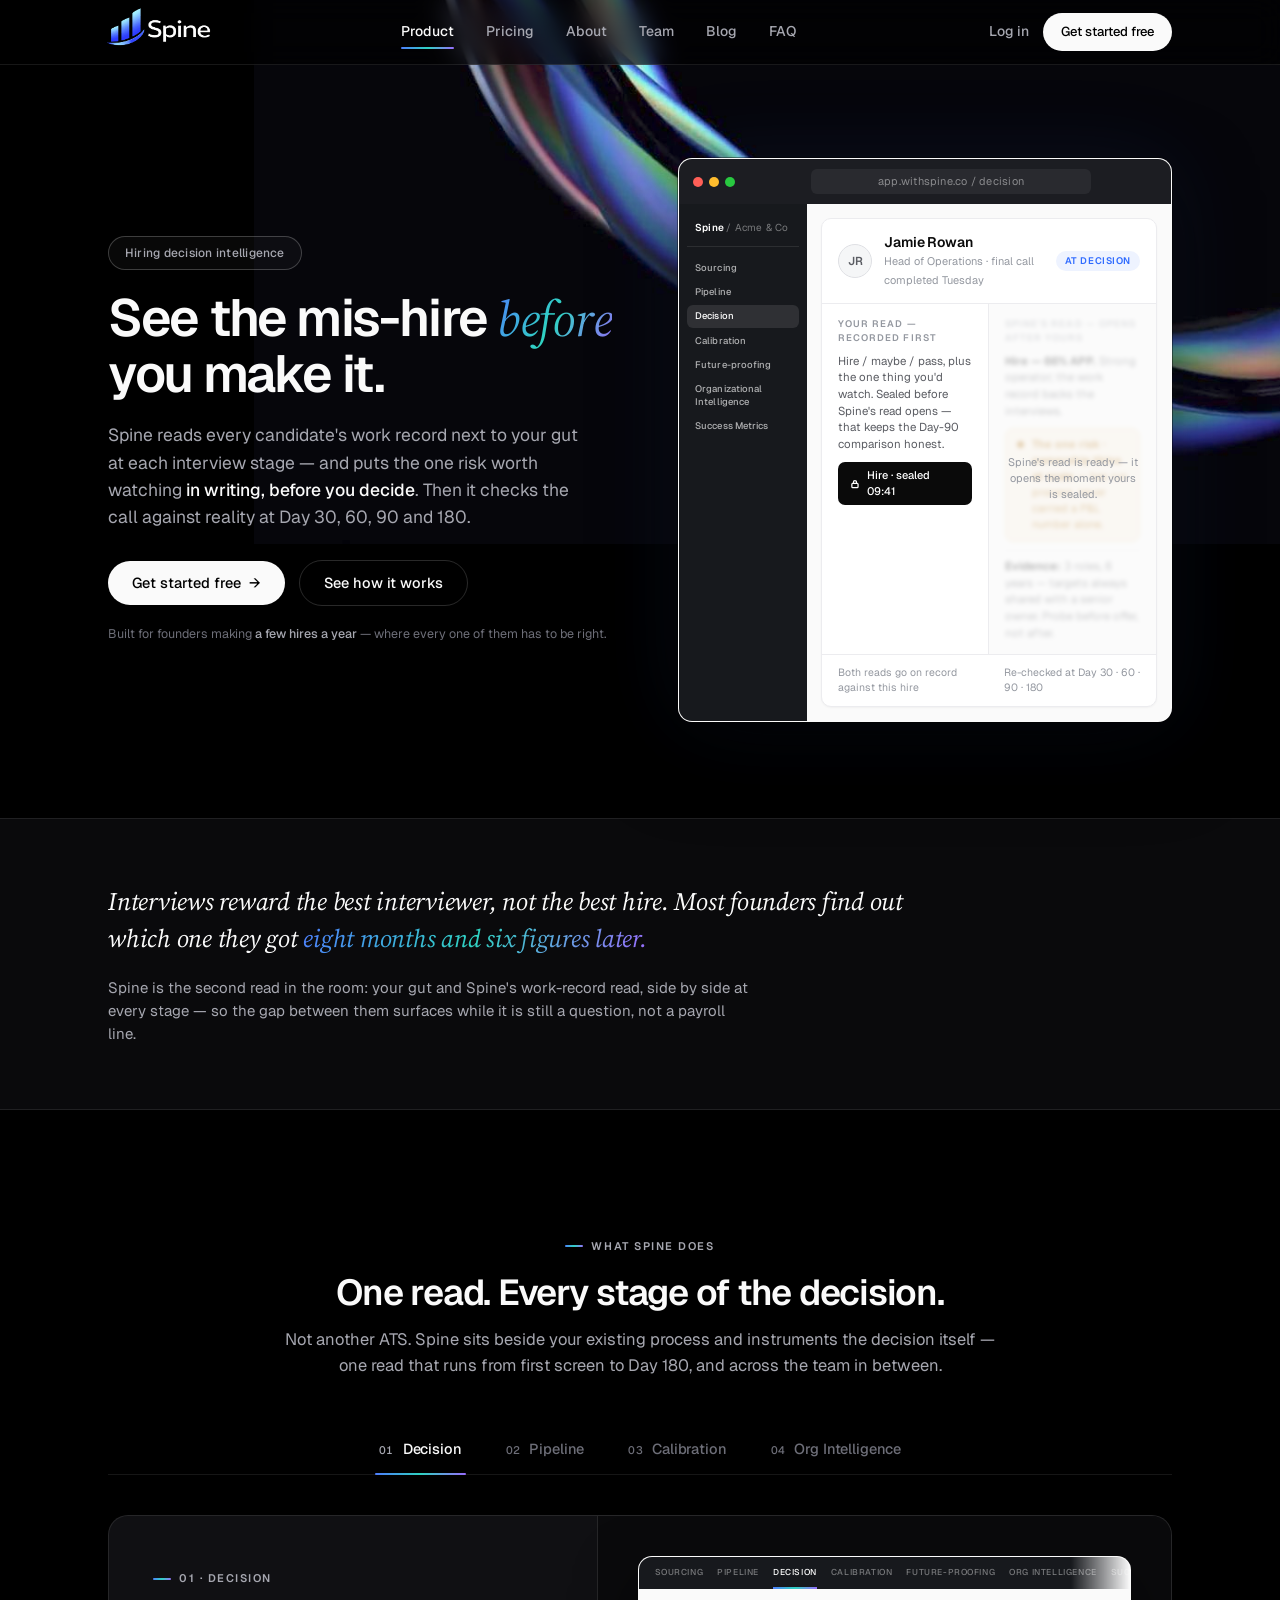
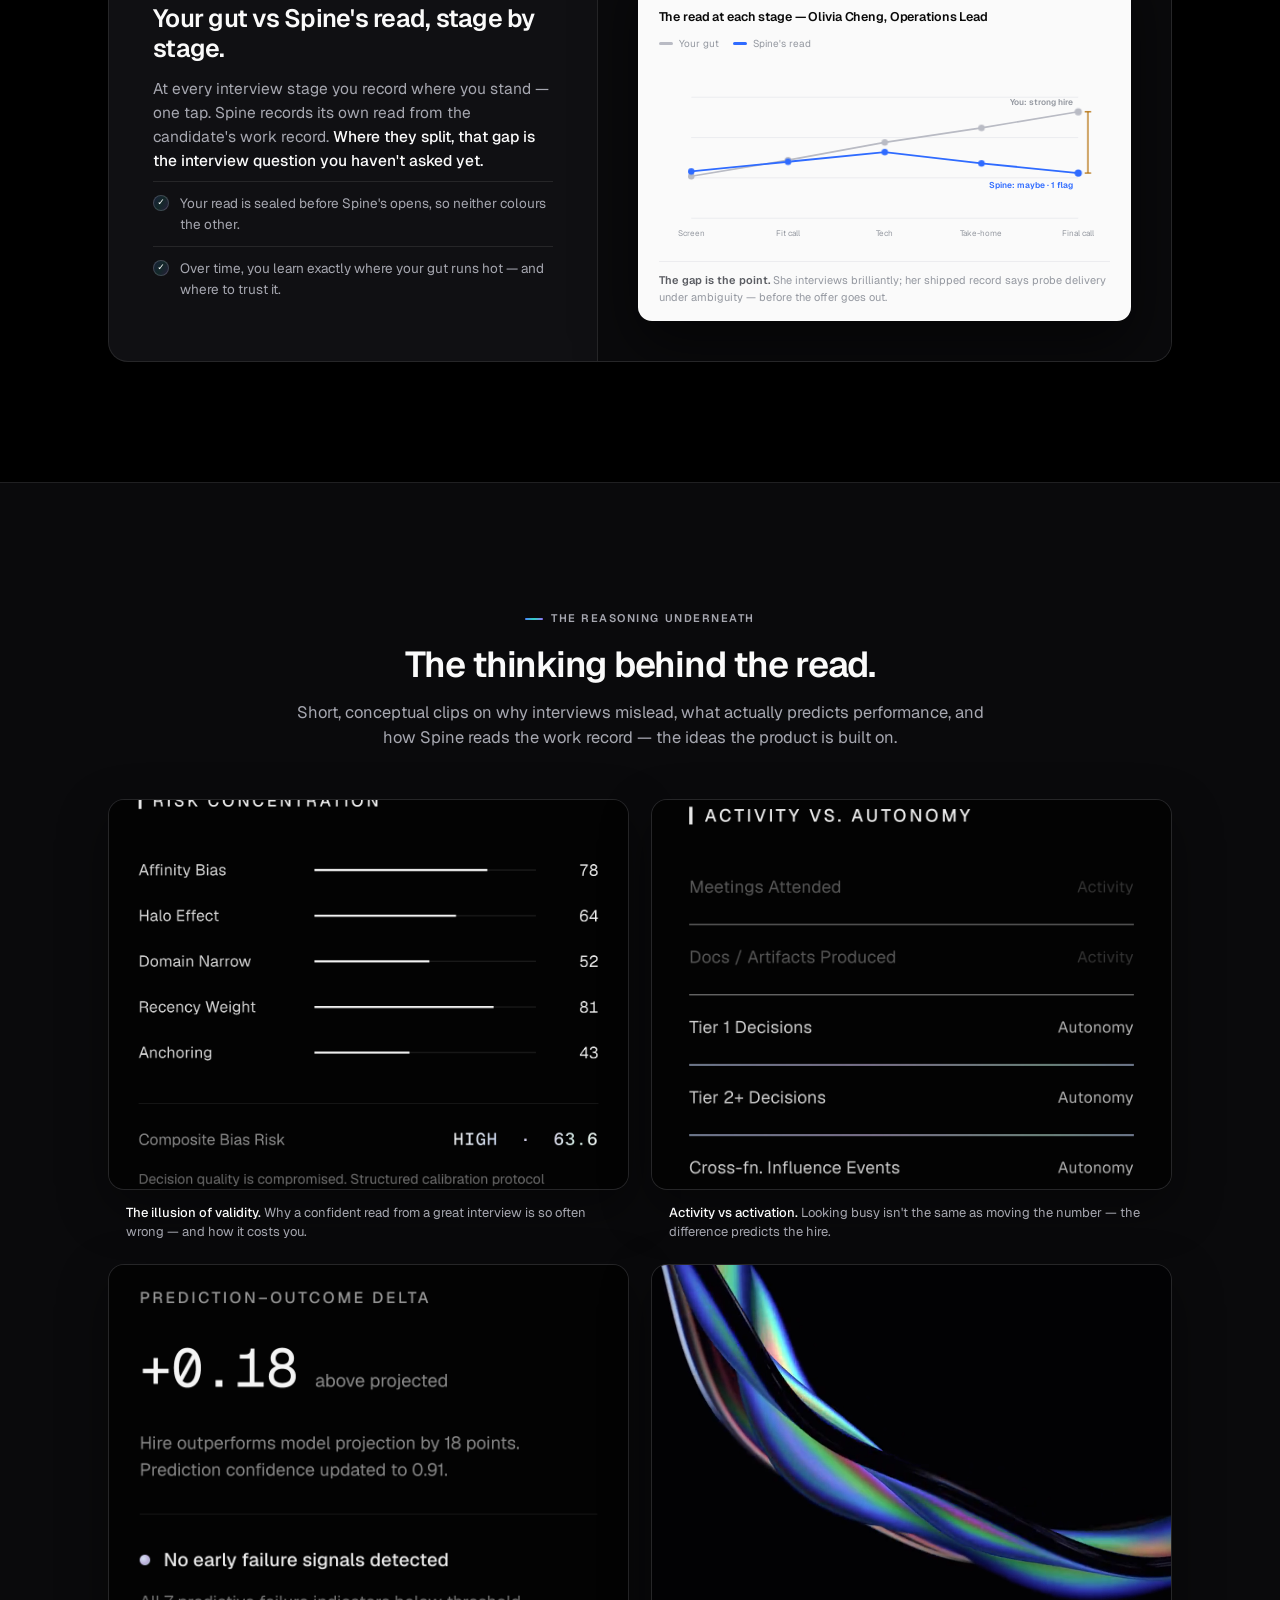
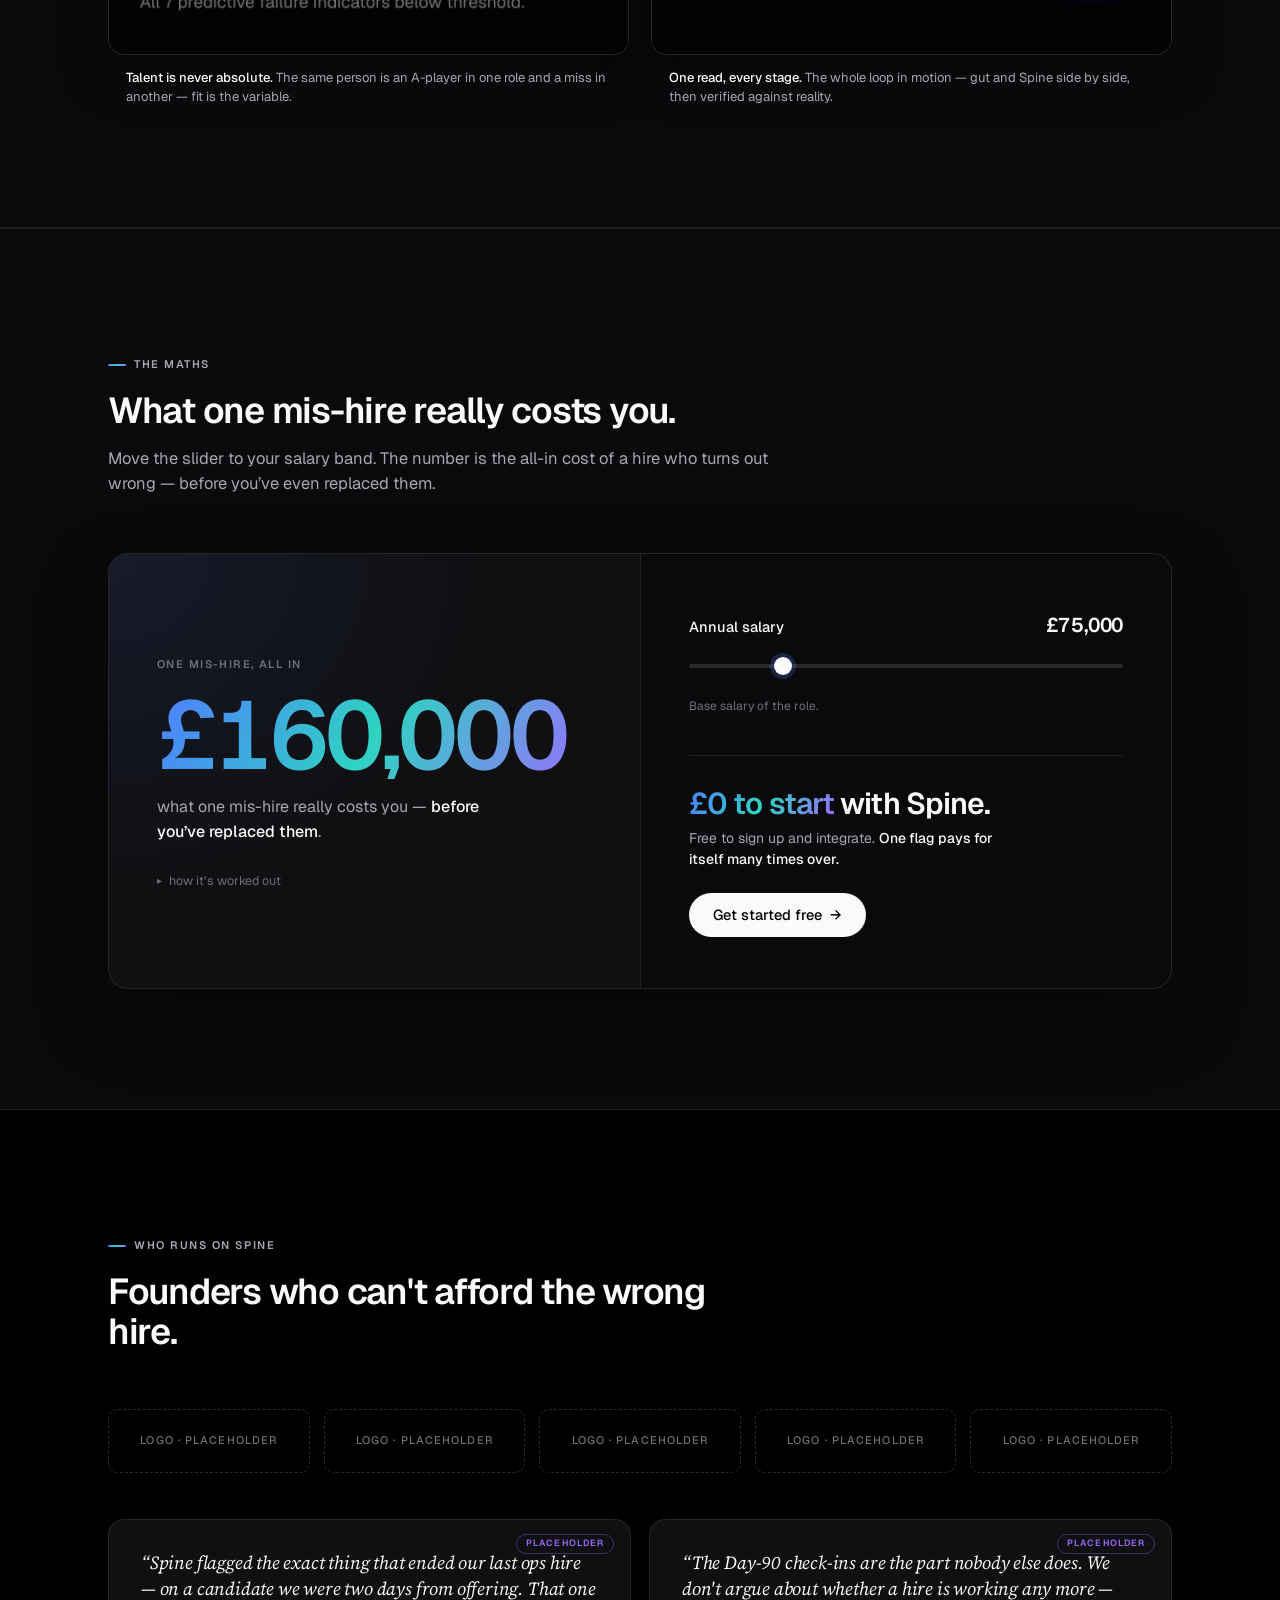
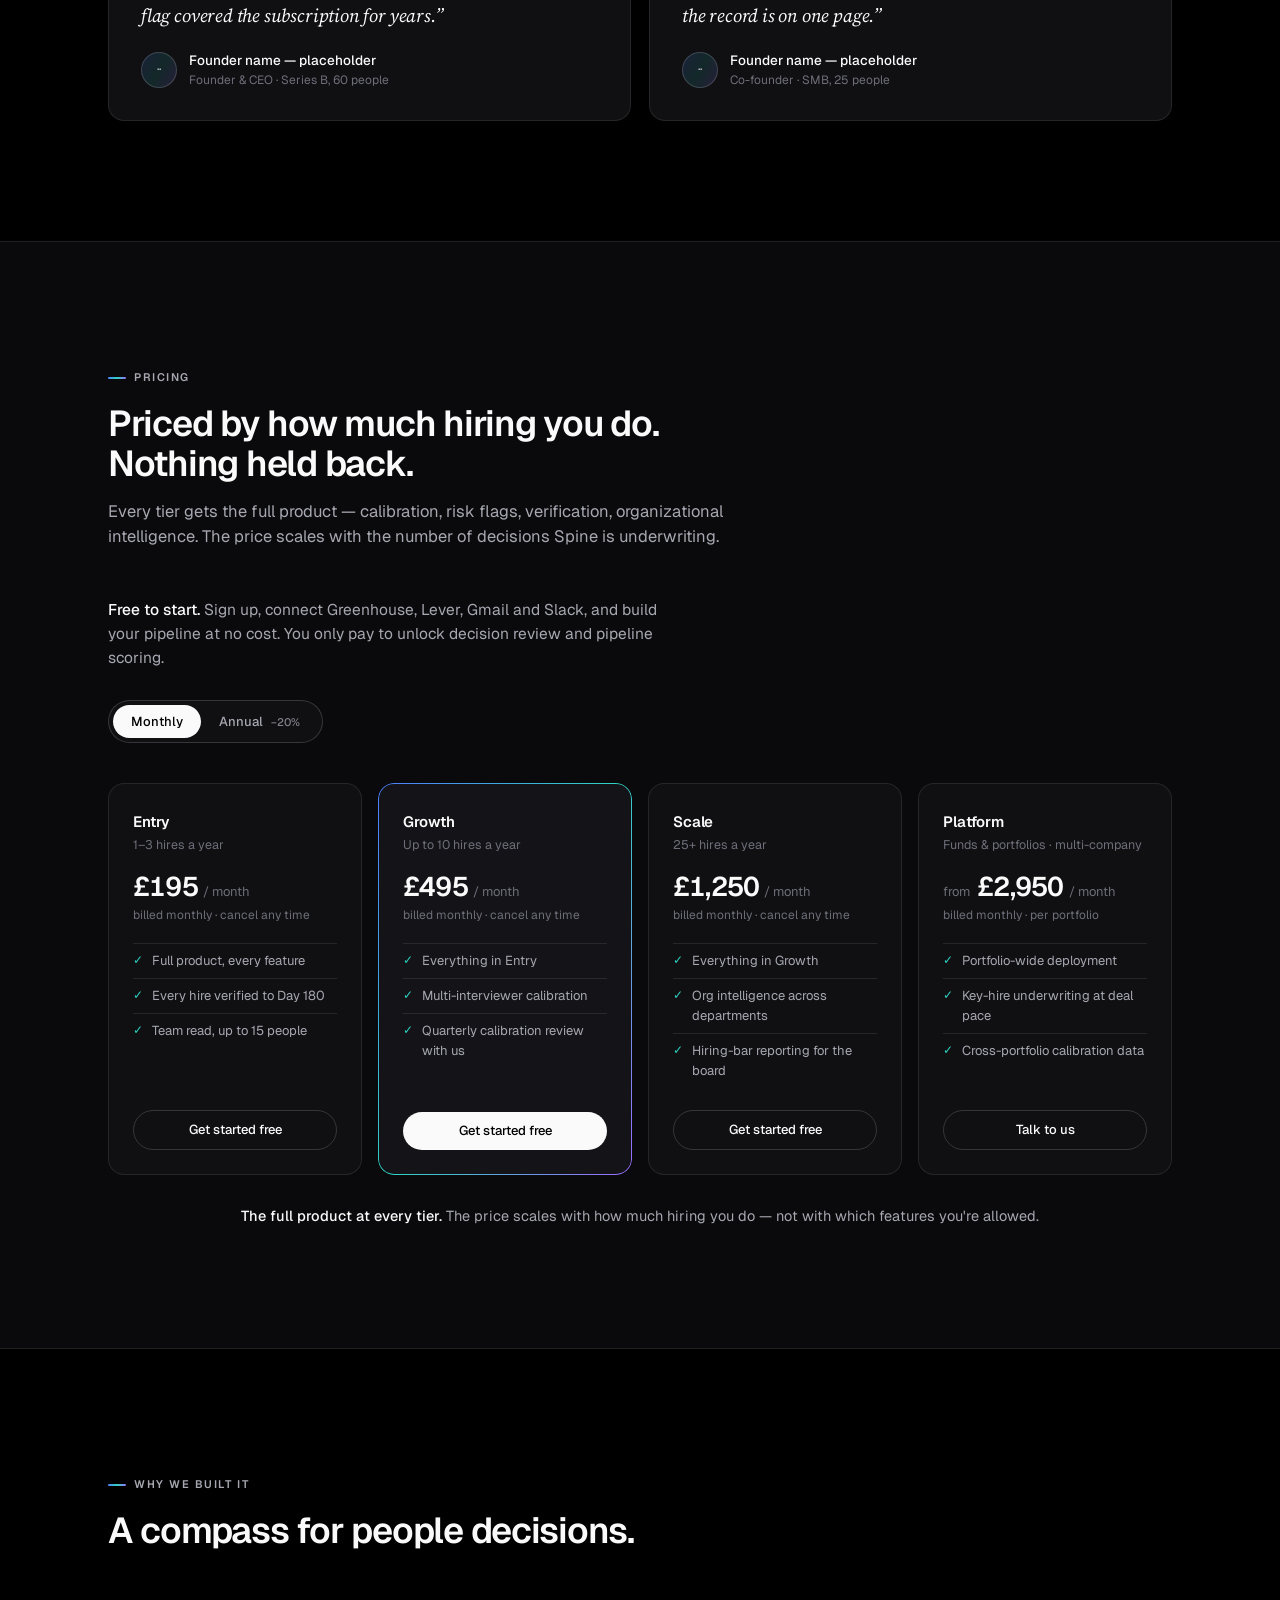
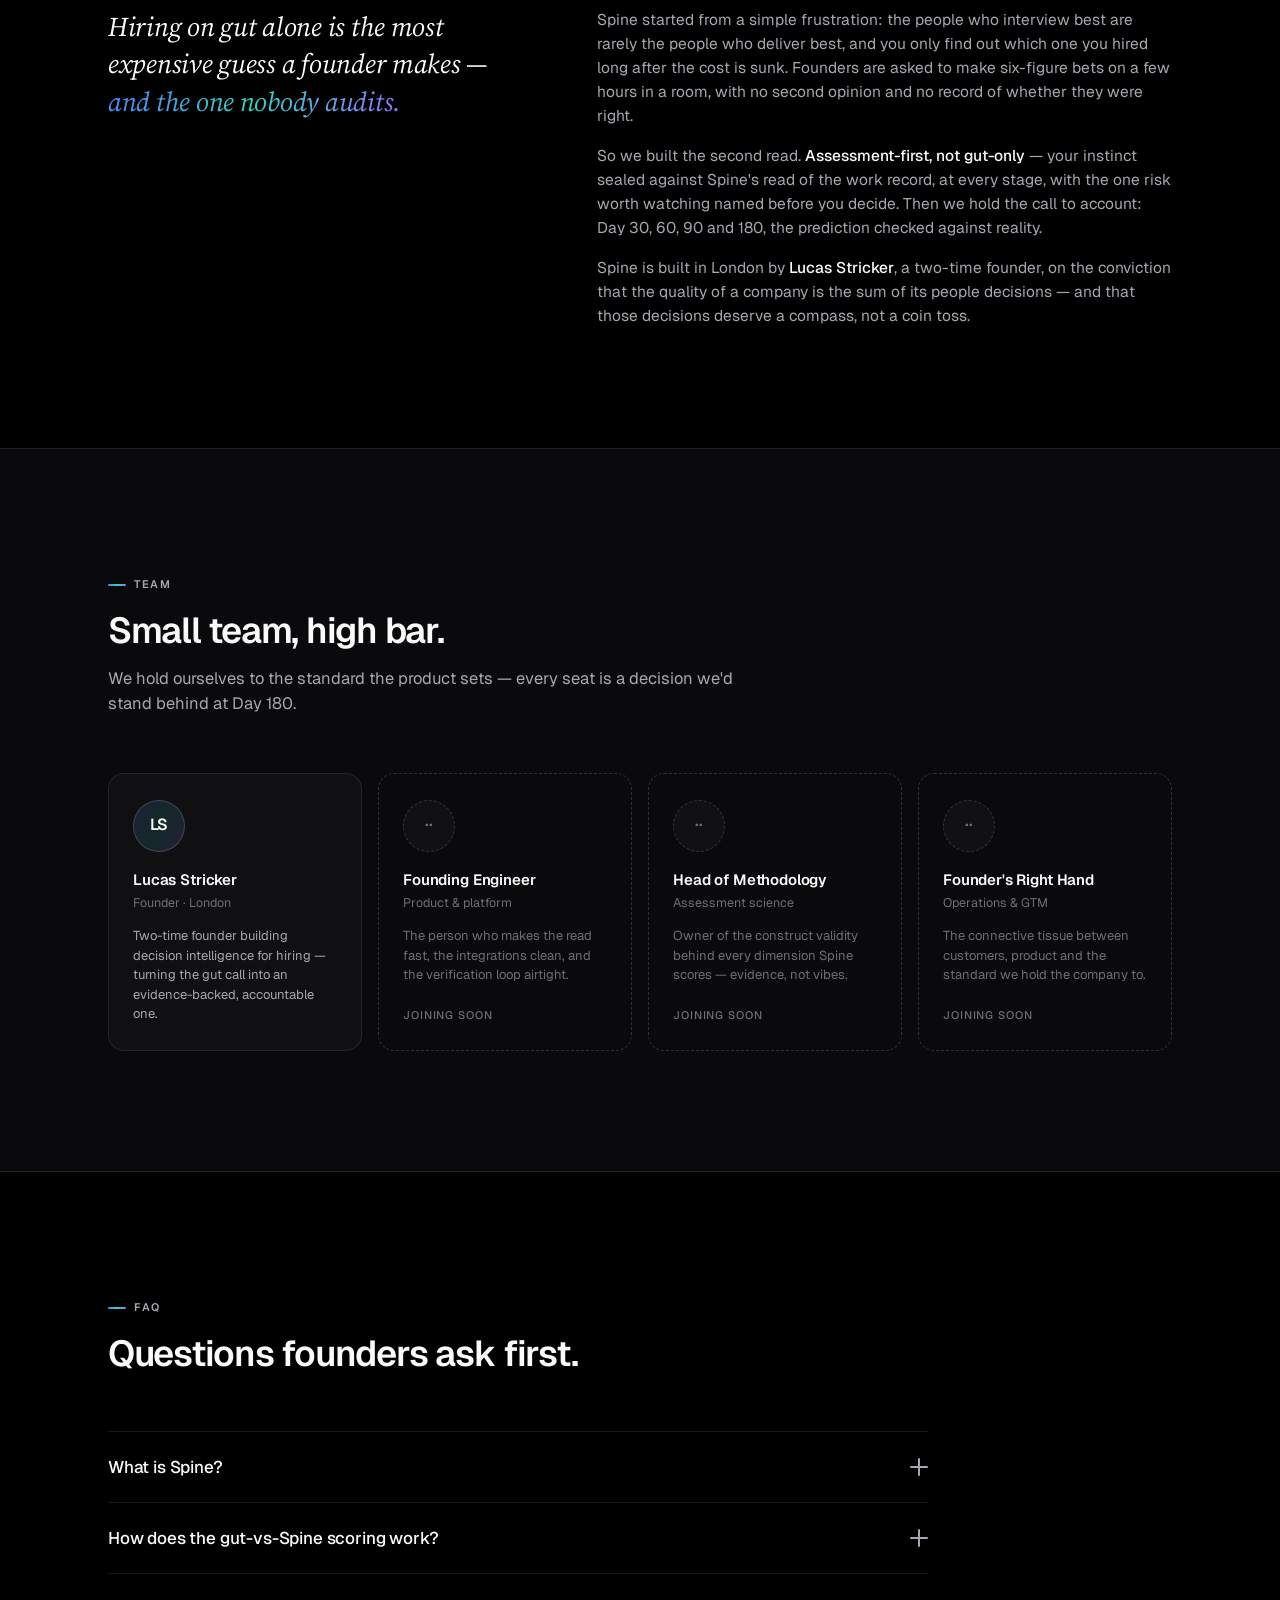
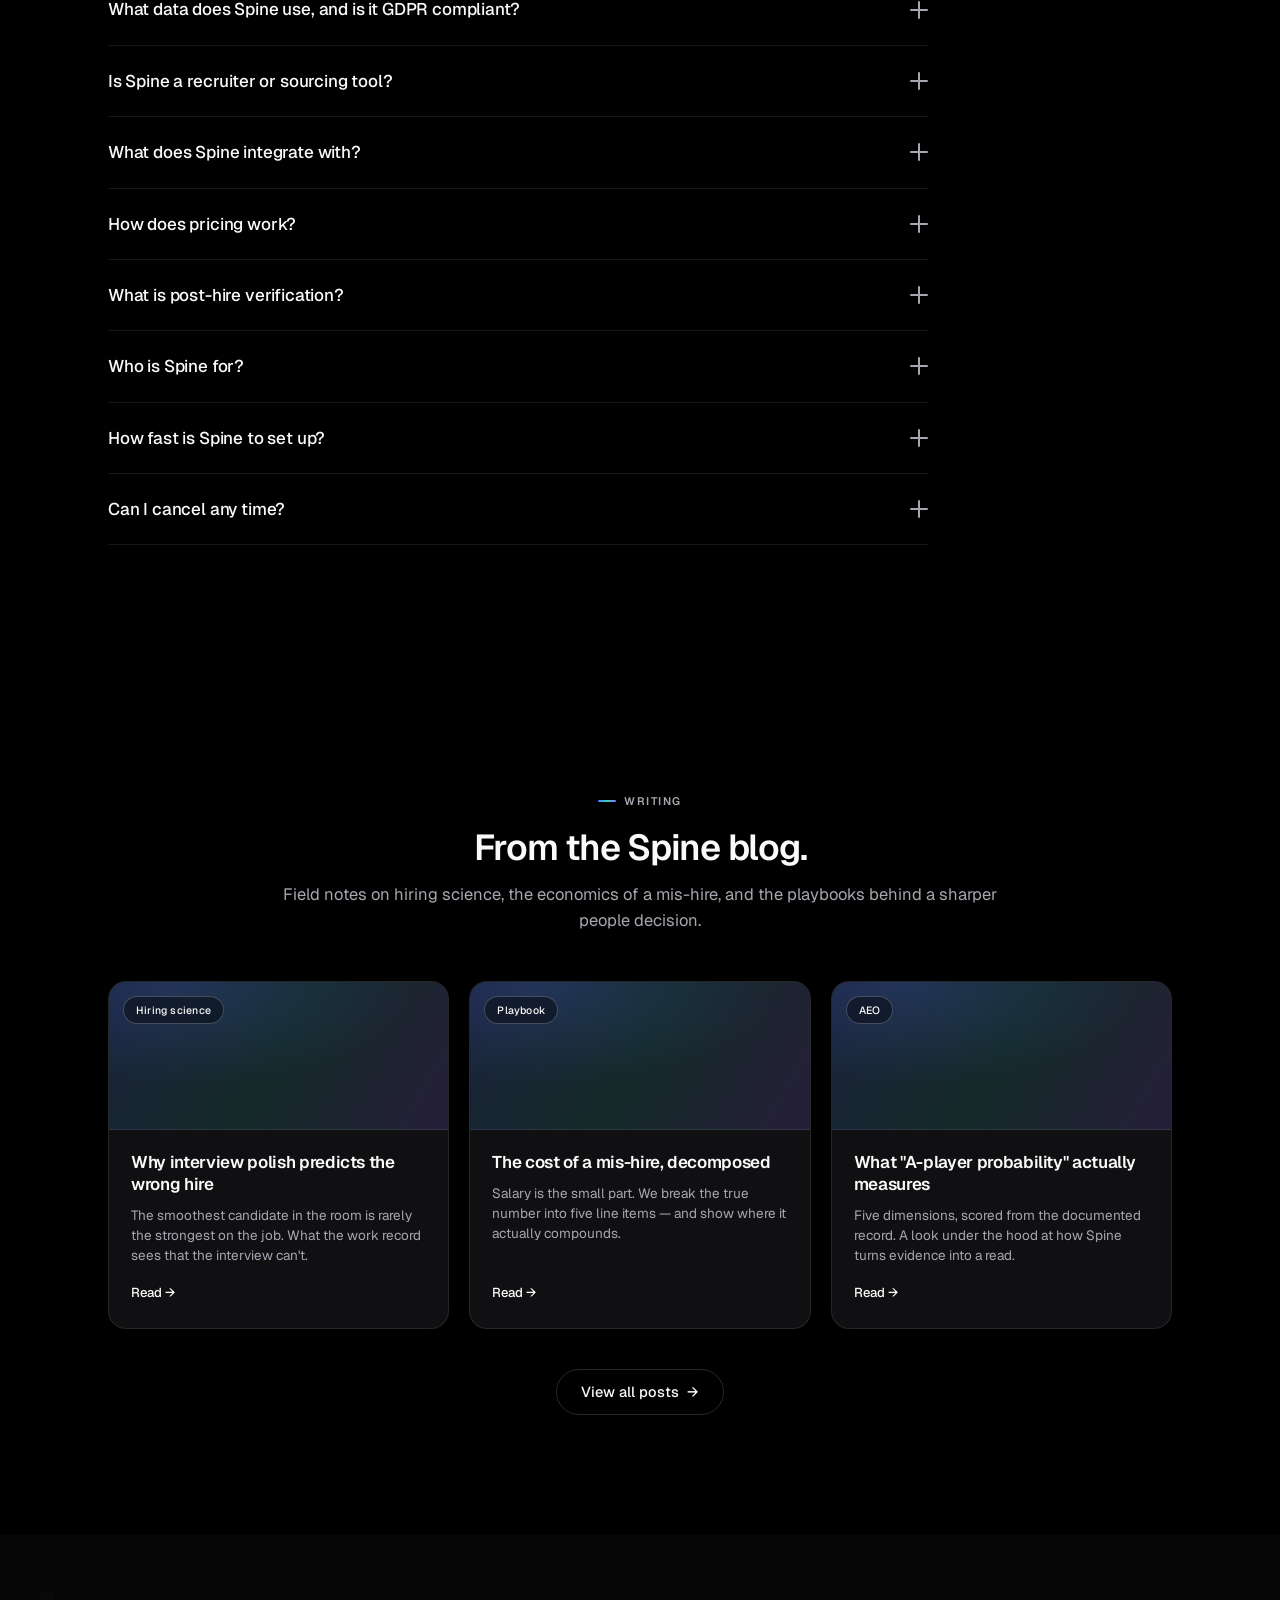
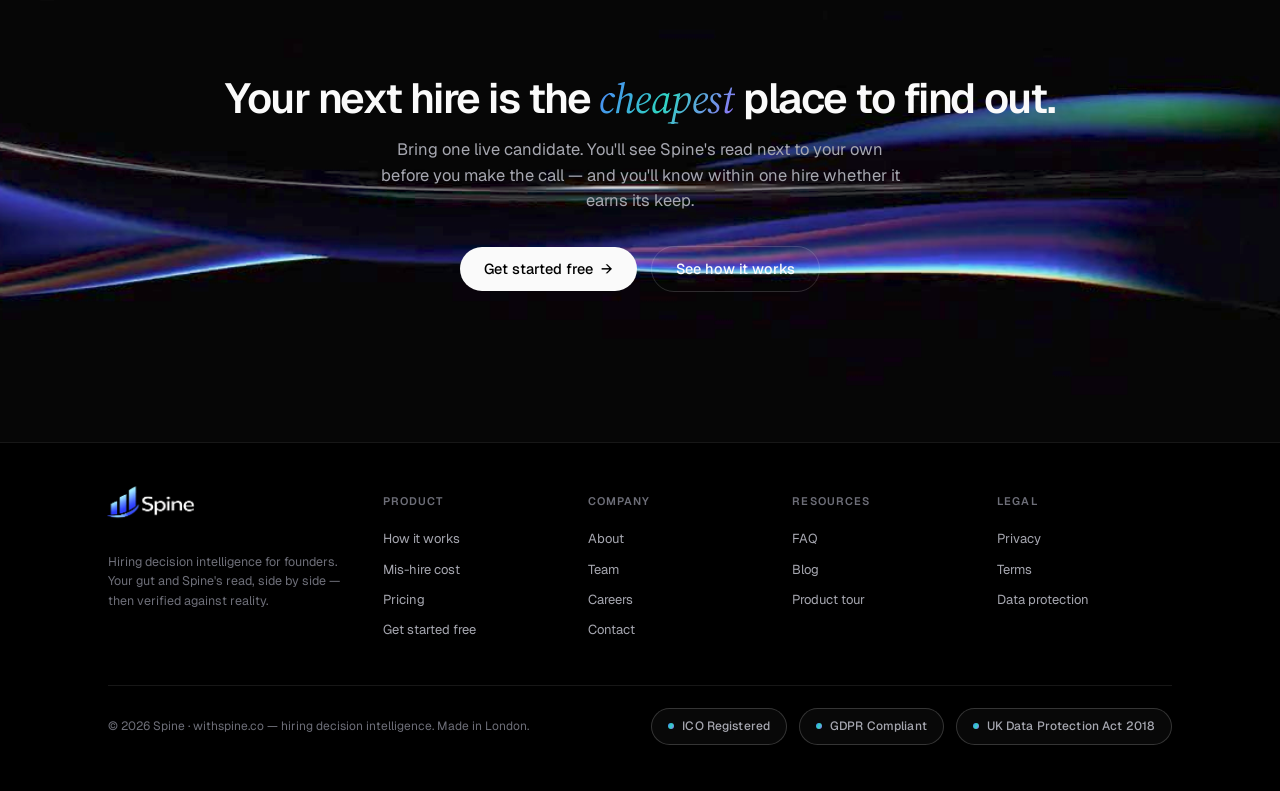
<file: index.html>
<!DOCTYPE html>
<html lang="en-GB">
<head>
<meta charset="UTF-8">
<meta name="viewport" content="width=device-width, initial-scale=1.0">
<title>Spine — See the mis-hire before you make it</title>
<meta name="description" content="Spine is hiring decision intelligence for founders. Your gut and Spine's read, side by side at every interview stage — then verified against reality at Day 30, 60, 90 and 180.">
<link rel="preconnect" href="https://fonts.googleapis.com">
<link rel="preconnect" href="https://fonts.gstatic.com" crossorigin>
<link href="https://fonts.googleapis.com/css2?family=Geist:wght@400;500;600&family=Source+Serif+4:ital,opsz,wght@1,8..60,400;1,8..60,500&display=swap" rel="stylesheet">
<link rel="stylesheet" href="assets/site.css">
<style>
/* ============================================================
   index.html PAGE-SPECIFIC styles
   Shared design system (tokens, reset, typography, nav, btn,
   ribbons, footer, .io/.rise/.anim, .sec/.fnum, badges, final)
   lives in assets/site.css. Only index-page components below.
   ============================================================ */

/* ---------- hero ---------- */
.hero{padding:158px 0 96px;position:relative;overflow:visible}
.hero-grid{display:grid;grid-template-columns:1.02fr .98fr;gap:56px;align-items:center;position:relative;z-index:1}
.hero h1{font-size:52px;line-height:1.06;margin-bottom:20px}
.hero h1 .serif-i{font-size:.96em}
.hero .sub{font-size:17.5px;color:var(--ink2);max-width:480px;margin-bottom:30px}
.hero .sub b{color:var(--ink);font-weight:500}
.hero-note{margin-top:18px;font-size:12.5px;color:var(--ink3)}
.hero-note b{color:var(--ink2);font-weight:500}


/* ---------- browser window + portal frame ---------- */
.window{background:var(--m-bg);border-radius:14px;overflow:hidden;border:1px solid var(--line2);
  box-shadow:0 0 0 1px rgba(0,0,0,.4),0 30px 80px rgba(0,0,0,.6),0 0 90px rgba(79,125,255,.10)}
.win-bar{display:flex;align-items:center;gap:10px;background:#1c1d22;padding:10px 14px}
.win-bar .dots{display:flex;gap:6px}
.win-bar .dots i{width:10px;height:10px;border-radius:50%;display:block}
.win-bar .dots i:nth-child(1){background:#ff5f57}.win-bar .dots i:nth-child(2){background:#febc2e}.win-bar .dots i:nth-child(3){background:#28c840}
.win-bar .url{flex:1;text-align:center;font-size:11px;color:rgba(255,255,255,.45);letter-spacing:.02em;
  background:rgba(255,255,255,.06);border-radius:6px;padding:4px 12px;max-width:280px;margin:0 auto}
/* portal frame: dark 7-tab rail + light body (option-h) */
.portal{display:flex;align-items:stretch;background:var(--m-bg)}
.prail{flex:none;width:128px;background:var(--m-rail);padding:12px 8px 12px;display:flex;flex-direction:column;gap:2px}
.prail .pb{font-size:10px;font-weight:600;color:#fff;letter-spacing:.02em;padding:4px 8px 10px;border-bottom:1px solid rgba(255,255,255,.09);margin-bottom:8px}
.prail .pb em{font-style:normal;color:var(--m-rail-dim);font-weight:400}
.prail a{display:block;font-size:9.5px;font-weight:500;color:var(--m-rail-text);padding:5px 8px;border-radius:6px;letter-spacing:.01em;line-height:1.3}
.prail a.on{background:rgba(255,255,255,.10);color:#fff}
.pbody{flex:1;min-width:0;padding:14px;color:var(--m-ink);font-size:13px;line-height:1.45}
/* compact tab strip for feature mockups (same 7 tabs, horizontal) */
.ptabs{display:flex;gap:14px;align-items:center;background:var(--m-rail);padding:9px 16px;white-space:nowrap;overflow:hidden;
  -webkit-mask-image:linear-gradient(90deg,#000 88%,transparent);mask-image:linear-gradient(90deg,#000 88%,transparent)}
.ptabs span{font-size:8.5px;font-weight:500;letter-spacing:.07em;text-transform:uppercase;color:var(--m-rail-dim)}
.ptabs span.on{color:#fff;position:relative}
.ptabs span.on::after{content:"";position:absolute;left:0;right:0;bottom:-9px;height:2px;background:var(--irid)}

/* ---------- shared mockup atoms (portal-faithful) ---------- */
.mcard{background:var(--m-panel);border:1px solid var(--m-line);border-radius:var(--r-md);box-shadow:0 1px 2px rgba(10,10,10,.04)}
.mcap{font-size:9.5px;font-weight:600;letter-spacing:.11em;text-transform:uppercase;color:var(--m-ink3)}
.avatar{width:34px;height:34px;min-width:34px;border-radius:50%;background:var(--m-tint);border:1px solid var(--m-line2);
  display:inline-flex;align-items:center;justify-content:center;font-size:11.5px;font-weight:600;color:var(--m-ink2);flex:none;line-height:1}
.spill{display:inline-block;border-radius:999px;font-size:9.5px;font-weight:600;letter-spacing:.06em;text-transform:uppercase;padding:3px 9px;white-space:nowrap}
.spill.green{background:var(--m-green-bg);color:var(--m-green)}
.spill.amber{background:var(--m-amber-bg);color:var(--m-amber)}
.spill.red{background:var(--m-red-bg);color:var(--m-red)}
.spill.blue{background:#eef3ff;color:var(--m-brand)}
.spill.gray{background:var(--m-tint);color:var(--m-ink3)}
/* % APP chip — matches ProbabilityChip in spine-portal */
.appchip{display:inline-block;flex:none;font-size:10px;font-weight:600;text-transform:uppercase;letter-spacing:.04em;
  border-radius:5px;padding:2px 6px;background:#eef3ff;color:var(--m-brand);white-space:nowrap}
.appchip.high{background:var(--m-green-bg);color:var(--m-green)}
/* SPINE read line — matches pipeline card anatomy */
.spineread{display:flex;gap:7px;align-items:baseline;font-size:11px;color:var(--m-ink2)}
.spineread i{font-style:normal;flex:none;font-size:8px;font-weight:600;letter-spacing:.12em;color:var(--m-ink3)}


/* ---------- HERO MOCKUP : the decision card (Decision tab) ---------- */
.dec-top{display:flex;align-items:center;gap:12px;padding:13px 16px;border-bottom:1px solid var(--m-line)}
.dec-top .ttl{flex:1;min-width:0}
.dec-top .ttl b{display:block;font-size:14px;font-weight:600;letter-spacing:-.01em}
.dec-top .ttl span{font-size:11px;color:var(--m-ink3)}
.dec-cells{display:grid;grid-template-columns:1fr 1fr}
.dec-cell{padding:13px 16px;min-height:152px}
.dec-cell:first-child{border-right:1px solid var(--m-line)}
.dec-cell .mcap{display:block;margin-bottom:8px}
.dec-cell p{font-size:11.5px;color:var(--m-ink2)}
.dec-cell p b{color:var(--m-ink);font-weight:600}
.sealchip{display:inline-flex;align-items:center;gap:7px;background:var(--m-ink);color:#fff;border-radius:7px;
  font-size:11px;font-weight:500;padding:6px 12px;margin-top:9px}
.sealchip svg{width:10px;height:10px;stroke:#fff;fill:none;stroke-width:2;stroke-linecap:round;stroke-linejoin:round}
.flagrow{display:flex;align-items:flex-start;gap:8px;margin-top:9px;background:var(--m-amber-bg);
  border:1px solid #ecd9b4;border-radius:8px;padding:8px 11px}
.flagrow .fdot{width:7px;height:7px;border-radius:50%;background:var(--m-amber);flex:none;margin-top:4px}
.flagrow p{font-size:11px;color:var(--m-amber)}
.flagrow p b{color:var(--m-amber);font-weight:600}
.evrow{font-size:10.5px;color:var(--m-ink3);margin-top:8px;border-top:1px dashed var(--m-line2);padding-top:7px}
.evrow b{color:var(--m-ink2);font-weight:600}
.dec-foot{border-top:1px solid var(--m-line);padding:10px 16px;font-size:10.5px;color:var(--m-ink3);display:flex;justify-content:space-between;align-items:center;gap:10px}
/* hero loop: 11s cycle — seal pops, spine read reveals, flag lands, evidence follows */
@keyframes h-seal{0%,6%{opacity:0;transform:translateY(6px) scale(.96)}11%,92%{opacity:1;transform:none}98%,100%{opacity:0;transform:translateY(6px) scale(.96)}}
@keyframes h-read{0%,17%{opacity:0;transform:translateY(6px)}24%,92%{opacity:1;transform:none}98%,100%{opacity:0;transform:translateY(6px)}}
@keyframes h-flag{0%,30%{opacity:0;transform:translateY(8px) scale(.95)}37%,92%{opacity:1;transform:none}98%,100%{opacity:0;transform:translateY(8px) scale(.95)}}
@keyframes h-ev{0%,42%{opacity:0;transform:translateY(6px)}49%,92%{opacity:1;transform:none}98%,100%{opacity:0;transform:translateY(6px)}}
@keyframes h-blur{0%,17%{opacity:1}24%,100%{opacity:0}}
.h-seal{animation:h-seal 11s ease-in-out infinite}
.h-read{animation:h-read 11s ease-in-out infinite}
.h-flag{animation:h-flag 11s ease-in-out infinite}
.h-ev{animation:h-ev 11s ease-in-out infinite}
.h-blurnote{animation:h-blur 11s ease-in-out infinite;position:absolute;inset:0;display:flex;align-items:center;justify-content:center;
  background:rgba(250,250,250,.72);backdrop-filter:blur(2px);font-size:11px;color:var(--m-ink3);text-align:center;padding:0 18px}
.dec-cell.rel{position:relative}


/* ---------- feature grid (index) ---------- */
.feature{display:grid;grid-template-columns:1fr 1.1fr;gap:64px;align-items:center;padding:64px 0}
.feature+.feature{border-top:1px solid var(--line)}
.feature.flip .ftext{order:2}
.feature.flip .fmedia{order:1}
.ftext h3{font-size:26px;line-height:1.18;margin-bottom:13px}
.ftext p{font-size:15.5px;color:var(--ink2);margin-bottom:10px}
.ftext p b{color:var(--ink);font-weight:500}
.ftext .pt{display:flex;gap:11px;font-size:14px;color:var(--ink2);padding:9px 0;border-top:1px solid var(--line);margin-top:6px}
.ftext .pt:first-of-type{margin-top:18px}
.ftext .pt i{font-style:normal;flex:none;width:16px;height:16px;border-radius:50%;background:var(--irid-soft);
  border:1px solid var(--line2);display:inline-flex;align-items:center;justify-content:center;font-size:9px;color:var(--ink);margin-top:2px}
/* feature mockup shells */
.fshell{background:var(--m-bg);border-radius:14px;border:1px solid var(--line2);overflow:hidden;
  box-shadow:0 24px 60px rgba(0,0,0,.55);color:var(--m-ink);font-size:13px}

/* ---------- FEATURE A : the read at each stage (Decision tab) ---------- */
.chartpad{padding:18px 20px 14px}
.chartpad .chead{display:flex;justify-content:space-between;align-items:baseline;margin-bottom:14px;gap:10px;flex-wrap:wrap}
.chartpad .chead b{font-size:12.5px;font-weight:600;color:var(--m-ink);letter-spacing:-.01em}
.chartpad .legend{display:flex;gap:14px;font-size:10px;color:var(--m-ink3)}
.chartpad .legend span{display:inline-flex;align-items:center;gap:6px}
.chartpad .legend i{width:14px;height:2.5px;border-radius:2px;display:inline-block}
.chartpad .legend i.you{background:#b9bbc4}
.chartpad .legend i.spn{background:var(--m-brand)}
.cal-svg{width:100%;height:auto;display:block}
.cal-svg .grid{stroke:#e8e9ed;stroke-width:1}
.cal-svg .lbl{font-family:"Geist",sans-serif;font-size:10px;fill:#9498a0}
.cal-svg .val{font-family:"Geist",sans-serif;font-size:10.5px;font-weight:600}
.cal-svg .line-you{stroke:#b9bbc4;stroke-width:2;fill:none;stroke-linecap:round}
.cal-svg .line-spn{stroke:#2f6bff;stroke-width:2.25;fill:none;stroke-linecap:round}
.cal-svg circle{transform-box:fill-box;transform-origin:center}
.line-you,.line-spn{stroke-dasharray:620;stroke-dashoffset:620}
.inview .line-you{animation:draw 1.5s .25s cubic-bezier(.4,0,.2,1) forwards}
.inview .line-spn{animation:draw 1.5s .55s cubic-bezier(.4,0,.2,1) forwards}
@keyframes draw{to{stroke-dashoffset:0}}
.cal-svg .dot{opacity:0;transform:scale(.2)}
.inview .cal-svg .dot{animation:pop .45s cubic-bezier(.34,1.56,.64,1) forwards}
.inview .cal-svg .dot.p1{animation-delay:.5s}.inview .cal-svg .dot.p2{animation-delay:.75s}
.inview .cal-svg .dot.p3{animation-delay:1s}.inview .cal-svg .dot.p4{animation-delay:1.25s}
.inview .cal-svg .dot.p5{animation-delay:1.55s}
@keyframes pop{to{opacity:1;transform:scale(1)}}
.gapnote{opacity:0;transform:translateY(8px)}
.inview .gapnote{animation:fadeup .6s 2s cubic-bezier(.2,.7,.2,1) forwards}
@keyframes fadeup{to{opacity:1;transform:none}}
.gap-pulse{transform-box:fill-box;transform-origin:center}
.inview .gap-pulse{animation:gpulse 3s 2.4s ease-in-out infinite}
@keyframes gpulse{0%,100%{opacity:.5;transform:scale(1)}50%{opacity:1;transform:scale(1.5)}}
.chart-foot{margin-top:10px;border-top:1px solid var(--m-line);padding-top:10px;font-size:11px;color:var(--m-ink3)}
.chart-foot b{color:var(--m-ink2);font-weight:600}

/* ---------- FEATURE B : candidate card + flag (Pipeline tab) ---------- */
.ath-top{display:flex;align-items:center;gap:12px;padding:14px 18px;border-bottom:1px solid var(--m-line);background:var(--m-panel)}
.ath-top .ttl{flex:1;min-width:0}
.ath-top .ttl b{display:block;font-size:14.5px;font-weight:600;letter-spacing:-.01em}
.ath-top .ttl span{font-size:11px;color:var(--m-ink3)}
.ath-top .app{text-align:right;flex:none}
.ath-top .app .appchip{font-size:12px;padding:3px 8px}
.ath-top .app em{display:block;font-style:normal;font-size:8px;letter-spacing:.08em;color:var(--m-ink3);text-transform:uppercase;margin-top:3px}
.ath-read{padding:10px 18px;background:var(--m-panel);border-bottom:1px solid var(--m-line)}
.ath-dims{padding:6px 18px;background:var(--m-panel)}
.dimline{display:flex;align-items:center;gap:10px;padding:7px 0;border-bottom:1px solid var(--m-line);font-size:11.5px}
.dimline:last-child{border-bottom:none}
.dimline p{flex:1;color:var(--m-ink)}
.dimline p em{font-style:normal;color:var(--m-ink3);font-size:10.5px}
/* the flag flips from "checking" to Limited, then evidence drawer slides in — 9s loop */
.flip-wrap{position:relative;width:84px;height:20px;flex:none}
.flip-wrap .spill{position:absolute;right:0;top:0}
@keyframes f-old{0%,38%{opacity:1;transform:none}44%,92%{opacity:0;transform:translateY(-5px)}97%,100%{opacity:1;transform:none}}
@keyframes f-new{0%,38%{opacity:0;transform:translateY(6px) scale(.92)}45%,92%{opacity:1;transform:none}97%,100%{opacity:0;transform:translateY(6px) scale(.92)}}
.f-old{animation:f-old 9s ease-in-out infinite}
.f-new{animation:f-new 9s ease-in-out infinite}
.ath-ev{overflow:hidden;background:var(--m-amber-bg);border-top:1px solid #ecd9b4}
.ath-ev-in{padding:11px 18px;display:flex;gap:9px;align-items:flex-start}
.ath-ev .fdot{width:7px;height:7px;border-radius:50%;background:var(--m-amber);flex:none;margin-top:5px}
.ath-ev p{font-size:11.5px;color:var(--m-amber)}
.ath-ev p b{font-weight:600}
.ath-ev p .src{display:block;font-size:10px;color:#8a6a2a;margin-top:3px}
@keyframes ev-in{0%,46%{opacity:0;transform:translateY(10px)}53%,92%{opacity:1;transform:none}97%,100%{opacity:0;transform:translateY(10px)}}
.ev-in{animation:ev-in 9s ease-in-out infinite}
.ath-foot{padding:10px 18px;background:var(--m-panel);border-top:1px solid var(--m-line);font-size:10.5px;color:var(--m-ink3)}
.ath-foot b{color:var(--m-ink2);font-weight:600}

/* ---------- FEATURE C : post-hire check-ins (Calibration tab) ---------- */
.veri{padding:20px 22px 18px}
.veri .vhead{display:flex;justify-content:space-between;align-items:center;gap:12px;margin-bottom:24px}
.veri .vhead .who{display:flex;align-items:center;gap:11px;min-width:0}
.veri .vhead .who b{display:block;font-size:13.5px;font-weight:600}
.veri .vhead .who span:not(.avatar){display:block;font-size:11px;color:var(--m-ink3)}
.track{display:flex;align-items:flex-start;margin:6px 0 4px}
.tnode{display:flex;flex-direction:column;align-items:center;gap:8px;width:64px;flex:none}
.tnode .td{width:14px;height:14px;border-radius:50%;background:var(--m-panel);border:2.5px solid var(--m-line2);position:relative;z-index:1}
.tnode .tl{font-size:9px;font-weight:600;letter-spacing:.07em;text-transform:uppercase;color:var(--m-ink3);text-align:center}
.tnode .tl em{display:block;font-style:normal;font-weight:500;letter-spacing:0;text-transform:none;font-size:9.5px;margin-top:1px;color:var(--m-ink3)}
.tseg{flex:1;height:2.5px;background:var(--m-line2);margin-top:6px;position:relative;overflow:hidden}
.tseg i{position:absolute;inset:0;transform:scaleX(0);transform-origin:left}
/* 12s loop: segments fill, statuses pop, verdict stamps at the end */
.v-seg1 i{background:var(--m-green);animation:vseg1 12s ease-in-out infinite}
.v-seg2 i{background:var(--m-green);animation:vseg2 12s ease-in-out infinite}
.v-seg3 i{background:var(--m-amber);animation:vseg3 12s ease-in-out infinite}
@keyframes vseg1{0%,8%{transform:scaleX(0)}18%,94%{transform:scaleX(1)}98%,100%{transform:scaleX(0)}}
@keyframes vseg2{0%,24%{transform:scaleX(0)}34%,94%{transform:scaleX(1)}98%,100%{transform:scaleX(0)}}
@keyframes vseg3{0%,40%{transform:scaleX(0)}50%,94%{transform:scaleX(1)}98%,100%{transform:scaleX(0)}}
.tnode .td.g{border-color:var(--m-green)} .tnode .td.a{border-color:var(--m-amber)}
.tnode .td i{position:absolute;inset:2px;border-radius:50%;opacity:0;transform:scale(.3)}
.tnode .td.g i{background:var(--m-green)} .tnode .td.a i{background:var(--m-amber)}
.tnode .tl em.g{color:var(--m-green)} .tnode .tl em.a{color:var(--m-amber)}
@keyframes vd0{0%,2%{opacity:0;transform:scale(.3)}7%,94%{opacity:1;transform:scale(1)}98%,100%{opacity:0;transform:scale(.3)}}
@keyframes vd1{0%,17%{opacity:0;transform:scale(.3)}22%,94%{opacity:1;transform:scale(1)}98%,100%{opacity:0;transform:scale(.3)}}
@keyframes vd2{0%,33%{opacity:0;transform:scale(.3)}38%,94%{opacity:1;transform:scale(1)}98%,100%{opacity:0;transform:scale(.3)}}
@keyframes vd3{0%,49%{opacity:0;transform:scale(.3)}54%,94%{opacity:1;transform:scale(1)}98%,100%{opacity:0;transform:scale(.3)}}
.v-d0 i{animation:vd0 12s ease-in-out infinite}
.v-d1 i{animation:vd1 12s ease-in-out infinite}
.v-d2 i{animation:vd2 12s ease-in-out infinite}
.v-d3 i{animation:vd3 12s ease-in-out infinite}
.verdict{margin-top:20px;border:1px solid #cfe5d8;background:var(--m-green-bg);border-radius:10px;
  padding:12px 16px;display:flex;gap:12px;align-items:flex-start;opacity:0;transform:translateY(10px) scale(.97)}
.verdict .vstamp{flex:none;font-size:10px;font-weight:600;letter-spacing:.1em;text-transform:uppercase;color:var(--m-green);
  border:1.5px solid var(--m-green);border-radius:6px;padding:3px 9px;transform:rotate(-2deg)}
.verdict p{font-size:11.5px;color:var(--m-green)}
.verdict p b{font-weight:600}
@keyframes verd{0%,55%{opacity:0;transform:translateY(10px) scale(.97)}62%,94%{opacity:1;transform:none}98%,100%{opacity:0;transform:translateY(10px) scale(.97)}}
.v-verd{animation:verd 12s ease-in-out infinite}
.veri-foot{margin-top:14px;border-top:1px solid var(--m-line);padding-top:10px;font-size:11px;color:var(--m-ink3)}
.veri-foot b{color:var(--m-ink2);font-weight:600}

/* ---------- FEATURE D : organizational intelligence ---------- */
.teamg{padding:16px 18px 16px}
.teamg .ghead{display:flex;justify-content:space-between;align-items:baseline;margin-bottom:12px;padding:0 2px}
.teamg .ghead b{font-size:12.5px;font-weight:600}
.teamg .ghead span{font-size:10px;color:var(--m-ink3)}
/* tiny org tree: founder node, connector, grid */
.orgtop{display:flex;justify-content:center;margin-bottom:0}
.orgnode{display:inline-flex;align-items:center;gap:8px;background:var(--m-panel);border:1px solid var(--m-line2);border-radius:10px;padding:7px 13px;box-shadow:0 1px 2px rgba(10,10,10,.04)}
.orgnode .avatar{width:24px;height:24px;min-width:24px;font-size:8.5px}
.orgnode b{font-size:11px;font-weight:600;display:block;line-height:1.2}
.orgnode span{font-size:9.5px;color:var(--m-ink3);display:block}
.orgline{height:14px;width:1.5px;background:var(--m-line2);margin:0 auto}
.orgbar{height:1.5px;background:var(--m-line2);margin:0 11% 14px}
.tg{display:grid;grid-template-columns:1fr 1fr;gap:10px}
.tg .person{background:var(--m-panel);border:1px solid var(--m-line);border-radius:10px;padding:11px 13px;
  box-shadow:0 1px 2px rgba(10,10,10,.04);position:relative}
.tg .nm{display:flex;align-items:center;gap:9px;margin-bottom:8px}
.tg .nm .avatar{width:27px;height:27px;min-width:27px;font-size:9.5px}
.tg .nm b{font-size:12px;font-weight:600;display:block;line-height:1.2}
.tg .nm span:not(.avatar){font-size:10px;color:var(--m-ink3);display:block}
.tg .pbs{position:absolute;top:9px;right:11px;font-size:7.5px;font-weight:600;letter-spacing:.08em;text-transform:uppercase;color:var(--m-brand)}
.tg .read{font-size:10.5px;color:var(--m-ink2);min-height:30px}
.tg .person .spill{margin-top:7px;opacity:0;transform:translateY(5px) scale(.94)}
@keyframes tspill{0%{opacity:0;transform:translateY(5px) scale(.94)}8%,90%{opacity:1;transform:none}97%,100%{opacity:0;transform:translateY(5px) scale(.94)}}
.t-s1{animation:tspill 10s 0s ease-in-out infinite}
.t-s2{animation:tspill 10s .5s ease-in-out infinite}
.t-s3{animation:tspill 10s 1s ease-in-out infinite}
.t-s4{animation:tspill 10s 1.5s ease-in-out infinite}
.teamg .gfoot{display:flex;gap:14px;margin-top:14px;border-top:1px solid var(--m-line);padding-top:12px}
.teamg .gfoot div{flex:1}
.teamg .gfoot b{display:block;font-size:16px;font-weight:600;letter-spacing:-.02em}
.teamg .gfoot b.am{color:var(--m-amber)} .teamg .gfoot b.gr{color:var(--m-green)}
.teamg .gfoot span{font-size:9px;letter-spacing:.08em;text-transform:uppercase;color:var(--m-ink3)}


/* ---------- social proof ---------- */
.logo-row{display:grid;grid-template-columns:repeat(5,1fr);gap:14px;margin-bottom:46px}
.logo-slot{border:1px dashed var(--line2);border-radius:10px;height:64px;display:flex;align-items:center;justify-content:center;
  color:var(--ink3);font-size:11px;letter-spacing:.1em;text-transform:uppercase;font-weight:500}
.quotes{display:grid;grid-template-columns:1fr 1fr;gap:18px}
.quote{background:var(--panel);border:1px solid var(--line);border-radius:var(--r-lg);padding:30px 32px;position:relative}
.quote .ph{position:absolute;top:14px;right:16px;font-size:9px;font-weight:600;letter-spacing:.12em;color:var(--violet);
  border:1px solid rgba(154,107,255,.35);border-radius:999px;padding:2px 9px;text-transform:uppercase}
.quote p{font-family:var(--serif);font-style:italic;font-size:18.5px;line-height:1.45;color:var(--ink);margin-bottom:20px;letter-spacing:-.01em}
.quote .who{display:flex;align-items:center;gap:12px}
.quote .who .qa{width:36px;height:36px;border-radius:50%;background:var(--irid-soft);border:1px solid var(--line2);
  display:flex;align-items:center;justify-content:center;font-size:11px;font-weight:600;color:var(--ink2)}
.quote .who b{display:block;font-size:13.5px;font-weight:500;color:var(--ink)}
.quote .who span{display:block;font-size:12px;color:var(--ink3)}

/* ---------- pricing ---------- */
.bill-toggle{display:inline-flex;align-items:center;border:1px solid var(--line2);border-radius:999px;padding:4px;margin-bottom:40px;background:var(--panel)}
.bill-toggle button{border:none;background:transparent;color:var(--ink2);font-size:13px;font-weight:500;border-radius:999px;padding:8px 18px;transition:color .2s ease}
.bill-toggle button.on{background:#fafafa;color:#000}
.bill-toggle button em{font-style:normal;font-size:11px;opacity:.75;margin-left:5px}
.tiers{display:grid;grid-template-columns:repeat(4,1fr);gap:16px;align-items:stretch}
.tier{background:var(--panel);border:1px solid var(--line);border-radius:var(--r-lg);padding:26px 24px 24px;
  display:flex;flex-direction:column;position:relative;transition:transform .2s cubic-bezier(.2,.7,.2,1),border-color .2s ease}
.tier:hover{transform:translateY(-3px);border-color:var(--line2)}
.tier.hot{background:var(--panel2);border-color:transparent;background-clip:padding-box}
.tier.hot::before{content:"";position:absolute;inset:-1px;border-radius:var(--r-lg);padding:1px;background:var(--irid);
  -webkit-mask:linear-gradient(#000 0 0) content-box,linear-gradient(#000 0 0);-webkit-mask-composite:xor;mask-composite:exclude;pointer-events:none}
.tier .tname{font-size:15px;font-weight:600;letter-spacing:-.01em;margin-bottom:2px}
.tier .tfor{font-size:12.5px;color:var(--ink3);margin-bottom:18px}
.tier .tprice{font-size:27px;font-weight:600;letter-spacing:-.03em;line-height:1.05;font-variant-numeric:tabular-nums}
.tier .tprice em{font-style:normal;font-size:13px;font-weight:400;color:var(--ink3);letter-spacing:0}
.tier .tprice .pfx{font-size:13px;font-weight:400;color:var(--ink3);letter-spacing:0;margin-right:2px}
.tier .tsub{font-size:12px;color:var(--ink3);margin:5px 0 18px;min-height:18px}
.tier ul{list-style:none;margin-bottom:22px}
.tier li{font-size:13px;color:var(--ink2);padding:7px 0;border-top:1px solid var(--line);display:flex;gap:9px}
.tier li i{font-style:normal;color:var(--teal);flex:none;font-size:12px}
.tier .btn{margin-top:auto;justify-content:center}
.tiers-tag{text-align:center;font-size:14.5px;color:var(--ink2);margin-top:30px}
.tiers-tag b{color:var(--ink);font-weight:500}
/* free-to-start lead-in above the tiers */
.price-lead{font-size:15.5px;color:var(--ink2);max-width:560px;margin:-8px 0 30px}
.price-lead b{color:var(--ink);font-weight:500}

/* ---------- feature video frame (walkthrough demos) ---------- */
.vidframe{position:relative;background:var(--m-rail);border-radius:14px;border:1px solid var(--line2);overflow:hidden;
  box-shadow:0 24px 60px rgba(0,0,0,.55),0 0 90px rgba(79,125,255,.08)}
.vidframe .win-bar{background:#1c1d22}
.vidframe video{display:block;width:100%;height:auto;background:var(--m-rail)}

/* ---------- about ---------- */
.about-grid{display:grid;grid-template-columns:.85fr 1.15fr;gap:64px;align-items:start}
.about-lead{font-family:var(--serif);font-style:italic;font-size:27px;line-height:1.4;letter-spacing:-.01em;color:var(--ink)}
.about-lead .igrad{font-style:italic}
.about-body p{font-size:15.5px;color:var(--ink2);margin-bottom:16px}
.about-body p:last-child{margin-bottom:0}
.about-body p b{color:var(--ink);font-weight:500}
@media (max-width:980px){.about-grid{grid-template-columns:1fr;gap:30px}}

/* ---------- team ---------- */
.team-grid{display:grid;grid-template-columns:repeat(4,1fr);gap:16px}
.tcard{background:var(--panel);border:1px solid var(--line);border-radius:var(--r-lg);padding:26px 24px;
  display:flex;flex-direction:column;transition:transform .2s cubic-bezier(.2,.7,.2,1),border-color .2s ease}
.tcard:hover{transform:translateY(-3px);border-color:var(--line2)}
.tcard.soon{border-style:dashed;border-color:var(--line2);background:transparent}
.tav{width:52px;height:52px;border-radius:50%;background:var(--irid-soft);border:1px solid var(--line2);
  display:inline-flex;align-items:center;justify-content:center;font-size:16px;font-weight:600;color:var(--ink);margin-bottom:16px;letter-spacing:-.01em}
.tcard.soon .tav{background:rgba(255,255,255,.03);color:var(--ink3);border-style:dashed}
.tcard b{font-size:15px;font-weight:600;letter-spacing:-.01em;display:block}
.tcard .trole{font-size:12.5px;color:var(--ink3);margin:2px 0 14px}
.tcard p{font-size:13px;color:var(--ink2);line-height:1.5}
.tcard.soon p{color:var(--ink3)}
.tcard .tflag{margin-top:auto;padding-top:14px;font-size:11px;font-weight:500;letter-spacing:.08em;text-transform:uppercase;color:var(--ink3)}
@media (max-width:980px){.team-grid{grid-template-columns:1fr 1fr}}
@media (max-width:560px){.team-grid{grid-template-columns:1fr}}

/* ---------- faq accordion ---------- */
.faq-list{max-width:820px}
.faq{border-top:1px solid var(--line)}
.faq:last-child{border-bottom:1px solid var(--line)}
.faq summary{list-style:none;cursor:pointer;display:flex;align-items:center;gap:16px;padding:22px 0;
  font-size:17px;font-weight:500;color:var(--ink);letter-spacing:-.01em}
.faq summary::-webkit-details-marker{display:none}
.faq summary .fq-i{flex:none;width:18px;height:18px;position:relative;margin-left:auto}
.faq summary .fq-i::before,.faq summary .fq-i::after{content:"";position:absolute;background:var(--ink2);
  border-radius:2px;transition:transform .25s cubic-bezier(.2,.7,.2,1),opacity .25s ease}
.faq summary .fq-i::before{top:8px;left:0;width:18px;height:2px}
.faq summary .fq-i::after{top:0;left:8px;width:2px;height:18px}
.faq[open] summary .fq-i::after{transform:scaleY(0);opacity:0}
.faq[open] summary{color:var(--ink)}
.faq .fa{font-size:14.5px;color:var(--ink2);line-height:1.6;padding:0 34px 24px 0;max-width:720px}
.faq .fa b{color:var(--ink);font-weight:500}


/* ---------- mis-hire cost tool (simplified: one slider, one big number) ---------- */
.roi{border:1px solid var(--line);border-radius:20px;overflow:hidden;background:var(--panel);
  box-shadow:0 30px 70px rgba(0,0,0,.4)}
.roi-grid{display:grid;grid-template-columns:1fr 1fr;align-items:stretch}
.roi-num{padding:56px 48px 50px;display:flex;flex-direction:column;justify-content:center;position:relative;overflow:hidden}
.roi-num::before{content:"";position:absolute;inset:0;background:radial-gradient(120% 130% at 0% 0%,rgba(79,125,255,.10),transparent 58%);pointer-events:none}
.roi-num .ecap{font-size:11px;font-weight:600;letter-spacing:.13em;text-transform:uppercase;color:var(--ink3);margin-bottom:18px;position:relative}
.roi-big{font-size:clamp(64px,9vw,96px);font-weight:600;letter-spacing:-.045em;line-height:.92;
  font-variant-numeric:tabular-nums;position:relative}
.roi-big .igrad{font-variant-numeric:tabular-nums}
.roi-lab{font-size:16px;color:var(--ink2);margin-top:16px;max-width:330px;position:relative}
.roi-lab b{color:var(--ink);font-weight:500}
.roi-formula{margin-top:22px;position:relative}
.roi-formula summary{font-size:12.5px;color:var(--ink3);cursor:pointer;list-style:none;display:inline-flex;align-items:center;gap:7px}
.roi-formula summary::-webkit-details-marker{display:none}
.roi-formula summary i{font-style:normal;transition:transform .25s cubic-bezier(.2,.7,.2,1);display:inline-block;font-size:10px}
.roi-formula[open] summary i{transform:rotate(90deg)}
.roi-formula div{font-size:12px;color:var(--ink3);line-height:1.7;padding-top:10px;max-width:380px}
.roi-formula div b{color:var(--ink2);font-weight:500}

/* right side: the single input + the on-message contrast */
.roi-side{padding:56px 48px 50px;border-left:1px solid var(--line);background:var(--bg2);display:flex;flex-direction:column;justify-content:center}
.roi-field .clab{display:flex;justify-content:space-between;align-items:baseline;margin-bottom:14px}
.roi-field .clab label{font-size:14.5px;font-weight:500;color:var(--ink)}
.roi-field .clab .cval{font-variant-numeric:tabular-nums;color:var(--ink);font-weight:600;font-size:20px;letter-spacing:-.02em}
.roi-field .chint{font-size:12px;color:var(--ink3);margin-top:12px}
.roi-free{margin-top:40px;border-top:1px solid var(--line);padding-top:32px}
.roi-free .freebig{font-size:30px;font-weight:600;letter-spacing:-.03em;line-height:1.05}
.roi-free .freebig .igrad{font-style:normal}
.roi-free p{font-size:14px;color:var(--ink2);margin:8px 0 22px;max-width:330px}
.roi-free p b{color:var(--ink);font-weight:500}
input[type=range]{width:100%;-webkit-appearance:none;appearance:none;height:22px;background:transparent;cursor:pointer}
input[type=range]::-webkit-slider-runnable-track{height:4px;border-radius:3px;background:rgba(255,255,255,.12)}
input[type=range]::-webkit-slider-thumb{-webkit-appearance:none;width:18px;height:18px;border-radius:50%;background:#fafafa;
  margin-top:-7px;box-shadow:0 0 0 4px rgba(79,125,255,.22);transition:box-shadow .18s ease}
input[type=range]:active::-webkit-slider-thumb{box-shadow:0 0 0 7px rgba(79,125,255,.3)}
input[type=range]::-moz-range-track{height:4px;border-radius:3px;background:rgba(255,255,255,.12)}
input[type=range]::-moz-range-thumb{width:18px;height:18px;border:none;border-radius:50%;background:#fafafa;box-shadow:0 0 0 4px rgba(79,125,255,.22)}
@media (max-width:760px){
  .roi-grid{grid-template-columns:1fr}
  .roi-side{border-left:none;border-top:1px solid var(--line)}
  .roi-num,.roi-side{padding:38px 28px 34px}
  .roi-big{font-size:clamp(56px,16vw,80px)}
}

/* ---------- responsive (index page-specific) ---------- */

@media (max-width:980px){
  .hero-grid{grid-template-columns:1fr;gap:46px}
  .hero h1{font-size:40px}
  .ribbon-top{right:-30%;width:130vw;top:-80px}
  .feature{grid-template-columns:1fr;gap:34px;padding:52px 0}
  .feature.flip .ftext{order:1}.feature.flip .fmedia{order:2}
  .tiers{grid-template-columns:1fr 1fr}
  .quotes{grid-template-columns:1fr}
  .logo-row{grid-template-columns:repeat(3,1fr)}
  .logo-slot:nth-child(n+4){display:none}
  .prail{width:104px}
}
@media (max-width:560px){
  .hero{padding:122px 0 64px}
  .hero h1{font-size:33px}
  .tiers{grid-template-columns:1fr}
  .dec-cells{grid-template-columns:1fr}
  .dec-cell:first-child{border-right:none;border-bottom:1px solid var(--m-line)}
  .dec-cell{min-height:0}
  .tg{grid-template-columns:1fr}
  .portal{flex-direction:column}
  .prail{width:auto;flex-direction:row;flex-wrap:wrap;gap:4px;padding:10px 12px}
  .prail .pb{border-bottom:none;margin:0;padding:5px 8px 5px 0;width:100%}
  .pbody{padding:12px}
  .veri{padding:16px 14px}
  .tnode{width:54px}
}

/* ---------- PRODUCT : tabbed walkthrough ---------- */
.tabwrap{margin-top:8px}
/* tab bar — text tabs, active underline in the iridescent gradient */
.tabbar{display:flex;gap:8px;align-items:center;flex-wrap:wrap;justify-content:center;
  border-bottom:1px solid var(--line);margin-bottom:40px;padding-bottom:0}
.tabbar .tab{position:relative;background:transparent;border:none;color:var(--ink3);
  font-family:inherit;font-size:14.5px;font-weight:500;letter-spacing:-.01em;
  padding:13px 18px 16px;border-radius:10px 10px 0 0;transition:color .22s cubic-bezier(.2,.7,.2,1);white-space:nowrap}
.tabbar .tab:hover{color:var(--ink2)}
.tabbar .tab[aria-selected="true"]{color:var(--ink)}
.tabbar .tab::after{content:"";position:absolute;left:14px;right:14px;bottom:-1px;height:2px;border-radius:2px;
  background:var(--irid);opacity:0;transform:scaleX(.4);transform-origin:center;
  transition:opacity .25s cubic-bezier(.2,.7,.2,1),transform .25s cubic-bezier(.2,.7,.2,1)}
.tabbar .tab[aria-selected="true"]::after{opacity:1;transform:scaleX(1)}
.tabbar .tab .tnum{font-size:11px;color:var(--ink3);margin-right:9px;font-variant-numeric:tabular-nums;letter-spacing:.04em}
.tabbar .tab[aria-selected="true"] .tnum{color:var(--ink2)}

/* tab panels — one large rounded product frame each */
.tabpanels{position:relative}
.tabpanel{display:none}
.tabpanel.active{display:block;animation:panelIn .5s cubic-bezier(.2,.7,.2,1)}
@keyframes panelIn{from{opacity:0;transform:translateY(14px)}to{opacity:1;transform:none}}
.pcard{background:var(--panel);border:1px solid var(--line);border-radius:20px;overflow:hidden;
  box-shadow:0 30px 70px rgba(0,0,0,.45)}
.pgrid{display:grid;grid-template-columns:.92fr 1.08fr;gap:0;align-items:stretch}
.pgrid.flip .pcopy{order:2}
.pgrid.flip .pvis{order:1;border-right:none;border-left:1px solid var(--line)}
.pcopy{padding:44px 44px 40px;border-right:1px solid var(--line);display:flex;flex-direction:column;justify-content:center}
.pcopy .fnum{margin-bottom:16px}
.pcopy h3{font-size:25px;line-height:1.2;margin-bottom:14px;letter-spacing:-.03em}
.pcopy>p{font-size:15.5px;color:var(--ink2);margin-bottom:8px}
.pcopy>p b{color:var(--ink);font-weight:500}
.pcopy .pt{display:flex;gap:11px;font-size:13.5px;color:var(--ink2);padding:11px 0;border-top:1px solid var(--line)}
.pcopy .pt:first-of-type{margin-top:18px}
.pcopy .pt i{font-style:normal;flex:none;width:16px;height:16px;border-radius:50%;background:var(--irid-soft);
  border:1px solid var(--line2);display:inline-flex;align-items:center;justify-content:center;font-size:9px;color:var(--ink);margin-top:2px}
.pvis{padding:40px;display:flex;align-items:center;justify-content:center;background:var(--bg2);min-width:0}
.pvis .fshell{width:100%;max-width:none}
@media (max-width:980px){
  .pgrid,.pgrid.flip .pcopy,.pgrid.flip .pvis{grid-template-columns:1fr;order:0}
  .pgrid{grid-template-columns:1fr}
  .pcopy{order:1;border-right:none;border-bottom:1px solid var(--line);padding:34px 28px 30px}
  .pvis{order:2;border-left:none;padding:28px}
  .pgrid.flip .pvis{border-left:none}
}
@media (max-width:560px){.pcopy{padding:28px 22px 24px}.pvis{padding:20px}.pcopy h3{font-size:22px}}

/* ---------- CONCEPTUAL VIDEO BAND ---------- */
.vidband{display:grid;grid-template-columns:1fr 1fr;gap:22px}
@media (max-width:760px){.vidband{grid-template-columns:1fr}}
.vidcell{display:flex;flex-direction:column}
.vidcell figure{margin:0;background:var(--panel);border:1px solid var(--line);border-radius:16px;overflow:hidden;
  box-shadow:0 18px 50px rgba(0,0,0,.4)}
/* CRITICAL: frame sizes correctly even if a poster is missing.
   v3 explainers are near-square (~1.1:1); hero is 16:9. A 4/3 frame
   keeps the grid uniform and crops minimally with object-fit:cover. */
.vidcell video{display:block;width:100%;height:auto;aspect-ratio:4/3;object-fit:cover;background:var(--m-rail)}
.vidcell figcaption{font-size:13px;color:var(--ink2);padding:14px 18px 0;line-height:1.45}
.vidcell figcaption b{color:var(--ink);font-weight:500}

/* ---------- BLOG ---------- */
.bloggrid{display:grid;grid-template-columns:repeat(3,1fr);gap:20px}
@media (max-width:880px){.bloggrid{grid-template-columns:1fr}}
.bcard{background:var(--panel);border:1px solid var(--line);border-radius:18px;overflow:hidden;
  display:flex;flex-direction:column;transition:transform .2s cubic-bezier(.2,.7,.2,1),border-color .2s ease}
.bcard:hover{transform:translateY(-3px);border-color:var(--line2)}
.bthumb{height:148px;background:var(--irid-soft);position:relative;border-bottom:1px solid var(--line);overflow:hidden}
.bthumb::after{content:"";position:absolute;inset:0;background:radial-gradient(120% 120% at 20% 0%,rgba(79,125,255,.18),transparent 60%)}
.bchip{position:absolute;top:14px;left:14px;z-index:1;font-size:10.5px;font-weight:500;letter-spacing:.02em;color:var(--ink);
  border:1px solid rgba(255,255,255,.22);border-radius:999px;padding:5px 12px;background:rgba(0,0,0,.42);
  backdrop-filter:blur(6px);-webkit-backdrop-filter:blur(6px)}
.bbody{padding:22px 22px 24px;display:flex;flex-direction:column;flex:1}
.bbody h3{font-size:17px;line-height:1.28;letter-spacing:-.02em;margin-bottom:9px}
.bbody p{font-size:13.5px;color:var(--ink2);line-height:1.5;margin-bottom:18px}
.bread{margin-top:auto;font-size:13px;font-weight:500;color:var(--ink)}
.bread .arr{display:inline-block;transition:transform .18s cubic-bezier(.2,.7,.2,1)}
.bcard:hover .bread .arr{transform:translateX(3px)}
.blog-all{display:flex;justify-content:center;margin-top:40px}

</style>
</head>
<body>

<!-- ================= NAV : multi-page (shared markup, see assets/site.css) ================= -->
<header class="nav">
  <div class="nav-in">
    <a class="brand" href="index.html" aria-label="Spine — home">
      <img src="[data-uri]" alt="Spine">
    </a>
    <nav class="nav-links" aria-label="Primary">
      <a href="index.html#product" class="active">Product</a>
      <a href="pricing.html">Pricing</a>
      <a href="about.html">About</a>
      <a href="team.html">Team</a>
      <a href="blog.html">Blog</a>
      <a href="faq.html">FAQ</a>
    </nav>
    <div class="nav-actions">
      <a class="nav-login" href="app-preview.html">Log in</a>
      <a class="btn primary sm" href="app-preview.html">Get started free</a>
      <button class="nav-burger" aria-label="Open menu" aria-expanded="false" aria-controls="nav-mobile">
        <span></span><span></span><span></span>
      </button>
    </div>
  </div>
  <!-- mobile overlay menu -->
  <div class="nav-mobile" id="nav-mobile">
    <a href="index.html#product" class="active">Product</a>
    <a href="pricing.html">Pricing</a>
    <a href="about.html">About</a>
    <a href="team.html">Team</a>
    <a href="blog.html">Blog</a>
    <a href="faq.html">FAQ</a>
    <div class="nav-mobile-cta">
      <a class="btn outline" href="app-preview.html">Log in</a>
      <a class="btn primary" href="app-preview.html">Get started free</a>
    </div>
  </div>
</header>

<!-- ================= HERO ================= -->
<section class="hero" id="top">
  <img class="ribbon ribbon-top" src="[data-uri]" alt="" aria-hidden="true">
  <div class="wrap hero-grid">
    <div>
      <div class="kicker rise">Hiring decision intelligence</div>
      <h1 class="rise d1">See the mis-hire <span class="serif-i igrad">before</span> you make it.</h1>
      <p class="sub rise d2">Spine reads every candidate's work record next to your gut at each interview stage — and puts the one risk worth watching <b>in writing, before you decide</b>. Then it checks the call against reality at Day 30, 60, 90 and 180.</p>
      <div class="hero-ctas rise d3">
        <a class="btn primary" href="app-preview.html">Get started free <span class="arr">&rarr;</span></a>
        <a class="btn outline" href="#product">See how it works</a>
      </div>
      <p class="hero-note rise d3">Built for founders making <b>a few hires a year</b> — where every one of them has to be right.</p>
    </div>

    <!-- animated hero mockup: the Decision tab, seal-then-reveal -->
    <div class="rise d4" data-io data-loop>
      <div class="window">
        <div class="win-bar">
          <span class="dots"><i></i><i></i><i></i></span>
          <span class="url">app.withspine.co / decision</span>
        </div>
        <div class="portal">
          <nav class="prail" aria-hidden="true">
            <span class="pb">Spine <em>/ Acme &amp; Co</em></span>
            <a>Sourcing</a>
            <a>Pipeline</a>
            <a class="on">Decision</a>
            <a>Calibration</a>
            <a>Future-proofing</a>
            <a>Organizational Intelligence</a>
            <a>Success Metrics</a>
          </nav>
          <div class="pbody">
            <div class="mcard">
              <div class="dec-top">
                <span class="avatar">JR</span>
                <div class="ttl"><b>Jamie Rowan</b><span>Head of Operations &middot; final call completed Tuesday</span></div>
                <span class="spill blue">At decision</span>
              </div>
              <div class="dec-cells">
                <div class="dec-cell">
                  <span class="mcap">Your read &mdash; recorded first</span>
                  <p>Hire / maybe / pass, plus the one thing you'd watch. Sealed before Spine's read opens &mdash; that keeps the Day-90 comparison honest.</p>
                  <span class="sealchip anim h-seal">
                    <svg viewBox="0 0 16 16"><rect x="3" y="7" width="10" height="7" rx="1.5"/><path d="M5.5 7V5a2.5 2.5 0 0 1 5 0v2"/></svg>
                    Hire &middot; sealed 09:41
                  </span>
                </div>
                <div class="dec-cell rel">
                  <span class="mcap">Spine's read &mdash; opens after yours</span>
                  <div class="anim h-read">
                    <p><b>Hire &mdash; 66% APP.</b> Strong operator; the work record backs the interviews.</p>
                    <div class="flagrow anim h-flag">
                      <span class="fdot"></span>
                      <p><b>The one risk &middot; ownership thins at scale</b> &mdash; has run process, never carried a P&amp;L number alone.</p>
                    </div>
                    <p class="evrow anim h-ev"><b>Evidence:</b> 3 roles, 6 years &mdash; targets always shared with a senior owner. Probe before offer, not after.</p>
                  </div>
                  <div class="h-blurnote anim">Spine's read is ready &mdash; it opens the moment yours is sealed.</div>
                </div>
              </div>
              <div class="dec-foot">
                <span>Both reads go on record against this hire</span>
                <span>Re-checked at Day 30 &middot; 60 &middot; 90 &middot; 180</span>
              </div>
            </div>
          </div>
        </div>
      </div>
    </div>
  </div>
</section>

<!-- ================= PROBLEM LINE ================= -->
<section class="sec tint" style="padding:64px 0">
  <div class="wrap" data-io>
    <p class="io" style="font-family:var(--serif);font-style:italic;font-size:25px;line-height:1.5;max-width:840px;color:var(--ink);letter-spacing:-.01em">
      Interviews reward the best interviewer, not the best hire. Most founders find out which one they got
      <span class="igrad">eight months and six figures later.</span>
    </p>
    <p class="io dl1" style="font-size:15px;color:var(--ink2);margin-top:18px;max-width:640px">
      Spine is the second read in the room: your gut and Spine's work-record read, side by side at every stage &mdash; so the gap between them surfaces while it is still a question, not a payroll line.
    </p>
  </div>
</section>

<!-- ================= PRODUCT : tabbed walkthrough ================= -->
<section class="sec" id="product">
  <div class="wrap">
    <div class="sec-head" data-io style="max-width:720px;margin:0 auto 48px;text-align:center">
      <div class="fnum io" style="justify-content:center"><i></i>What Spine does</div>
      <h2 class="io dl1">One read. Every stage of the decision.</h2>
      <p class="io dl2">Not another ATS. Spine sits beside your existing process and instruments the decision itself &mdash; one read that runs from first screen to Day 180, and across the team in between.</p>
    </div>

    <div class="tabwrap" data-io>
      <!-- tab bar -->
      <div class="tabbar io" role="tablist" aria-label="Product walkthrough">
        <button class="tab" role="tab" id="tab-decision" aria-controls="panel-decision" aria-selected="true"><span class="tnum">01</span>Decision</button>
        <button class="tab" role="tab" id="tab-pipeline" aria-controls="panel-pipeline" aria-selected="false" tabindex="-1"><span class="tnum">02</span>Pipeline</button>
        <button class="tab" role="tab" id="tab-calibration" aria-controls="panel-calibration" aria-selected="false" tabindex="-1"><span class="tnum">03</span>Calibration</button>
        <button class="tab" role="tab" id="tab-org" aria-controls="panel-org" aria-selected="false" tabindex="-1"><span class="tnum">04</span>Org Intelligence</button>
      </div>

      <div class="tabpanels io dl1">

    <!-- PANEL : Decision — the read at each stage (calibration line chart) -->
    <div class="tabpanel active" id="panel-decision" role="tabpanel" aria-labelledby="tab-decision" data-loop>
      <div class="pcard"><div class="pgrid">
      <div class="pcopy">
        <div class="fnum"><i></i>01 &middot; Decision</div>
        <h3>Your gut vs Spine's read, stage by stage.</h3>
        <p>At every interview stage you record where you stand &mdash; one tap. Spine records its own read from the candidate's work record. <b>Where they split, that gap is the interview question you haven't asked yet.</b></p>
        <div class="pt"><i>&#10003;</i>Your read is sealed before Spine's opens, so neither colours the other.</div>
        <div class="pt"><i>&#10003;</i>Over time, you learn exactly where your gut runs hot &mdash; and where to trust it.</div>
      </div>
      <div class="pvis">
        <div class="fshell">
          <div class="ptabs" aria-hidden="true"><span>Sourcing</span><span>Pipeline</span><span class="on">Decision</span><span>Calibration</span><span>Future-proofing</span><span>Org Intelligence</span><span>Success Metrics</span></div>
          <div class="chartpad">
            <div class="chead">
              <b>The read at each stage &mdash; Olivia Cheng, Operations Lead</b>
              <div class="legend">
                <span><i class="you"></i>Your gut</span>
                <span><i class="spn"></i>Spine's read</span>
              </div>
            </div>
            <svg class="cal-svg" viewBox="0 0 560 230" aria-label="Gut read versus Spine read across five interview stages">
              <line class="grid" x1="40" y1="40"  x2="520" y2="40"/>
              <line class="grid" x1="40" y1="90"  x2="520" y2="90"/>
              <line class="grid" x1="40" y1="140" x2="520" y2="140"/>
              <line class="grid" x1="40" y1="190" x2="520" y2="190"/>
              <text class="lbl" x="40"  y="212" text-anchor="middle">Screen</text>
              <text class="lbl" x="160" y="212" text-anchor="middle">Fit call</text>
              <text class="lbl" x="280" y="212" text-anchor="middle">Tech</text>
              <text class="lbl" x="400" y="212" text-anchor="middle">Take-home</text>
              <text class="lbl" x="520" y="212" text-anchor="middle">Final call</text>
              <!-- your gut: climbs on interview polish -->
              <polyline class="line-you" points="40,138 160,118 280,96 400,78 520,58"/>
              <!-- spine: tracks, then diverges from the take-home onwards -->
              <polyline class="line-spn" points="40,132 160,120 280,108 400,122 520,134"/>
              <circle class="dot p1" cx="40"  cy="138" r="4" fill="#b9bbc4"/>
              <circle class="dot p2" cx="160" cy="118" r="4" fill="#b9bbc4"/>
              <circle class="dot p3" cx="280" cy="96"  r="4" fill="#b9bbc4"/>
              <circle class="dot p4" cx="400" cy="78"  r="4" fill="#b9bbc4"/>
              <circle class="dot p5" cx="520" cy="58"  r="4.5" fill="#b9bbc4"/>
              <circle class="dot p1" cx="40"  cy="132" r="4" fill="#2f6bff"/>
              <circle class="dot p2" cx="160" cy="120" r="4" fill="#2f6bff"/>
              <circle class="dot p3" cx="280" cy="108" r="4" fill="#2f6bff"/>
              <circle class="dot p4" cx="400" cy="122" r="4" fill="#2f6bff"/>
              <circle class="dot p5" cx="520" cy="134" r="4.5" fill="#2f6bff"/>
              <circle class="gap-pulse" cx="520" cy="96" r="3" fill="#b06a00" opacity="0"/>
              <text class="val gapnote" x="514" y="50"  text-anchor="end" fill="#9498a0">You: strong hire</text>
              <text class="val gapnote" x="514" y="152" text-anchor="end" fill="#2f6bff">Spine: maybe &middot; 1 flag</text>
              <!-- gap bracket -->
              <g class="gapnote">
                <line x1="532" y1="58" x2="532" y2="134" stroke="#b06a00" stroke-width="1.5"/>
                <line x1="528" y1="58" x2="536" y2="58" stroke="#b06a00" stroke-width="1.5"/>
                <line x1="528" y1="134" x2="536" y2="134" stroke="#b06a00" stroke-width="1.5"/>
              </g>
            </svg>
            <div class="chart-foot"><b>The gap is the point.</b> She interviews brilliantly; her shipped record says probe delivery under ambiguity &mdash; before the offer goes out.</div>
          </div>
        </div>
      </div>
      </div></div>
    </div>

    <!-- PANEL : Pipeline — risk flags on the candidate card -->
    <div class="tabpanel" id="panel-pipeline" role="tabpanel" aria-labelledby="tab-pipeline" data-loop>
      <div class="pcard"><div class="pgrid flip">
      <div class="pcopy">
        <div class="fnum"><i></i>02 &middot; Pipeline</div>
        <h3>The flag you'd have missed, with the evidence attached.</h3>
        <p>Spine reads what a candidate has actually shipped, owned and carried &mdash; not what they say in a room. When the record contradicts the interview, <b>a flag lands on the card with its evidence, in plain English.</b></p>
        <div class="pt"><i>&#10003;</i>The aha moment: a real risk on a real candidate, seen in time.</div>
        <div class="pt"><i>&#10003;</i>Flags are watchpoints, not vetoes &mdash; plenty of flagged candidates are the right hire, eyes open.</div>
      </div>
      <div class="pvis">
        <div class="fshell">
          <div class="ptabs" aria-hidden="true"><span>Sourcing</span><span class="on">Pipeline</span><span>Decision</span><span>Calibration</span><span>Future-proofing</span><span>Org Intelligence</span><span>Success Metrics</span></div>
          <div class="ath-top">
            <span class="avatar">DK</span>
            <div class="ttl"><b>Daniel Kovacs</b><span>Commercial Lead &middot; take-home stage &middot; assessed Thursday</span></div>
            <div class="app"><span class="appchip">71% APP</span><em>A&#8209;Player Probability</em></div>
          </div>
          <div class="ath-read">
            <p class="spineread"><i>SPINE</i>Carries a number solo and builds process that outlives him &mdash; one tenure pattern to probe before offer.</p>
          </div>
          <div class="ath-dims">
            <div class="dimline"><p>Role-specific fit <em>&middot; 2 quota years, both carried solo</em></p><span class="spill green">Strong</span></div>
            <div class="dimline"><p>Execution speed <em>&middot; pipeline live in his first 30 days</em></p><span class="spill green">Strong</span></div>
            <div class="dimline"><p>Ownership <em>&middot; playbook adopted by successor</em></p><span class="spill green">Strong</span></div>
            <div class="dimline"><p>Proactivity <em>&middot; scoped the take-home wider, unprompted</em></p><span class="spill gray">Moderate</span></div>
            <div class="dimline">
              <p>Resilience <em>&middot; tenure pattern under review</em></p>
              <span class="flip-wrap">
                <span class="spill gray anim f-old">Checking</span>
                <span class="spill amber anim f-new">Limited</span>
              </span>
            </div>
          </div>
          <div class="ath-ev">
            <div class="ath-ev-in anim ev-in">
              <span class="fdot"></span>
              <p><b>Left both previous roles inside 4 months of a missed quarter.</b> If month 6 here is hard &mdash; and it will be &mdash; that is the pattern to get ahead of.
              <span class="src">Evidence: role history + reference notes &middot; confidence high &middot; probe at final call</span></p>
            </div>
          </div>
          <div class="ath-foot"><b>What to do with it:</b> one targeted question at final call, and a retention term in the offer. Two minutes now, or month eight later.</div>
        </div>
      </div>
      </div></div>
    </div>

    <!-- PANEL : Calibration — post-hire check-ins verified against reality -->
    <div class="tabpanel" id="panel-calibration" role="tabpanel" aria-labelledby="tab-calibration" data-loop>
      <div class="pcard"><div class="pgrid">
      <div class="pcopy">
        <div class="fnum"><i></i>03 &middot; Calibration</div>
        <h3>Every call gets checked against reality.</h3>
        <p>After a hire, the agreed success picture is re-read at <b>Day 30, 60, 90 and 180</b> &mdash; was the prediction right, is the hire on track, and what needs acting on while it is still cheap to fix.</p>
        <div class="pt"><i>&#10003;</i>At Day 180 you get a verdict: what you said, what Spine said, what actually happened.</div>
        <div class="pt"><i>&#10003;</i>Caught at Day 30, a drift costs a conversation. Caught at month eight, it costs the year.</div>
      </div>
      <div class="pvis">
        <div class="fshell">
          <div class="ptabs" aria-hidden="true"><span>Sourcing</span><span>Pipeline</span><span>Decision</span><span class="on">Calibration</span><span>Future-proofing</span><span>Org Intelligence</span><span>Success Metrics</span></div>
          <div class="veri">
            <div class="vhead">
              <div class="who">
                <span class="avatar">AS</span>
                <span><b>Amara Sy &mdash; Finance Manager</b><span>placed 9 Jan &middot; success picture agreed at offer</span></span>
              </div>
              <span class="spill green">On track</span>
            </div>
            <div class="track">
              <div class="tnode v-d0"><span class="td g anim"><i class="anim"></i></span><span class="tl">Day 30<em class="g">Clean</em></span></div>
              <div class="tseg v-seg1"><i class="anim"></i></div>
              <div class="tnode v-d1"><span class="td g anim"><i class="anim"></i></span><span class="tl">Day 60<em class="g">Clean</em></span></div>
              <div class="tseg v-seg2"><i class="anim"></i></div>
              <div class="tnode v-d2"><span class="td a anim"><i class="anim"></i></span><span class="tl">Day 90<em class="a">Action set</em></span></div>
              <div class="tseg v-seg3"><i class="anim"></i></div>
              <div class="tnode v-d3"><span class="td g anim"><i class="anim"></i></span><span class="tl">Day 180<em class="g">Verdict</em></span></div>
            </div>
            <div class="verdict anim v-verd">
              <span class="vstamp">Verified</span>
              <p><b>Right call.</b> Both reads said hire; Spine's Day-90 scope flag was real, the action set with her manager ran inside a week, and closed clean. Decision record updated.</p>
            </div>
            <div class="veri-foot"><b>One page per hire:</b> what you said, what Spine said, every check-in, and how it ended. The running tally lives in Success Metrics. No revisionism.</div>
          </div>
        </div>
      </div>
      </div></div>
    </div>

    <!-- PANEL : Org Intelligence — the whole team, one read -->
    <div class="tabpanel" id="panel-org" role="tabpanel" aria-labelledby="tab-org" data-loop>
      <div class="pcard"><div class="pgrid flip">
      <div class="pcopy">
        <div class="fnum"><i></i>04 &middot; Org Intelligence</div>
        <h3>Useful on the months you aren't hiring.</h3>
        <p>The same read that assesses candidates runs across the team you already have &mdash; a live map of <b>who is carrying what, who is about to outgrow their scope, and which risk is quietly compounding.</b></p>
        <div class="pt"><i>&#10003;</i>Retention, performance and succession reads per person, refreshed with every check-in.</div>
        <div class="pt"><i>&#10003;</i>When someone resigns, you already know what the role actually was &mdash; the brief writes itself.</div>
      </div>
      <div class="pvis">
        <div class="fshell">
          <div class="ptabs" aria-hidden="true"><span>Sourcing</span><span>Pipeline</span><span>Decision</span><span>Calibration</span><span>Future-proofing</span><span class="on">Org Intelligence</span><span>Success Metrics</span></div>
          <div class="teamg">
            <div class="ghead"><b>The whole team, one read</b><span>each node carries its latest read</span></div>
            <div class="orgtop">
              <div class="orgnode"><span class="avatar">EH</span><span><b>Elena Hart</b><span>Founder / CEO &middot; decision maker</span></span></div>
            </div>
            <div class="orgline"></div>
            <div class="orgbar"></div>
            <div class="tg">
              <div class="person">
                <div class="nm"><span class="avatar">RM</span><span><b>Rachel Moore</b><span>Ops Lead &middot; 14 months in</span></span></div>
                <p class="read">Paid below output since the scope grew in March. Poach risk, not performance risk.</p>
                <span class="spill amber anim t-s1">Retention &middot; act by Day 90</span>
              </div>
              <div class="person">
                <div class="nm"><span class="avatar">TB</span><span><b>Tom Barker</b><span>Senior Engineer &middot; 2 years in</span></span></div>
                <p class="read">Outgrown the role; no next challenge on the map. Line it up before he finds one elsewhere.</p>
                <span class="spill blue anim t-s2">Step-up ready</span>
              </div>
              <div class="person">
                <span class="pbs">Placed by Spine</span>
                <div class="nm"><span class="avatar">PA</span><span><b>Priya Anand</b><span>Commercial &middot; Day 90</span></span></div>
                <p class="read">Ahead of her ramp picture at Day 90 &mdash; the hire is holding exactly as both reads said.</p>
                <span class="spill green anim t-s3">On track</span>
              </div>
              <div class="person">
                <div class="nm"><span class="avatar">JW</span><span><b>James Wood</b><span>Finance &middot; 3 years in</span></span></div>
                <p class="read">Steady and well-scoped &mdash; but quarter-end runs through him alone. Name a backup.</p>
                <span class="spill amber anim t-s4">Succession &middot; by Q3</span>
              </div>
            </div>
            <div class="gfoot">
              <div><b>3/3</b><span>Team pattern &middot; self-directed shippers</span></div>
              <div><b class="am">1</b><span>Key-person risk</span></div>
              <div><b class="gr">1</b><span>Placed &middot; on track</span></div>
            </div>
          </div>
        </div>
      </div>
      </div></div>
    </div>

      </div><!-- /.tabpanels -->
    </div><!-- /.tabwrap -->
  </div>
</section>

<!-- ================= CONCEPTUAL VIDEO BAND ================= -->
<section class="sec tint" id="thinking">
  <div class="wrap">
    <div class="sec-head" data-io style="max-width:720px;margin:0 auto 48px;text-align:center">
      <div class="fnum io" style="justify-content:center"><i></i>The reasoning underneath</div>
      <h2 class="io dl1">The thinking behind the read.</h2>
      <p class="io dl2">Short, conceptual clips on why interviews mislead, what actually predicts performance, and how Spine reads the work record &mdash; the ideas the product is built on.</p>
    </div>
    <div class="vidband io" data-io>
      <div class="vidcell" data-vid>
        <figure>
          <video muted loop playsinline preload="metadata" poster="site-videos/poster-final-illusion-of-validity-v3.png">
            <source src="site-videos/illusion-of-validity-v3.mp4" type="video/mp4">
          </video>
        </figure>
        <figcaption><b>The illusion of validity.</b> Why a confident read from a great interview is so often wrong &mdash; and how it costs you.</figcaption>
      </div>
      <div class="vidcell" data-vid>
        <figure>
          <video muted loop playsinline preload="metadata" poster="site-videos/poster-final-activation-vs-activity-v3.png">
            <source src="site-videos/activation-vs-activity-v3.mp4" type="video/mp4">
          </video>
        </figure>
        <figcaption><b>Activity vs activation.</b> Looking busy isn't the same as moving the number &mdash; the difference predicts the hire.</figcaption>
      </div>
      <div class="vidcell" data-vid>
        <figure>
          <video muted loop playsinline preload="metadata" poster="site-videos/poster-final-talent-never-absolute-v3.png">
            <source src="site-videos/talent-never-absolute-v3.mp4" type="video/mp4">
          </video>
        </figure>
        <figcaption><b>Talent is never absolute.</b> The same person is an A-player in one role and a miss in another &mdash; fit is the variable.</figcaption>
      </div>
      <div class="vidcell" data-vid>
        <figure>
          <video muted loop playsinline preload="metadata" poster="site-videos/poster-final-hero-compressed.png">
            <source src="site-videos/hero-compressed.mp4" type="video/mp4">
          </video>
        </figure>
        <figcaption><b>One read, every stage.</b> The whole loop in motion &mdash; gut and Spine side by side, then verified against reality.</figcaption>
      </div>
    </div>
  </div>
</section>

<!-- ================= MIS-HIRE COST TOOL (simplified) ================= -->
<section class="sec tint" id="economics">
  <div class="wrap">
    <div class="sec-head" data-io>
      <div class="fnum io"><i></i>The maths</div>
      <h2 class="io dl1">What one mis-hire really costs you.</h2>
      <p class="io dl2">Move the slider to your salary band. The number is the all-in cost of a hire who turns out wrong &mdash; before you&rsquo;ve even replaced them.</p>
    </div>

    <div class="roi" data-io>
      <div class="roi-grid">
        <!-- the one dominant number -->
        <div class="roi-num io">
          <div class="ecap">One mis-hire, all in</div>
          <div class="roi-big igrad">&pound;<span id="roi-total">0</span></div>
          <div class="roi-lab">what one mis-hire really costs you &mdash; <b>before you&rsquo;ve replaced them</b>.</div>
          <details class="roi-formula">
            <summary><i>&#9656;</i> how it&rsquo;s worked out</summary>
            <div>Salary &times; 1.15 employer load, carried ~9 months before you act, plus manager &amp; team drag, re-hiring the role, and the output you paid for and never got. Deliberately conservative &mdash; a good hire returns more than they cost.</div>
          </details>
        </div>

        <!-- the one input + the on-message contrast -->
        <div class="roi-side io dl1">
          <div class="roi-field">
            <div class="clab"><label for="roi-salary">Annual salary</label><span class="cval">&pound;<span id="roi-salary-v">75,000</span></span></div>
            <input id="roi-salary" type="range" min="30000" max="250000" step="5000" value="75000" aria-label="Annual salary">
            <p class="chint">Base salary of the role.</p>
          </div>
          <div class="roi-free">
            <div class="freebig"><span class="igrad">&pound;0 to start</span> with Spine.</div>
            <p>Free to sign up and integrate. <b>One flag pays for itself many times over.</b></p>
            <a class="btn primary" href="app-preview.html">Get started free <span class="arr">&rarr;</span></a>
          </div>
        </div>
      </div>
    </div>
  </div>
</section>

<!-- ================= SOCIAL PROOF ================= -->
<section class="sec">
  <div class="wrap">
    <div class="sec-head" data-io>
      <div class="fnum io"><i></i>Who runs on Spine</div>
      <h2 class="io dl1">Founders who can't afford the wrong hire.</h2>
    </div>
    <div class="logo-row" data-io>
      <div class="logo-slot io">Logo &middot; placeholder</div>
      <div class="logo-slot io dl1">Logo &middot; placeholder</div>
      <div class="logo-slot io dl2">Logo &middot; placeholder</div>
      <div class="logo-slot io dl3">Logo &middot; placeholder</div>
      <div class="logo-slot io dl3">Logo &middot; placeholder</div>
    </div>
    <div class="quotes" data-io>
      <div class="quote io">
        <span class="ph">Placeholder</span>
        <p>&ldquo;Spine flagged the exact thing that ended our last ops hire &mdash; on a candidate we were two days from offering. That one flag covered the subscription for years.&rdquo;</p>
        <div class="who">
          <span class="qa">&middot;&middot;</span>
          <span><b>Founder name &mdash; placeholder</b><span>Founder &amp; CEO &middot; Series B, 60 people</span></span>
        </div>
      </div>
      <div class="quote io dl1">
        <span class="ph">Placeholder</span>
        <p>&ldquo;The Day-90 check-ins are the part nobody else does. We don't argue about whether a hire is working any more &mdash; the record is on one page.&rdquo;</p>
        <div class="who">
          <span class="qa">&middot;&middot;</span>
          <span><b>Founder name &mdash; placeholder</b><span>Co-founder &middot; SMB, 25 people</span></span>
        </div>
      </div>
    </div>
  </div>
</section>

<!-- ================= PRICING ================= -->
<!-- DRAFT PRICES — for Lucas to confirm before this ships:
     Entry £195/mo · Growth £495/mo · Scale £1,250/mo · Platform from £2,950/mo.
     Annual billing = 20% off the monthly rate (Entry £156 · Growth £396 ·
     Scale £1,000 · Platform from £2,360 per month, billed yearly). -->
<section class="sec tint" id="pricing">
  <div class="wrap">
    <div class="sec-head" data-io>
      <div class="fnum io"><i></i>Pricing</div>
      <h2 class="io dl1">Priced by how much hiring you do. Nothing held back.</h2>
      <p class="io dl2">Every tier gets the full product &mdash; calibration, risk flags, verification, organizational intelligence. The price scales with the number of decisions Spine is underwriting.</p>
    </div>
    <p class="price-lead io" data-io><b>Free to start.</b> Sign up, connect Greenhouse, Lever, Gmail and Slack, and build your pipeline at no cost. You only pay to unlock decision review and pipeline scoring.</p>
    <div data-io>
      <div class="bill-toggle io" role="group" aria-label="Billing period">
        <button type="button" id="bt-monthly" class="on">Monthly</button>
        <button type="button" id="bt-annual">Annual <em>&minus;20%</em></button>
      </div>
    </div>
    <div class="tiers" data-io>
      <div class="tier io">
        <div class="tname">Entry</div>
        <div class="tfor">1&ndash;3 hires a year</div>
        <div class="tprice">&pound;<span class="pnum" data-monthly="195" data-annual="156">195</span> <em>/ month</em></div>
        <div class="tsub psub" data-monthly="billed monthly &middot; cancel any time" data-annual="billed &pound;1,872 yearly">billed monthly &middot; cancel any time</div>
        <ul>
          <li><i>&#10003;</i>Full product, every feature</li>
          <li><i>&#10003;</i>Every hire verified to Day 180</li>
          <li><i>&#10003;</i>Team read, up to 15 people</li>
        </ul>
        <a class="btn outline sm" href="app-preview.html">Get started free</a>
      </div>
      <div class="tier hot io dl1">
        <div class="tname">Growth</div>
        <div class="tfor">Up to 10 hires a year</div>
        <div class="tprice">&pound;<span class="pnum" data-monthly="495" data-annual="396">495</span> <em>/ month</em></div>
        <div class="tsub psub" data-monthly="billed monthly &middot; cancel any time" data-annual="billed &pound;4,752 yearly">billed monthly &middot; cancel any time</div>
        <ul>
          <li><i>&#10003;</i>Everything in Entry</li>
          <li><i>&#10003;</i>Multi-interviewer calibration</li>
          <li><i>&#10003;</i>Quarterly calibration review with us</li>
        </ul>
        <a class="btn primary sm" href="app-preview.html">Get started free</a>
      </div>
      <div class="tier io dl2">
        <div class="tname">Scale</div>
        <div class="tfor">25+ hires a year</div>
        <div class="tprice">&pound;<span class="pnum" data-monthly="1,250" data-annual="1,000">1,250</span> <em>/ month</em></div>
        <div class="tsub psub" data-monthly="billed monthly &middot; cancel any time" data-annual="billed &pound;12,000 yearly">billed monthly &middot; cancel any time</div>
        <ul>
          <li><i>&#10003;</i>Everything in Growth</li>
          <li><i>&#10003;</i>Org intelligence across departments</li>
          <li><i>&#10003;</i>Hiring-bar reporting for the board</li>
        </ul>
        <a class="btn outline sm" href="app-preview.html">Get started free</a>
      </div>
      <div class="tier io dl3">
        <div class="tname">Platform</div>
        <div class="tfor">Funds &amp; portfolios &middot; multi-company</div>
        <div class="tprice"><span class="pfx">from</span> &pound;<span class="pnum" data-monthly="2,950" data-annual="2,360">2,950</span> <em>/ month</em></div>
        <div class="tsub psub" data-monthly="billed monthly &middot; per portfolio" data-annual="billed from &pound;28,320 yearly">billed monthly &middot; per portfolio</div>
        <ul>
          <li><i>&#10003;</i>Portfolio-wide deployment</li>
          <li><i>&#10003;</i>Key-hire underwriting at deal pace</li>
          <li><i>&#10003;</i>Cross-portfolio calibration data</li>
        </ul>
        <a class="btn outline sm" href="mailto:lucas@withspine.co">Talk to us</a>
      </div>
    </div>
    <p class="tiers-tag" data-io><span class="io"><b>The full product at every tier.</b> The price scales with how much hiring you do &mdash; not with which features you're allowed.</span></p>
  </div>
</section>

<!-- ================= ABOUT ================= -->
<section class="sec" id="about">
  <div class="wrap">
    <div class="sec-head" data-io>
      <div class="fnum io"><i></i>Why we built it</div>
      <h2 class="io dl1">A compass for people decisions.</h2>
    </div>
    <div class="about-grid" data-io>
      <p class="about-lead io">Hiring on gut alone is the most expensive guess a founder makes &mdash; <span class="igrad serif-i">and the one nobody audits.</span></p>
      <div class="about-body io dl1">
        <p>Spine started from a simple frustration: the people who interview best are rarely the people who deliver best, and you only find out which one you hired long after the cost is sunk. Founders are asked to make six-figure bets on a few hours in a room, with no second opinion and no record of whether they were right.</p>
        <p>So we built the second read. <b>Assessment-first, not gut-only</b> &mdash; your instinct sealed against Spine's read of the work record, at every stage, with the one risk worth watching named before you decide. Then we hold the call to account: Day 30, 60, 90 and 180, the prediction checked against reality.</p>
        <p>Spine is built in London by <b>Lucas Stricker</b>, a two-time founder, on the conviction that the quality of a company is the sum of its people decisions &mdash; and that those decisions deserve a compass, not a coin toss.</p>
      </div>
    </div>
  </div>
</section>

<!-- ================= TEAM ================= -->
<section class="sec tint" id="team">
  <div class="wrap">
    <div class="sec-head" data-io>
      <div class="fnum io"><i></i>Team</div>
      <h2 class="io dl1">Small team, high bar.</h2>
      <p class="io dl2">We hold ourselves to the standard the product sets &mdash; every seat is a decision we'd stand behind at Day 180.</p>
    </div>
    <div class="team-grid" data-io>
      <div class="tcard io">
        <span class="tav">LS</span>
        <b>Lucas Stricker</b>
        <div class="trole">Founder &middot; London</div>
        <p>Two-time founder building decision intelligence for hiring &mdash; turning the gut call into an evidence-backed, accountable one.</p>
      </div>
      <div class="tcard soon io dl1">
        <span class="tav">&middot;&middot;</span>
        <b>Founding Engineer</b>
        <div class="trole">Product &amp; platform</div>
        <p>The person who makes the read fast, the integrations clean, and the verification loop airtight.</p>
        <div class="tflag">Joining soon</div>
      </div>
      <div class="tcard soon io dl2">
        <span class="tav">&middot;&middot;</span>
        <b>Head of Methodology</b>
        <div class="trole">Assessment science</div>
        <p>Owner of the construct validity behind every dimension Spine scores &mdash; evidence, not vibes.</p>
        <div class="tflag">Joining soon</div>
      </div>
      <div class="tcard soon io dl3">
        <span class="tav">&middot;&middot;</span>
        <b>Founder's Right Hand</b>
        <div class="trole">Operations &amp; GTM</div>
        <p>The connective tissue between customers, product and the standard we hold the company to.</p>
        <div class="tflag">Joining soon</div>
      </div>
    </div>
  </div>
</section>

<!-- ================= FAQ ================= -->
<section class="sec" id="faq">
  <div class="wrap">
    <div class="sec-head" data-io>
      <div class="fnum io"><i></i>FAQ</div>
      <h2 class="io dl1">Questions founders ask first.</h2>
    </div>
    <div class="faq-list" data-io>
      <details class="faq io">
        <summary>What is Spine?<span class="fq-i"></span></summary>
        <div class="fa">Spine is hiring decision intelligence for founders. At every interview stage it puts your gut read next to its own read of the candidate's work record, surfaces <b>the one risk worth watching</b> before you decide, and then checks the call against reality at Day 30, 60, 90 and 180. It's a compass for people decisions &mdash; not an applicant tracker, and not a sourcing tool.</div>
      </details>
      <details class="faq io dl1">
        <summary>How does the gut-vs-Spine scoring work?<span class="fq-i"></span></summary>
        <div class="fa">At each stage you record where you stand in one tap &mdash; hire, maybe or pass, plus the one thing you'd watch. <b>Your read is sealed before Spine's opens</b>, so neither colours the other. Spine then produces its own read from the candidate's work record, scored across five dimensions: role-specific fit, execution speed, ownership, proactivity and resilience. Where the two lines agree, move fast; where they split, that gap is the interview question you haven't asked yet.</div>
      </details>
      <details class="faq io">
        <summary>What data does Spine use, and is it GDPR compliant?<span class="fq-i"></span></summary>
        <div class="fa">Spine reads the candidate's documented work record &mdash; role history, what they've shipped, owned and carried &mdash; together with the structured notes from your own process. It's built UK-first: <b>ICO registered, GDPR compliant, and operating under the UK Data Protection Act 2018</b>. Data is processed lawfully and held under strict access controls, and every flag cites its evidence, so a decision is never a black box.</div>
      </details>
      <details class="faq io dl1">
        <summary>Is Spine a recruiter or sourcing tool?<span class="fq-i"></span></summary>
        <div class="fa"><b>No.</b> Spine doesn't source candidates or fill roles. It's a decision layer that sits beside your existing process and instruments the decision itself &mdash; the read at each stage, the risk flags, the post-hire verification. You keep your own pipeline and your own recruiters; Spine makes the call sharper.</div>
      </details>
      <details class="faq io">
        <summary>What does Spine integrate with?<span class="fq-i"></span></summary>
        <div class="fa">Spine connects to the tools your hiring already runs through &mdash; <b>Greenhouse, Lever, Gmail and Slack</b> &mdash; so it can build your pipeline view without manual data entry. Connecting your stack is free; the integrations are how Spine assembles the work-record read.</div>
      </details>
      <details class="faq io dl1">
        <summary>How does pricing work?<span class="fq-i"></span></summary>
        <div class="fa">Spine is <b>free to sign up and integrate</b>. You connect your tools and build your pipeline at no cost, and you only pay to unlock decision review and pipeline scoring once you're integrated. Subscription tiers run from Entry at &pound;195/month to Platform from &pound;2,950/month, with annual billing saving 20%. You can cancel any time.</div>
      </details>
      <details class="faq io">
        <summary>What is post-hire verification?<span class="fq-i"></span></summary>
        <div class="fa">After a hire, the success picture agreed at offer is re-read at <b>Day 30, 60, 90 and 180</b>. Each check-in asks whether the prediction was right, whether the hire is on track, and what needs acting on while it's still cheap to fix. At Day 180 you get a verdict &mdash; what you said, what Spine said, and what actually happened &mdash; which is what makes the next decision sharper than the last.</div>
      </details>
      <details class="faq io dl1">
        <summary>Who is Spine for?<span class="fq-i"></span></summary>
        <div class="fa">Spine is built for <b>founders and operators at SMBs and Series A&ndash;C companies</b> &mdash; people making a few hires a year where every one of them has to be right. It's for teams that feel the full cost of a mis-hire and want a second, evidence-based read before they commit.</div>
      </details>
      <details class="faq io">
        <summary>How fast is Spine to set up?<span class="fq-i"></span></summary>
        <div class="fa">Minutes, not weeks. You sign up free, connect your hiring tools &mdash; Greenhouse, Lever, Gmail or Slack &mdash; and Spine builds your pipeline view. You can bring a single live candidate and <b>see Spine's read next to your own before you make the call</b>.</div>
      </details>
      <details class="faq io dl1">
        <summary>Can I cancel any time?<span class="fq-i"></span></summary>
        <div class="fa">Yes. Spine is month-to-month with no lock-in &mdash; <b>cancel any time</b>. Annual billing is offered at a 20% discount for teams that want it, but it's never required to use the product.</div>
      </details>
    </div>
  </div>
</section>

<!-- ================= BLOG ================= -->
<!-- Blog populated via Framer CMS by Arina (AEO/GEO posts). Cards below are placeholders mirroring the live CMS layout. -->
<section class="sec" id="blog">
  <div class="wrap">
    <div class="sec-head" data-io style="max-width:720px;margin:0 auto 48px;text-align:center">
      <div class="fnum io" style="justify-content:center"><i></i>Writing</div>
      <h2 class="io dl1">From the Spine blog.</h2>
      <p class="io dl2">Field notes on hiring science, the economics of a mis-hire, and the playbooks behind a sharper people decision.</p>
    </div>
    <div class="bloggrid io" data-io>
      <a class="bcard io" href="#">
        <div class="bthumb"><span class="bchip">Hiring science</span></div>
        <div class="bbody">
          <h3>Why interview polish predicts the wrong hire</h3>
          <p>The smoothest candidate in the room is rarely the strongest on the job. What the work record sees that the interview can't.</p>
          <span class="bread">Read <span class="arr">&rarr;</span></span>
        </div>
      </a>
      <a class="bcard io dl1" href="#">
        <div class="bthumb"><span class="bchip">Playbook</span></div>
        <div class="bbody">
          <h3>The cost of a mis-hire, decomposed</h3>
          <p>Salary is the small part. We break the true number into five line items &mdash; and show where it actually compounds.</p>
          <span class="bread">Read <span class="arr">&rarr;</span></span>
        </div>
      </a>
      <a class="bcard io dl2" href="#">
        <div class="bthumb"><span class="bchip">AEO</span></div>
        <div class="bbody">
          <h3>What "A-player probability" actually measures</h3>
          <p>Five dimensions, scored from the documented record. A look under the hood at how Spine turns evidence into a read.</p>
          <span class="bread">Read <span class="arr">&rarr;</span></span>
        </div>
      </a>
    </div>
    <div class="blog-all io" data-io>
      <a class="btn outline" href="#blog">View all posts <span class="arr">&rarr;</span></a>
    </div>
  </div>
</section>

<!-- ================= FINAL CTA ================= -->
<section class="final" id="cta">
  <img class="ribbon ribbon-bottom" src="[data-uri]" alt="" aria-hidden="true">
  <div class="wrap" data-io>
    <h2 class="io">Your next hire is the <span class="serif-i igrad">cheapest</span> place to find out.</h2>
    <p class="io dl1">Bring one live candidate. You'll see Spine's read next to your own before you make the call &mdash; and you'll know within one hire whether it earns its keep.</p>
    <div class="hero-ctas io dl2">
      <a class="btn primary" href="app-preview.html">Get started free <span class="arr">&rarr;</span></a>
      <a class="btn outline" href="#product">See how it works</a>
    </div>
  </div>
</section>

<!-- ================= FOOTER ================= -->
<footer>
  <div class="wrap">
    <div class="foot-cols">
      <div class="foot-brand">
        <a class="brand" href="#top" aria-label="Spine">
      <img src="[data-uri]" alt="Spine">
        </a>
        <p>Hiring decision intelligence for founders. Your gut and Spine's read, side by side &mdash; then verified against reality.</p>
      </div>
      <div class="foot-col">
        <h4>Product</h4>
        <a href="index.html#product">How it works</a>
        <a href="index.html#economics">Mis-hire cost</a>
        <a href="pricing.html">Pricing</a>
        <a href="app-preview.html">Get started free</a>
      </div>
      <div class="foot-col">
        <h4>Company</h4>
        <a href="about.html">About</a>
        <a href="team.html">Team</a>
        <a href="team.html">Careers</a>
        <a href="mailto:lucas@withspine.co">Contact</a>
      </div>
      <div class="foot-col">
        <h4>Resources</h4>
        <a href="faq.html">FAQ</a>
        <a href="blog.html">Blog</a>
        <a href="index.html#product">Product tour</a>
      </div>
      <div class="foot-col">
        <h4>Legal</h4>
        <a href="/privacy">Privacy</a>
        <a href="/terms">Terms</a>
        <a href="#privacy">Data protection</a>
      </div>
    </div>
    <div class="foot-bottom">
      <p class="foot-copy">&copy; 2026 Spine &middot; withspine.co &mdash; hiring decision intelligence. Made in London.</p>
      <div class="badges" aria-label="Compliance">
        <a class="badge" href="#privacy"><span class="bdot"></span>ICO Registered</a>
        <a class="badge" href="#privacy"><span class="bdot"></span>GDPR Compliant</a>
        <a class="badge" href="#privacy"><span class="bdot"></span>UK Data Protection Act 2018</a>
      </div>
    </div>
  </div>
</footer>

<script>
(function(){
  "use strict";
  var reduced=window.matchMedia("(prefers-reduced-motion: reduce)").matches;

  /* ---------- scroll-triggered reveals + animation gating ---------- */
  var io = new IntersectionObserver(function(entries){
    entries.forEach(function(e){
      if(e.isIntersecting){
        e.target.classList.add("inview");
        if(!e.target.hasAttribute("data-loop")) io.unobserve(e.target);
      }else if(e.target.hasAttribute("data-loop")){
        e.target.classList.remove("inview");
      }
    });
  },{threshold:.22,rootMargin:"0px 0px -8% 0px"});
  document.querySelectorAll("[data-io]").forEach(function(el){io.observe(el)});

  /* ---------- product tabbed walkthrough ---------- */
  (function(){
    var bar=document.querySelector(".tabbar");
    if(!bar)return;
    var tabs=Array.prototype.slice.call(bar.querySelectorAll(".tab"));
    var panels=tabs.map(function(t){return document.getElementById(t.getAttribute("aria-controls"))});
    var idx=0, timer=null, paused=false, started=false;
    var DWELL=5000;

    function show(i){
      idx=(i+tabs.length)%tabs.length;
      tabs.forEach(function(t,n){
        var on=n===idx;
        t.setAttribute("aria-selected",on?"true":"false");
        t.tabIndex=on?0:-1;
      });
      panels.forEach(function(p,n){
        if(!p)return;
        var on=n===idx;
        p.classList.toggle("active",on);
        /* drive the existing .anim loop animations: only the visible panel runs */
        p.classList.toggle("inview",on);
      });
    }
    function next(){show(idx+1)}
    function start(){
      if(reduced||paused||timer)return;
      timer=setInterval(next,DWELL);
    }
    function stop(){if(timer){clearInterval(timer);timer=null}}
    function manual(i){paused=true;stop();show(i)}

    tabs.forEach(function(t,n){
      t.addEventListener("click",function(){manual(n)});
      t.addEventListener("keydown",function(e){
        if(e.key==="ArrowRight"||e.key==="ArrowDown"){e.preventDefault();manual((n+1)%tabs.length);tabs[idx].focus()}
        else if(e.key==="ArrowLeft"||e.key==="ArrowUp"){e.preventDefault();manual((n-1+tabs.length)%tabs.length);tabs[idx].focus()}
        else if(e.key==="Home"){e.preventDefault();manual(0);tabs[0].focus()}
        else if(e.key==="End"){e.preventDefault();manual(tabs.length-1);tabs[idx].focus()}
      });
    });
    /* pause auto-advance on hover anywhere over the component */
    var wrap=document.querySelector(".tabwrap");
    wrap.addEventListener("mouseenter",function(){stop()});
    wrap.addEventListener("mouseleave",function(){if(!paused)start()});

    /* set the first panel active (anim running) and only auto-advance once in view */
    show(0);
    var twio=new IntersectionObserver(function(entries){
      entries.forEach(function(e){
        if(e.isIntersecting){if(!started){started=true;show(0)} start()}
        else stop();
      });
    },{threshold:.25});
    twio.observe(wrap);
  })();

  /* ---------- feature walkthrough videos: play only while in view ---------- */
  var vids=document.querySelectorAll("[data-vid] video");
  if(vids.length){
    var vio=new IntersectionObserver(function(entries){
      entries.forEach(function(e){
        var v=e.target;
        if(e.isIntersecting){
          if(!reduced){var p=v.play();if(p&&p.catch)p.catch(function(){})}
        }else{
          try{v.pause()}catch(err){}
        }
      });
    },{threshold:.35});
    vids.forEach(function(v){vio.observe(v)});
  }

  /* ---------- mis-hire cost tool (one slider, one big number) ---------- */
  var $=function(id){return document.getElementById(id)};
  var roiR=$("roi-salary");
  if(roiR){
    /* animated count-up on the dominant total */
    var totalEl=$("roi-total"), salvEl=$("roi-salary-v");
    var cur=0, raf=null;
    function fmt(n){return n.toLocaleString("en-GB")}
    /* fixed, credible assumptions baked in so it resolves to one number:
       ~9 months before you act, 15% employer load, drag + re-hire + lost output.
       £50k -> ~£107k ; £75k -> ~£160k */
    function misHire(salary){
      var empl=salary*1.15*9/12;       /* employment cost over the period */
      var drag=0.35*empl;              /* manager time + team drag */
      var rehire=0.24*salary;          /* re-hire + re-ramp */
      var output=0.85*empl;            /* output paid for, never got */
      return Math.round((empl+drag+rehire+output)/1000)*1000;
    }
    function render(target){
      if(reduced){cur=target;totalEl.textContent=fmt(target);return}
      var from=cur,delta=target-from,start=null,dur=450;
      if(delta===0){totalEl.textContent=fmt(target);return}
      if(raf)cancelAnimationFrame(raf);
      (function step(ts){
        if(!start)start=ts;
        var p=Math.min((ts-start)/dur,1),eased=1-Math.pow(1-p,3);
        var v=Math.round(from+delta*eased);
        totalEl.textContent=fmt(v);
        if(p<1){raf=requestAnimationFrame(step)}else{cur=target}
      })(performance.now());
    }
    function calc(){
      var salary=parseInt(roiR.value,10);
      salvEl.textContent=fmt(salary);
      render(misHire(salary));
    }
    roiR.addEventListener("input",calc);
    /* first run when the section scrolls in, so the count-up is seen */
    var roiEl=document.querySelector(".roi");
    var cio=new IntersectionObserver(function(entries){
      entries.forEach(function(e){if(e.isIntersecting){calc();cio.unobserve(e.target)}});
    },{threshold:.3});
    if(reduced){calc()}else{cio.observe(roiEl)}
  }

  /* ---------- pricing billing toggle ---------- */
  var billing="monthly";
  function setBilling(b){
    billing=b;
    $("bt-monthly").classList.toggle("on",b==="monthly");
    $("bt-annual").classList.toggle("on",b==="annual");
    document.querySelectorAll(".pnum").forEach(function(el){
      el.textContent=el.getAttribute("data-"+b);
    });
    document.querySelectorAll(".psub").forEach(function(el){
      el.innerHTML=el.getAttribute("data-"+b);
    });
  }
  $("bt-monthly").addEventListener("click",function(){setBilling("monthly")});
  $("bt-annual").addEventListener("click",function(){setBilling("annual")});
})();
</script>
<script src="assets/site.js"></script>
</body>
</html>
</file>
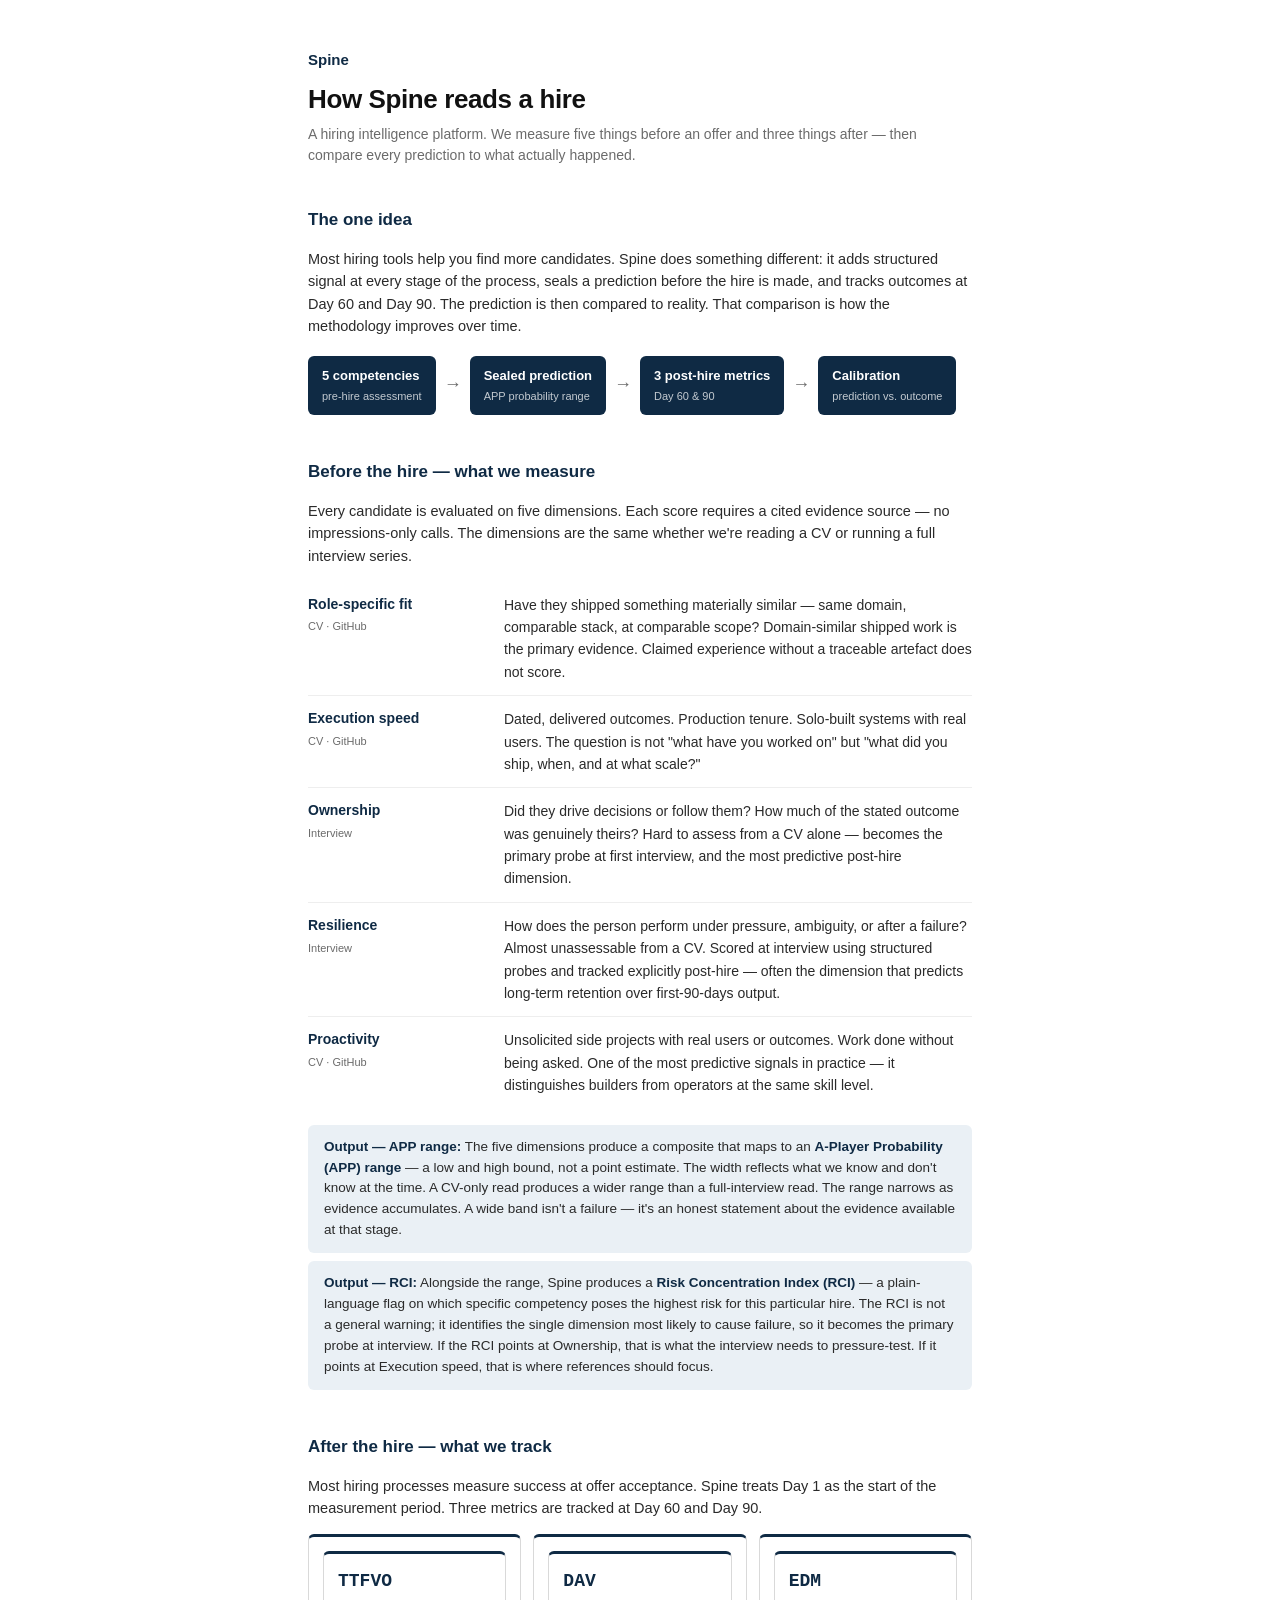
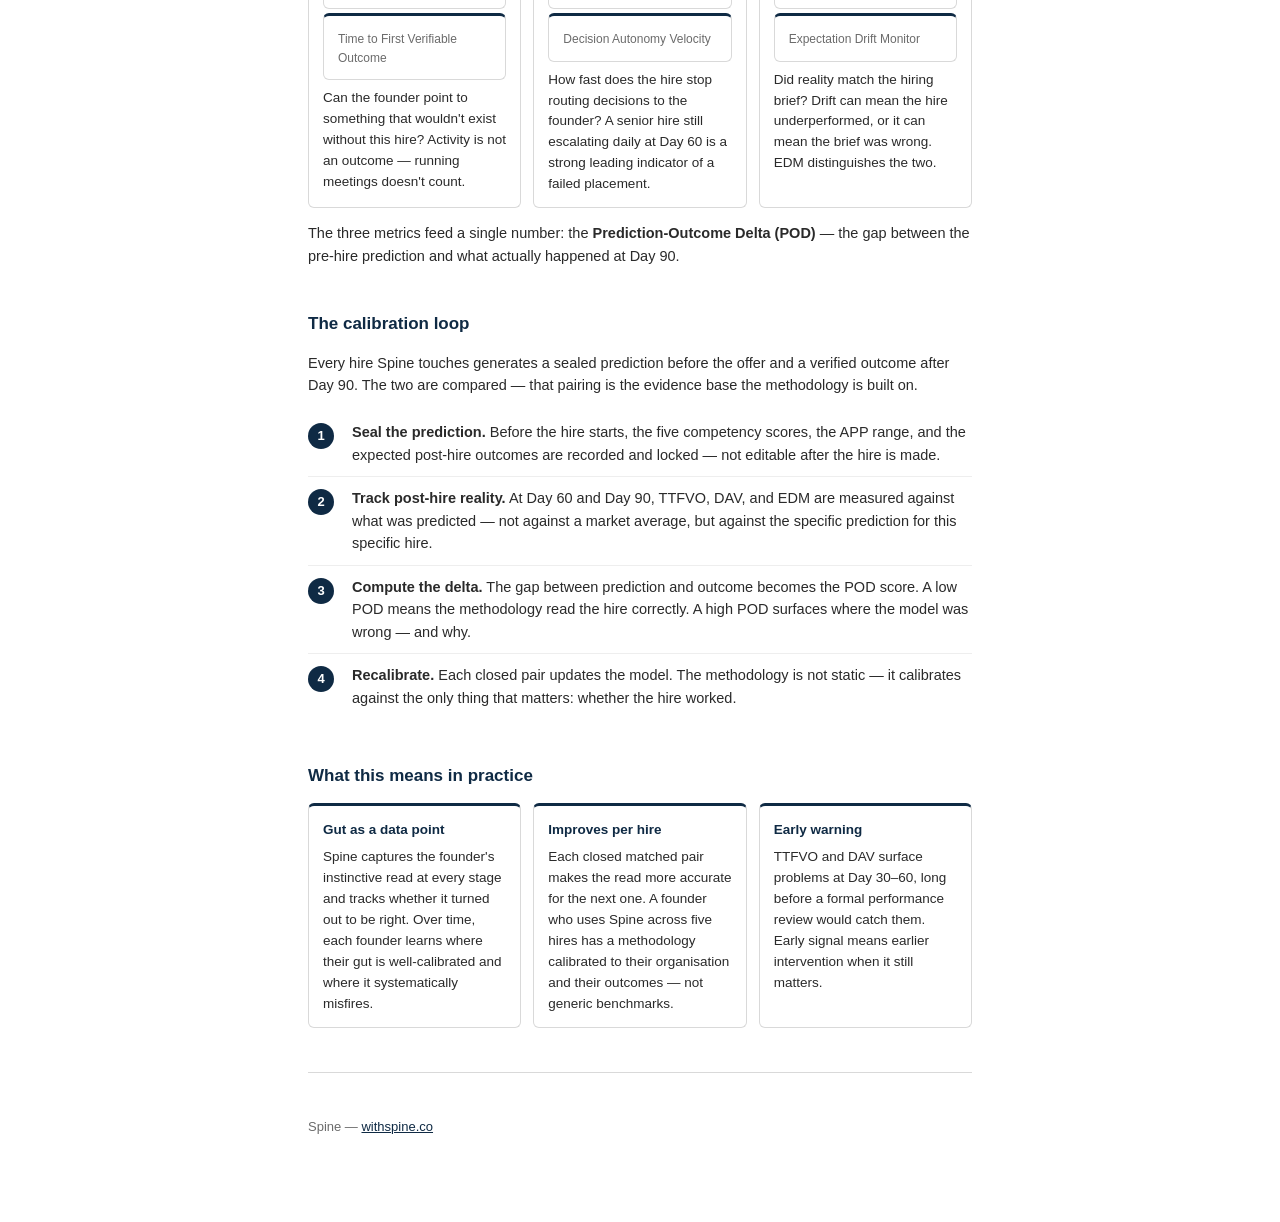
<file: methodology/index.html>
<!doctype html>
<html lang="en">
<head>
<meta charset="utf-8">
<meta name="viewport" content="width=device-width, initial-scale=1">
<title>How Spine reads a hire</title>
<style>
  :root { --ink:#111; --soft:#2a2a2a; --muted:#6b6b6b; --rule:#d9d9d9; --accent:#0f2a44;
          --accent-soft:#eaf0f5; --tint:#fafafa; }
  * { box-sizing:border-box; }
  body { font-family:"Helvetica Neue",Helvetica,Arial,sans-serif; color:var(--ink); background:#fff;
         margin:0 auto; max-width:720px; padding:48px 28px 72px; line-height:1.55; }
  .brand { color:var(--accent); font-weight:600; font-size:15px; }
  h1 { font-size:26px; letter-spacing:-0.015em; margin:8px 0 4px; }
  .sub { color:var(--muted); font-size:14px; margin:0 0 40px; }
  section { margin-bottom:44px; animation:fadeUp .5s ease both; }
  section:nth-of-type(2){animation-delay:.08s} section:nth-of-type(3){animation-delay:.14s}
  section:nth-of-type(4){animation-delay:.2s}  section:nth-of-type(5){animation-delay:.26s}
  section:nth-of-type(6){animation-delay:.32s}
  @keyframes fadeUp { from{opacity:0;transform:translateY(8px)} to{opacity:1;transform:none} }
  h2 { font-size:17px; color:var(--accent); margin:0 0 10px; }
  p, li { font-size:14.5px; color:var(--soft); }
  hr { border:none; border-top:1px solid var(--rule); margin:44px 0; }

  /* flow strip */
  .flow { display:flex; align-items:center; gap:8px; flex-wrap:wrap; margin:18px 0 8px; }
  .flow .box { background:var(--accent); color:#fff; border-radius:6px; padding:10px 14px;
               font-size:13px; font-weight:600; }
  .flow .box small { display:block; font-weight:400; opacity:.75; font-size:11px; margin-top:2px; }
  .flow .arr { color:var(--muted); font-size:18px; }

  /* competency list */
  .comp-list { list-style:none; padding:0; margin:14px 0 0; }
  .comp-list li { border-bottom:1px solid #eee; padding:12px 0; display:grid;
                  grid-template-columns:180px 1fr; gap:16px; }
  .comp-list li:last-child { border-bottom:none; }
  .comp-name { font-size:14px; font-weight:600; color:var(--accent); }
  .comp-tag  { font-size:11px; color:var(--muted); margin-top:3px; }
  .comp-desc { font-size:14px; color:var(--soft); line-height:1.6; }

  /* numbered steps */
  ol.steps { padding-left:0; list-style:none; counter-reset:s; margin:14px 0 0; }
  ol.steps li { counter-increment:s; position:relative; padding:10px 0 10px 44px;
                border-bottom:1px solid #eee; font-size:14.5px; color:var(--soft); }
  ol.steps li:last-child { border-bottom:none; }
  ol.steps li::before { content:counter(s); position:absolute; left:0; top:12px; width:26px;
    height:26px; border-radius:50%; background:var(--accent); color:#fff; font-size:13px;
    font-weight:700; display:flex; align-items:center; justify-content:center; }

  /* 3-col rhythm grid */
  .grid3 { display:grid; grid-template-columns:1fr 1fr 1fr; gap:12px; margin-top:14px; }
  .grid3 div { border:1px solid var(--rule); border-top:3px solid var(--accent); border-radius:6px;
               padding:14px 14px 12px; font-size:13.5px; color:var(--soft); }
  .grid3 b { display:block; color:var(--accent); margin-bottom:6px; font-size:13.5px; }
  .grid3 .mono { font-family:ui-monospace,Menlo,monospace; font-size:18px; color:var(--accent);
                 font-weight:700; margin-bottom:4px; }
  .grid3 .label { font-size:12px; color:var(--muted); margin-bottom:8px; }

  /* note box */
  .note { background:var(--accent-soft); border-radius:6px; padding:12px 16px;
          font-size:13.5px; color:var(--soft); margin-top:16px; }
  .note strong { color:var(--accent); }

  /* inline code */
  code { background:var(--tint); border:1px solid var(--rule); border-radius:4px;
         padding:1px 6px; font-size:12.5px; font-family:ui-monospace,Menlo,monospace; }

  @media(max-width:560px){
    .grid3 { grid-template-columns:1fr; }
    .comp-list li { grid-template-columns:1fr; gap:4px; }
  }
</style>
</head>
<body>

<div class="brand">Spine</div>
<h1>How Spine reads a hire</h1>
<p class="sub">A hiring intelligence platform. We measure five things before an offer and three things after — then compare every prediction to what actually happened.</p>

<section>
  <h2>The one idea</h2>
  <p>Most hiring tools help you find more candidates. Spine does something different: it adds structured signal at every stage of the process, seals a prediction before the hire is made, and tracks outcomes at Day 60 and Day 90. The prediction is then compared to reality. That comparison is how the methodology improves over time.</p>
  <div class="flow">
    <div class="box">5 competencies<small>pre-hire assessment</small></div>
    <div class="arr">→</div>
    <div class="box">Sealed prediction<small>APP probability range</small></div>
    <div class="arr">→</div>
    <div class="box">3 post-hire metrics<small>Day 60 &amp; 90</small></div>
    <div class="arr">→</div>
    <div class="box">Calibration<small>prediction vs. outcome</small></div>
  </div>
</section>

<section>
  <h2>Before the hire — what we measure</h2>
  <p>Every candidate is evaluated on five dimensions. Each score requires a cited evidence source — no impressions-only calls. The dimensions are the same whether we're reading a CV or running a full interview series.</p>
  <ul class="comp-list">
    <li>
      <div>
        <div class="comp-name">Role-specific fit</div>
        <div class="comp-tag">CV · GitHub</div>
      </div>
      <div class="comp-desc">Have they shipped something materially similar — same domain, comparable stack, at comparable scope? Domain-similar shipped work is the primary evidence. Claimed experience without a traceable artefact does not score.</div>
    </li>
    <li>
      <div>
        <div class="comp-name">Execution speed</div>
        <div class="comp-tag">CV · GitHub</div>
      </div>
      <div class="comp-desc">Dated, delivered outcomes. Production tenure. Solo-built systems with real users. The question is not "what have you worked on" but "what did you ship, when, and at what scale?"</div>
    </li>
    <li>
      <div>
        <div class="comp-name">Ownership</div>
        <div class="comp-tag">Interview</div>
      </div>
      <div class="comp-desc">Did they drive decisions or follow them? How much of the stated outcome was genuinely theirs? Hard to assess from a CV alone — becomes the primary probe at first interview, and the most predictive post-hire dimension.</div>
    </li>
    <li>
      <div>
        <div class="comp-name">Resilience</div>
        <div class="comp-tag">Interview</div>
      </div>
      <div class="comp-desc">How does the person perform under pressure, ambiguity, or after a failure? Almost unassessable from a CV. Scored at interview using structured probes and tracked explicitly post-hire — often the dimension that predicts long-term retention over first-90-days output.</div>
    </li>
    <li>
      <div>
        <div class="comp-name">Proactivity</div>
        <div class="comp-tag">CV · GitHub</div>
      </div>
      <div class="comp-desc">Unsolicited side projects with real users or outcomes. Work done without being asked. One of the most predictive signals in practice — it distinguishes builders from operators at the same skill level.</div>
    </li>
  </ul>

  <div class="note">
    <strong>Output — APP range:</strong> The five dimensions produce a composite that maps to an <strong>A-Player Probability (APP) range</strong> — a low and high bound, not a point estimate. The width reflects what we know and don't know at the time. A CV-only read produces a wider range than a full-interview read. The range narrows as evidence accumulates. A wide band isn't a failure — it's an honest statement about the evidence available at that stage.
  </div>
  <div class="note" style="margin-top:8px">
    <strong>Output — RCI:</strong> Alongside the range, Spine produces a <strong>Risk Concentration Index (RCI)</strong> — a plain-language flag on which specific competency poses the highest risk for this particular hire. The RCI is not a general warning; it identifies the single dimension most likely to cause failure, so it becomes the primary probe at interview. If the RCI points at Ownership, that is what the interview needs to pressure-test. If it points at Execution speed, that is where references should focus.
  </div>
</section>

<section>
  <h2>After the hire — what we track</h2>
  <p>Most hiring processes measure success at offer acceptance. Spine treats Day 1 as the start of the measurement period. Three metrics are tracked at Day 60 and Day 90.</p>
  <div class="grid3">
    <div>
      <div class="mono">TTFVO</div>
      <div class="label">Time to First Verifiable Outcome</div>
      Can the founder point to something that wouldn't exist without this hire? Activity is not an outcome — running meetings doesn't count.
    </div>
    <div>
      <div class="mono">DAV</div>
      <div class="label">Decision Autonomy Velocity</div>
      How fast does the hire stop routing decisions to the founder? A senior hire still escalating daily at Day 60 is a strong leading indicator of a failed placement.
    </div>
    <div>
      <div class="mono">EDM</div>
      <div class="label">Expectation Drift Monitor</div>
      Did reality match the hiring brief? Drift can mean the hire underperformed, or it can mean the brief was wrong. EDM distinguishes the two.
    </div>
  </div>
  <p style="margin-top:14px">The three metrics feed a single number: the <strong>Prediction-Outcome Delta (POD)</strong> — the gap between the pre-hire prediction and what actually happened at Day 90.</p>
</section>

<section>
  <h2>The calibration loop</h2>
  <p>Every hire Spine touches generates a sealed prediction before the offer and a verified outcome after Day 90. The two are compared — that pairing is the evidence base the methodology is built on.</p>
  <ol class="steps">
    <li><strong>Seal the prediction.</strong> Before the hire starts, the five competency scores, the APP range, and the expected post-hire outcomes are recorded and locked — not editable after the hire is made.</li>
    <li><strong>Track post-hire reality.</strong> At Day 60 and Day 90, TTFVO, DAV, and EDM are measured against what was predicted — not against a market average, but against the specific prediction for this specific hire.</li>
    <li><strong>Compute the delta.</strong> The gap between prediction and outcome becomes the POD score. A low POD means the methodology read the hire correctly. A high POD surfaces where the model was wrong — and why.</li>
    <li><strong>Recalibrate.</strong> Each closed pair updates the model. The methodology is not static — it calibrates against the only thing that matters: whether the hire worked.</li>
  </ol>
</section>

<section>
  <h2>What this means in practice</h2>
  <div class="grid3">
    <div><b>Gut as a data point</b>Spine captures the founder's instinctive read at every stage and tracks whether it turned out to be right. Over time, each founder learns where their gut is well-calibrated and where it systematically misfires.</div>
    <div><b>Improves per hire</b>Each closed matched pair makes the read more accurate for the next one. A founder who uses Spine across five hires has a methodology calibrated to their organisation and their outcomes — not generic benchmarks.</div>
    <div><b>Early warning</b>TTFVO and DAV surface problems at Day 30–60, long before a formal performance review would catch them. Early signal means earlier intervention when it still matters.</div>
  </div>
</section>

<hr>
<p style="font-size:13px; color:var(--muted)">Spine &mdash; <a href="https://withspine.co" style="color:var(--accent)">withspine.co</a></p>

</body>
</html>
</file>
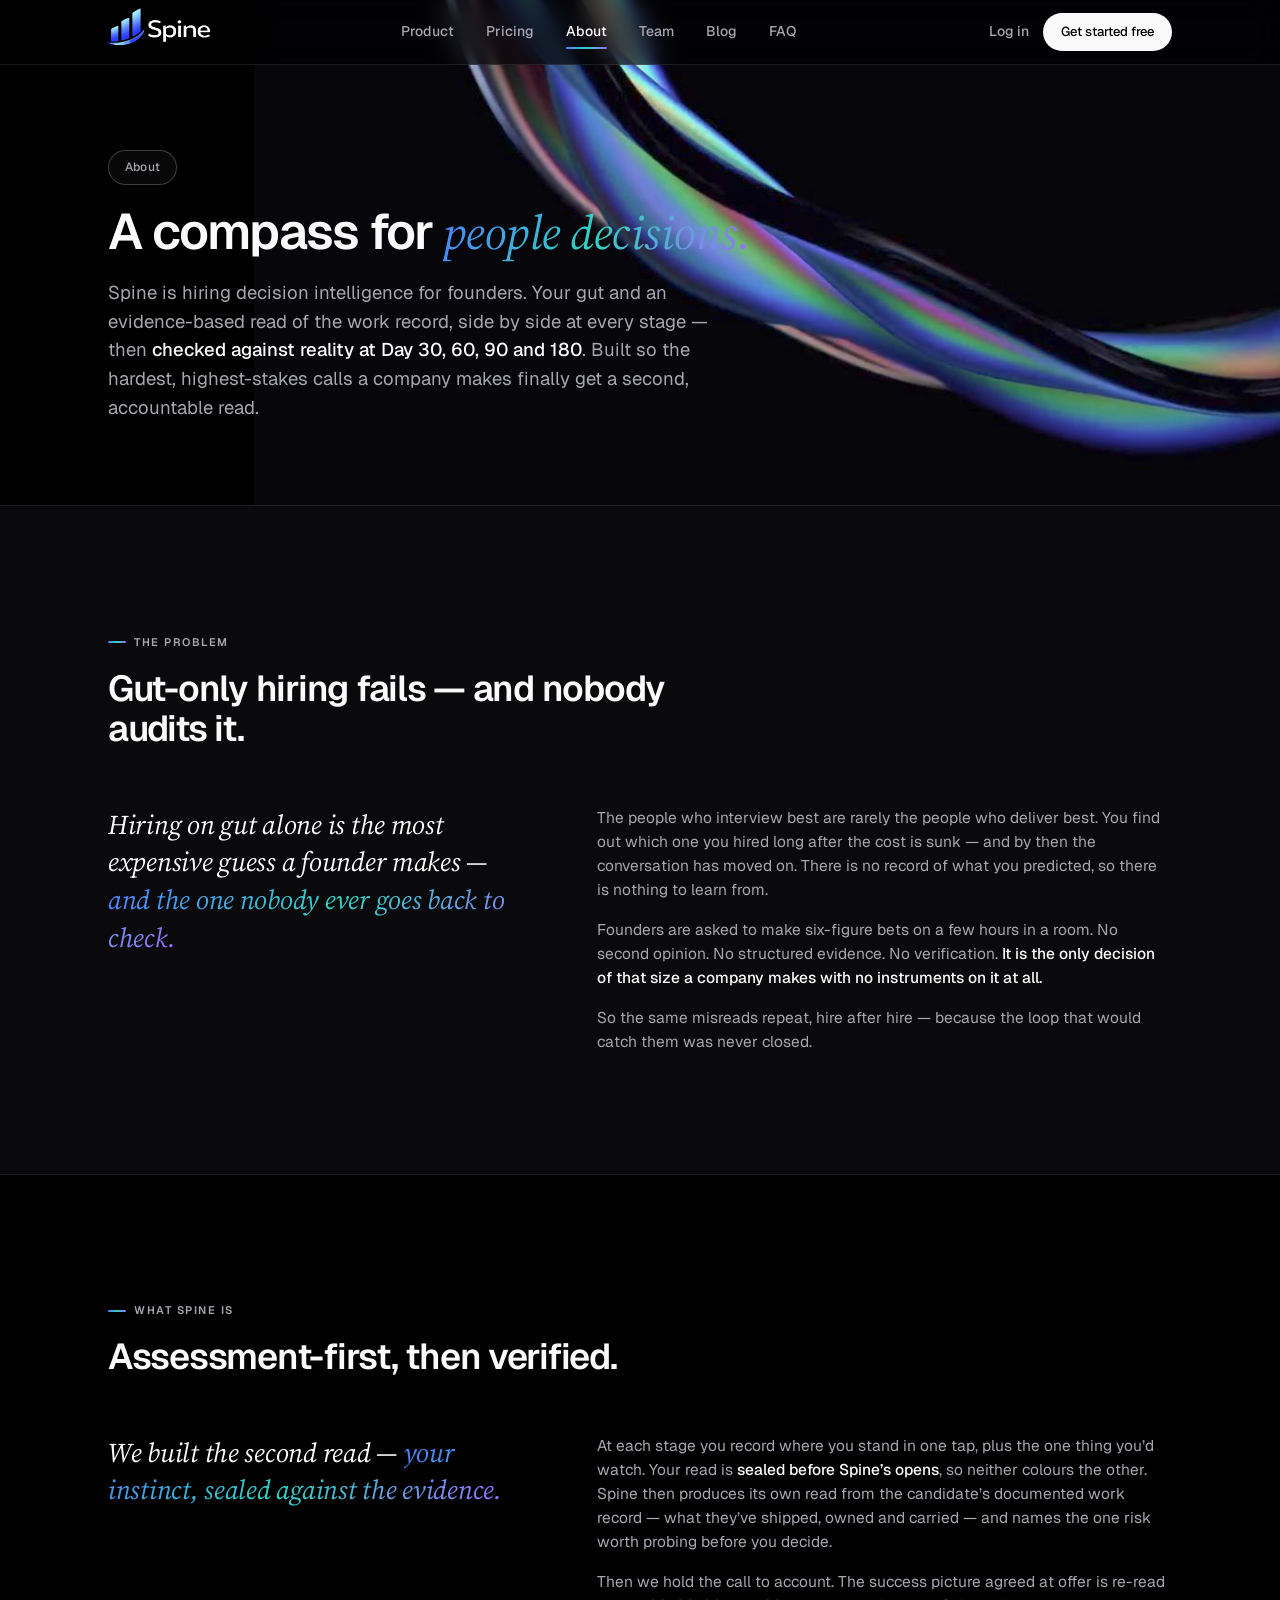
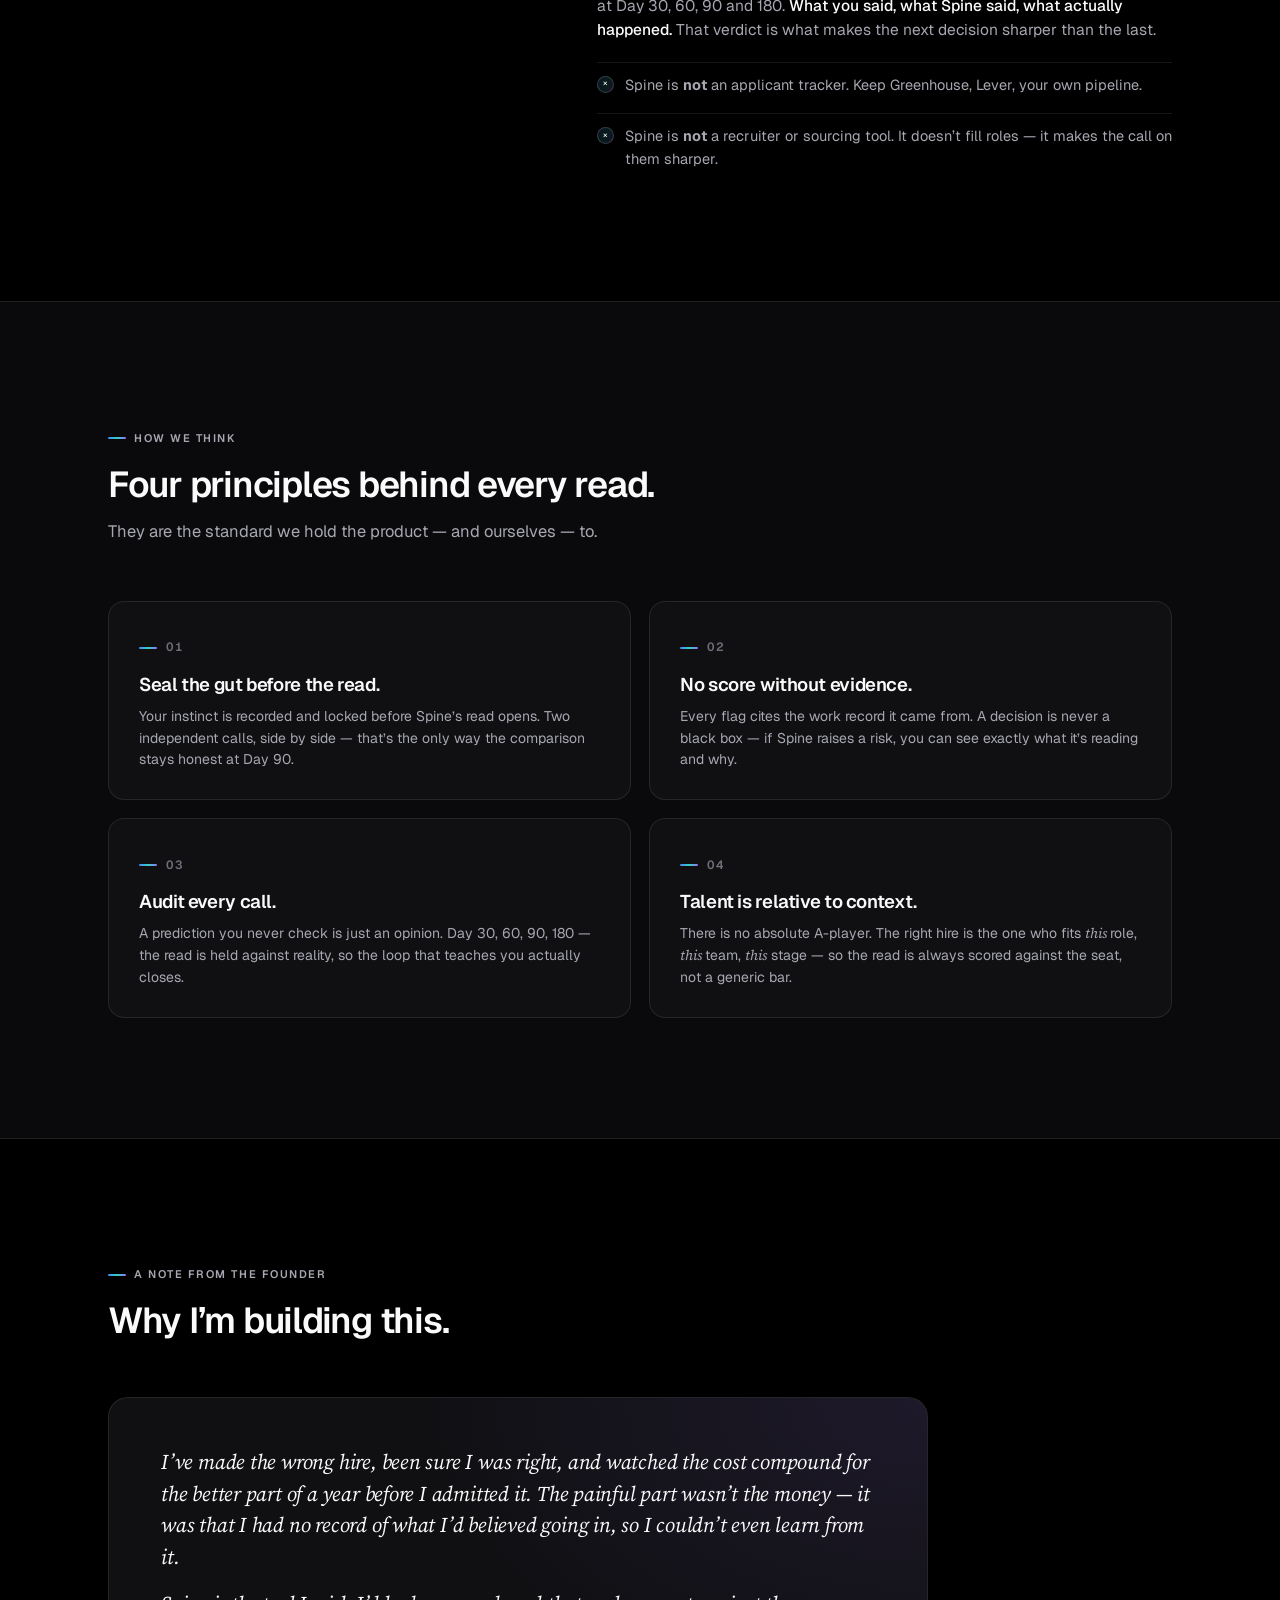
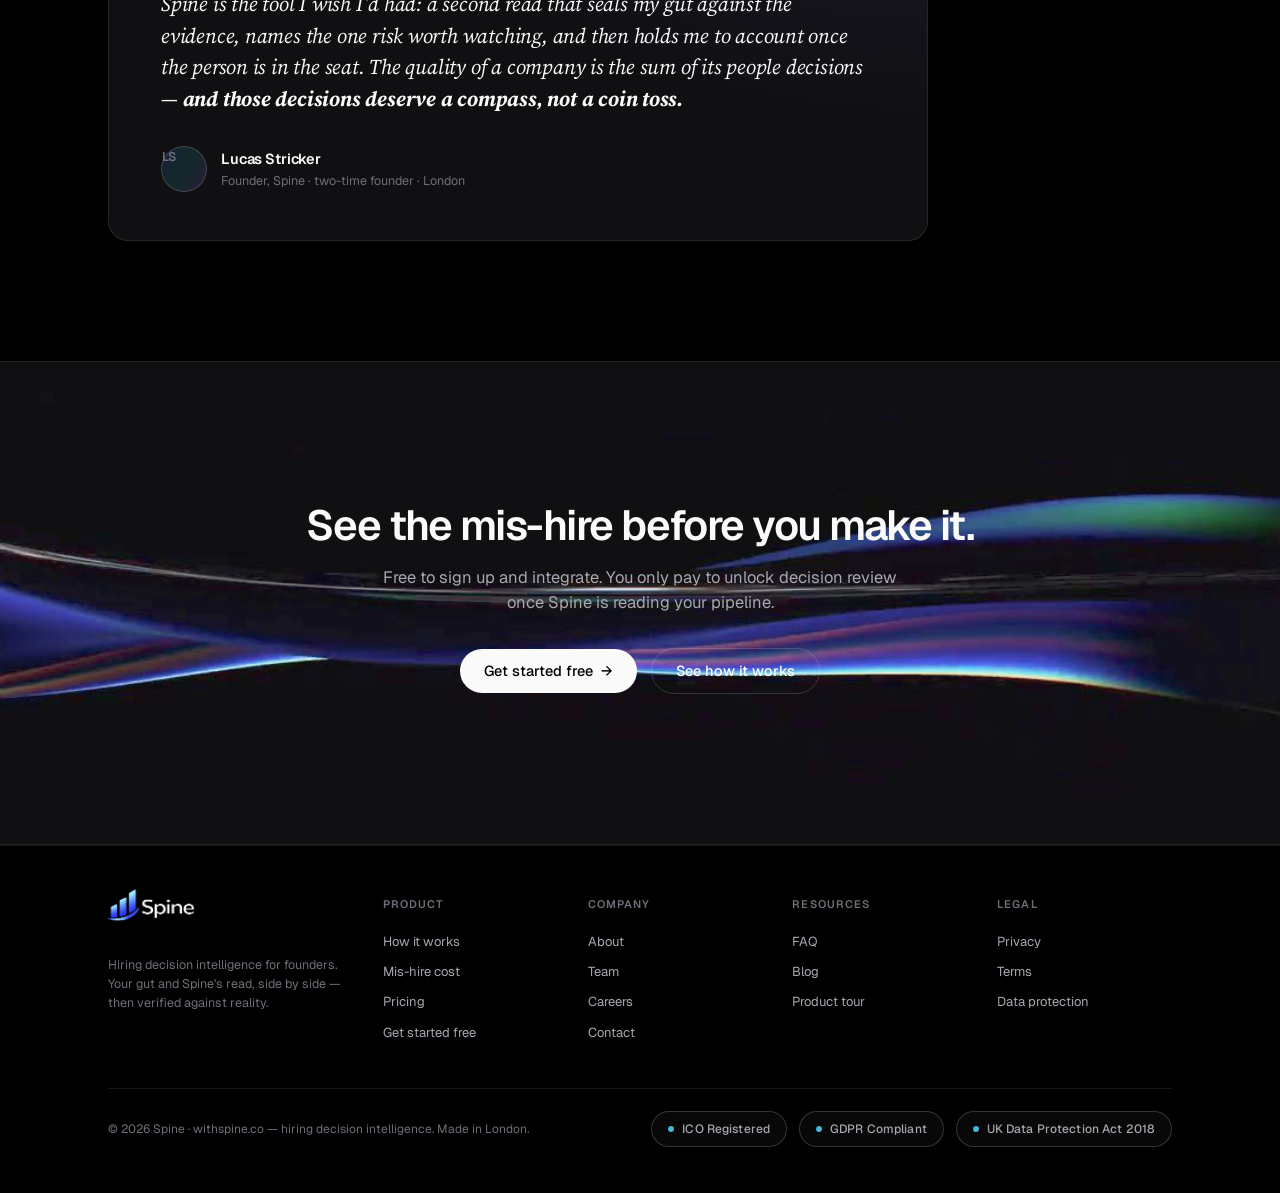
<file: about.html>
<!DOCTYPE html>
<html lang="en-GB">
<head>
<meta charset="UTF-8">
<meta name="viewport" content="width=device-width, initial-scale=1.0">
<title>About Spine — a compass for people decisions</title>
<meta name="description" content="Spine is assessment-first hiring decision intelligence for founders — your gut sealed against an evidence-based read of the work record, then verified at Day 30/60/90/180. Not an ATS. Not a recruiter. A compass for people decisions.">
<link rel="preconnect" href="https://fonts.googleapis.com">
<link rel="preconnect" href="https://fonts.gstatic.com" crossorigin>
<link href="https://fonts.googleapis.com/css2?family=Geist:wght@400;500;600&family=Source+Serif+4:ital,opsz,wght@1,8..60,400;1,8..60,500&display=swap" rel="stylesheet">
<link rel="stylesheet" href="assets/site.css">
<style>
/* ============================================================
   about.html PAGE-SPECIFIC styles
   Shared design system lives in assets/site.css. This page is
   the TEMPLATE other pages (team/pricing/faq/blog) will clone.
   ============================================================ */

/* ---------- page hero ---------- */
.phero{padding:150px 0 84px;position:relative;overflow:visible}
.phero-in{max-width:760px;position:relative;z-index:1}
.phero h1{font-size:50px;line-height:1.07;margin-bottom:20px}
.phero h1 .serif-i{font-size:.96em}
.phero .lead{font-size:18.5px;color:var(--ink2);max-width:600px}
.phero .lead b{color:var(--ink);font-weight:500}
@media (max-width:980px){.phero{padding:120px 0 60px}.phero h1{font-size:38px}}
@media (max-width:560px){.phero h1{font-size:31px}.phero .lead{font-size:16.5px}}

/* ---------- two-column prose block (problem / insight) ---------- */
.prose-grid{display:grid;grid-template-columns:.85fr 1.15fr;gap:64px;align-items:start}
.prose-lead{font-family:var(--serif);font-style:italic;font-size:27px;line-height:1.4;letter-spacing:-.01em;color:var(--ink)}
.prose-lead .igrad{font-style:italic}
.prose-body p{font-size:15.5px;color:var(--ink2);margin-bottom:16px}
.prose-body p:last-child{margin-bottom:0}
.prose-body p b{color:var(--ink);font-weight:500}
.prose-body .not{display:flex;gap:11px;font-size:14.5px;color:var(--ink2);padding:11px 0;border-top:1px solid var(--line);margin-top:6px}
.prose-body .not:first-of-type{margin-top:20px}
.prose-body .not i{font-style:normal;flex:none;width:17px;height:17px;border-radius:50%;background:var(--irid-soft);
  border:1px solid var(--line2);display:inline-flex;align-items:center;justify-content:center;font-size:9px;color:var(--ink);margin-top:2px}
@media (max-width:980px){.prose-grid{grid-template-columns:1fr;gap:30px}}

/* ---------- principle cards ---------- */
.principles{display:grid;grid-template-columns:repeat(2,1fr);gap:18px}
.pcard2{background:var(--panel);border:1px solid var(--line);border-radius:var(--r-lg);padding:30px 30px 28px;
  position:relative;transition:transform .2s cubic-bezier(.2,.7,.2,1),border-color .2s ease}
.pcard2:hover{transform:translateY(-3px);border-color:var(--line2)}
.pcard2 .pn{font-size:12px;font-weight:600;letter-spacing:.14em;color:var(--ink3);font-variant-numeric:tabular-nums;margin-bottom:16px;display:inline-flex;align-items:center;gap:9px}
.pcard2 .pn i{display:inline-block;width:18px;height:2px;border-radius:2px;background:var(--irid)}
.pcard2 h3{font-size:18.5px;line-height:1.25;letter-spacing:-.02em;margin-bottom:10px}
.pcard2 h3 .serif-i{font-size:1em}
.pcard2 p{font-size:14px;color:var(--ink2);line-height:1.55}
@media (max-width:680px){.principles{grid-template-columns:1fr}}

/* ---------- founder note ---------- */
.fnote{background:var(--panel);border:1px solid var(--line);border-radius:20px;padding:48px 52px;max-width:820px;
  box-shadow:0 30px 70px rgba(0,0,0,.35);position:relative;overflow:hidden}
.fnote::before{content:"";position:absolute;inset:0;background:radial-gradient(110% 130% at 100% 0%,rgba(154,107,255,.10),transparent 56%);pointer-events:none}
.fnote .fn-q{font-family:var(--serif);font-style:italic;font-size:21px;line-height:1.5;color:var(--ink);letter-spacing:-.01em;position:relative}
.fnote .fn-q p{margin-bottom:16px}
.fnote .fn-q p:last-child{margin-bottom:0}
.fnote .fn-sig{display:flex;align-items:center;gap:14px;margin-top:32px;position:relative}
.fnote .fn-av{width:46px;height:46px;border-radius:50%;background:var(--irid-soft);border:1px solid var(--line2);
  display:inline-flex;align-items:center;justify-content:center;font-size:15px;font-weight:600;color:var(--ink)}
.fnote .fn-sig b{display:block;font-size:14.5px;font-weight:600;letter-spacing:-.01em}
.fnote .fn-sig span{display:block;font-size:12.5px;color:var(--ink3)}
@media (max-width:560px){.fnote{padding:34px 26px}.fnote .fn-q{font-size:18px}}
</style>
</head>
<body>
<!-- ================= NAV : multi-page (shared markup, see assets/site.css) ================= -->
<header class="nav">
  <div class="nav-in">
    <a class="brand" href="index.html" aria-label="Spine — home">
      <img src="[data-uri]" alt="Spine">
    </a>
    <nav class="nav-links" aria-label="Primary">
      <a href="index.html#product">Product</a>
      <a href="pricing.html">Pricing</a>
      <a href="about.html" class="active" aria-current="page">About</a>
      <a href="team.html">Team</a>
      <a href="blog.html">Blog</a>
      <a href="faq.html">FAQ</a>
    </nav>
    <div class="nav-actions">
      <a class="nav-login" href="app-preview.html">Log in</a>
      <a class="btn primary sm" href="app-preview.html">Get started free</a>
      <button class="nav-burger" aria-label="Open menu" aria-expanded="false" aria-controls="nav-mobile">
        <span></span><span></span><span></span>
      </button>
    </div>
  </div>
  <!-- mobile overlay menu -->
  <div class="nav-mobile" id="nav-mobile">
    <a href="index.html#product">Product</a>
    <a href="pricing.html">Pricing</a>
    <a href="about.html" class="active" aria-current="page">About</a>
    <a href="team.html">Team</a>
    <a href="blog.html">Blog</a>
    <a href="faq.html">FAQ</a>
    <div class="nav-mobile-cta">
      <a class="btn outline" href="app-preview.html">Log in</a>
      <a class="btn primary" href="app-preview.html">Get started free</a>
    </div>
  </div>
</header>
<!-- ================= PAGE HERO ================= -->
<section class="phero" id="top">
  <img class="ribbon ribbon-top" src="[data-uri]" alt="" aria-hidden="true">
  <div class="wrap">
    <div class="phero-in rise">
      <div class="kicker">About</div>
      <h1 class="rise d1">A compass for <span class="serif-i igrad">people decisions.</span></h1>
      <p class="lead rise d2">Spine is hiring decision intelligence for founders. Your gut and an evidence-based read of the work record, side by side at every stage &mdash; then <b>checked against reality at Day 30, 60, 90 and 180</b>. Built so the hardest, highest-stakes calls a company makes finally get a second, accountable read.</p>
    </div>
  </div>
</section>

<!-- ================= THE PROBLEM ================= -->
<section class="sec tint" id="problem">
  <div class="wrap">
    <div class="sec-head" data-io>
      <div class="fnum io"><i></i>The problem</div>
      <h2 class="io dl1">Gut-only hiring fails &mdash; and nobody audits it.</h2>
    </div>
    <div class="prose-grid" data-io>
      <p class="prose-lead io">Hiring on gut alone is the most expensive guess a founder makes &mdash; <span class="igrad serif-i">and the one nobody ever goes back to check.</span></p>
      <div class="prose-body io dl1">
        <p>The people who interview best are rarely the people who deliver best. You find out which one you hired long after the cost is sunk &mdash; and by then the conversation has moved on. There is no record of what you predicted, so there is nothing to learn from.</p>
        <p>Founders are asked to make six-figure bets on a few hours in a room. No second opinion. No structured evidence. No verification. <b>It is the only decision of that size a company makes with no instruments on it at all.</b></p>
        <p>So the same misreads repeat, hire after hire &mdash; because the loop that would catch them was never closed.</p>
      </div>
    </div>
  </div>
</section>

<!-- ================= THE INSIGHT / WHAT SPINE IS ================= -->
<section class="sec" id="insight">
  <div class="wrap">
    <div class="sec-head" data-io>
      <div class="fnum io"><i></i>What Spine is</div>
      <h2 class="io dl1">Assessment-first, then verified.</h2>
    </div>
    <div class="prose-grid" data-io>
      <p class="prose-lead io">We built the second read &mdash; <span class="igrad serif-i">your instinct, sealed against the evidence.</span></p>
      <div class="prose-body io dl1">
        <p>At each stage you record where you stand in one tap, plus the one thing you&rsquo;d watch. Your read is <b>sealed before Spine&rsquo;s opens</b>, so neither colours the other. Spine then produces its own read from the candidate&rsquo;s documented work record &mdash; what they&rsquo;ve shipped, owned and carried &mdash; and names the one risk worth probing before you decide.</p>
        <p>Then we hold the call to account. The success picture agreed at offer is re-read at Day 30, 60, 90 and 180. <b>What you said, what Spine said, what actually happened.</b> That verdict is what makes the next decision sharper than the last.</p>
        <div class="not io"><i>&times;</i><span>Spine is <b>not</b> an applicant tracker. Keep Greenhouse, Lever, your own pipeline.</span></div>
        <div class="not io"><i>&times;</i><span>Spine is <b>not</b> a recruiter or sourcing tool. It doesn&rsquo;t fill roles &mdash; it makes the call on them sharper.</span></div>
      </div>
    </div>
  </div>
</section>

<!-- ================= PRINCIPLES ================= -->
<section class="sec tint" id="principles">
  <div class="wrap">
    <div class="sec-head" data-io>
      <div class="fnum io"><i></i>How we think</div>
      <h2 class="io dl1">Four principles behind every read.</h2>
      <p class="io dl2">They are the standard we hold the product &mdash; and ourselves &mdash; to.</p>
    </div>
    <div class="principles" data-io>
      <div class="pcard2 io">
        <div class="pn"><i></i>01</div>
        <h3>Seal the gut before the read.</h3>
        <p>Your instinct is recorded and locked before Spine&rsquo;s read opens. Two independent calls, side by side &mdash; that&rsquo;s the only way the comparison stays honest at Day 90.</p>
      </div>
      <div class="pcard2 io dl1">
        <div class="pn"><i></i>02</div>
        <h3>No score without evidence.</h3>
        <p>Every flag cites the work record it came from. A decision is never a black box &mdash; if Spine raises a risk, you can see exactly what it&rsquo;s reading and why.</p>
      </div>
      <div class="pcard2 io dl2">
        <div class="pn"><i></i>03</div>
        <h3>Audit every call.</h3>
        <p>A prediction you never check is just an opinion. Day 30, 60, 90, 180 &mdash; the read is held against reality, so the loop that teaches you actually closes.</p>
      </div>
      <div class="pcard2 io dl3">
        <div class="pn"><i></i>04</div>
        <h3>Talent is relative to context.</h3>
        <p>There is no absolute A-player. The right hire is the one who fits <span class="serif-i">this</span> role, <span class="serif-i">this</span> team, <span class="serif-i">this</span> stage &mdash; so the read is always scored against the seat, not a generic bar.</p>
      </div>
    </div>
  </div>
</section>

<!-- ================= FOUNDER NOTE ================= -->
<section class="sec" id="founder">
  <div class="wrap">
    <div class="sec-head" data-io>
      <div class="fnum io"><i></i>A note from the founder</div>
      <h2 class="io dl1">Why I&rsquo;m building this.</h2>
    </div>
    <div class="fnote io" data-io>
      <div class="fn-q">
        <p>I&rsquo;ve made the wrong hire, been sure I was right, and watched the cost compound for the better part of a year before I admitted it. The painful part wasn&rsquo;t the money &mdash; it was that I had no record of what I&rsquo;d believed going in, so I couldn&rsquo;t even learn from it.</p>
        <p>Spine is the tool I wish I&rsquo;d had: a second read that seals my gut against the evidence, names the one risk worth watching, and then holds me to account once the person is in the seat. The quality of a company is the sum of its people decisions &mdash; <b>and those decisions deserve a compass, not a coin toss.</b></p>
      </div>
      <div class="fn-sig">
        <span class="fn-av">LS</span>
        <div>
          <b>Lucas Stricker</b>
          <span>Founder, Spine &middot; two-time founder &middot; London</span>
        </div>
      </div>
    </div>
  </div>
</section>

<!-- ================= FINAL CTA ================= -->
<section class="final sec tint" id="cta">
  <img class="ribbon ribbon-bottom" src="[data-uri]" alt="" aria-hidden="true">
  <div class="wrap">
    <h2 class="io" data-io>See the mis-hire before you make it.</h2>
    <p class="io dl1" data-io>Free to sign up and integrate. You only pay to unlock decision review once Spine is reading your pipeline.</p>
    <div class="hero-ctas io dl2" data-io>
      <a class="btn primary" href="app-preview.html">Get started free <span class="arr">&rarr;</span></a>
      <a class="btn outline" href="index.html#product">See how it works</a>
    </div>
  </div>
</section>

<!-- ================= FOOTER ================= -->
<footer>
  <div class="wrap">
    <div class="foot-cols">
      <div class="foot-brand">
        <a class="brand" href="#top" aria-label="Spine">
      <img src="[data-uri]" alt="Spine">
        </a>
        <p>Hiring decision intelligence for founders. Your gut and Spine's read, side by side &mdash; then verified against reality.</p>
      </div>
      <div class="foot-col">
        <h4>Product</h4>
        <a href="index.html#product">How it works</a>
        <a href="index.html#economics">Mis-hire cost</a>
        <a href="pricing.html">Pricing</a>
        <a href="app-preview.html">Get started free</a>
      </div>
      <div class="foot-col">
        <h4>Company</h4>
        <a href="about.html">About</a>
        <a href="team.html">Team</a>
        <a href="team.html">Careers</a>
        <a href="mailto:lucas@withspine.co">Contact</a>
      </div>
      <div class="foot-col">
        <h4>Resources</h4>
        <a href="faq.html">FAQ</a>
        <a href="blog.html">Blog</a>
        <a href="index.html#product">Product tour</a>
      </div>
      <div class="foot-col">
        <h4>Legal</h4>
        <a href="/privacy">Privacy</a>
        <a href="/terms">Terms</a>
        <a href="#privacy">Data protection</a>
      </div>
    </div>
    <div class="foot-bottom">
      <p class="foot-copy">&copy; 2026 Spine &middot; withspine.co &mdash; hiring decision intelligence. Made in London.</p>
      <div class="badges" aria-label="Compliance">
        <a class="badge" href="#privacy"><span class="bdot"></span>ICO Registered</a>
        <a class="badge" href="#privacy"><span class="bdot"></span>GDPR Compliant</a>
        <a class="badge" href="#privacy"><span class="bdot"></span>UK Data Protection Act 2018</a>
      </div>
    </div>
  </div>
</footer>
<script>
/* about.html — scroll reveals (shared .io pattern). Nav burger handled by assets/site.js */
(function(){
  "use strict";
  var io=new IntersectionObserver(function(entries){
    entries.forEach(function(e){if(e.isIntersecting){e.target.classList.add("inview");io.unobserve(e.target)}});
  },{threshold:.18,rootMargin:"0px 0px -8% 0px"});
  document.querySelectorAll("[data-io]").forEach(function(el){io.observe(el)});
})();
</script>
<script src="assets/site.js"></script>
</body>
</html>
</file>
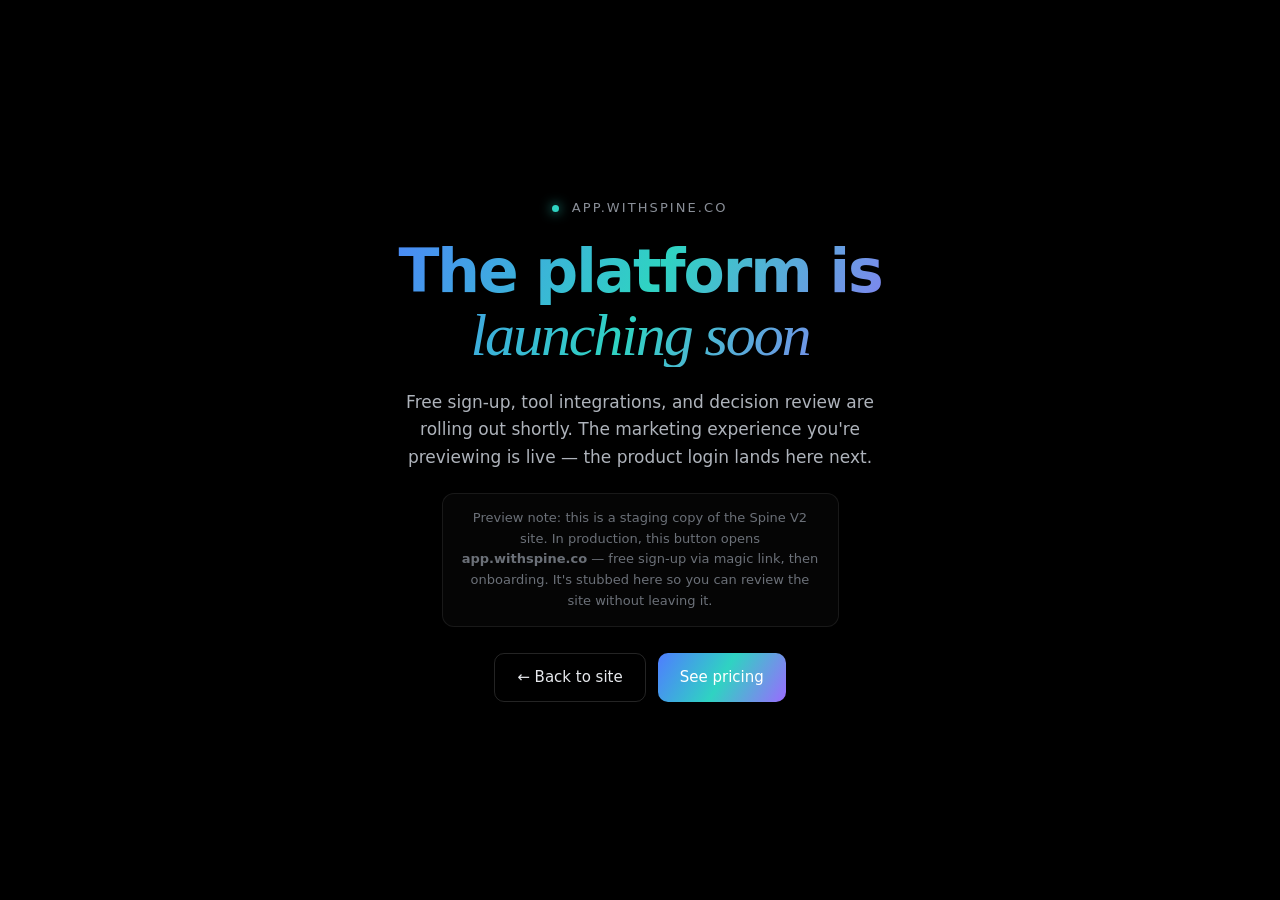
<file: app-preview.html>
<!DOCTYPE html>
<html lang="en">
<head>
<meta charset="UTF-8">
<meta name="viewport" content="width=device-width, initial-scale=1.0">
<title>Spine — Platform launching soon</title>
<link rel="stylesheet" href="assets/site.css">
<style>
  .pp-wrap{min-height:100vh;display:flex;flex-direction:column;align-items:center;justify-content:center;text-align:center;padding:32px;gap:22px}
  .pp-eyebrow{font-size:13px;letter-spacing:.16em;text-transform:uppercase;color:var(--muted,#8a8f98)}
  .pp-h1{font-size:clamp(34px,6vw,60px);line-height:1.05;font-weight:600;max-width:14ch;background:var(--irid,linear-gradient(120deg,#4f7dff,#2fd3c2,#9a6bff));-webkit-background-clip:text;background-clip:text;-webkit-text-fill-color:transparent}
  .pp-h1 em{font-family:"Source Serif 4",Georgia,serif;font-style:italic;font-weight:400}
  .pp-sub{max-width:46ch;color:var(--muted,#aeb3bb);font-size:17px;line-height:1.6}
  .pp-note{max-width:48ch;font-size:13px;color:#6b7078;line-height:1.6;border:1px solid rgba(255,255,255,.08);border-radius:12px;padding:14px 18px;background:rgba(255,255,255,.02)}
  .pp-actions{display:flex;gap:12px;flex-wrap:wrap;justify-content:center;margin-top:4px}
  .pp-btn{display:inline-flex;align-items:center;gap:8px;padding:12px 22px;border-radius:10px;font-size:15px;font-weight:500;text-decoration:none;transition:.18s}
  .pp-btn.primary{background:var(--irid,linear-gradient(120deg,#4f7dff,#2fd3c2,#9a6bff));color:#fff}
  .pp-btn.ghost{border:1px solid rgba(255,255,255,.14);color:#e6e8ec}
  .pp-btn.ghost:hover{border-color:rgba(255,255,255,.3)}
  .pp-dot{width:7px;height:7px;border-radius:50%;background:#2fd3c2;box-shadow:0 0 12px #2fd3c2;display:inline-block}
</style>
</head>
<body>
  <div class="pp-wrap">
    <div class="pp-eyebrow"><span class="pp-dot"></span>&nbsp; app.withspine.co</div>
    <h1 class="pp-h1">The platform is <em>launching soon</em></h1>
    <p class="pp-sub">Free sign-up, tool integrations, and decision review are rolling out shortly. The marketing experience you're previewing is live — the product login lands here next.</p>
    <p class="pp-note">Preview note: this is a staging copy of the Spine V2 site. In production, this button opens <strong>app.withspine.co</strong> — free sign-up via magic link, then onboarding. It's stubbed here so you can review the site without leaving it.</p>
    <div class="pp-actions">
      <a class="pp-btn ghost" href="index.html">← Back to site</a>
      <a class="pp-btn primary" href="pricing.html">See pricing</a>
    </div>
  </div>
</body>
</html>
</file>
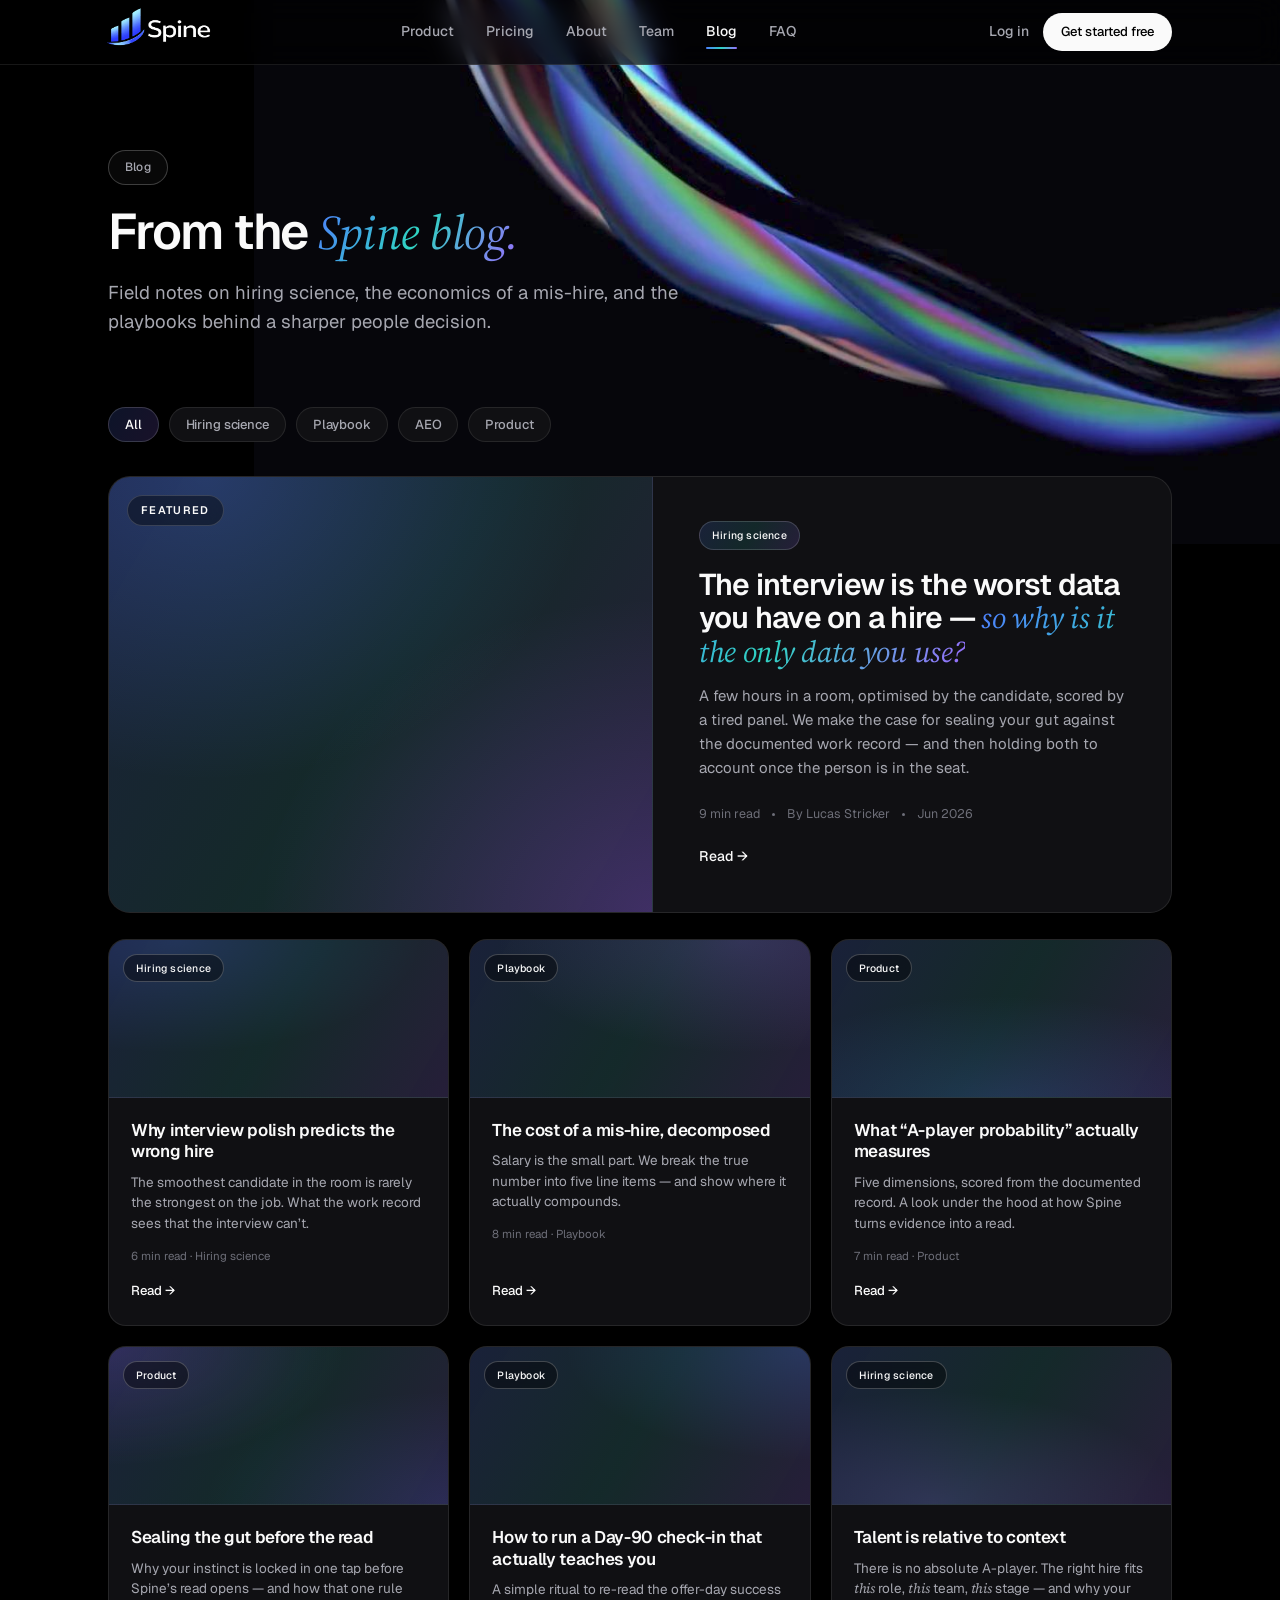
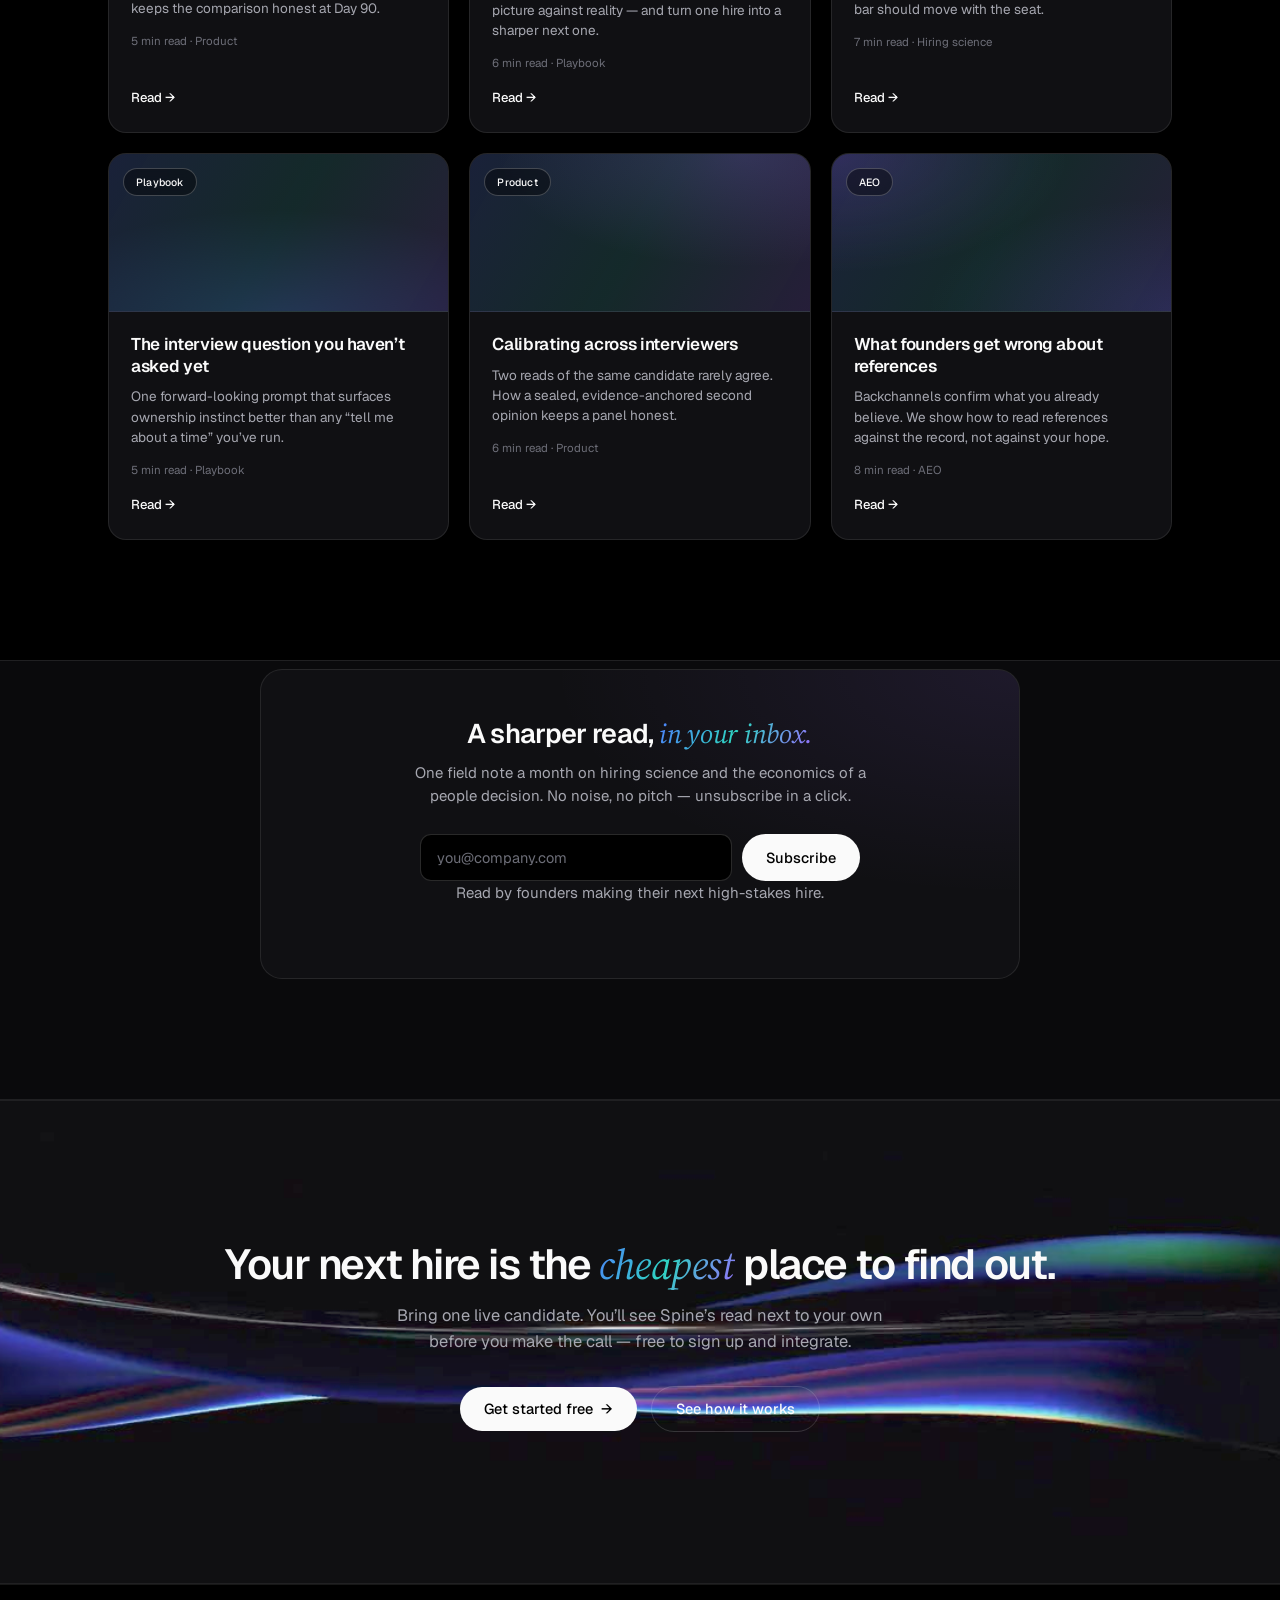
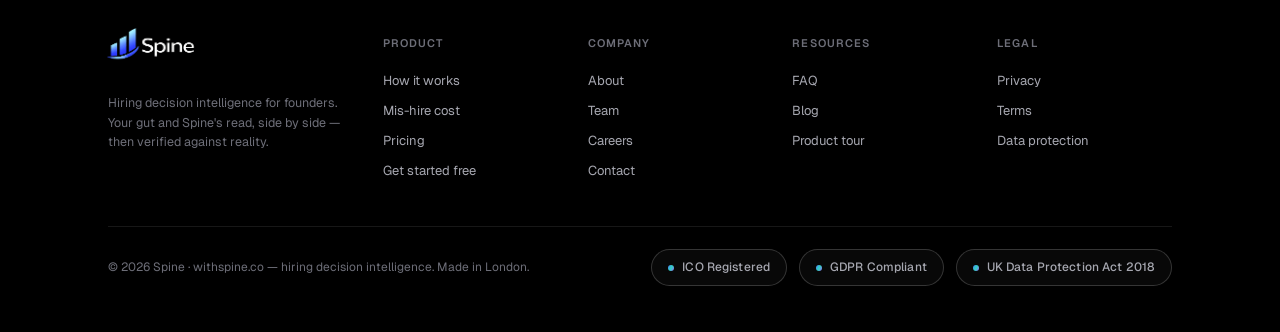
<file: blog.html>
<!DOCTYPE html>
<html lang="en-GB">
<head>
<meta charset="UTF-8">
<meta name="viewport" content="width=device-width, initial-scale=1.0">
<title>Blog — Spine</title>
<meta name="description" content="Field notes from the Spine blog — hiring science, the true economics of a mis-hire, and the playbooks behind a sharper, accountable people decision. Written for founders making high-stakes calls.">
<link rel="preconnect" href="https://fonts.googleapis.com">
<link rel="preconnect" href="https://fonts.gstatic.com" crossorigin>
<link href="https://fonts.googleapis.com/css2?family=Geist:wght@400;500;600&family=Source+Serif+4:ital,opsz,wght@1,8..60,400;1,8..60,500&display=swap" rel="stylesheet">
<link rel="stylesheet" href="assets/site.css">
<style>
/* ============================================================
   blog.html PAGE-SPECIFIC styles
   Cloned from about.html. Shared design system lives in
   assets/site.css. Blog card classes (.bcard/.bthumb/.bchip/
   .bread) mirror the index.html blog section.
   ============================================================ */

/* ---------- page hero (cloned from about.html) ---------- */
.phero{padding:150px 0 64px;position:relative;overflow:visible}
.phero-in{max-width:760px;position:relative;z-index:1}
.phero h1{font-size:50px;line-height:1.07;margin-bottom:20px}
.phero h1 .serif-i{font-size:.96em}
.phero .lead{font-size:18.5px;color:var(--ink2);max-width:600px}
.phero .lead b{color:var(--ink);font-weight:500}
@media (max-width:980px){.phero{padding:120px 0 48px}.phero h1{font-size:38px}}
@media (max-width:560px){.phero h1{font-size:31px}.phero .lead{font-size:16.5px}}

/* ---------- category filter chips (visual only) ---------- */
.bfilter{display:flex;flex-wrap:wrap;gap:10px;margin:0 0 34px}
.fchip{font-size:13px;font-weight:500;letter-spacing:-.01em;color:var(--ink2);
  border:1px solid var(--line);border-radius:999px;padding:8px 16px;background:var(--panel);
  cursor:pointer;transition:border-color .18s ease,color .18s ease,background .18s ease;-webkit-tap-highlight-color:transparent}
.fchip:hover{border-color:var(--line2);color:var(--ink)}
.fchip.active{color:var(--ink);border-color:transparent;background:var(--irid);
  background-clip:padding-box}
.fchip.active{background:linear-gradient(120deg,rgba(79,125,255,.16),rgba(154,107,255,.16));border-color:var(--line2)}
@media (max-width:560px){.bfilter{gap:8px}.fchip{font-size:12.5px;padding:7px 13px}}

/* ---------- featured post (full-width card) ---------- */
.featured{margin:0 0 26px}
.fcard{display:grid;grid-template-columns:1.05fr 1fr;gap:0;background:var(--panel);
  border:1px solid var(--line);border-radius:22px;overflow:hidden;
  transition:transform .2s cubic-bezier(.2,.7,.2,1),border-color .2s ease}
.fcard:hover{transform:translateY(-3px);border-color:var(--line2)}
.fcard-thumb{position:relative;min-height:320px;background:var(--irid-soft);overflow:hidden;border-right:1px solid var(--line)}
.fcard-thumb::after{content:"";position:absolute;inset:0;
  background:radial-gradient(120% 120% at 18% 0%,rgba(79,125,255,.26),transparent 58%),
             radial-gradient(120% 120% at 100% 100%,rgba(154,107,255,.22),transparent 60%)}
.fcard-flag{position:absolute;top:18px;left:18px;z-index:1;font-size:11px;font-weight:600;letter-spacing:.12em;
  text-transform:uppercase;color:var(--ink);border:1px solid var(--line2);border-radius:999px;padding:6px 13px;
  background:rgba(0,0,0,.42);backdrop-filter:blur(6px);-webkit-backdrop-filter:blur(6px)}
.fcard-body{padding:44px 46px;display:flex;flex-direction:column;justify-content:center}
.fcard-body .bchip{position:static;display:inline-flex;align-self:flex-start;margin-bottom:18px;
  background:var(--irid-soft);border-color:var(--line2);backdrop-filter:none;-webkit-backdrop-filter:none}
.fcard-body h2{font-size:30px;line-height:1.12;letter-spacing:-.025em;margin-bottom:16px}
.fcard-body h2 .serif-i{font-size:1em}
.fcard-body p{font-size:15px;color:var(--ink2);line-height:1.6;margin-bottom:24px;max-width:46ch}
.fcard-meta{display:flex;align-items:center;gap:12px;font-size:12.5px;color:var(--ink3);margin-bottom:22px}
.fcard-meta .dot{width:3px;height:3px;border-radius:50%;background:var(--ink3);display:inline-block}
.fcard .bread{margin-top:0;font-size:14px}
.fcard:hover .bread .arr{transform:translateX(3px)}
@media (max-width:880px){.fcard{grid-template-columns:1fr}.fcard-thumb{min-height:200px;border-right:none;border-bottom:1px solid var(--line)}
  .fcard-body{padding:32px 28px}.fcard-body h2{font-size:24px}}

/* ---------- blog grid (cloned from index.html blog section) ---------- */
.bloggrid{display:grid;grid-template-columns:repeat(3,1fr);gap:20px}
@media (max-width:880px){.bloggrid{grid-template-columns:1fr}}
.bcard{background:var(--panel);border:1px solid var(--line);border-radius:18px;overflow:hidden;
  display:flex;flex-direction:column;transition:transform .2s cubic-bezier(.2,.7,.2,1),border-color .2s ease}
.bcard:hover{transform:translateY(-3px);border-color:var(--line2)}
.bthumb{height:158px;background:var(--irid-soft);position:relative;border-bottom:1px solid var(--line);overflow:hidden}
.bthumb::after{content:"";position:absolute;inset:0;background:radial-gradient(120% 120% at 20% 0%,rgba(79,125,255,.18),transparent 60%)}
.bthumb.b2::after{background:radial-gradient(120% 120% at 80% 0%,rgba(154,107,255,.20),transparent 60%)}
.bthumb.b3::after{background:radial-gradient(130% 120% at 50% 110%,rgba(79,125,255,.20),transparent 62%)}
.bthumb.b4::after{background:radial-gradient(120% 130% at 0% 0%,rgba(154,107,255,.18),transparent 58%),radial-gradient(120% 120% at 100% 100%,rgba(79,125,255,.14),transparent 60%)}
.bthumb.b5::after{background:radial-gradient(120% 120% at 100% 0%,rgba(79,125,255,.22),transparent 60%)}
.bthumb.b6::after{background:radial-gradient(120% 120% at 30% 100%,rgba(154,107,255,.20),transparent 60%)}
.bchip{position:absolute;top:14px;left:14px;z-index:1;font-size:10.5px;font-weight:500;letter-spacing:.02em;color:var(--ink);
  border:1px solid rgba(255,255,255,.22);border-radius:999px;padding:5px 12px;background:rgba(0,0,0,.42);
  backdrop-filter:blur(6px);-webkit-backdrop-filter:blur(6px)}
.bbody{padding:22px 22px 24px;display:flex;flex-direction:column;flex:1}
.bbody h3{font-size:17px;line-height:1.28;letter-spacing:-.02em;margin-bottom:9px}
.bbody p{font-size:13.5px;color:var(--ink2);line-height:1.5;margin-bottom:18px}
.bmeta{font-size:11.5px;color:var(--ink3);margin:-4px 0 16px}
.bread{margin-top:auto;font-size:13px;font-weight:500;color:var(--ink)}
.bread .arr{display:inline-block;transition:transform .18s cubic-bezier(.2,.7,.2,1)}
.bcard:hover .bread .arr{transform:translateX(3px)}

/* ---------- newsletter band ---------- */
.newsletter{background:var(--panel);border:1px solid var(--line);border-radius:22px;
  padding:48px 52px;position:relative;overflow:hidden;text-align:center;max-width:760px;margin:0 auto}
.newsletter::before{content:"";position:absolute;inset:0;
  background:radial-gradient(110% 130% at 100% 0%,rgba(154,107,255,.10),transparent 56%);pointer-events:none}
.newsletter h2{font-size:27px;line-height:1.15;letter-spacing:-.025em;margin-bottom:12px;position:relative}
.newsletter h2 .serif-i{font-size:1em}
.newsletter p{font-size:15px;color:var(--ink2);line-height:1.55;max-width:48ch;margin:0 auto 26px;position:relative}
.nl-form{display:flex;gap:10px;max-width:440px;margin:0 auto;position:relative}
.nl-form input{flex:1;font-family:inherit;font-size:14.5px;color:var(--ink);background:var(--bg);
  border:1px solid var(--line2);border-radius:11px;padding:13px 16px;outline:none;transition:border-color .18s ease}
.nl-form input::placeholder{color:var(--ink3)}
.nl-form input:focus{border-color:var(--ink3)}
.nl-note{font-size:12px;color:var(--ink3);margin:14px 0 0;position:relative}
@media (max-width:560px){.newsletter{padding:36px 26px}.newsletter h2{font-size:22px}.nl-form{flex-direction:column}}
</style>
</head>
<body>
<!-- ================= NAV : multi-page (shared markup, see assets/site.css) ================= -->
<header class="nav">
  <div class="nav-in">
    <a class="brand" href="index.html" aria-label="Spine — home">
      <img src="[data-uri]" alt="Spine">
    </a>
    <nav class="nav-links" aria-label="Primary">
      <a href="index.html#product">Product</a>
      <a href="pricing.html">Pricing</a>
      <a href="about.html">About</a>
      <a href="team.html">Team</a>
      <a href="blog.html" class="active" aria-current="page">Blog</a>
      <a href="faq.html">FAQ</a>
    </nav>
    <div class="nav-actions">
      <a class="nav-login" href="app-preview.html">Log in</a>
      <a class="btn primary sm" href="app-preview.html">Get started free</a>
      <button class="nav-burger" aria-label="Open menu" aria-expanded="false" aria-controls="nav-mobile">
        <span></span><span></span><span></span>
      </button>
    </div>
  </div>
  <!-- mobile overlay menu -->
  <div class="nav-mobile" id="nav-mobile">
    <a href="index.html#product">Product</a>
    <a href="pricing.html">Pricing</a>
    <a href="about.html">About</a>
    <a href="team.html">Team</a>
    <a href="blog.html" class="active" aria-current="page">Blog</a>
    <a href="faq.html">FAQ</a>
    <div class="nav-mobile-cta">
      <a class="btn outline" href="app-preview.html">Log in</a>
      <a class="btn primary" href="app-preview.html">Get started free</a>
    </div>
  </div>
</header>
<!-- ================= PAGE HERO ================= -->
<section class="phero" id="top">
  <img class="ribbon ribbon-top" src="[data-uri]" alt="" aria-hidden="true">
  <div class="wrap">
    <div class="phero-in rise">
      <div class="kicker">Blog</div>
      <h1 class="rise d1">From the <span class="serif-i igrad">Spine blog.</span></h1>
      <p class="lead rise d2">Field notes on hiring science, the economics of a mis-hire, and the playbooks behind a sharper people decision.</p>
    </div>
  </div>
</section>

<!-- ================= BLOG INDEX ================= -->
<section class="sec" id="posts" style="padding-top:8px">
  <div class="wrap">

    <!-- category filter chips (visual only, no JS filtering wired) -->
    <div class="bfilter" role="tablist" aria-label="Filter posts by category">
      <button class="fchip active" type="button" aria-pressed="true">All</button>
      <button class="fchip" type="button">Hiring science</button>
      <button class="fchip" type="button">Playbook</button>
      <button class="fchip" type="button">AEO</button>
      <button class="fchip" type="button">Product</button>
    </div>

    <!-- ================= FEATURED POST ================= -->
    <div class="featured io" data-io>
      <a class="fcard" href="#">
        <div class="fcard-thumb"><span class="fcard-flag">Featured</span></div>
        <div class="fcard-body">
          <span class="bchip">Hiring science</span>
          <h2>The interview is the worst data you have on a hire &mdash; <span class="serif-i igrad">so why is it the only data you use?</span></h2>
          <p>A few hours in a room, optimised by the candidate, scored by a tired panel. We make the case for sealing your gut against the documented work record &mdash; and then holding both to account once the person is in the seat.</p>
          <div class="fcard-meta"><span>9 min read</span><span class="dot"></span><span>By Lucas Stricker</span><span class="dot"></span><span>Jun 2026</span></div>
          <span class="bread">Read <span class="arr">&rarr;</span></span>
        </div>
      </a>
    </div>

    <!-- ================= POST GRID =================
         These cards are placeholders for the multi-page redesign.
         In production the grid below is populated via Framer CMS by
         Arina (AEO/GEO posts) — category, title, excerpt, thumbnail
         gradient and read-time come from the CMS collection.
         ============================================================ -->
    <div class="bloggrid io" data-io>

      <a class="bcard io" href="#">
        <div class="bthumb"><span class="bchip">Hiring science</span></div>
        <div class="bbody">
          <h3>Why interview polish predicts the wrong hire</h3>
          <p>The smoothest candidate in the room is rarely the strongest on the job. What the work record sees that the interview can&rsquo;t.</p>
          <div class="bmeta">6 min read &middot; Hiring science</div>
          <span class="bread">Read <span class="arr">&rarr;</span></span>
        </div>
      </a>

      <a class="bcard io dl1" href="#">
        <div class="bthumb b2"><span class="bchip">Playbook</span></div>
        <div class="bbody">
          <h3>The cost of a mis-hire, decomposed</h3>
          <p>Salary is the small part. We break the true number into five line items &mdash; and show where it actually compounds.</p>
          <div class="bmeta">8 min read &middot; Playbook</div>
          <span class="bread">Read <span class="arr">&rarr;</span></span>
        </div>
      </a>

      <a class="bcard io dl2" href="#">
        <div class="bthumb b3"><span class="bchip">Product</span></div>
        <div class="bbody">
          <h3>What &ldquo;A-player probability&rdquo; actually measures</h3>
          <p>Five dimensions, scored from the documented record. A look under the hood at how Spine turns evidence into a read.</p>
          <div class="bmeta">7 min read &middot; Product</div>
          <span class="bread">Read <span class="arr">&rarr;</span></span>
        </div>
      </a>

      <a class="bcard io" href="#">
        <div class="bthumb b4"><span class="bchip">Product</span></div>
        <div class="bbody">
          <h3>Sealing the gut before the read</h3>
          <p>Why your instinct is locked in one tap before Spine&rsquo;s read opens &mdash; and how that one rule keeps the comparison honest at Day 90.</p>
          <div class="bmeta">5 min read &middot; Product</div>
          <span class="bread">Read <span class="arr">&rarr;</span></span>
        </div>
      </a>

      <a class="bcard io dl1" href="#">
        <div class="bthumb b5"><span class="bchip">Playbook</span></div>
        <div class="bbody">
          <h3>How to run a Day-90 check-in that actually teaches you</h3>
          <p>A simple ritual to re-read the offer-day success picture against reality &mdash; and turn one hire into a sharper next one.</p>
          <div class="bmeta">6 min read &middot; Playbook</div>
          <span class="bread">Read <span class="arr">&rarr;</span></span>
        </div>
      </a>

      <a class="bcard io dl2" href="#">
        <div class="bthumb b6"><span class="bchip">Hiring science</span></div>
        <div class="bbody">
          <h3>Talent is relative to context</h3>
          <p>There is no absolute A-player. The right hire fits <span class="serif-i">this</span> role, <span class="serif-i">this</span> team, <span class="serif-i">this</span> stage &mdash; and why your bar should move with the seat.</p>
          <div class="bmeta">7 min read &middot; Hiring science</div>
          <span class="bread">Read <span class="arr">&rarr;</span></span>
        </div>
      </a>

      <a class="bcard io" href="#">
        <div class="bthumb b3"><span class="bchip">Playbook</span></div>
        <div class="bbody">
          <h3>The interview question you haven&rsquo;t asked yet</h3>
          <p>One forward-looking prompt that surfaces ownership instinct better than any &ldquo;tell me about a time&rdquo; you&rsquo;ve run.</p>
          <div class="bmeta">5 min read &middot; Playbook</div>
          <span class="bread">Read <span class="arr">&rarr;</span></span>
        </div>
      </a>

      <a class="bcard io dl1" href="#">
        <div class="bthumb b2"><span class="bchip">Product</span></div>
        <div class="bbody">
          <h3>Calibrating across interviewers</h3>
          <p>Two reads of the same candidate rarely agree. How a sealed, evidence-anchored second opinion keeps a panel honest.</p>
          <div class="bmeta">6 min read &middot; Product</div>
          <span class="bread">Read <span class="arr">&rarr;</span></span>
        </div>
      </a>

      <a class="bcard io dl2" href="#">
        <div class="bthumb b4"><span class="bchip">AEO</span></div>
        <div class="bbody">
          <h3>What founders get wrong about references</h3>
          <p>Backchannels confirm what you already believe. We show how to read references against the record, not against your hope.</p>
          <div class="bmeta">8 min read &middot; AEO</div>
          <span class="bread">Read <span class="arr">&rarr;</span></span>
        </div>
      </a>

    </div>
  </div>
</section>

<!-- ================= NEWSLETTER BAND ================= -->
<section class="sec tint" id="subscribe" style="padding-top:8px">
  <div class="wrap">
    <div class="newsletter io" data-io>
      <h2>A sharper read, <span class="serif-i igrad">in your inbox.</span></h2>
      <p>One field note a month on hiring science and the economics of a people decision. No noise, no pitch &mdash; unsubscribe in a click.</p>
      <!-- visual only: no backend wired. Production form posts to the newsletter provider. -->
      <form class="nl-form" onsubmit="return false" aria-label="Subscribe to the Spine newsletter">
        <input type="email" name="email" placeholder="you@company.com" aria-label="Email address" autocomplete="email">
        <button class="btn primary" type="submit">Subscribe</button>
      </form>
      <p class="nl-note">Read by founders making their next high-stakes hire.</p>
    </div>
  </div>
</section>

<!-- ================= FINAL CTA ================= -->
<section class="final sec tint" id="cta">
  <img class="ribbon ribbon-bottom" src="[data-uri]" alt="" aria-hidden="true">
  <div class="wrap">
    <h2 class="io" data-io>Your next hire is the <span class="serif-i igrad">cheapest</span> place to find out.</h2>
    <p class="io dl1" data-io>Bring one live candidate. You&rsquo;ll see Spine&rsquo;s read next to your own before you make the call &mdash; free to sign up and integrate.</p>
    <div class="hero-ctas io dl2" data-io>
      <a class="btn primary" href="app-preview.html">Get started free <span class="arr">&rarr;</span></a>
      <a class="btn outline" href="index.html#product">See how it works</a>
    </div>
  </div>
</section>
<footer>
  <div class="wrap">
    <div class="foot-cols">
      <div class="foot-brand">
        <a class="brand" href="#top" aria-label="Spine">
      <img src="[data-uri]" alt="Spine">
        </a>
        <p>Hiring decision intelligence for founders. Your gut and Spine's read, side by side &mdash; then verified against reality.</p>
      </div>
      <div class="foot-col">
        <h4>Product</h4>
        <a href="index.html#product">How it works</a>
        <a href="index.html#economics">Mis-hire cost</a>
        <a href="pricing.html">Pricing</a>
        <a href="app-preview.html">Get started free</a>
      </div>
      <div class="foot-col">
        <h4>Company</h4>
        <a href="about.html">About</a>
        <a href="team.html">Team</a>
        <a href="team.html">Careers</a>
        <a href="mailto:lucas@withspine.co">Contact</a>
      </div>
      <div class="foot-col">
        <h4>Resources</h4>
        <a href="faq.html">FAQ</a>
        <a href="blog.html">Blog</a>
        <a href="index.html#product">Product tour</a>
      </div>
      <div class="foot-col">
        <h4>Legal</h4>
        <a href="/privacy">Privacy</a>
        <a href="/terms">Terms</a>
        <a href="#privacy">Data protection</a>
      </div>
    </div>
    <div class="foot-bottom">
      <p class="foot-copy">&copy; 2026 Spine &middot; withspine.co &mdash; hiring decision intelligence. Made in London.</p>
      <div class="badges" aria-label="Compliance">
        <a class="badge" href="#privacy"><span class="bdot"></span>ICO Registered</a>
        <a class="badge" href="#privacy"><span class="bdot"></span>GDPR Compliant</a>
        <a class="badge" href="#privacy"><span class="bdot"></span>UK Data Protection Act 2018</a>
      </div>
    </div>
  </div>
</footer>
<script>
/* blog.html — scroll reveals (shared .io pattern). Nav burger handled by assets/site.js */
(function(){
  "use strict";
  var io=new IntersectionObserver(function(entries){
    entries.forEach(function(e){if(e.isIntersecting){e.target.classList.add("inview");io.unobserve(e.target)}});
  },{threshold:.18,rootMargin:"0px 0px -8% 0px"});
  document.querySelectorAll("[data-io]").forEach(function(el){io.observe(el)});

  /* category chips — visual active-state toggle only (no real filtering) */
  var chips=document.querySelectorAll(".bfilter .fchip");
  chips.forEach(function(c){c.addEventListener("click",function(){
    chips.forEach(function(x){x.classList.remove("active");x.setAttribute("aria-pressed","false")});
    c.classList.add("active");c.setAttribute("aria-pressed","true");
  })});
})();
</script>
<script src="assets/site.js" defer></script>
</body>
</html>
</file>
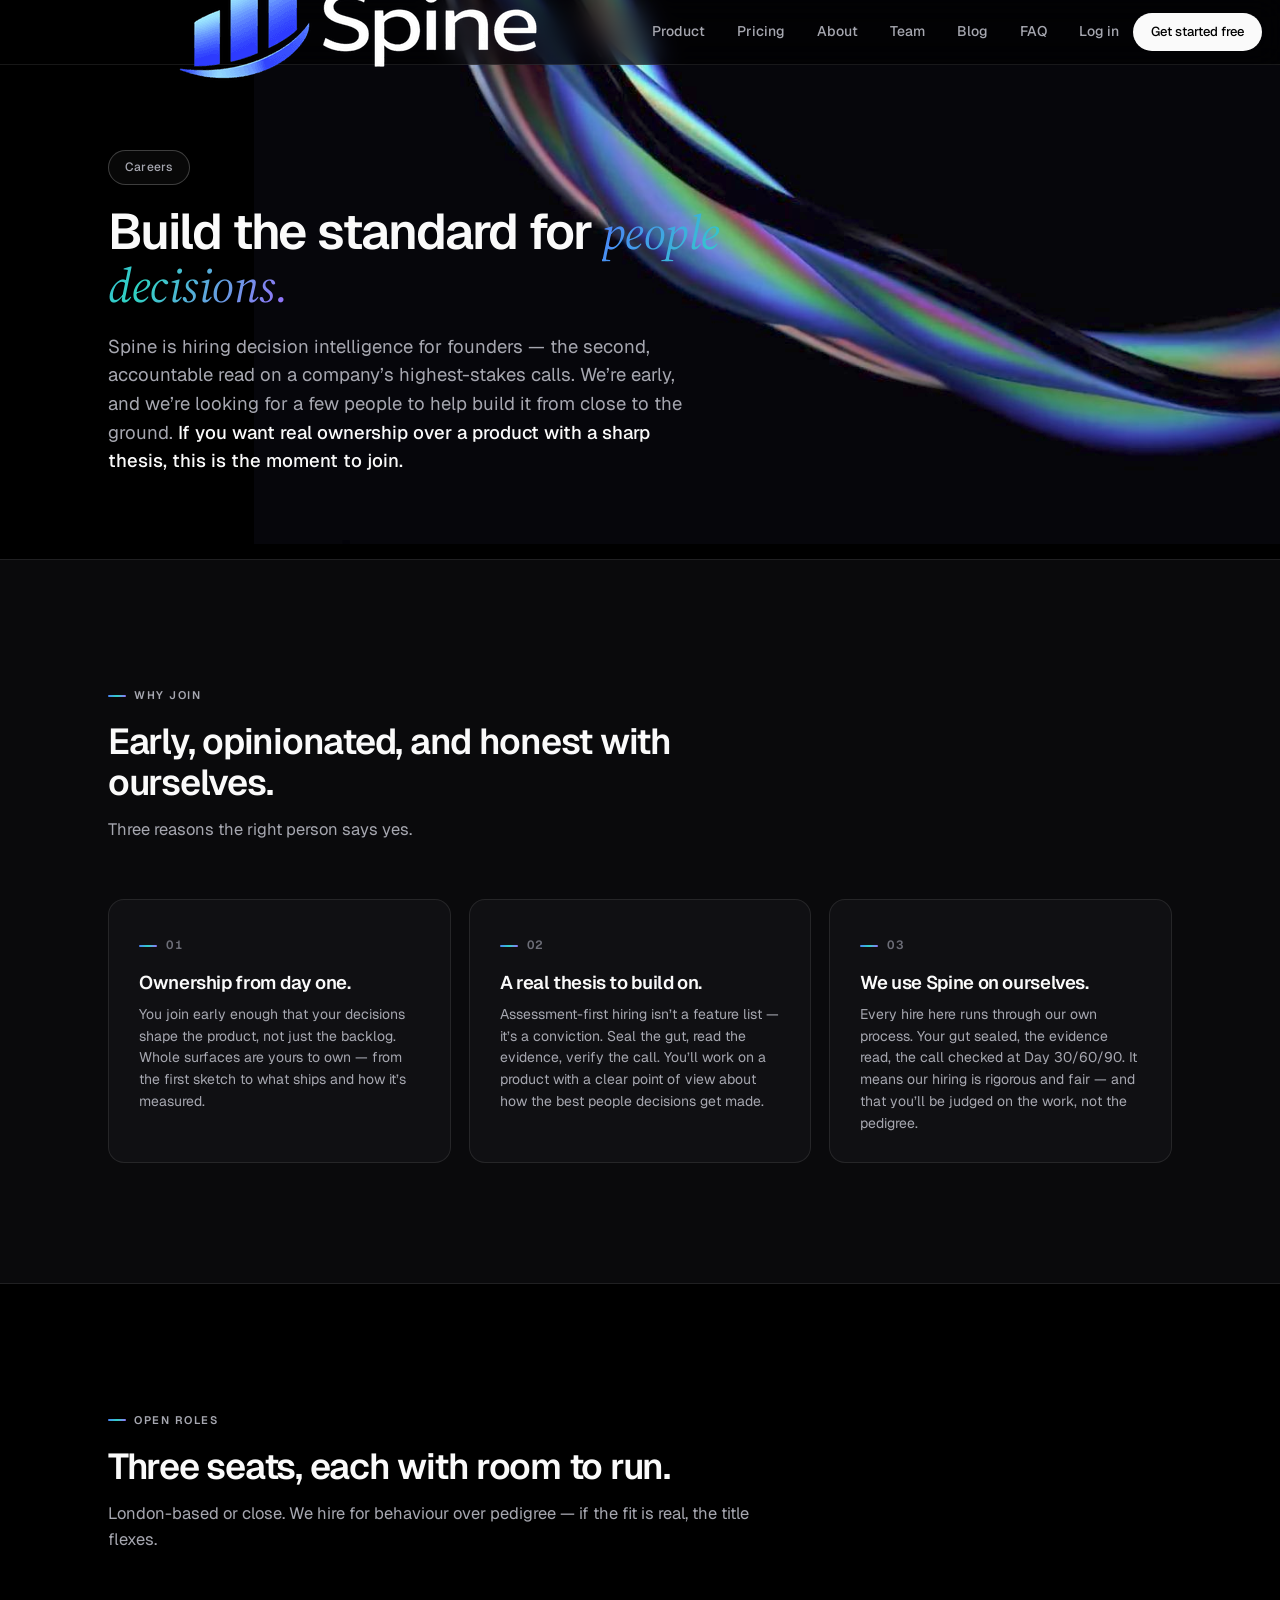
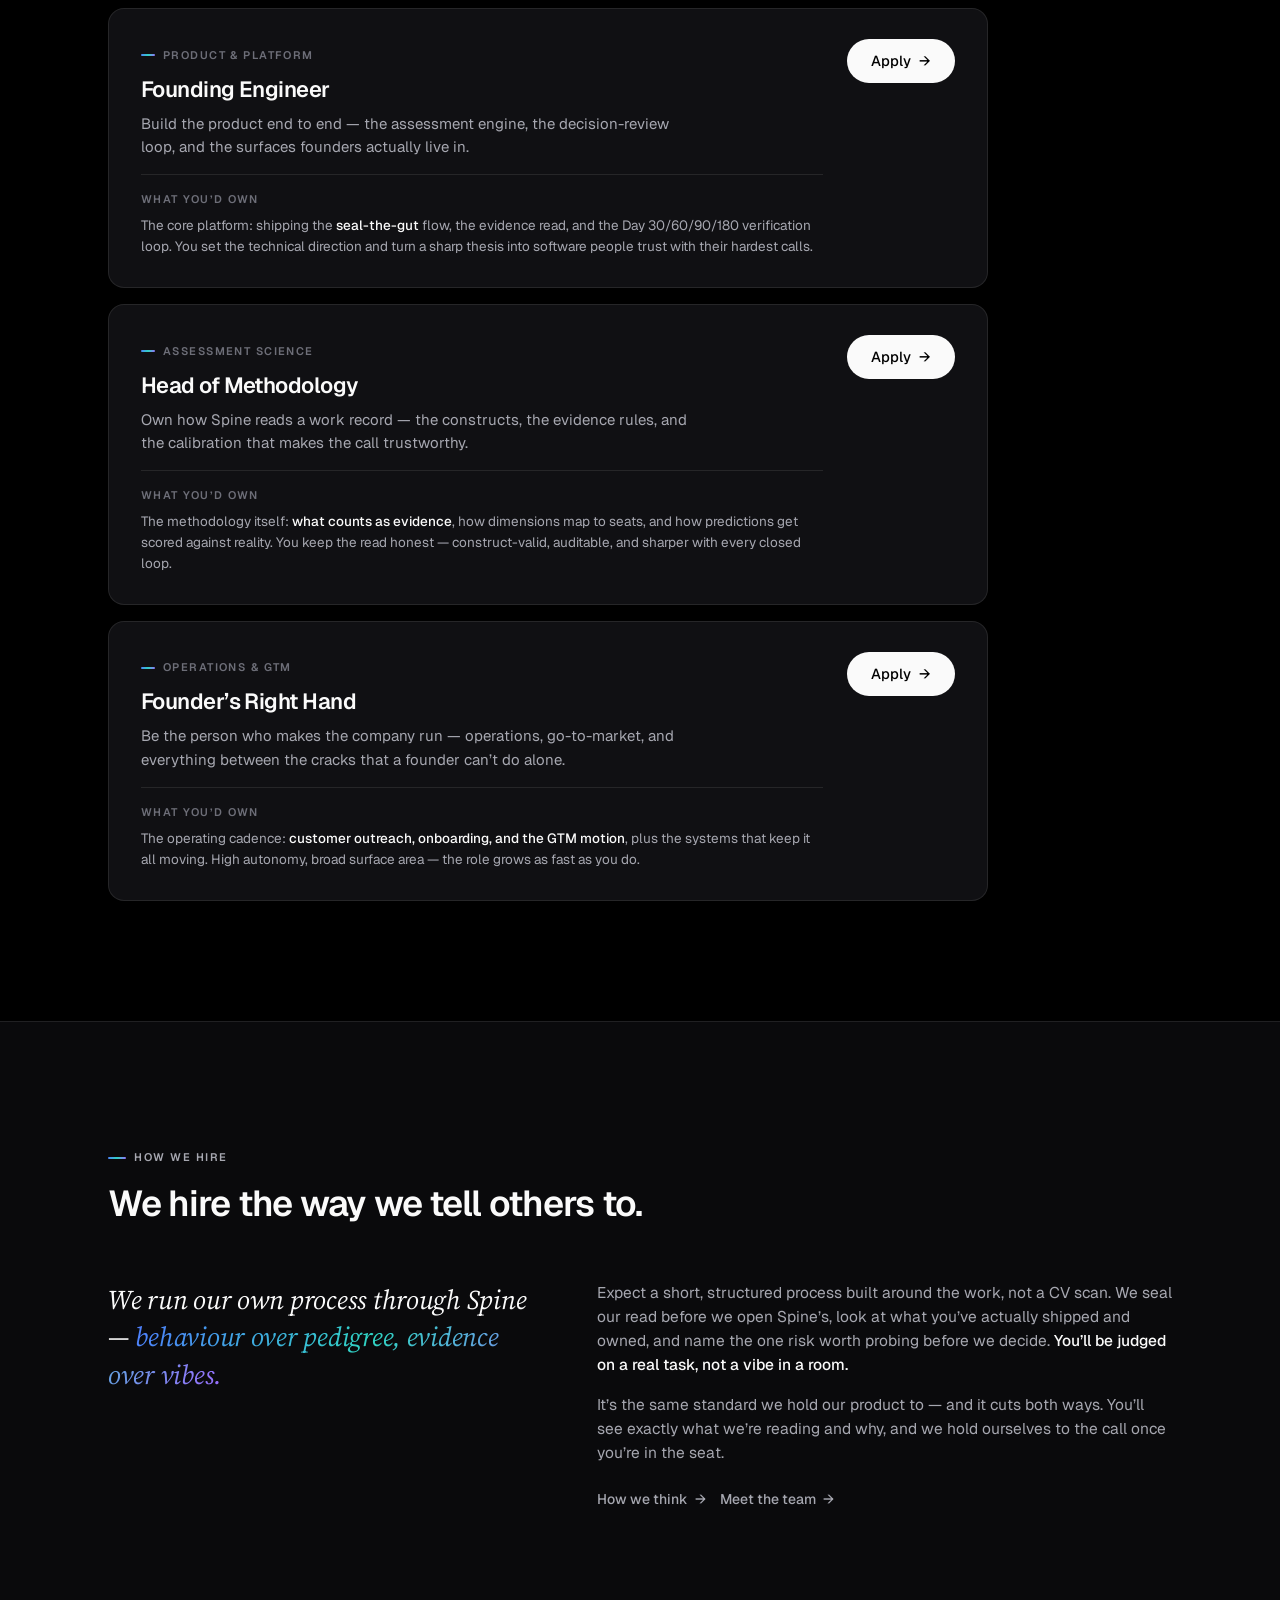
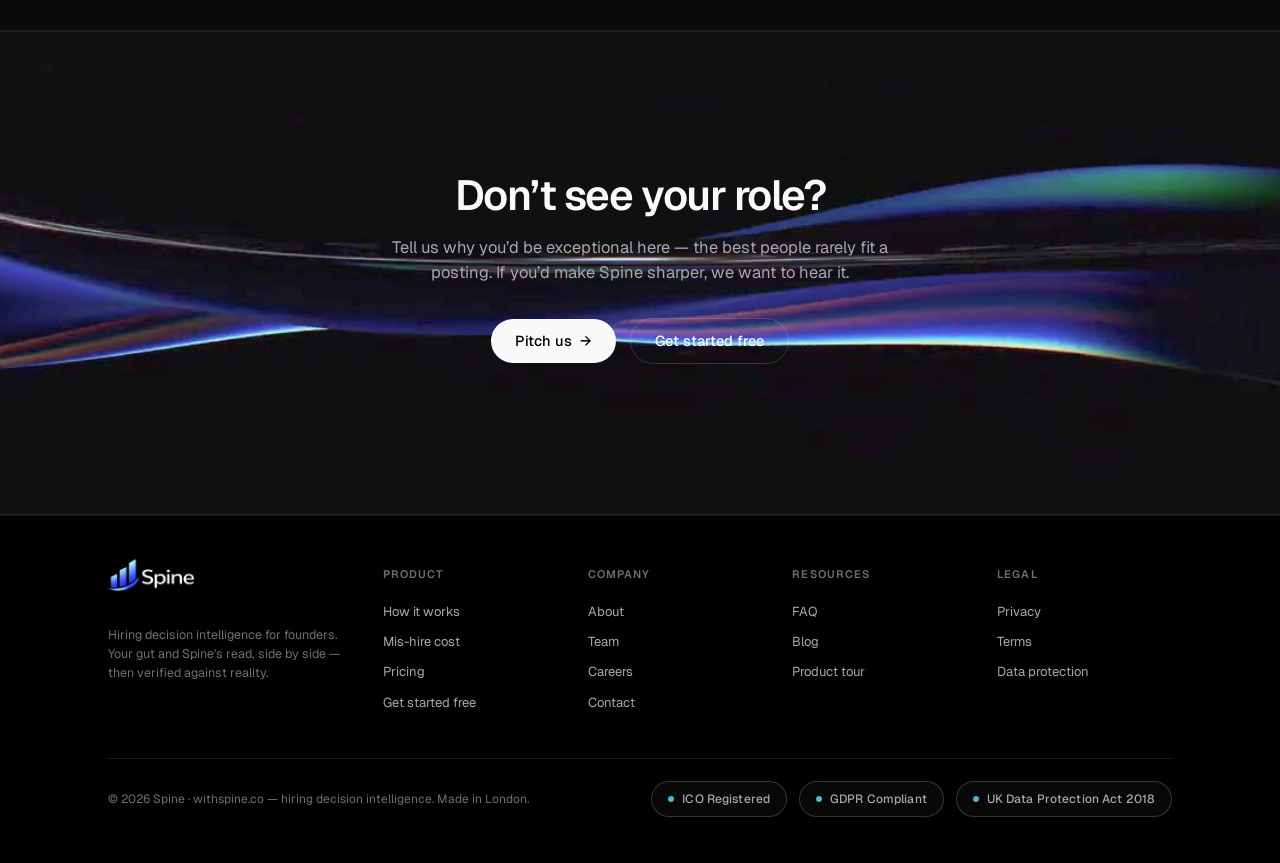
<file: careers.html>
<!DOCTYPE html>
<html lang="en-GB">
<head>
<meta charset="UTF-8">
<meta name="viewport" content="width=device-width, initial-scale=1.0">
<title>Careers — Spine</title>
<meta name="description" content="Join Spine early and help build the standard for people decisions — assessment-first hiring decision intelligence for founders. Founding Engineer, Head of Methodology and Founder's Right Hand roles open in London.">
<link rel="preconnect" href="https://fonts.googleapis.com">
<link rel="preconnect" href="https://fonts.gstatic.com" crossorigin>
<link href="https://fonts.googleapis.com/css2?family=Geist:wght@400;500;600&family=Source+Serif+4:ital,opsz,wght@1,8..60,400;1,8..60,500&display=swap" rel="stylesheet">
<link rel="stylesheet" href="assets/site.css">
<script src="assets/site.js" defer></script>
<style>
/* ============================================================
   careers.html PAGE-SPECIFIC styles
   Clones about.html template. Shared design system in assets/site.css.
   ============================================================ */

/* ---------- page hero ---------- */
.phero{padding:150px 0 84px;position:relative;overflow:visible}
.phero-in{max-width:760px;position:relative;z-index:1}
.phero h1{font-size:50px;line-height:1.07;margin-bottom:20px}
.phero h1 .serif-i{font-size:.96em}
.phero .lead{font-size:18.5px;color:var(--ink2);max-width:600px}
.phero .lead b{color:var(--ink);font-weight:500}
@media (max-width:980px){.phero{padding:120px 0 60px}.phero h1{font-size:38px}}
@media (max-width:560px){.phero h1{font-size:31px}.phero .lead{font-size:16.5px}}

/* ---------- why-join cards ---------- */
.whyjoin{display:grid;grid-template-columns:repeat(3,1fr);gap:18px}
.wcard{background:var(--panel);border:1px solid var(--line);border-radius:var(--r-lg);padding:30px 30px 28px;
  position:relative;transition:transform .2s cubic-bezier(.2,.7,.2,1),border-color .2s ease}
.wcard:hover{transform:translateY(-3px);border-color:var(--line2)}
.wcard .pn{font-size:12px;font-weight:600;letter-spacing:.14em;color:var(--ink3);font-variant-numeric:tabular-nums;margin-bottom:16px;display:inline-flex;align-items:center;gap:9px}
.wcard .pn i{display:inline-block;width:18px;height:2px;border-radius:2px;background:var(--irid)}
.wcard h3{font-size:18.5px;line-height:1.25;letter-spacing:-.02em;margin-bottom:10px}
.wcard h3 .serif-i{font-size:1em}
.wcard p{font-size:14px;color:var(--ink2);line-height:1.55}
@media (max-width:880px){.whyjoin{grid-template-columns:1fr}}

/* ---------- open roles ---------- */
.roles{display:flex;flex-direction:column;gap:16px;max-width:880px}
.role{background:var(--panel);border:1px solid var(--line);border-radius:var(--r-lg);padding:30px 32px;
  position:relative;transition:transform .2s cubic-bezier(.2,.7,.2,1),border-color .2s ease;overflow:hidden}
.role::before{content:"";position:absolute;inset:0;background:radial-gradient(120% 130% at 100% 0%,rgba(154,107,255,.07),transparent 58%);pointer-events:none;opacity:0;transition:opacity .25s ease}
.role:hover{transform:translateY(-2px);border-color:var(--line2)}
.role:hover::before{opacity:1}
.role-top{display:flex;align-items:flex-start;justify-content:space-between;gap:24px;position:relative}
.role-meta{flex:1 1 auto;min-width:0}
.role-tag{display:inline-flex;align-items:center;gap:8px;font-size:11px;font-weight:600;letter-spacing:.13em;text-transform:uppercase;color:var(--ink3);margin-bottom:13px}
.role-tag i{display:inline-block;width:14px;height:2px;border-radius:2px;background:var(--irid)}
.role h3{font-size:22px;line-height:1.18;letter-spacing:-.025em;margin-bottom:9px}
.role .role-desc{font-size:15px;color:var(--ink2);line-height:1.55;max-width:560px}
.role .role-own{font-size:13.5px;color:var(--ink2);line-height:1.55;margin-top:16px;padding-top:16px;border-top:1px solid var(--line)}
.role .role-own b{color:var(--ink);font-weight:500}
.role .role-own .lbl{display:block;font-size:11px;font-weight:600;letter-spacing:.12em;text-transform:uppercase;color:var(--ink3);margin-bottom:7px}
.role-apply{flex:none}
.role-apply .btn{white-space:nowrap}
@media (max-width:680px){.role{padding:26px 24px}.role-top{flex-direction:column;gap:18px}.role h3{font-size:20px}.role-apply{width:100%}.role-apply .btn{width:100%;justify-content:center}}

/* ---------- how we hire ---------- */
.hire-grid{display:grid;grid-template-columns:.85fr 1.15fr;gap:64px;align-items:start}
.hire-lead{font-family:var(--serif);font-style:italic;font-size:27px;line-height:1.4;letter-spacing:-.01em;color:var(--ink)}
.hire-lead .igrad{font-style:italic}
.hire-body p{font-size:15.5px;color:var(--ink2);margin-bottom:16px}
.hire-body p:last-child{margin-bottom:0}
.hire-body p b{color:var(--ink);font-weight:500}
.hire-links{display:flex;gap:14px;flex-wrap:wrap;margin-top:24px}
.hire-links a{font-size:14px;font-weight:500;color:var(--ink2);display:inline-flex;align-items:center;gap:7px;transition:color .18s ease}
.hire-links a:hover{color:var(--ink)}
.hire-links a .arr{display:inline-block;transition:transform .18s cubic-bezier(.2,.7,.2,1)}
.hire-links a:hover .arr{transform:translateX(3px)}
@media (max-width:980px){.hire-grid{grid-template-columns:1fr;gap:30px}}
</style>
</head>
<body>
<!-- ================= NAV : multi-page (shared markup, see assets/site.css) ================= -->
<header class="nav">
  <div class="nav-in">
    <img src="[data-uri]" alt="Spine">
    <nav class="nav-links" aria-label="Primary">
      <a href="index.html#product">Product</a>
      <a href="pricing.html">Pricing</a>
      <a href="about.html">About</a>
      <a href="team.html">Team</a>
      <a href="blog.html">Blog</a>
      <a href="faq.html">FAQ</a>
    </nav>
    <div class="nav-actions">
      <a class="nav-login" href="app-preview.html">Log in</a>
      <a class="btn primary sm" href="app-preview.html">Get started free</a>
      <button class="nav-burger" aria-label="Open menu" aria-expanded="false" aria-controls="nav-mobile">
        <span></span><span></span><span></span>
      </button>
    </div>
  </div>
  <!-- mobile overlay menu -->
  <div class="nav-mobile" id="nav-mobile">
    <a href="index.html#product">Product</a>
    <a href="pricing.html">Pricing</a>
    <a href="about.html">About</a>
    <a href="team.html">Team</a>
    <a href="blog.html">Blog</a>
    <a href="faq.html">FAQ</a>
    <div class="nav-mobile-cta">
      <a class="btn outline" href="app-preview.html">Log in</a>
      <a class="btn primary" href="app-preview.html">Get started free</a>
    </div>
  </div>
</header>
<!-- ================= PAGE HERO ================= -->
<section class="phero" id="top">
  <img class="ribbon ribbon-top" src="[data-uri]" alt="" aria-hidden="true">
  <div class="wrap">
    <div class="phero-in rise">
      <div class="kicker">Careers</div>
      <h1 class="rise d1">Build the standard for <span class="serif-i igrad">people decisions.</span></h1>
      <p class="lead rise d2">Spine is hiring decision intelligence for founders &mdash; the second, accountable read on a company&rsquo;s highest-stakes calls. We&rsquo;re early, and we&rsquo;re looking for a few people to help build it from close to the ground. <b>If you want real ownership over a product with a sharp thesis, this is the moment to join.</b></p>
    </div>
  </div>
</section>

<!-- ================= WHY JOIN ================= -->
<section class="sec tint" id="why">
  <div class="wrap">
    <div class="sec-head" data-io>
      <div class="fnum io"><i></i>Why join</div>
      <h2 class="io dl1">Early, opinionated, and honest with ourselves.</h2>
      <p class="io dl2">Three reasons the right person says yes.</p>
    </div>
    <div class="whyjoin" data-io>
      <div class="wcard io">
        <div class="pn"><i></i>01</div>
        <h3>Ownership from day one.</h3>
        <p>You join early enough that your decisions shape the product, not just the backlog. Whole surfaces are yours to own &mdash; from the first sketch to what ships and how it&rsquo;s measured.</p>
      </div>
      <div class="wcard io dl1">
        <div class="pn"><i></i>02</div>
        <h3>A real thesis to build on.</h3>
        <p>Assessment-first hiring isn&rsquo;t a feature list &mdash; it&rsquo;s a conviction. Seal the gut, read the evidence, verify the call. You&rsquo;ll work on a product with a clear point of view about how the best people decisions get made.</p>
      </div>
      <div class="wcard io dl2">
        <div class="pn"><i></i>03</div>
        <h3>We use Spine on ourselves.</h3>
        <p>Every hire here runs through our own process. Your gut sealed, the evidence read, the call checked at Day 30/60/90. It means our hiring is rigorous and fair &mdash; and that you&rsquo;ll be judged on the work, not the pedigree.</p>
      </div>
    </div>
  </div>
</section>

<!-- ================= OPEN ROLES ================= -->
<section class="sec" id="roles">
  <div class="wrap">
    <div class="sec-head" data-io>
      <div class="fnum io"><i></i>Open roles</div>
      <h2 class="io dl1">Three seats, each with room to run.</h2>
      <p class="io dl2">London-based or close. We hire for behaviour over pedigree &mdash; if the fit is real, the title flexes.</p>
    </div>
    <div class="roles" data-io>

      <div class="role io">
        <div class="role-top">
          <div class="role-meta">
            <div class="role-tag"><i></i>Product &amp; platform</div>
            <h3>Founding Engineer</h3>
            <p class="role-desc">Build the product end to end &mdash; the assessment engine, the decision-review loop, and the surfaces founders actually live in.</p>
            <div class="role-own">
              <span class="lbl">What you&rsquo;d own</span>
              The core platform: shipping the <b>seal-the-gut</b> flow, the evidence read, and the Day 30/60/90/180 verification loop. You set the technical direction and turn a sharp thesis into software people trust with their hardest calls.
            </div>
          </div>
          <div class="role-apply">
            <a class="btn primary" href="mailto:lucas@withspine.co?subject=Spine%20%E2%80%94%20Founding%20Engineer">Apply <span class="arr">&rarr;</span></a>
          </div>
        </div>
      </div>

      <div class="role io dl1">
        <div class="role-top">
          <div class="role-meta">
            <div class="role-tag"><i></i>Assessment science</div>
            <h3>Head of Methodology</h3>
            <p class="role-desc">Own how Spine reads a work record &mdash; the constructs, the evidence rules, and the calibration that makes the call trustworthy.</p>
            <div class="role-own">
              <span class="lbl">What you&rsquo;d own</span>
              The methodology itself: <b>what counts as evidence</b>, how dimensions map to seats, and how predictions get scored against reality. You keep the read honest &mdash; construct-valid, auditable, and sharper with every closed loop.
            </div>
          </div>
          <div class="role-apply">
            <a class="btn primary" href="mailto:lucas@withspine.co?subject=Spine%20%E2%80%94%20Head%20of%20Methodology">Apply <span class="arr">&rarr;</span></a>
          </div>
        </div>
      </div>

      <div class="role io dl2">
        <div class="role-top">
          <div class="role-meta">
            <div class="role-tag"><i></i>Operations &amp; GTM</div>
            <h3>Founder&rsquo;s Right Hand</h3>
            <p class="role-desc">Be the person who makes the company run &mdash; operations, go-to-market, and everything between the cracks that a founder can&rsquo;t do alone.</p>
            <div class="role-own">
              <span class="lbl">What you&rsquo;d own</span>
              The operating cadence: <b>customer outreach, onboarding, and the GTM motion</b>, plus the systems that keep it all moving. High autonomy, broad surface area &mdash; the role grows as fast as you do.
            </div>
          </div>
          <div class="role-apply">
            <a class="btn primary" href="mailto:lucas@withspine.co?subject=Spine%20%E2%80%94%20Founder%27s%20Right%20Hand">Apply <span class="arr">&rarr;</span></a>
          </div>
        </div>
      </div>

    </div>
  </div>
</section>

<!-- ================= HOW WE HIRE ================= -->
<section class="sec tint" id="hire">
  <div class="wrap">
    <div class="sec-head" data-io>
      <div class="fnum io"><i></i>How we hire</div>
      <h2 class="io dl1">We hire the way we tell others to.</h2>
    </div>
    <div class="hire-grid" data-io>
      <p class="hire-lead io">We run our own process through Spine &mdash; <span class="igrad serif-i">behaviour over pedigree, evidence over vibes.</span></p>
      <div class="hire-body io dl1">
        <p>Expect a short, structured process built around the work, not a CV scan. We seal our read before we open Spine&rsquo;s, look at what you&rsquo;ve actually shipped and owned, and name the one risk worth probing before we decide. <b>You&rsquo;ll be judged on a real task, not a vibe in a room.</b></p>
        <p>It&rsquo;s the same standard we hold our product to &mdash; and it cuts both ways. You&rsquo;ll see exactly what we&rsquo;re reading and why, and we hold ourselves to the call once you&rsquo;re in the seat.</p>
        <div class="hire-links">
          <a href="about.html#principles">How we think <span class="arr">&rarr;</span></a>
          <a href="team.html">Meet the team <span class="arr">&rarr;</span></a>
        </div>
      </div>
    </div>
  </div>
</section>

<!-- ================= FINAL CTA ================= -->
<section class="final sec tint" id="cta">
  <img class="ribbon ribbon-bottom" src="[data-uri]" alt="" aria-hidden="true">
  <div class="wrap">
    <h2 class="io" data-io>Don&rsquo;t see your role?</h2>
    <p class="io dl1" data-io>Tell us why you&rsquo;d be exceptional here &mdash; the best people rarely fit a posting. If you&rsquo;d make Spine sharper, we want to hear it.</p>
    <div class="hero-ctas io dl2" data-io>
      <a class="btn primary" href="mailto:lucas@withspine.co?subject=Spine%20%E2%80%94%20Why%20I%27d%20be%20exceptional">Pitch us <span class="arr">&rarr;</span></a>
      <a class="btn outline" href="app-preview.html">Get started free</a>
    </div>
  </div>
</section>

<!-- ================= FOOTER ================= -->
<footer>
  <div class="wrap">
    <div class="foot-cols">
      <div class="foot-brand">
        <a class="brand" href="#top" aria-label="Spine">
      <img src="[data-uri]" alt="Spine">
        </a>
        <p>Hiring decision intelligence for founders. Your gut and Spine's read, side by side &mdash; then verified against reality.</p>
      </div>
      <div class="foot-col">
        <h4>Product</h4>
        <a href="index.html#product">How it works</a>
        <a href="index.html#economics">Mis-hire cost</a>
        <a href="pricing.html">Pricing</a>
        <a href="app-preview.html">Get started free</a>
      </div>
      <div class="foot-col">
        <h4>Company</h4>
        <a href="about.html">About</a>
        <a href="team.html">Team</a>
        <a href="careers.html">Careers</a>
        <a href="mailto:lucas@withspine.co">Contact</a>
      </div>
      <div class="foot-col">
        <h4>Resources</h4>
        <a href="faq.html">FAQ</a>
        <a href="blog.html">Blog</a>
        <a href="index.html#product">Product tour</a>
      </div>
      <div class="foot-col">
        <h4>Legal</h4>
        <a href="/privacy">Privacy</a>
        <a href="/terms">Terms</a>
        <a href="#privacy">Data protection</a>
      </div>
    </div>
    <div class="foot-bottom">
      <p class="foot-copy">&copy; 2026 Spine &middot; withspine.co &mdash; hiring decision intelligence. Made in London.</p>
      <div class="badges" aria-label="Compliance">
        <a class="badge" href="#privacy"><span class="bdot"></span>ICO Registered</a>
        <a class="badge" href="#privacy"><span class="bdot"></span>GDPR Compliant</a>
        <a class="badge" href="#privacy"><span class="bdot"></span>UK Data Protection Act 2018</a>
      </div>
    </div>
  </div>
</footer>
<script>
/* careers.html — scroll reveals (shared .io pattern). Nav burger handled by assets/site.js */
(function(){
  "use strict";
  var io=new IntersectionObserver(function(entries){
    entries.forEach(function(e){if(e.isIntersecting){e.target.classList.add("inview");io.unobserve(e.target)}});
  },{threshold:.18,rootMargin:"0px 0px -8% 0px"});
  document.querySelectorAll("[data-io]").forEach(function(el){io.observe(el)});
})();
</script>
</body>
</html>
</file>
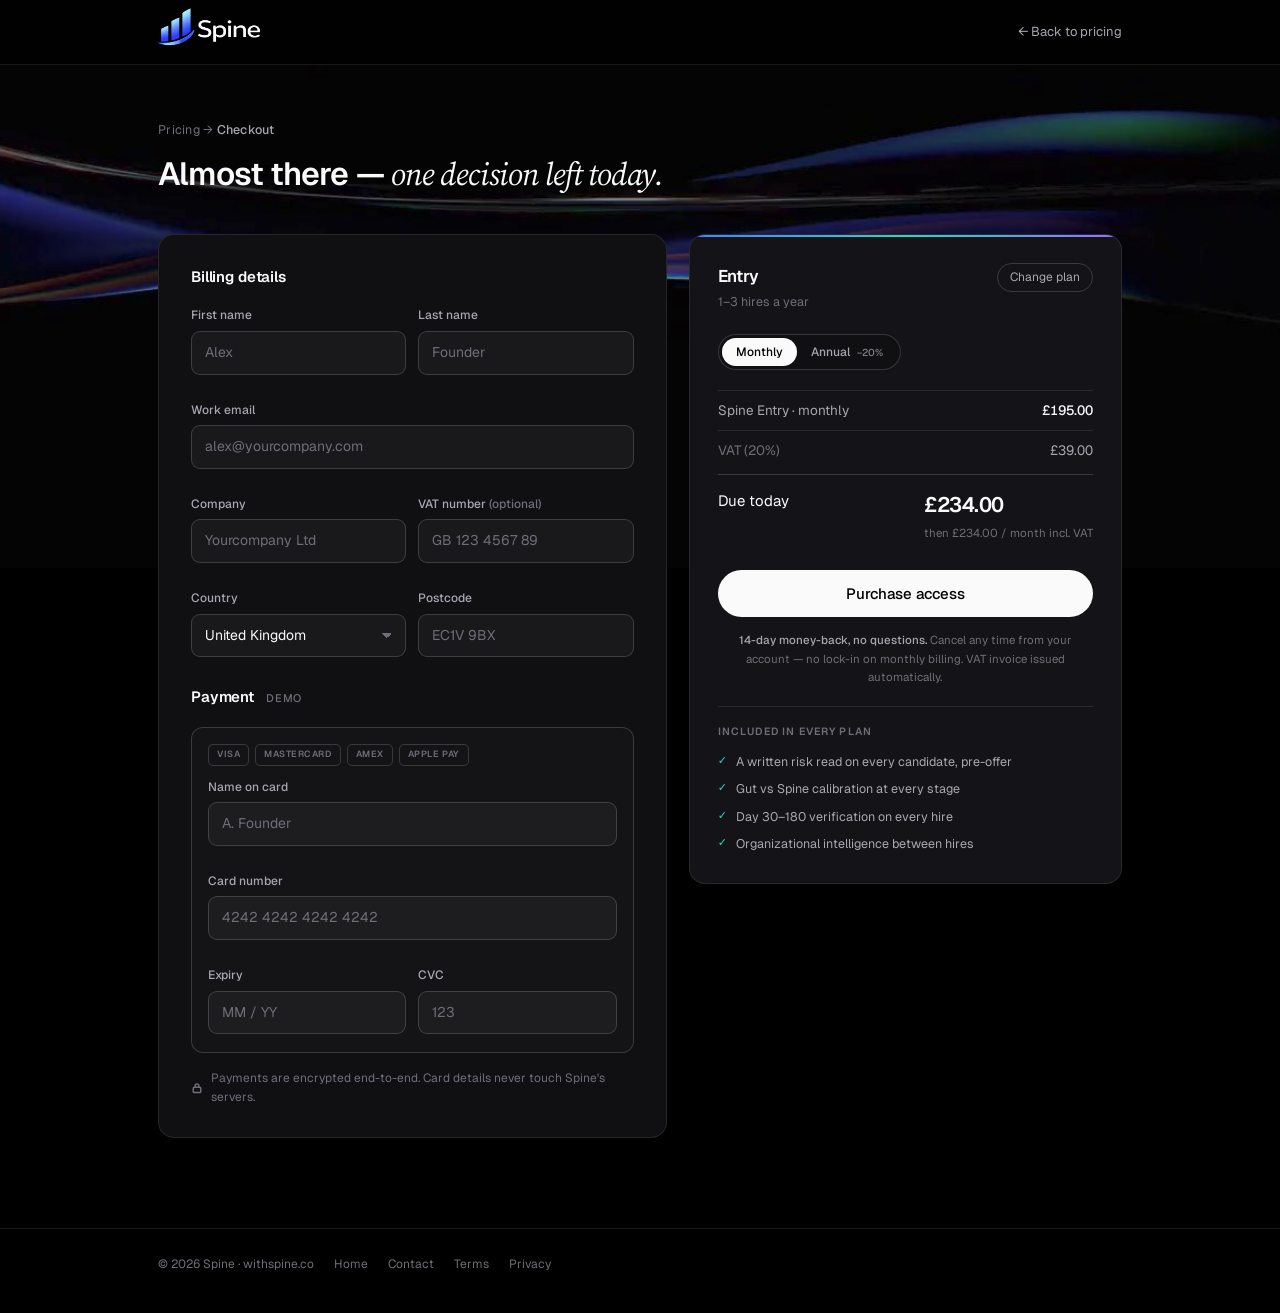
<file: checkout.html>
<!DOCTYPE html>
<html lang="en-GB">
<head>
<meta charset="UTF-8">
<meta name="viewport" content="width=device-width, initial-scale=1.0">
<title>Checkout — Spine</title>
<meta name="robots" content="noindex">
<link rel="preconnect" href="https://fonts.googleapis.com">
<link rel="preconnect" href="https://fonts.gstatic.com" crossorigin>
<link href="https://fonts.googleapis.com/css2?family=Geist:wght@400;500;600&family=Source+Serif+4:ital,opsz,wght@1,8..60,400&display=swap" rel="stylesheet">
<style>
/* Spine checkout — same design language as index (v2).
   DRAFT PRICES — for Lucas to confirm: Entry £195 · Growth £495 ·
   Scale £1,250 · Platform from £2,950 monthly; annual = 20% off.
   Demo only: form fields are present but nothing is processed. */
:root{
  --bg:#000; --bg2:#0a0a0c; --panel:#101013; --panel2:#141418;
  --line:rgba(255,255,255,.09); --line2:rgba(255,255,255,.16);
  --ink:#fafafa; --ink2:#a6a7b0; --ink3:#6d6e78;
  --irid:linear-gradient(120deg,#4f7dff,#2fd3c2,#9a6bff);
  --teal:#2fd3c2;
  --serif:"Source Serif 4",Georgia,serif;
  --r-lg:16px;
}
*{box-sizing:border-box;margin:0;padding:0}
html{-webkit-font-smoothing:antialiased}
body{font-family:"Geist",Inter,system-ui,sans-serif;font-size:16px;line-height:1.55;background:var(--bg);color:var(--ink);overflow-x:hidden}
::selection{background:rgba(79,125,255,.35)}
a{color:inherit;text-decoration:none}
button{font-family:inherit;cursor:pointer}
.wrap{max-width:1020px;margin:0 auto;padding:0 28px}

.ribbon{position:absolute;top:-220px;left:50%;transform:translateX(-50%);width:min(120vw,1400px);
  mix-blend-mode:screen;opacity:.55;pointer-events:none;user-select:none;z-index:0}

.nav{position:fixed;top:0;left:0;right:0;z-index:50;backdrop-filter:blur(14px);-webkit-backdrop-filter:blur(14px);
  background:rgba(0,0,0,.62);border-bottom:1px solid var(--line)}
.nav-in{max-width:1020px;margin:0 auto;padding:0 28px;height:64px;display:flex;align-items:center;justify-content:space-between}
.brand{display:flex;align-items:center}
.brand img{width:148px;height:auto;display:block;margin:-32px -26px -32px -22px}
.nav .back{font-size:13px;color:var(--ink2)}
.nav .back:hover{color:var(--ink)}

.page{position:relative;padding:120px 0 90px;z-index:1}
.crumb{font-size:12.5px;color:var(--ink3);margin-bottom:10px;letter-spacing:.02em}
.crumb b{color:var(--ink2);font-weight:500}
h1{font-size:32px;letter-spacing:-.03em;font-weight:600;margin-bottom:34px}
h1 .serif-i{font-family:var(--serif);font-style:italic;font-weight:400}

.cols{display:grid;grid-template-columns:1.08fr .92fr;gap:22px;align-items:start}

/* ---------- left: billing + card ---------- */
.card{background:var(--panel);border:1px solid var(--line);border-radius:var(--r-lg);padding:30px 32px}
.card h2{font-size:15px;font-weight:600;letter-spacing:-.01em;margin-bottom:18px}
.card h2 em{font-style:normal;font-size:11px;font-weight:500;color:var(--ink3);letter-spacing:.08em;text-transform:uppercase;margin-left:8px}
.frow{display:grid;grid-template-columns:1fr 1fr;gap:12px}
.field{margin-bottom:14px;min-width:0}
.field.full{grid-column:1/-1}
.field label{display:block;font-size:12px;color:var(--ink2);margin-bottom:6px;font-weight:500}
.field input,.field select{width:100%;background:rgba(255,255,255,.04);border:1px solid var(--line2);border-radius:9px;
  color:var(--ink);font:inherit;font-size:14px;padding:10px 13px;transition:border-color .18s ease}
.field input:focus,.field select:focus{outline:none;border-color:rgba(255,255,255,.36)}
.field input::placeholder{color:var(--ink3)}
.field select{appearance:none;-webkit-appearance:none;background-image:linear-gradient(45deg,transparent 50%,var(--ink3) 50%),linear-gradient(135deg,var(--ink3) 50%,transparent 50%);
  background-position:calc(100% - 18px) 50%,calc(100% - 13px) 50%;background-size:5px 5px;background-repeat:no-repeat}
.cardbox{border:1px solid var(--line2);border-radius:12px;padding:16px 16px 4px;margin-top:4px;background:rgba(255,255,255,.02)}
.cardbox .brands{display:flex;gap:6px;margin-bottom:12px}
.cardbox .brands i{font-style:normal;font-size:9px;font-weight:600;letter-spacing:.06em;color:var(--ink3);
  border:1px solid var(--line2);border-radius:5px;padding:3px 8px;text-transform:uppercase}
.secure{display:flex;align-items:center;gap:8px;font-size:12px;color:var(--ink3);margin-top:16px}
.secure svg{width:12px;height:12px;stroke:var(--ink3);fill:none;stroke-width:2;stroke-linecap:round;stroke-linejoin:round;flex:none}

/* ---------- right: order summary ---------- */
.summary{background:var(--panel2);border:1px solid var(--line);border-radius:var(--r-lg);overflow:hidden;position:sticky;top:88px}
.summary::before{content:"";display:block;height:2px;background:var(--irid)}
.sum-in{padding:26px 28px}
.planrow{display:flex;align-items:flex-start;gap:12px;margin-bottom:6px}
.planrow .pname{flex:1}
.planrow .pname b{display:block;font-size:17px;font-weight:600;letter-spacing:-.02em}
.planrow .pname span{font-size:12.5px;color:var(--ink3)}
.planrow .chg{font-size:12px;color:var(--ink2);border:1px solid var(--line2);border-radius:999px;padding:4px 12px;background:transparent}
.planrow .chg:hover{color:var(--ink);border-color:rgba(255,255,255,.3)}
.bill-toggle{display:inline-flex;border:1px solid var(--line2);border-radius:999px;padding:3px;margin:14px 0 20px;background:var(--panel)}
.bill-toggle button{border:none;background:transparent;color:var(--ink2);font-size:12px;font-weight:500;border-radius:999px;padding:6px 14px}
.bill-toggle button.on{background:#fafafa;color:#000}
.bill-toggle button em{font-style:normal;font-size:10px;opacity:.75;margin-left:4px}
.line{display:flex;justify-content:space-between;gap:12px;font-size:13.5px;color:var(--ink2);padding:9px 0;border-top:1px solid var(--line)}
.line b{font-weight:500;color:var(--ink);font-variant-numeric:tabular-nums;white-space:nowrap}
.line.sub span{color:var(--ink3)}
.line.sub b{color:var(--ink2);font-weight:400}
.line.save b{color:var(--teal)}
.line.total{border-top:1px solid var(--line2);margin-top:4px;padding-top:14px;font-size:15px;color:var(--ink)}
.line.total b{font-size:21px;font-weight:600;letter-spacing:-.02em}
.line.total .per{display:block;font-size:11.5px;color:var(--ink3);font-weight:400;text-align:right;margin-top:2px;letter-spacing:0}
.buy{width:100%;margin-top:20px;border:none;border-radius:999px;background:#fafafa;color:#000;font-size:15px;font-weight:500;
  padding:14px 20px;transition:transform .18s cubic-bezier(.2,.7,.2,1),box-shadow .18s cubic-bezier(.2,.7,.2,1)}
.buy:hover{transform:translateY(-1px);box-shadow:0 6px 28px rgba(120,160,255,.28)}
.reassure{font-size:11.5px;color:var(--ink3);margin-top:14px;text-align:center;line-height:1.6}
.reassure b{color:var(--ink2);font-weight:500}
.includes{border-top:1px solid var(--line);margin-top:20px;padding-top:16px}
.includes p{font-size:10.5px;font-weight:600;letter-spacing:.11em;text-transform:uppercase;color:var(--ink3);margin-bottom:8px}
.includes li{list-style:none;display:flex;gap:9px;font-size:12.5px;color:var(--ink2);padding:4px 0}
.includes li i{font-style:normal;color:var(--teal);flex:none;font-size:11px}

/* ---------- toast ---------- */
.toast{position:fixed;left:50%;bottom:34px;transform:translate(-50%,16px);background:#fafafa;color:#000;
  font-size:13.5px;font-weight:500;border-radius:999px;padding:12px 22px;opacity:0;pointer-events:none;
  transition:opacity .35s cubic-bezier(.2,.7,.2,1),transform .35s cubic-bezier(.2,.7,.2,1);z-index:99;box-shadow:0 12px 40px rgba(0,0,0,.5)}
.toast.show{opacity:1;transform:translate(-50%,0)}

footer{border-top:1px solid var(--line);padding:26px 0 40px;position:relative;z-index:1}
footer .wrap{display:flex;align-items:center;gap:20px;flex-wrap:wrap;font-size:12px;color:var(--ink3)}
footer a:hover{color:var(--ink2)}

/* entrance */
.rise{opacity:0;transform:translateY(16px);animation:rise .8s cubic-bezier(.2,.7,.2,1) forwards}
.rise.d1{animation-delay:.1s}.rise.d2{animation-delay:.2s}
@keyframes rise{to{opacity:1;transform:none}}

@media (max-width:880px){
  .cols{grid-template-columns:1fr}
  .summary{position:static;order:-1}
}
@media (max-width:560px){
  .wrap{padding:0 20px}
  .brand img{width:124px;margin:-28px -22px -28px -18px}
  .page{padding:104px 0 60px}
  h1{font-size:26px}
  .card{padding:22px 20px}
  .sum-in{padding:20px 20px}
  .frow{grid-template-columns:1fr}
}
@media (prefers-reduced-motion:reduce){
  *,*::before,*::after{animation-duration:.01ms!important;transition-duration:.01ms!important}
  .rise{opacity:1;transform:none}
}
</style>
</head>
<body>

<header class="nav">
  <div class="nav-in">
    <a class="brand" href="index.html" aria-label="Spine">
      <img src="[data-uri]" alt="Spine">
    </a>
    <a class="back" href="index.html#pricing">&larr; Back to pricing</a>
  </div>
</header>

<main class="page">
  <img class="ribbon" src="[data-uri]" alt="" aria-hidden="true">
  <div class="wrap">
    <p class="crumb rise">Pricing &rarr; <b>Checkout</b></p>
    <h1 class="rise d1">Almost there &mdash; <span class="serif-i">one decision left today.</span></h1>

    <div class="cols">
      <!-- ============ billing + card (demo — nothing is processed) ============ -->
      <form class="card rise d2" autocomplete="off" onsubmit="return false">
        <h2>Billing details</h2>
        <div class="frow">
          <div class="field"><label for="f-first">First name</label><input id="f-first" type="text" placeholder="Alex"></div>
          <div class="field"><label for="f-last">Last name</label><input id="f-last" type="text" placeholder="Founder"></div>
          <div class="field full"><label for="f-email">Work email</label><input id="f-email" type="email" placeholder="alex@yourcompany.com"></div>
          <div class="field"><label for="f-company">Company</label><input id="f-company" type="text" placeholder="Yourcompany Ltd"></div>
          <div class="field"><label for="f-vat">VAT number <span style="color:var(--ink3)">(optional)</span></label><input id="f-vat" type="text" placeholder="GB 123 4567 89"></div>
          <div class="field"><label for="f-country">Country</label>
            <select id="f-country">
              <option>United Kingdom</option><option>Ireland</option><option>Netherlands</option>
              <option>Germany</option><option>France</option><option>Portugal</option>
              <option>United States</option><option>Other</option>
            </select>
          </div>
          <div class="field"><label for="f-postcode">Postcode</label><input id="f-postcode" type="text" placeholder="EC1V 9BX"></div>
        </div>

        <h2 style="margin-top:14px">Payment <em>Demo</em></h2>
        <div class="cardbox">
          <div class="brands"><i>Visa</i><i>Mastercard</i><i>Amex</i><i>Apple&nbsp;Pay</i></div>
          <div class="frow">
            <div class="field full"><label for="f-cardname">Name on card</label><input id="f-cardname" type="text" placeholder="A. Founder"></div>
            <div class="field full"><label for="f-cardno">Card number</label><input id="f-cardno" type="text" inputmode="numeric" placeholder="4242 4242 4242 4242" maxlength="19"></div>
            <div class="field"><label for="f-expiry">Expiry</label><input id="f-expiry" type="text" inputmode="numeric" placeholder="MM / YY" maxlength="7"></div>
            <div class="field"><label for="f-cvc">CVC</label><input id="f-cvc" type="text" inputmode="numeric" placeholder="123" maxlength="4"></div>
          </div>
        </div>
        <p class="secure">
          <svg viewBox="0 0 16 16"><rect x="3" y="7" width="10" height="7" rx="1.5"/><path d="M5.5 7V5a2.5 2.5 0 0 1 5 0v2"/></svg>
          Payments are encrypted end-to-end. Card details never touch Spine's servers.
        </p>
      </form>

      <!-- ============ order summary ============ -->
      <aside class="summary rise d2">
        <div class="sum-in">
          <div class="planrow">
            <div class="pname"><b id="s-name">Entry</b><span id="s-for">1&ndash;3 hires a year</span></div>
            <a class="chg" href="index.html#pricing">Change plan</a>
          </div>
          <div class="bill-toggle" role="group" aria-label="Billing period">
            <button type="button" id="bt-monthly">Monthly</button>
            <button type="button" id="bt-annual">Annual <em>&minus;20%</em></button>
          </div>
          <div class="line"><span id="s-planline">Spine Entry &middot; monthly</span><b id="s-sub">&pound;195.00</b></div>
          <div class="line save" id="s-saverow" style="display:none"><span>Annual billing saves</span><b id="s-save">&minus;&pound;468.00</b></div>
          <div class="line sub"><span>VAT (20%)</span><b id="s-vat">&pound;39.00</b></div>
          <div class="line total"><span>Due today</span><span><b id="s-total">&pound;234.00</b><span class="per" id="s-per">then &pound;234.00 / month incl. VAT</span></span></div>
          <button class="buy" id="buy">Purchase access</button>
          <p class="reassure"><b>14-day money-back, no questions.</b> Cancel any time from your account &mdash; no lock-in on monthly billing. VAT invoice issued automatically.</p>
          <div class="includes">
            <p>Included in every plan</p>
            <ul>
              <li><i>&#10003;</i>A written risk read on every candidate, pre-offer</li>
              <li><i>&#10003;</i>Gut vs Spine calibration at every stage</li>
              <li><i>&#10003;</i>Day 30&ndash;180 verification on every hire</li>
              <li><i>&#10003;</i>Organizational intelligence between hires</li>
            </ul>
          </div>
        </div>
      </aside>
    </div>
  </div>
</main>

<footer>
  <div class="wrap">
    <span>&copy; 2026 Spine &middot; withspine.co</span>
    <a href="index.html">Home</a>
    <a href="mailto:lucas@withspine.co">Contact</a>
    <a href="#">Terms</a>
    <a href="#">Privacy</a>
  </div>
</footer>

<div class="toast" id="toast" role="status">Demo &mdash; checkout not live yet</div>

<script>
(function(){
  "use strict";
  /* DRAFT PRICES — for Lucas to confirm. Annual = 20% off monthly. */
  var PLANS={
    entry:   {name:"Entry",    forr:"1–3 hires a year",                monthly:195,  annual:156,  from:false},
    growth:  {name:"Growth",   forr:"Up to 10 hires a year",               monthly:495,  annual:396,  from:false},
    scale:   {name:"Scale",    forr:"25+ hires a year",                    monthly:1250, annual:1000, from:false},
    platform:{name:"Platform", forr:"Funds & portfolios · multi-company", monthly:2950, annual:2360, from:true}
  };
  var qs=new URLSearchParams(location.search);
  var plan=PLANS[qs.get("plan")]?qs.get("plan"):"entry";
  var billing=qs.get("billing")==="annual"?"annual":"monthly";
  var $=function(id){return document.getElementById(id)};
  var gbp=function(x){return "£"+x.toLocaleString("en-GB",{minimumFractionDigits:2,maximumFractionDigits:2})};

  function render(){
    var p=PLANS[plan];
    var fromPfx=p.from?"from ":"";
    $("s-name").textContent=p.name;
    $("s-for").textContent=p.forr;
    $("bt-monthly").classList.toggle("on",billing==="monthly");
    $("bt-annual").classList.toggle("on",billing==="annual");
    var sub, label, per;
    if(billing==="annual"){
      sub=p.annual*12;
      label="Spine "+p.name+" · annual · "+fromPfx+gbp(p.annual).replace(".00","")+" / month";
      $("s-saverow").style.display="flex";
      $("s-save").textContent="−"+gbp((p.monthly-p.annual)*12);
      per="renews yearly at "+fromPfx+gbp(sub*1.2)+" incl. VAT";
    }else{
      sub=p.monthly;
      label="Spine "+p.name+" · monthly";
      $("s-saverow").style.display="none";
      per="then "+fromPfx+gbp(sub*1.2)+" / month incl. VAT";
    }
    var vat=sub*0.2;
    $("s-planline").textContent=label;
    $("s-sub").textContent=fromPfx+gbp(sub);
    $("s-vat").textContent=fromPfx+gbp(vat);
    $("s-total").textContent=fromPfx+gbp(sub+vat);
    $("s-per").textContent=per;
    /* keep the toggle state shareable */
    var url=new URL(location.href);
    url.searchParams.set("plan",plan); url.searchParams.set("billing",billing);
    history.replaceState(null,"",url);
  }
  $("bt-monthly").addEventListener("click",function(){billing="monthly";render()});
  $("bt-annual").addEventListener("click",function(){billing="annual";render()});
  render();

  /* light-touch card field formatting (cosmetic only — demo) */
  $("f-cardno").addEventListener("input",function(){
    var v=this.value.replace(/\D/g,"").slice(0,16);
    this.value=v.replace(/(\d{4})(?=\d)/g,"$1 ");
  });
  $("f-expiry").addEventListener("input",function(){
    var v=this.value.replace(/\D/g,"").slice(0,4);
    this.value=v.length>2?v.slice(0,2)+" / "+v.slice(2):v;
  });

  /* purchase = demo toast only */
  var t=$("toast"),timer=null;
  $("buy").addEventListener("click",function(){
    t.classList.add("show");
    clearTimeout(timer);
    timer=setTimeout(function(){t.classList.remove("show")},2600);
  });
})();
</script>
</body>
</html>
</file>
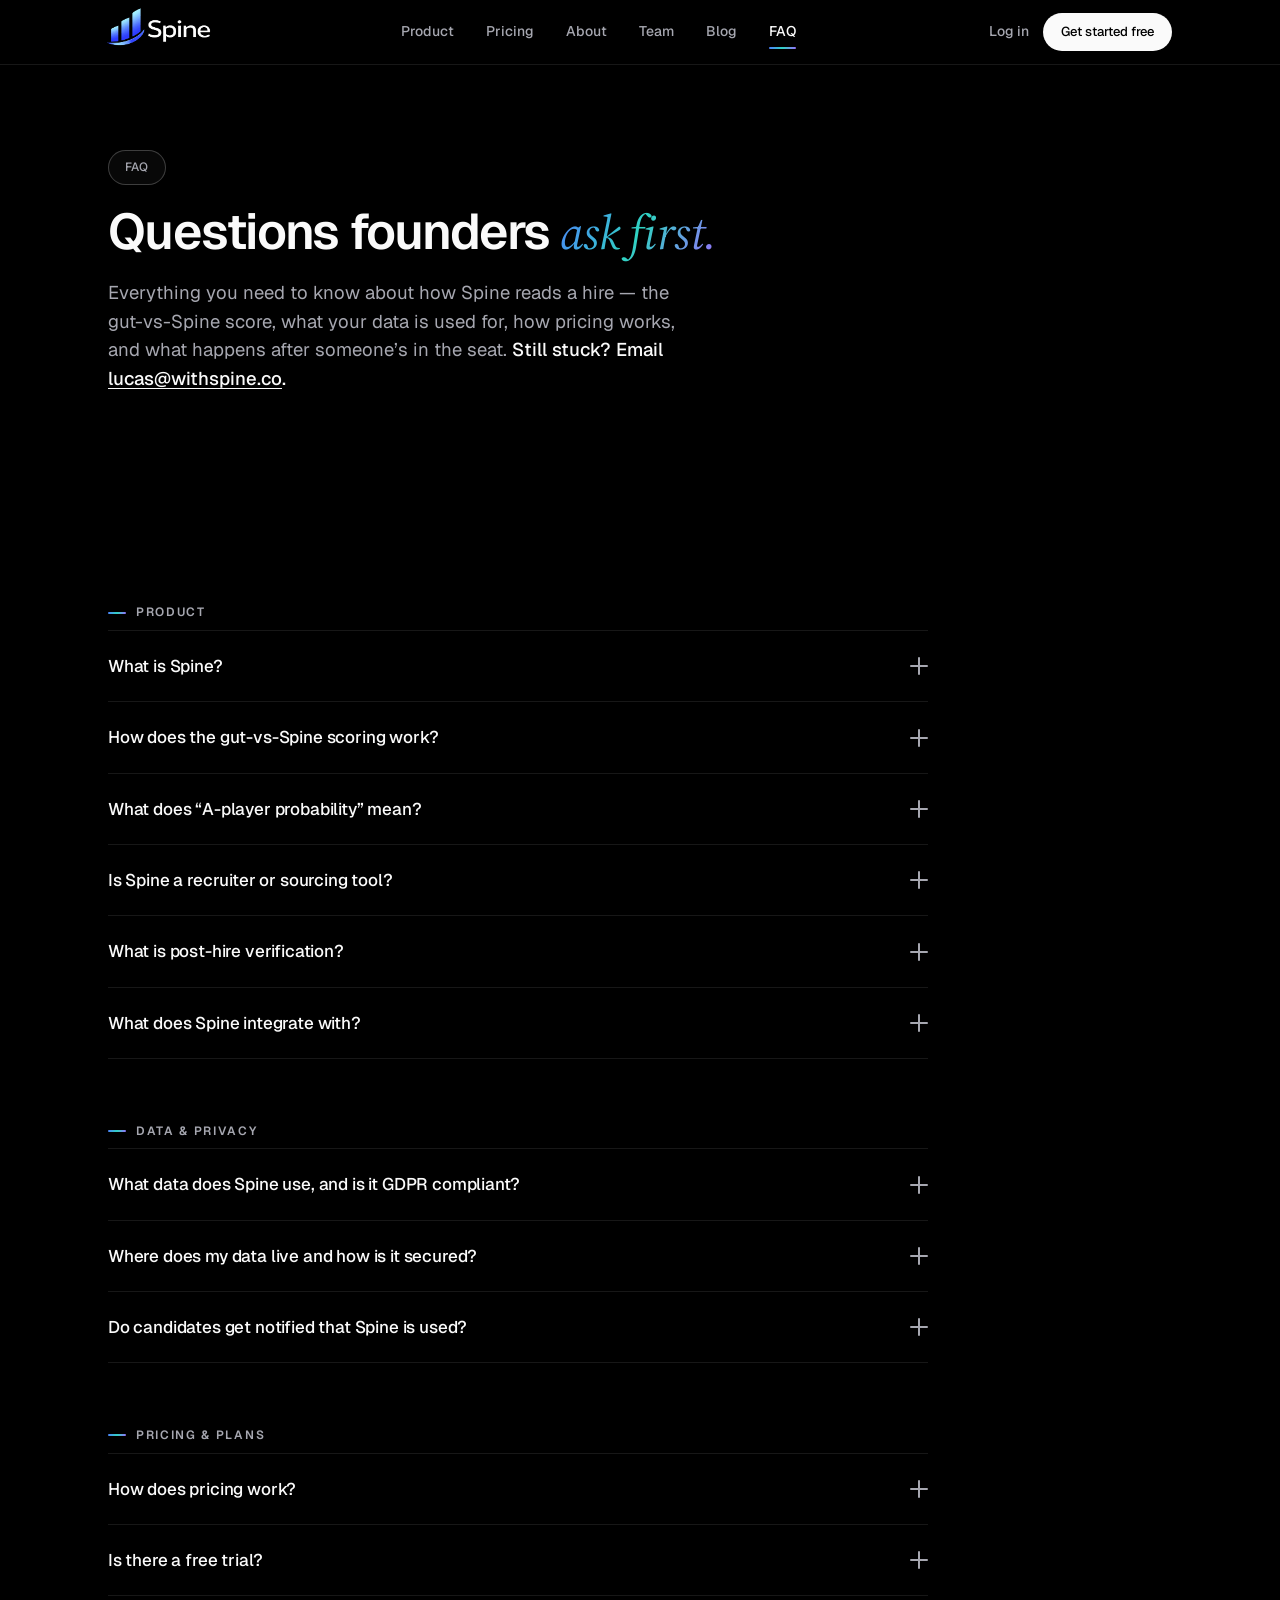
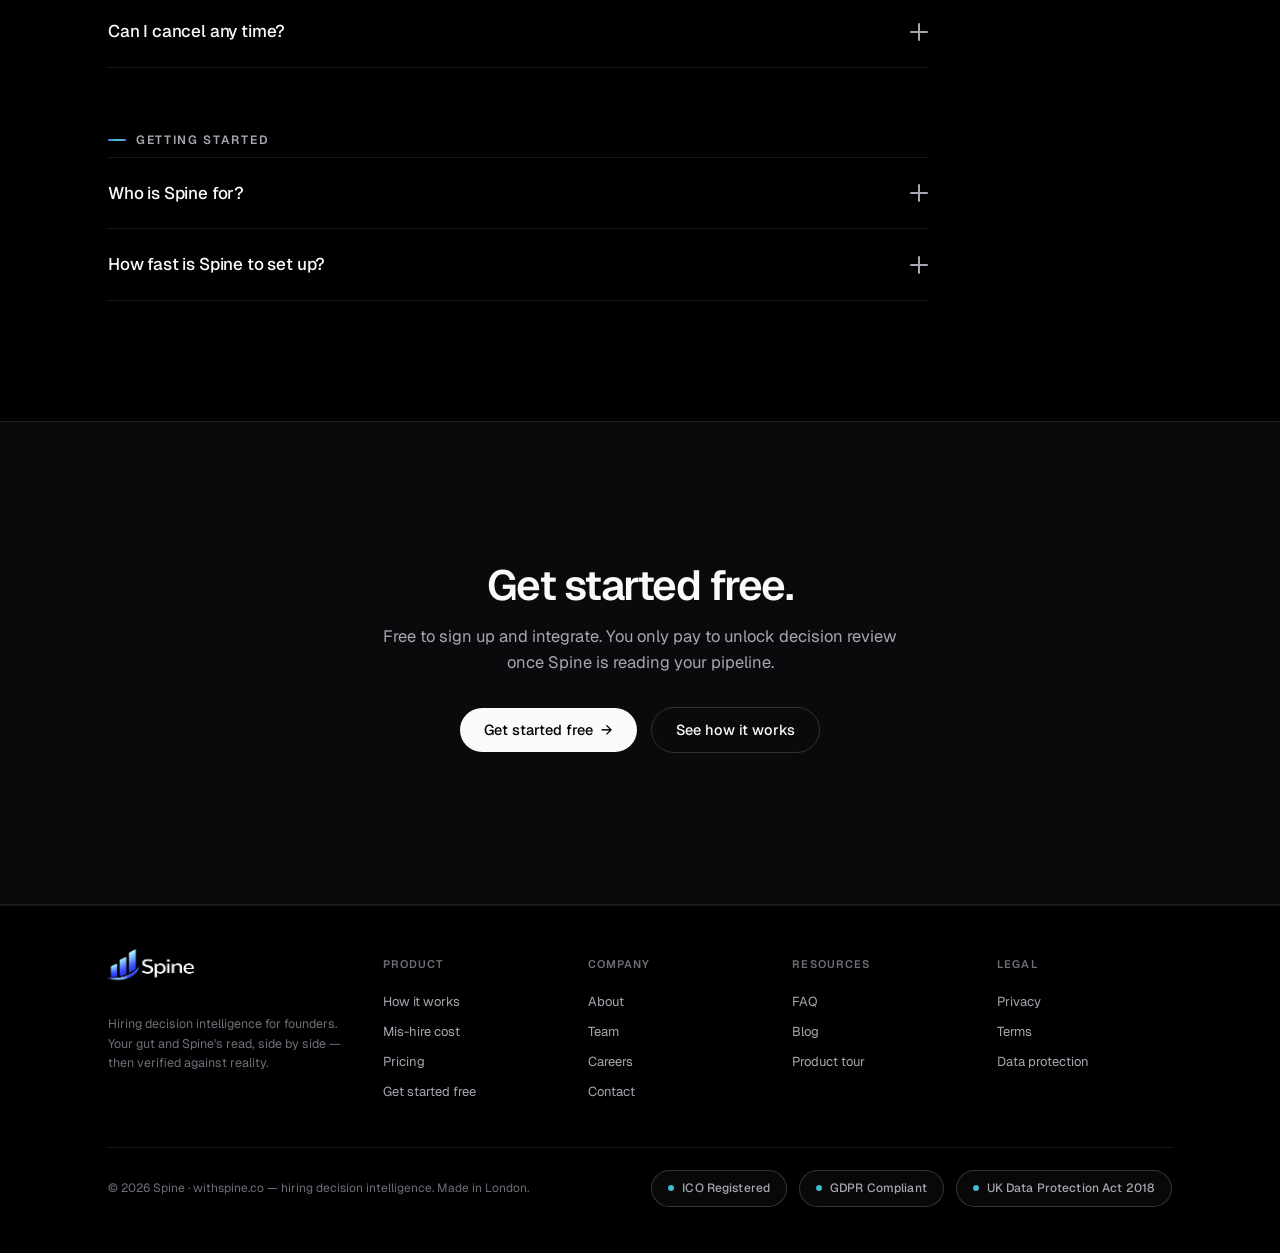
<file: faq.html>
<!DOCTYPE html>
<html lang="en-GB">
<head>
<meta charset="UTF-8">
<meta name="viewport" content="width=device-width, initial-scale=1.0">
<title>FAQ &mdash; Spine</title>
<meta name="description" content="Answers to the questions founders ask first about Spine: how the gut-vs-Spine read works, what A-player probability means, GDPR/ICO compliance, pricing, integrations (Greenhouse, Lever, Gmail, Slack) and post-hire verification at Day 30/60/90/180.">
<link rel="preconnect" href="https://fonts.googleapis.com">
<link rel="preconnect" href="https://fonts.gstatic.com" crossorigin>
<link href="https://fonts.googleapis.com/css2?family=Geist:wght@400;500;600&family=Source+Serif+4:ital,opsz,wght@1,8..60,400;1,8..60,500&display=swap" rel="stylesheet">
<link rel="stylesheet" href="assets/site.css">
<script type="application/ld+json">
{
  "@context": "https://schema.org",
  "@type": "FAQPage",
  "mainEntity": [
    {
      "@type": "Question",
      "name": "What is Spine?",
      "acceptedAnswer": {
        "@type": "Answer",
        "text": "Spine is hiring decision intelligence for founders. At every interview stage it puts your gut read next to its own read of the candidate's work record, surfaces the one risk worth watching before you decide, and then checks the call against reality at Day 30, 60, 90 and 180. It's a compass for people decisions — not an applicant tracker, and not a sourcing tool."
      }
    },
    {
      "@type": "Question",
      "name": "How does the gut-vs-Spine scoring work?",
      "acceptedAnswer": {
        "@type": "Answer",
        "text": "At each stage you record where you stand in one tap — hire, maybe or pass, plus the one thing you'd watch. Your read is sealed before Spine's opens, so neither colours the other. Spine then produces its own read from the candidate's work record, scored across five dimensions: role-specific fit, execution speed, ownership, proactivity and resilience. Where the two lines agree, move fast; where they split, that gap is the interview question you haven't asked yet."
      }
    },
    {
      "@type": "Question",
      "name": "What does \"A-player probability\" mean?",
      "acceptedAnswer": {
        "@type": "Answer",
        "text": "A-player probability is Spine's single, calibrated estimate of how likely a candidate is to perform in the top tier of the role you're hiring for — expressed as a percentage rather than a vague gut feeling. It's built from the five-dimension read of the work record and weighted to what actually predicts success in that specific role, then sharpened over time as Day 30/60/90/180 outcomes feed back in. It's a probability, not a verdict: it tells you how strong the bet is, so you can size the risk before you commit."
      }
    },
    {
      "@type": "Question",
      "name": "Is Spine a recruiter or sourcing tool?",
      "acceptedAnswer": {
        "@type": "Answer",
        "text": "No. Spine doesn't source candidates or fill roles. It's a decision layer that sits beside your existing process and instruments the decision itself — the read at each stage, the risk flags, the post-hire verification. You keep your own pipeline and your own recruiters; Spine makes the call sharper."
      }
    },
    {
      "@type": "Question",
      "name": "What is post-hire verification?",
      "acceptedAnswer": {
        "@type": "Answer",
        "text": "After a hire, the success picture agreed at offer is re-read at Day 30, 60, 90 and 180. Each check-in asks whether the prediction was right, whether the hire is on track, and what needs acting on while it's still cheap to fix. At Day 180 you get a verdict — what you said, what Spine said, and what actually happened — which is what makes the next decision sharper than the last."
      }
    },
    {
      "@type": "Question",
      "name": "What does Spine integrate with?",
      "acceptedAnswer": {
        "@type": "Answer",
        "text": "Spine connects to the tools your hiring already runs through — Greenhouse, Lever, Gmail and Slack — so it can build your pipeline view without manual data entry. Connecting your stack is free; the integrations are how Spine assembles the work-record read and keeps each stage in sync."
      }
    },
    {
      "@type": "Question",
      "name": "What data does Spine use, and is it GDPR compliant?",
      "acceptedAnswer": {
        "@type": "Answer",
        "text": "Spine reads the candidate's documented work record — role history, what they've shipped, owned and carried — together with the structured notes from your own process. It's built UK-first: ICO registered, GDPR compliant, and operating under the UK Data Protection Act 2018. Data is processed lawfully and held under strict access controls, and every flag cites its evidence, so a decision is never a black box."
      }
    },
    {
      "@type": "Question",
      "name": "Where does my data live and how is it secured?",
      "acceptedAnswer": {
        "@type": "Answer",
        "text": "Your data is held under strict access controls with encryption in transit and at rest, scoped so that each customer's pipeline is isolated and visible only to the people you authorise. Spine is ICO registered and operates under the UK Data Protection Act 2018, processing data lawfully and retaining it only as long as needed for the decision and its post-hire verification. You can request export or deletion of your data at any time."
      }
    },
    {
      "@type": "Question",
      "name": "Do candidates get notified that Spine is used?",
      "acceptedAnswer": {
        "@type": "Answer",
        "text": "Spine is built for transparency. Where Spine processes a candidate's data, the obligations under GDPR Article 14 apply, and we give you what you need to inform candidates fairly — including what data is used and why. Spine doesn't make the hiring decision for you; it gives you an evidence-cited read, and every flag points to the record it came from, so the process stays explainable to the candidate and defensible to you."
      }
    },
    {
      "@type": "Question",
      "name": "How does pricing work?",
      "acceptedAnswer": {
        "@type": "Answer",
        "text": "Spine is free to sign up and integrate. You connect your tools and build your pipeline at no cost, and you only pay to unlock decision review and pipeline scoring once you're integrated. Subscription tiers run from Entry at £195/month to Platform from £2,950/month, with annual billing saving 20%. You can cancel any time."
      }
    },
    {
      "@type": "Question",
      "name": "Is there a free trial?",
      "acceptedAnswer": {
        "@type": "Answer",
        "text": "Yes — the start is free. You can sign up, connect Greenhouse, Lever, Gmail or Slack, and build your pipeline view at no cost, then bring a live candidate and see Spine's read next to your own before you pay anything. You only move to a paid tier when you want to unlock full decision review and pipeline scoring across your hires."
      }
    },
    {
      "@type": "Question",
      "name": "Can I cancel any time?",
      "acceptedAnswer": {
        "@type": "Answer",
        "text": "Yes. Spine is month-to-month with no lock-in — cancel any time. Annual billing is offered at a 20% discount for teams that want it, but it's never required to use the product."
      }
    },
    {
      "@type": "Question",
      "name": "Who is Spine for?",
      "acceptedAnswer": {
        "@type": "Answer",
        "text": "Spine is built for founders and operators at SMBs and Series A–C companies — people making a few hires a year where every one of them has to be right. It's for teams that feel the full cost of a mis-hire and want a second, evidence-based read before they commit."
      }
    },
    {
      "@type": "Question",
      "name": "How fast is Spine to set up?",
      "acceptedAnswer": {
        "@type": "Answer",
        "text": "Minutes, not weeks. You sign up free, connect your hiring tools — Greenhouse, Lever, Gmail or Slack — and Spine builds your pipeline view. You can bring a single live candidate and see Spine's read next to your own before you make the call."
      }
    }
  ]
}
</script>
<style>
/* ============================================================
   faq.html PAGE-SPECIFIC styles
   Shared design system lives in assets/site.css.
   Hero pattern cloned from about.html; accordion from index.html.
   ============================================================ */

/* ---------- page hero (cloned from about.html) ---------- */
.phero{padding:150px 0 84px;position:relative;overflow:visible}
.phero-in{max-width:760px;position:relative;z-index:1}
.phero h1{font-size:50px;line-height:1.07;margin-bottom:20px}
.phero h1 .serif-i{font-size:.96em}
.phero .lead{font-size:18.5px;color:var(--ink2);max-width:600px}
.phero .lead b{color:var(--ink);font-weight:500}
@media (max-width:980px){.phero{padding:120px 0 60px}.phero h1{font-size:38px}}
@media (max-width:560px){.phero h1{font-size:31px}.phero .lead{font-size:16.5px}}

/* ---------- faq accordion (shared pattern, copied from index.html) ---------- */
.faq-list{max-width:820px}
.faq-list+.faq-group{margin-top:8px}
.faq{border-top:1px solid var(--line)}
.faq:last-child{border-bottom:1px solid var(--line)}
.faq summary{list-style:none;cursor:pointer;display:flex;align-items:center;gap:16px;padding:22px 0;
  font-size:17px;font-weight:500;color:var(--ink);letter-spacing:-.01em}
.faq summary::-webkit-details-marker{display:none}
.faq summary .fq-i{flex:none;width:18px;height:18px;position:relative;margin-left:auto}
.faq summary .fq-i::before,.faq summary .fq-i::after{content:"";position:absolute;background:var(--ink2);
  border-radius:2px;transition:transform .25s cubic-bezier(.2,.7,.2,1),opacity .25s ease}
.faq summary .fq-i::before{top:8px;left:0;width:18px;height:2px}
.faq summary .fq-i::after{top:0;left:8px;width:2px;height:18px}
.faq[open] summary .fq-i::after{transform:scaleY(0);opacity:0}
.faq[open] summary{color:var(--ink)}
.faq .fa{font-size:14.5px;color:var(--ink2);line-height:1.6;padding:0 34px 24px 0;max-width:720px}
.faq .fa b{color:var(--ink);font-weight:500}
/* ---------- faq group subheadings ---------- */
.faq-group{margin-bottom:56px}
.faq-group:last-of-type{margin-bottom:0}
.faq-grp-head{display:inline-flex;align-items:center;gap:10px;font-size:12px;font-weight:600;letter-spacing:.14em;
  text-transform:uppercase;color:var(--ink2);margin-bottom:8px}
.faq-grp-head i{display:inline-block;width:18px;height:2px;border-radius:2px;background:var(--irid)}
</style>
</head>
<body>
<!-- ================= NAV : multi-page (shared markup, see assets/site.css) ================= -->
<header class="nav">
  <div class="nav-in">
    <a class="brand" href="index.html" aria-label="Spine — home">
      <img src="[data-uri]" alt="Spine">
    </a>
    <nav class="nav-links" aria-label="Primary">
      <a href="index.html#product">Product</a>
      <a href="pricing.html">Pricing</a>
      <a href="about.html">About</a>
      <a href="team.html">Team</a>
      <a href="blog.html">Blog</a>
      <a href="faq.html" class="active" aria-current="page">FAQ</a>
    </nav>
    <div class="nav-actions">
      <a class="nav-login" href="app-preview.html">Log in</a>
      <a class="btn primary sm" href="app-preview.html">Get started free</a>
      <button class="nav-burger" aria-label="Open menu" aria-expanded="false" aria-controls="nav-mobile">
        <span></span><span></span><span></span>
      </button>
    </div>
  </div>
  <!-- mobile overlay menu -->
  <div class="nav-mobile" id="nav-mobile">
    <a href="index.html#product">Product</a>
    <a href="pricing.html">Pricing</a>
    <a href="about.html">About</a>
    <a href="team.html">Team</a>
    <a href="blog.html">Blog</a>
    <a href="faq.html" class="active" aria-current="page">FAQ</a>
    <div class="nav-mobile-cta">
      <a class="btn outline" href="app-preview.html">Log in</a>
      <a class="btn primary" href="app-preview.html">Get started free</a>
    </div>
  </div>
</header>

<!-- ================= PAGE HERO ================= -->
<section class="phero" id="top">
  <div class="wrap">
    <div class="phero-in rise">
      <div class="kicker">FAQ</div>
      <h1 class="rise d1">Questions founders <span class="serif-i igrad">ask first.</span></h1>
      <p class="lead rise d2">Everything you need to know about how Spine reads a hire &mdash; the gut-vs-Spine score, what your data is used for, how pricing works, and what happens after someone&rsquo;s in the seat. <b>Still stuck? Email <a href="mailto:lucas@withspine.co" style="color:var(--ink);text-decoration:underline;text-underline-offset:3px">lucas@withspine.co</a>.</b></p>
    </div>
  </div>
</section>

<!-- ================= FAQ (grouped) ================= -->
<section class="sec" id="faq">
  <div class="wrap">
    <div class="faq-group">
      <div class="faq-grp-head" data-io><i></i>Product</div>
      <div class="faq-list" data-io>
      <details class="faq io">
        <summary>What is Spine?<span class="fq-i"></span></summary>
        <div class="fa">Spine is hiring decision intelligence for founders. At every interview stage it puts your gut read next to its own read of the candidate&rsquo;s work record, surfaces <b>the one risk worth watching</b> before you decide, and then checks the call against reality at Day 30, 60, 90 and 180. It&rsquo;s a compass for people decisions &mdash; not an applicant tracker, and not a sourcing tool.</div>
      </details>
      <details class="faq io dl1">
        <summary>How does the gut-vs-Spine scoring work?<span class="fq-i"></span></summary>
        <div class="fa">At each stage you record where you stand in one tap &mdash; hire, maybe or pass, plus the one thing you&rsquo;d watch. <b>Your read is sealed before Spine&rsquo;s opens</b>, so neither colours the other. Spine then produces its own read from the candidate&rsquo;s work record, scored across five dimensions: role-specific fit, execution speed, ownership, proactivity and resilience. Where the two lines agree, move fast; where they split, that gap is the interview question you haven&rsquo;t asked yet.</div>
      </details>
      <details class="faq io">
        <summary>What does “A-player probability” mean?<span class="fq-i"></span></summary>
        <div class="fa">A-player probability is Spine&rsquo;s single, calibrated estimate of how likely a candidate is to perform in the top tier of the role you&rsquo;re hiring for &mdash; expressed as a percentage rather than a vague gut feeling. It&rsquo;s built from the five-dimension read of the work record and <b>weighted to what actually predicts success in that specific role</b>, then sharpened over time as Day 30/60/90/180 outcomes feed back in. It&rsquo;s a probability, not a verdict: it tells you how strong the bet is, so you can size the risk before you commit.</div>
      </details>
      <details class="faq io dl1">
        <summary>Is Spine a recruiter or sourcing tool?<span class="fq-i"></span></summary>
        <div class="fa"><b>No.</b> Spine doesn&rsquo;t source candidates or fill roles. It&rsquo;s a decision layer that sits beside your existing process and instruments the decision itself &mdash; the read at each stage, the risk flags, the post-hire verification. You keep your own pipeline and your own recruiters; Spine makes the call sharper.</div>
      </details>
      <details class="faq io">
        <summary>What is post-hire verification?<span class="fq-i"></span></summary>
        <div class="fa">After a hire, the success picture agreed at offer is re-read at <b>Day 30, 60, 90 and 180</b>. Each check-in asks whether the prediction was right, whether the hire is on track, and what needs acting on while it&rsquo;s still cheap to fix. At Day 180 you get a verdict &mdash; what you said, what Spine said, and what actually happened &mdash; which is what makes the next decision sharper than the last.</div>
      </details>
      <details class="faq io dl1">
        <summary>What does Spine integrate with?<span class="fq-i"></span></summary>
        <div class="fa">Spine connects to the tools your hiring already runs through &mdash; <b>Greenhouse, Lever, Gmail and Slack</b> &mdash; so it can build your pipeline view without manual data entry. Connecting your stack is free; the integrations are how Spine assembles the work-record read and keeps each stage in sync.</div>
      </details>
      </div>
    </div>
    <div class="faq-group">
      <div class="faq-grp-head" data-io><i></i>Data &amp; privacy</div>
      <div class="faq-list" data-io>
      <details class="faq io">
        <summary>What data does Spine use, and is it GDPR compliant?<span class="fq-i"></span></summary>
        <div class="fa">Spine reads the candidate&rsquo;s documented work record &mdash; role history, what they&rsquo;ve shipped, owned and carried &mdash; together with the structured notes from your own process. It&rsquo;s built UK-first: <b>ICO registered, GDPR compliant, and operating under the UK Data Protection Act 2018</b>. Data is processed lawfully and held under strict access controls, and every flag cites its evidence, so a decision is never a black box.</div>
      </details>
      <details class="faq io dl1">
        <summary>Where does my data live and how is it secured?<span class="fq-i"></span></summary>
        <div class="fa">Your data is held under <b>strict access controls with encryption in transit and at rest</b>, scoped so that each customer&rsquo;s pipeline is isolated and visible only to the people you authorise. Spine is ICO registered and operates under the UK Data Protection Act 2018, processing data lawfully and retaining it only as long as needed for the decision and its post-hire verification. You can request export or deletion of your data at any time.</div>
      </details>
      <details class="faq io">
        <summary>Do candidates get notified that Spine is used?<span class="fq-i"></span></summary>
        <div class="fa">Spine is built for transparency. Where Spine processes a candidate&rsquo;s data, the obligations under <b>GDPR Article 14</b> apply, and we give you what you need to inform candidates fairly &mdash; including what data is used and why. Spine doesn&rsquo;t make the hiring decision for you; it gives you an evidence-cited read, and every flag points to the record it came from, so the process stays explainable to the candidate and defensible to you.</div>
      </details>
      </div>
    </div>
    <div class="faq-group">
      <div class="faq-grp-head" data-io><i></i>Pricing &amp; plans</div>
      <div class="faq-list" data-io>
      <details class="faq io">
        <summary>How does pricing work?<span class="fq-i"></span></summary>
        <div class="fa">Spine is <b>free to sign up and integrate</b>. You connect your tools and build your pipeline at no cost, and you only pay to unlock decision review and pipeline scoring once you&rsquo;re integrated. Subscription tiers run from Entry at &pound;195/month to Platform from &pound;2,950/month, with annual billing saving 20%. You can cancel any time.</div>
      </details>
      <details class="faq io dl1">
        <summary>Is there a free trial?<span class="fq-i"></span></summary>
        <div class="fa">Yes &mdash; the start is free. You can <b>sign up, connect Greenhouse, Lever, Gmail or Slack, and build your pipeline view at no cost</b>, then bring a live candidate and see Spine&rsquo;s read next to your own before you pay anything. You only move to a paid tier when you want to unlock full decision review and pipeline scoring across your hires.</div>
      </details>
      <details class="faq io">
        <summary>Can I cancel any time?<span class="fq-i"></span></summary>
        <div class="fa">Yes. Spine is month-to-month with no lock-in &mdash; <b>cancel any time</b>. Annual billing is offered at a 20% discount for teams that want it, but it&rsquo;s never required to use the product.</div>
      </details>
      </div>
    </div>
    <div class="faq-group">
      <div class="faq-grp-head" data-io><i></i>Getting started</div>
      <div class="faq-list" data-io>
      <details class="faq io">
        <summary>Who is Spine for?<span class="fq-i"></span></summary>
        <div class="fa">Spine is built for <b>founders and operators at SMBs and Series A&ndash;C companies</b> &mdash; people making a few hires a year where every one of them has to be right. It&rsquo;s for teams that feel the full cost of a mis-hire and want a second, evidence-based read before they commit.</div>
      </details>
      <details class="faq io dl1">
        <summary>How fast is Spine to set up?<span class="fq-i"></span></summary>
        <div class="fa">Minutes, not weeks. You sign up free, connect your hiring tools &mdash; Greenhouse, Lever, Gmail or Slack &mdash; and Spine builds your pipeline view. You can bring a single live candidate and <b>see Spine&rsquo;s read next to your own before you make the call</b>.</div>
      </details>
      </div>
    </div>
  </div>
</section>

<!-- ================= CTA BAND ================= -->
<section class="final sec tint" id="cta">
  <div class="wrap">
    <h2 class="io" data-io>Get started free.</h2>
    <p class="io dl1" data-io>Free to sign up and integrate. You only pay to unlock decision review once Spine is reading your pipeline.</p>
    <div class="hero-ctas io dl2" data-io>
      <a class="btn primary" href="app-preview.html">Get started free <span class="arr">&rarr;</span></a>
      <a class="btn outline" href="index.html#product">See how it works</a>
    </div>
  </div>
</section>

<!-- ================= FOOTER ================= -->
<footer>
  <div class="wrap">
    <div class="foot-cols">
      <div class="foot-brand">
        <a class="brand" href="#top" aria-label="Spine">
      <img src="[data-uri]" alt="Spine">
        </a>
        <p>Hiring decision intelligence for founders. Your gut and Spine's read, side by side &mdash; then verified against reality.</p>
      </div>
      <div class="foot-col">
        <h4>Product</h4>
        <a href="index.html#product">How it works</a>
        <a href="index.html#economics">Mis-hire cost</a>
        <a href="pricing.html">Pricing</a>
        <a href="app-preview.html">Get started free</a>
      </div>
      <div class="foot-col">
        <h4>Company</h4>
        <a href="about.html">About</a>
        <a href="team.html">Team</a>
        <a href="team.html">Careers</a>
        <a href="mailto:lucas@withspine.co">Contact</a>
      </div>
      <div class="foot-col">
        <h4>Resources</h4>
        <a href="faq.html">FAQ</a>
        <a href="blog.html">Blog</a>
        <a href="index.html#product">Product tour</a>
      </div>
      <div class="foot-col">
        <h4>Legal</h4>
        <a href="/privacy">Privacy</a>
        <a href="/terms">Terms</a>
        <a href="#privacy">Data protection</a>
      </div>
    </div>
    <div class="foot-bottom">
      <p class="foot-copy">&copy; 2026 Spine &middot; withspine.co &mdash; hiring decision intelligence. Made in London.</p>
      <div class="badges" aria-label="Compliance">
        <a class="badge" href="#privacy"><span class="bdot"></span>ICO Registered</a>
        <a class="badge" href="#privacy"><span class="bdot"></span>GDPR Compliant</a>
        <a class="badge" href="#privacy"><span class="bdot"></span>UK Data Protection Act 2018</a>
      </div>
    </div>
  </div>
</footer>

<script>
/* faq.html — scroll reveals (shared .io pattern). Nav burger handled by assets/site.js */
(function(){
  "use strict";
  var io=new IntersectionObserver(function(entries){
    entries.forEach(function(e){if(e.isIntersecting){e.target.classList.add("inview");io.unobserve(e.target)}});
  },{threshold:.18,rootMargin:"0px 0px -8% 0px"});
  document.querySelectorAll("[data-io]").forEach(function(el){io.observe(el)});
})();
</script>
<script src="assets/site.js" defer></script>
</body>
</html>
</file>
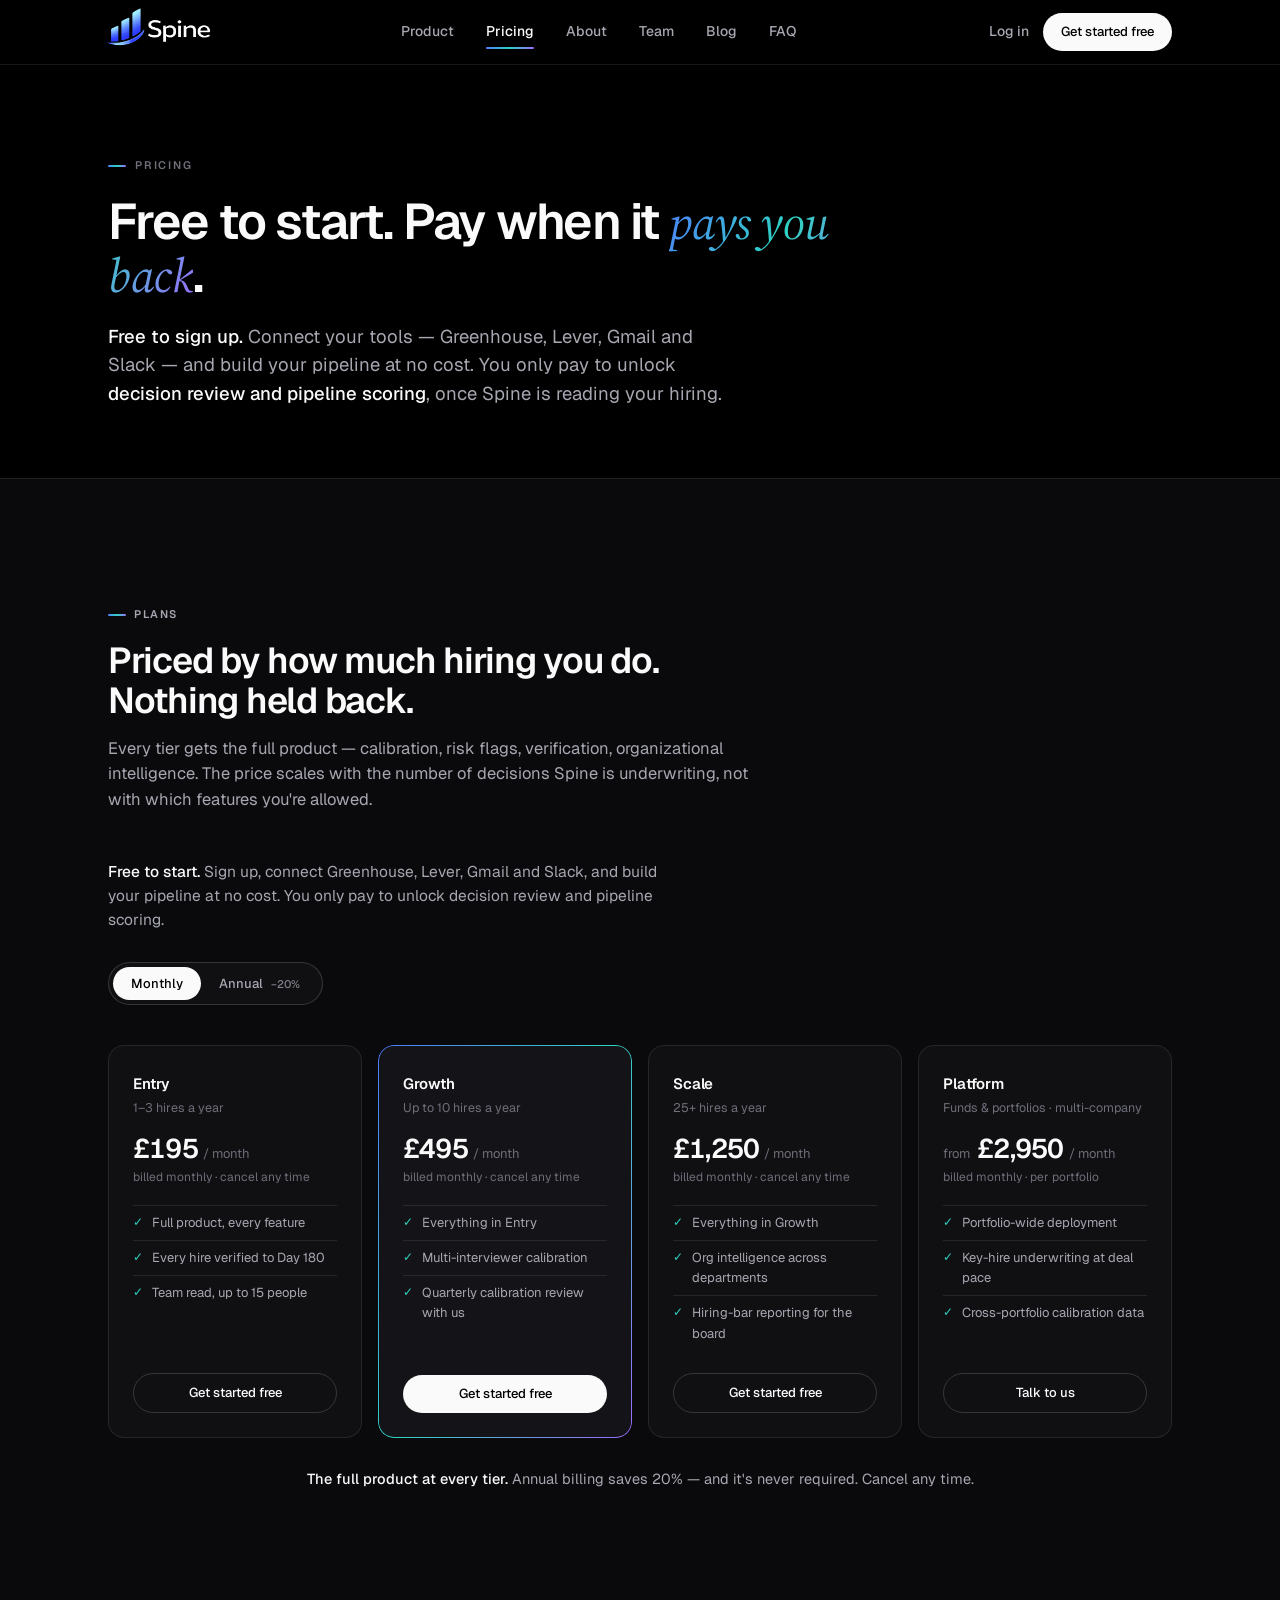
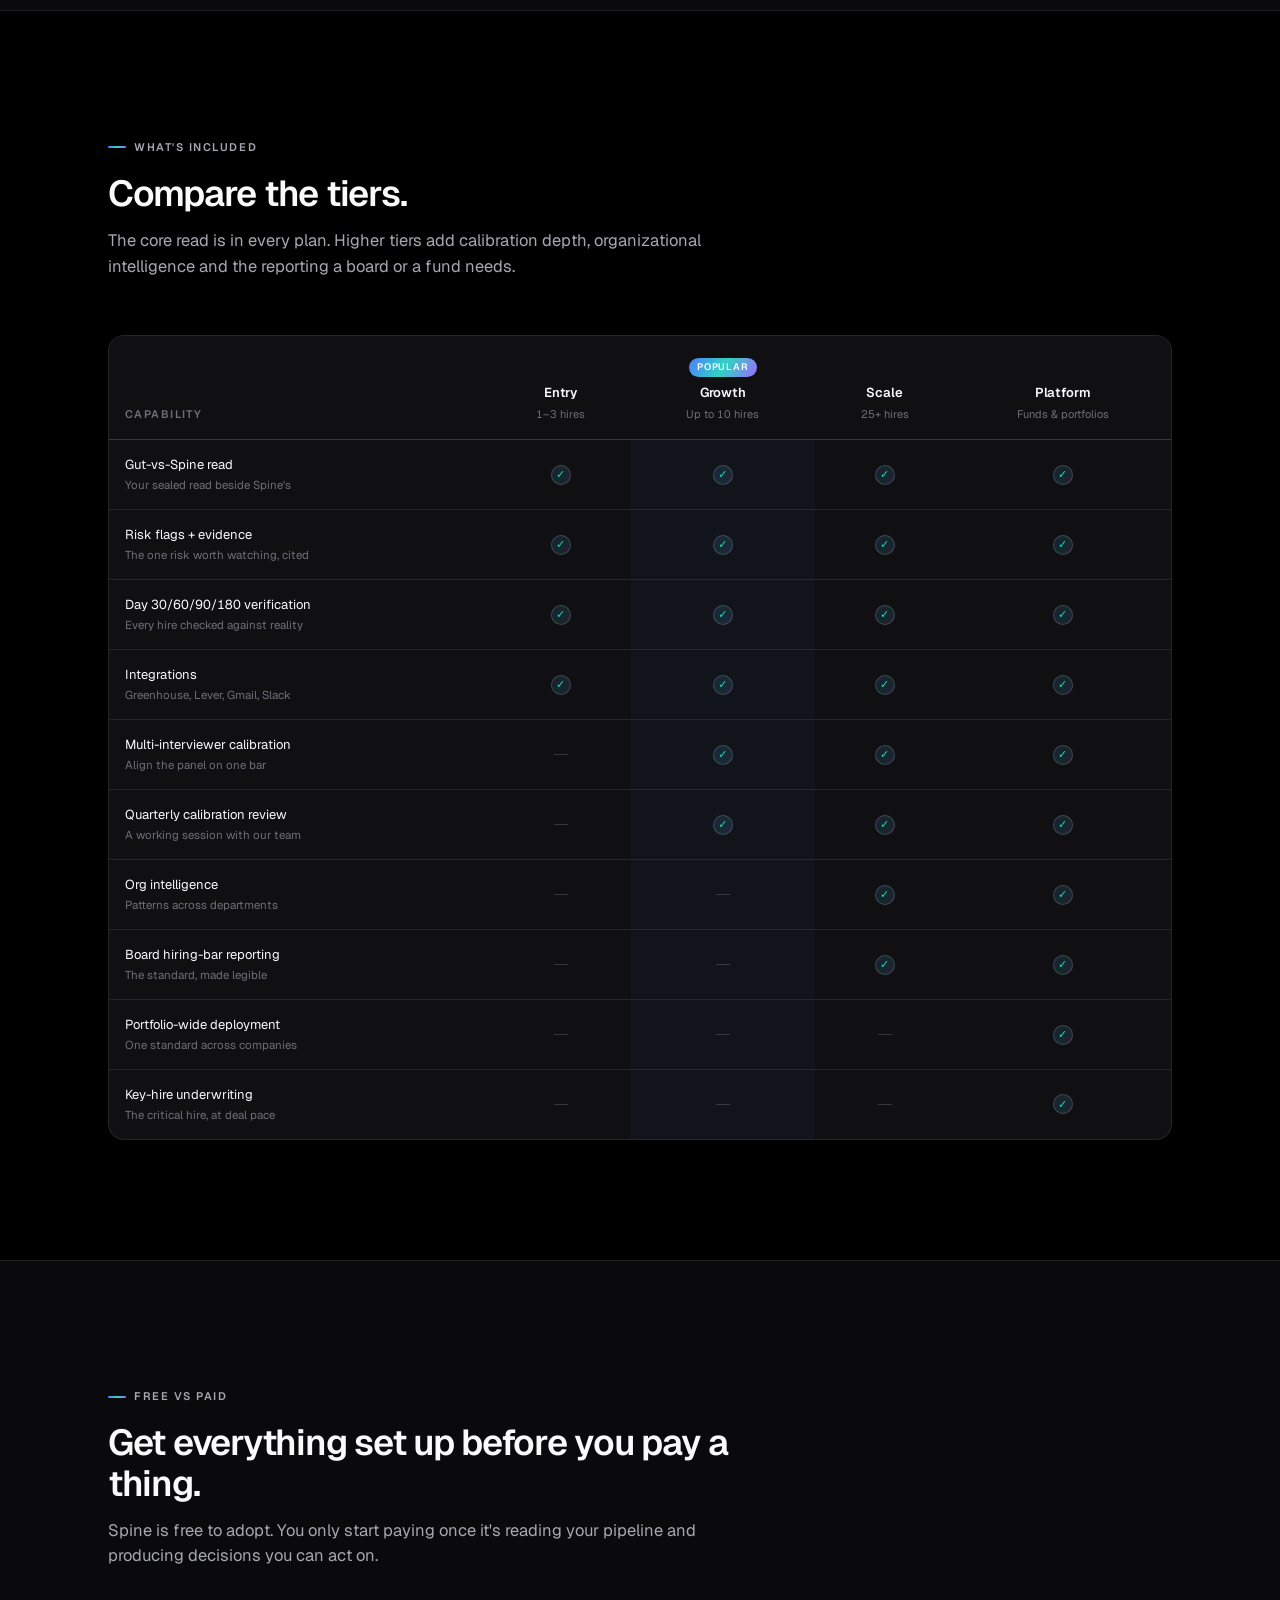
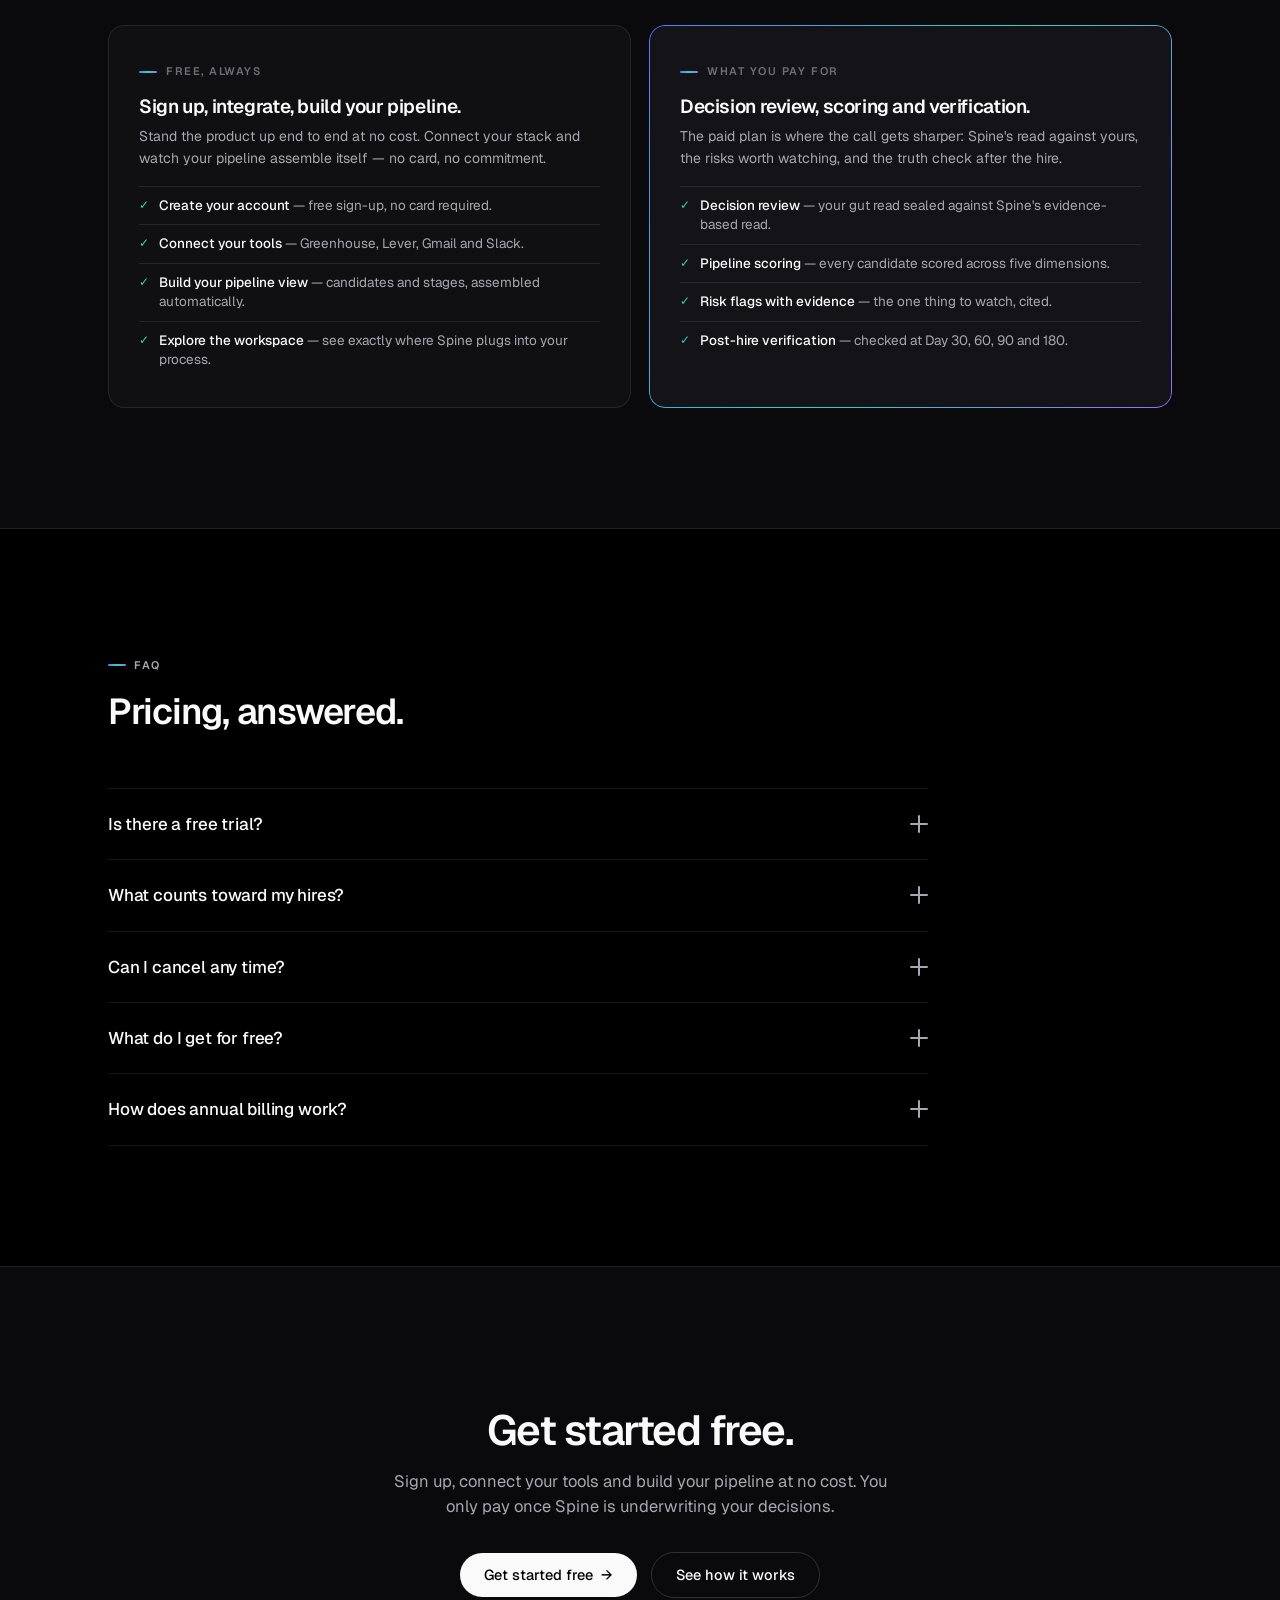
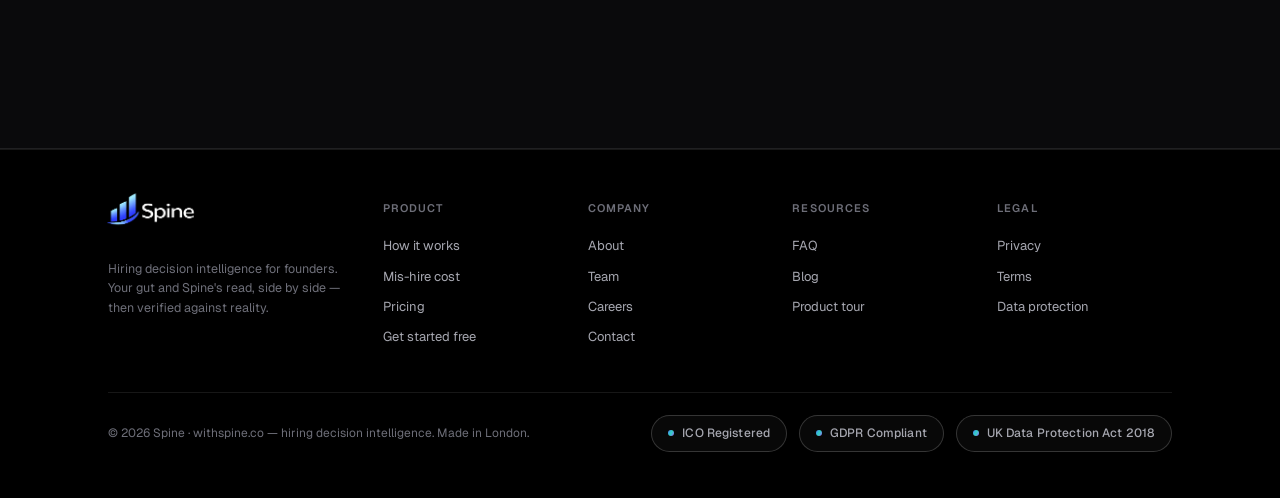
<file: pricing.html>
<!DOCTYPE html>
<html lang="en-GB">
<head>
<meta charset="UTF-8">
<meta name="viewport" content="width=device-width, initial-scale=1.0">
<title>Pricing — Spine</title>
<meta name="description" content="Free to start. Sign up, connect Greenhouse, Lever, Gmail and Slack and build your pipeline at no cost — you only pay to unlock decision review and pipeline scoring. Four tiers from £195/month, the full product at every tier. Cancel any time.">
<link rel="preconnect" href="https://fonts.googleapis.com">
<link rel="preconnect" href="https://fonts.gstatic.com" crossorigin>
<link href="https://fonts.googleapis.com/css2?family=Geist:wght@400;500;600&family=Source+Serif+4:ital,opsz,wght@1,8..60,400;1,8..60,500&display=swap" rel="stylesheet">
<link rel="stylesheet" href="assets/site.css">
<style>
/* ============================================================
   pricing.html PAGE-SPECIFIC styles
   Shared design system lives in assets/site.css. Tier + toggle
   + FAQ markup/CSS cloned from index.html; hero from about.html.
   ============================================================ */

/* ---------- page hero (cloned from about.html) ---------- */
.phero{padding:150px 0 70px;position:relative;overflow:visible}
.phero-in{max-width:760px;position:relative;z-index:1}
.phero .kick{font-size:11px;font-weight:600;letter-spacing:.16em;text-transform:uppercase;color:var(--ink3);
  display:inline-flex;align-items:center;gap:9px;margin-bottom:20px}
.phero .kick i{display:inline-block;width:18px;height:2px;border-radius:2px;background:var(--irid)}
.phero h1{font-size:50px;line-height:1.07;margin-bottom:20px}
.phero h1 .serif-i{font-size:.96em}
.phero .lead{font-size:18.5px;color:var(--ink2);max-width:620px}
.phero .lead b{color:var(--ink);font-weight:500}
@media (max-width:980px){.phero{padding:120px 0 50px}.phero h1{font-size:38px}}
@media (max-width:560px){.phero h1{font-size:31px}.phero .lead{font-size:16.5px}}

/* ---------- pricing tiers + toggle (cloned from index.html) ---------- */
.bill-toggle{display:inline-flex;align-items:center;border:1px solid var(--line2);border-radius:999px;padding:4px;margin-bottom:40px;background:var(--panel)}
.bill-toggle button{border:none;background:transparent;color:var(--ink2);font-size:13px;font-weight:500;border-radius:999px;padding:8px 18px;transition:color .2s ease;cursor:pointer}
.bill-toggle button.on{background:#fafafa;color:#000}
.bill-toggle button em{font-style:normal;font-size:11px;opacity:.75;margin-left:5px}
.tiers{display:grid;grid-template-columns:repeat(4,1fr);gap:16px;align-items:stretch}
.tier{background:var(--panel);border:1px solid var(--line);border-radius:var(--r-lg);padding:26px 24px 24px;
  display:flex;flex-direction:column;position:relative;transition:transform .2s cubic-bezier(.2,.7,.2,1),border-color .2s ease}
.tier:hover{transform:translateY(-3px);border-color:var(--line2)}
.tier.hot{background:var(--panel2);border-color:transparent;background-clip:padding-box}
.tier.hot::before{content:"";position:absolute;inset:-1px;border-radius:var(--r-lg);padding:1px;background:var(--irid);
  -webkit-mask:linear-gradient(#000 0 0) content-box,linear-gradient(#000 0 0);-webkit-mask-composite:xor;mask-composite:exclude;pointer-events:none}
.tier .tname{font-size:15px;font-weight:600;letter-spacing:-.01em;margin-bottom:2px}
.tier .tfor{font-size:12.5px;color:var(--ink3);margin-bottom:18px}
.tier .tprice{font-size:27px;font-weight:600;letter-spacing:-.03em;line-height:1.05;font-variant-numeric:tabular-nums}
.tier .tprice em{font-style:normal;font-size:13px;font-weight:400;color:var(--ink3);letter-spacing:0}
.tier .tprice .pfx{font-size:13px;font-weight:400;color:var(--ink3);letter-spacing:0;margin-right:2px}
.tier .tsub{font-size:12px;color:var(--ink3);margin:5px 0 18px;min-height:18px}
.tier ul{list-style:none;margin-bottom:22px}
.tier li{font-size:13px;color:var(--ink2);padding:7px 0;border-top:1px solid var(--line);display:flex;gap:9px}
.tier li i{font-style:normal;color:var(--teal);flex:none;font-size:12px}
.tier .btn{margin-top:auto;justify-content:center}
.tiers-tag{text-align:center;font-size:14.5px;color:var(--ink2);margin-top:30px}
.tiers-tag b{color:var(--ink);font-weight:500}
.price-lead{font-size:15.5px;color:var(--ink2);max-width:560px;margin:-8px 0 30px}
.price-lead b{color:var(--ink);font-weight:500}
@media (max-width:980px){.tiers{grid-template-columns:1fr 1fr}}
@media (max-width:560px){.tiers{grid-template-columns:1fr}.bill-toggle{margin-bottom:30px}}

/* ---------- feature comparison table (Hyros-clean) ---------- */
.cmp-wrap{margin-top:6px;border:1px solid var(--line);border-radius:var(--r-lg);overflow:hidden;background:var(--panel)}
.cmp-scroll{overflow-x:auto;-webkit-overflow-scrolling:touch}
.cmp{width:100%;border-collapse:collapse;min-width:720px;font-variant-numeric:tabular-nums}
.cmp thead th{text-align:center;padding:20px 16px 16px;font-size:13px;font-weight:600;letter-spacing:-.01em;color:var(--ink);
  border-bottom:1px solid var(--line2);vertical-align:bottom;background:var(--panel)}
.cmp thead th .cfor{display:block;font-size:11px;font-weight:400;color:var(--ink3);margin-top:3px;letter-spacing:0}
.cmp thead th:first-child{text-align:left;font-size:11px;font-weight:600;letter-spacing:.13em;text-transform:uppercase;color:var(--ink3)}
.cmp thead th.hotcol{position:relative}
.cmp thead th.hotcol .cflag{display:inline-block;font-size:9.5px;font-weight:600;letter-spacing:.1em;text-transform:uppercase;
  color:#fff;background:var(--irid);border-radius:999px;padding:2px 8px;margin-bottom:6px}
.cmp tbody td{text-align:center;padding:15px 16px;font-size:13px;color:var(--ink2);border-top:1px solid var(--line)}
.cmp tbody td:first-child{text-align:left;color:var(--ink);font-weight:400;white-space:nowrap}
.cmp tbody td:first-child span{display:block;font-size:11.5px;color:var(--ink3);font-weight:400;margin-top:1px;white-space:normal}
.cmp tbody tr:hover td{background:rgba(255,255,255,.015)}
.cmp .yes{display:inline-flex;align-items:center;justify-content:center;width:20px;height:20px;border-radius:50%;
  background:var(--irid-soft);border:1px solid var(--line2);color:var(--teal);font-size:11px;line-height:1}
.cmp .no{display:inline-block;width:14px;height:1px;background:var(--line2);vertical-align:middle}
.cmp td.colhot{background:rgba(79,125,255,.04)}
.cmp .txt{font-size:12px;color:var(--ink2)}
.cmp-hint{display:none;font-size:12px;color:var(--ink3);margin:10px 2px 0}
@media (max-width:760px){.cmp-hint{display:block}}

/* ---------- free vs paid explainer ---------- */
.fp-grid{display:grid;grid-template-columns:1fr 1fr;gap:18px}
.fp-card{background:var(--panel);border:1px solid var(--line);border-radius:var(--r-lg);padding:30px 30px 28px;position:relative}
.fp-card.paid{background:var(--panel2);border-color:transparent;background-clip:padding-box}
.fp-card.paid::before{content:"";position:absolute;inset:-1px;border-radius:var(--r-lg);padding:1px;background:var(--irid);
  -webkit-mask:linear-gradient(#000 0 0) content-box,linear-gradient(#000 0 0);-webkit-mask-composite:xor;mask-composite:exclude;pointer-events:none}
.fp-card .fp-tag{font-size:11px;font-weight:600;letter-spacing:.14em;text-transform:uppercase;color:var(--ink3);margin-bottom:14px;display:inline-flex;align-items:center;gap:9px}
.fp-card .fp-tag i{display:inline-block;width:18px;height:2px;border-radius:2px;background:var(--irid)}
.fp-card h3{font-size:19px;line-height:1.25;letter-spacing:-.02em;margin-bottom:8px}
.fp-card>p{font-size:14px;color:var(--ink2);line-height:1.55;margin-bottom:16px}
.fp-card ul{list-style:none}
.fp-card li{font-size:13.5px;color:var(--ink2);padding:9px 0;border-top:1px solid var(--line);display:flex;gap:10px;line-height:1.45}
.fp-card li b{color:var(--ink);font-weight:500}
.fp-card li i{font-style:normal;color:var(--teal);flex:none;font-size:12px;margin-top:1px}
@media (max-width:680px){.fp-grid{grid-template-columns:1fr}}

/* ---------- faq accordion (cloned from index.html) ---------- */
.faq-list{max-width:820px}
.faq{border-top:1px solid var(--line)}
.faq:last-child{border-bottom:1px solid var(--line)}
.faq summary{list-style:none;cursor:pointer;display:flex;align-items:center;gap:16px;padding:22px 0;
  font-size:17px;font-weight:500;color:var(--ink);letter-spacing:-.01em}
.faq summary::-webkit-details-marker{display:none}
.faq summary .fq-i{flex:none;width:18px;height:18px;position:relative;margin-left:auto}
.faq summary .fq-i::before,.faq summary .fq-i::after{content:"";position:absolute;background:var(--ink2);
  border-radius:2px;transition:transform .25s cubic-bezier(.2,.7,.2,1),opacity .25s ease}
.faq summary .fq-i::before{top:8px;left:0;width:18px;height:2px}
.faq summary .fq-i::after{top:0;left:8px;width:2px;height:18px}
.faq[open] summary .fq-i::after{transform:scaleY(0);opacity:0}
.faq[open] summary{color:var(--ink)}
.faq .fa{font-size:14.5px;color:var(--ink2);line-height:1.6;padding:0 34px 24px 0;max-width:720px}
.faq .fa b{color:var(--ink);font-weight:500}
</style>
</head>
<body>
<!-- ================= NAV : multi-page (shared markup, see assets/site.css) ================= -->
<header class="nav">
  <div class="nav-in">
    <a class="brand" href="index.html" aria-label="Spine — home">
      <img src="[data-uri]" alt="Spine">
    </a>
    <nav class="nav-links" aria-label="Primary">
      <a href="index.html#product">Product</a>
      <a href="pricing.html" class="active" aria-current="page">Pricing</a>
      <a href="about.html">About</a>
      <a href="team.html">Team</a>
      <a href="blog.html">Blog</a>
      <a href="faq.html">FAQ</a>
    </nav>
    <div class="nav-actions">
      <a class="nav-login" href="app-preview.html">Log in</a>
      <a class="btn primary sm" href="app-preview.html">Get started free</a>
      <button class="nav-burger" aria-label="Open menu" aria-expanded="false" aria-controls="nav-mobile">
        <span></span><span></span><span></span>
      </button>
    </div>
  </div>
  <!-- mobile overlay menu -->
  <div class="nav-mobile" id="nav-mobile">
    <a href="index.html#product">Product</a>
    <a href="pricing.html" class="active" aria-current="page">Pricing</a>
    <a href="about.html">About</a>
    <a href="team.html">Team</a>
    <a href="blog.html">Blog</a>
    <a href="faq.html">FAQ</a>
    <div class="nav-mobile-cta">
      <a class="btn outline" href="app-preview.html">Log in</a>
      <a class="btn primary" href="app-preview.html">Get started free</a>
    </div>
  </div>
</header>

<!-- ================= PAGE HERO ================= -->
<section class="phero">
  <div class="wrap">
    <div class="phero-in">
      <div class="kick io" data-io><i></i>Pricing</div>
      <h1 class="io dl1" data-io>Free to start. Pay when it <span class="serif-i igrad">pays you back</span>.</h1>
      <p class="lead io dl2" data-io><b>Free to sign up.</b> Connect your tools &mdash; Greenhouse, Lever, Gmail and Slack &mdash; and build your pipeline at no cost. You only pay to unlock <b>decision review and pipeline scoring</b>, once Spine is reading your hiring.</p>
    </div>
  </div>
</section>

<!-- ================= TIERS + TOGGLE (cloned from index.html#pricing) ================= -->
<section class="sec tint" id="tiers">
  <div class="wrap">
    <div class="sec-head" data-io>
      <div class="fnum io"><i></i>Plans</div>
      <h2 class="io dl1">Priced by how much hiring you do. Nothing held back.</h2>
      <p class="io dl2">Every tier gets the full product &mdash; calibration, risk flags, verification, organizational intelligence. The price scales with the number of decisions Spine is underwriting, not with which features you're allowed.</p>
    </div>
    <p class="price-lead io" data-io><b>Free to start.</b> Sign up, connect Greenhouse, Lever, Gmail and Slack, and build your pipeline at no cost. You only pay to unlock decision review and pipeline scoring.</p>
    <div data-io>
      <div class="bill-toggle io" role="group" aria-label="Billing period">
        <button type="button" id="bt-monthly" class="on">Monthly</button>
        <button type="button" id="bt-annual">Annual <em>&minus;20%</em></button>
      </div>
    </div>
    <div class="tiers" data-io>
      <div class="tier io">
        <div class="tname">Entry</div>
        <div class="tfor">1&ndash;3 hires a year</div>
        <div class="tprice">&pound;<span class="pnum" data-monthly="195" data-annual="156">195</span> <em>/ month</em></div>
        <div class="tsub psub" data-monthly="billed monthly &middot; cancel any time" data-annual="billed &pound;1,872 yearly">billed monthly &middot; cancel any time</div>
        <ul>
          <li><i>&#10003;</i>Full product, every feature</li>
          <li><i>&#10003;</i>Every hire verified to Day 180</li>
          <li><i>&#10003;</i>Team read, up to 15 people</li>
        </ul>
        <a class="btn outline sm" href="app-preview.html">Get started free</a>
      </div>
      <div class="tier hot io dl1">
        <div class="tname">Growth</div>
        <div class="tfor">Up to 10 hires a year</div>
        <div class="tprice">&pound;<span class="pnum" data-monthly="495" data-annual="396">495</span> <em>/ month</em></div>
        <div class="tsub psub" data-monthly="billed monthly &middot; cancel any time" data-annual="billed &pound;4,752 yearly">billed monthly &middot; cancel any time</div>
        <ul>
          <li><i>&#10003;</i>Everything in Entry</li>
          <li><i>&#10003;</i>Multi-interviewer calibration</li>
          <li><i>&#10003;</i>Quarterly calibration review with us</li>
        </ul>
        <a class="btn primary sm" href="app-preview.html">Get started free</a>
      </div>
      <div class="tier io dl2">
        <div class="tname">Scale</div>
        <div class="tfor">25+ hires a year</div>
        <div class="tprice">&pound;<span class="pnum" data-monthly="1,250" data-annual="1,000">1,250</span> <em>/ month</em></div>
        <div class="tsub psub" data-monthly="billed monthly &middot; cancel any time" data-annual="billed &pound;12,000 yearly">billed monthly &middot; cancel any time</div>
        <ul>
          <li><i>&#10003;</i>Everything in Growth</li>
          <li><i>&#10003;</i>Org intelligence across departments</li>
          <li><i>&#10003;</i>Hiring-bar reporting for the board</li>
        </ul>
        <a class="btn outline sm" href="app-preview.html">Get started free</a>
      </div>
      <div class="tier io dl3">
        <div class="tname">Platform</div>
        <div class="tfor">Funds &amp; portfolios &middot; multi-company</div>
        <div class="tprice"><span class="pfx">from</span> &pound;<span class="pnum" data-monthly="2,950" data-annual="2,360">2,950</span> <em>/ month</em></div>
        <div class="tsub psub" data-monthly="billed monthly &middot; per portfolio" data-annual="billed from &pound;28,320 yearly">billed monthly &middot; per portfolio</div>
        <ul>
          <li><i>&#10003;</i>Portfolio-wide deployment</li>
          <li><i>&#10003;</i>Key-hire underwriting at deal pace</li>
          <li><i>&#10003;</i>Cross-portfolio calibration data</li>
        </ul>
        <a class="btn outline sm" href="mailto:lucas@withspine.co">Talk to us</a>
      </div>
    </div>
    <p class="tiers-tag" data-io><span class="io"><b>The full product at every tier.</b> Annual billing saves 20% &mdash; and it's never required. Cancel any time.</span></p>
  </div>
</section>

<!-- ================= FEATURE COMPARISON ================= -->
<section class="sec" id="compare">
  <div class="wrap">
    <div class="sec-head" data-io>
      <div class="fnum io"><i></i>What's included</div>
      <h2 class="io dl1">Compare the tiers.</h2>
      <p class="io dl2">The core read is in every plan. Higher tiers add calibration depth, organizational intelligence and the reporting a board or a fund needs.</p>
    </div>
    <div class="cmp-wrap io" data-io>
      <div class="cmp-scroll">
        <table class="cmp">
          <thead>
            <tr>
              <th scope="col">Capability</th>
              <th scope="col">Entry<span class="cfor">1&ndash;3 hires</span></th>
              <th scope="col" class="hotcol"><span class="cflag">Popular</span><br>Growth<span class="cfor">Up to 10 hires</span></th>
              <th scope="col">Scale<span class="cfor">25+ hires</span></th>
              <th scope="col">Platform<span class="cfor">Funds &amp; portfolios</span></th>
            </tr>
          </thead>
          <tbody>
            <tr>
              <td>Gut-vs-Spine read<span>Your sealed read beside Spine's</span></td>
              <td><span class="yes">&#10003;</span></td>
              <td class="colhot"><span class="yes">&#10003;</span></td>
              <td><span class="yes">&#10003;</span></td>
              <td><span class="yes">&#10003;</span></td>
            </tr>
            <tr>
              <td>Risk flags + evidence<span>The one risk worth watching, cited</span></td>
              <td><span class="yes">&#10003;</span></td>
              <td class="colhot"><span class="yes">&#10003;</span></td>
              <td><span class="yes">&#10003;</span></td>
              <td><span class="yes">&#10003;</span></td>
            </tr>
            <tr>
              <td>Day 30/60/90/180 verification<span>Every hire checked against reality</span></td>
              <td><span class="yes">&#10003;</span></td>
              <td class="colhot"><span class="yes">&#10003;</span></td>
              <td><span class="yes">&#10003;</span></td>
              <td><span class="yes">&#10003;</span></td>
            </tr>
            <tr>
              <td>Integrations<span>Greenhouse, Lever, Gmail, Slack</span></td>
              <td><span class="yes">&#10003;</span></td>
              <td class="colhot"><span class="yes">&#10003;</span></td>
              <td><span class="yes">&#10003;</span></td>
              <td><span class="yes">&#10003;</span></td>
            </tr>
            <tr>
              <td>Multi-interviewer calibration<span>Align the panel on one bar</span></td>
              <td><span class="no"></span></td>
              <td class="colhot"><span class="yes">&#10003;</span></td>
              <td><span class="yes">&#10003;</span></td>
              <td><span class="yes">&#10003;</span></td>
            </tr>
            <tr>
              <td>Quarterly calibration review<span>A working session with our team</span></td>
              <td><span class="no"></span></td>
              <td class="colhot"><span class="yes">&#10003;</span></td>
              <td><span class="yes">&#10003;</span></td>
              <td><span class="yes">&#10003;</span></td>
            </tr>
            <tr>
              <td>Org intelligence<span>Patterns across departments</span></td>
              <td><span class="no"></span></td>
              <td class="colhot"><span class="no"></span></td>
              <td><span class="yes">&#10003;</span></td>
              <td><span class="yes">&#10003;</span></td>
            </tr>
            <tr>
              <td>Board hiring-bar reporting<span>The standard, made legible</span></td>
              <td><span class="no"></span></td>
              <td class="colhot"><span class="no"></span></td>
              <td><span class="yes">&#10003;</span></td>
              <td><span class="yes">&#10003;</span></td>
            </tr>
            <tr>
              <td>Portfolio-wide deployment<span>One standard across companies</span></td>
              <td><span class="no"></span></td>
              <td class="colhot"><span class="no"></span></td>
              <td><span class="no"></span></td>
              <td><span class="yes">&#10003;</span></td>
            </tr>
            <tr>
              <td>Key-hire underwriting<span>The critical hire, at deal pace</span></td>
              <td><span class="no"></span></td>
              <td class="colhot"><span class="no"></span></td>
              <td><span class="no"></span></td>
              <td><span class="yes">&#10003;</span></td>
            </tr>
          </tbody>
        </table>
      </div>
    </div>
    <p class="cmp-hint">Scroll the table sideways to compare all four tiers &rarr;</p>
  </div>
</section>

<!-- ================= FREE VS PAID ================= -->
<section class="sec tint" id="free-paid">
  <div class="wrap">
    <div class="sec-head" data-io>
      <div class="fnum io"><i></i>Free vs paid</div>
      <h2 class="io dl1">Get everything set up before you pay a thing.</h2>
      <p class="io dl2">Spine is free to adopt. You only start paying once it's reading your pipeline and producing decisions you can act on.</p>
    </div>
    <div class="fp-grid" data-io>
      <div class="fp-card io">
        <div class="fp-tag"><i></i>Free, always</div>
        <h3>Sign up, integrate, build your pipeline.</h3>
        <p>Stand the product up end to end at no cost. Connect your stack and watch your pipeline assemble itself &mdash; no card, no commitment.</p>
        <ul>
          <li><i>&#10003;</i><span><b>Create your account</b> &mdash; free sign-up, no card required.</span></li>
          <li><i>&#10003;</i><span><b>Connect your tools</b> &mdash; Greenhouse, Lever, Gmail and Slack.</span></li>
          <li><i>&#10003;</i><span><b>Build your pipeline view</b> &mdash; candidates and stages, assembled automatically.</span></li>
          <li><i>&#10003;</i><span><b>Explore the workspace</b> &mdash; see exactly where Spine plugs into your process.</span></li>
        </ul>
      </div>
      <div class="fp-card paid io dl1">
        <div class="fp-tag"><i></i>What you pay for</div>
        <h3>Decision review, scoring and verification.</h3>
        <p>The paid plan is where the call gets sharper: Spine's read against yours, the risks worth watching, and the truth check after the hire.</p>
        <ul>
          <li><i>&#10003;</i><span><b>Decision review</b> &mdash; your gut read sealed against Spine's evidence-based read.</span></li>
          <li><i>&#10003;</i><span><b>Pipeline scoring</b> &mdash; every candidate scored across five dimensions.</span></li>
          <li><i>&#10003;</i><span><b>Risk flags with evidence</b> &mdash; the one thing to watch, cited.</span></li>
          <li><i>&#10003;</i><span><b>Post-hire verification</b> &mdash; checked at Day 30, 60, 90 and 180.</span></li>
        </ul>
      </div>
    </div>
  </div>
</section>

<!-- ================= PRICING FAQ ================= -->
<section class="sec" id="faq">
  <div class="wrap">
    <div class="sec-head" data-io>
      <div class="fnum io"><i></i>FAQ</div>
      <h2 class="io dl1">Pricing, answered.</h2>
    </div>
    <div class="faq-list" data-io>
      <details class="faq io">
        <summary>Is there a free trial?<span class="fq-i"></span></summary>
        <div class="fa">Better than a trial &mdash; the setup is free for good. You can <b>sign up, connect your tools and build your full pipeline view at no cost, with no card and no time limit</b>. You only pay once you want Spine to unlock decision review and pipeline scoring on that pipeline. So you see the whole product stood up before any money changes hands.</div>
      </details>
      <details class="faq io dl1">
        <summary>What counts toward my hires?<span class="fq-i"></span></summary>
        <div class="fa">Tiers are sized by the number of hires you make in a year &mdash; <b>Entry for 1&ndash;3, Growth for up to 10, Scale for 25+, Platform for funds and portfolios</b>. A "hire" is a role you take through to a decision and verify post-offer; building your pipeline, screening and exploring candidates never counts. If your hiring volume changes, you move tiers &mdash; you're never charged per seat or per candidate.</div>
      </details>
      <details class="faq io">
        <summary>Can I cancel any time?<span class="fq-i"></span></summary>
        <div class="fa">Yes. Spine is month-to-month with no lock-in &mdash; <b>cancel any time</b>. Your integrations and pipeline view stay free even if you stop paying; you simply lose decision review and scoring until you reactivate. Annual billing is offered at a discount for teams that want it, but it's never required.</div>
      </details>
      <details class="faq io dl1">
        <summary>What do I get for free?<span class="fq-i"></span></summary>
        <div class="fa">Everything up to the decision itself. You get a <b>free account, all the integrations (Greenhouse, Lever, Gmail, Slack) and a live pipeline view</b> built from your connected tools. What sits behind the paywall is the intelligence layer &mdash; the gut-vs-Spine read, pipeline scoring, risk flags and post-hire verification at Day 30/60/90/180.</div>
      </details>
      <details class="faq io">
        <summary>How does annual billing work?<span class="fq-i"></span></summary>
        <div class="fa">Pay for twelve months up front and you get <b>20% off the monthly rate</b> on every tier &mdash; Entry at &pound;156/mo, Growth at &pound;396/mo, Scale at &pound;1,000/mo, and Platform from &pound;2,360/mo. Toggle "Annual" above to see the equivalent monthly price and the yearly total for each plan. Monthly billing is always available if you'd rather stay flexible.</div>
      </details>
    </div>
  </div>
</section>

<!-- ================= FINAL CTA ================= -->
<section class="final sec tint" id="cta">
  <div class="wrap">
    <h2 class="io" data-io>Get started free.</h2>
    <p class="io dl1" data-io>Sign up, connect your tools and build your pipeline at no cost. You only pay once Spine is underwriting your decisions.</p>
    <div class="hero-ctas io dl2" data-io>
      <a class="btn primary" href="app-preview.html">Get started free <span class="arr">&rarr;</span></a>
      <a class="btn outline" href="index.html#product">See how it works</a>
    </div>
  </div>
</section>

<!-- ================= FOOTER ================= -->
<footer>
  <div class="wrap">
    <div class="foot-cols">
      <div class="foot-brand">
        <a class="brand" href="#top" aria-label="Spine">
      <img src="[data-uri]" alt="Spine">
        </a>
        <p>Hiring decision intelligence for founders. Your gut and Spine's read, side by side &mdash; then verified against reality.</p>
      </div>
      <div class="foot-col">
        <h4>Product</h4>
        <a href="index.html#product">How it works</a>
        <a href="index.html#economics">Mis-hire cost</a>
        <a href="pricing.html">Pricing</a>
        <a href="app-preview.html">Get started free</a>
      </div>
      <div class="foot-col">
        <h4>Company</h4>
        <a href="about.html">About</a>
        <a href="team.html">Team</a>
        <a href="team.html">Careers</a>
        <a href="mailto:lucas@withspine.co">Contact</a>
      </div>
      <div class="foot-col">
        <h4>Resources</h4>
        <a href="faq.html">FAQ</a>
        <a href="blog.html">Blog</a>
        <a href="index.html#product">Product tour</a>
      </div>
      <div class="foot-col">
        <h4>Legal</h4>
        <a href="/privacy">Privacy</a>
        <a href="/terms">Terms</a>
        <a href="#privacy">Data protection</a>
      </div>
    </div>
    <div class="foot-bottom">
      <p class="foot-copy">&copy; 2026 Spine &middot; withspine.co &mdash; hiring decision intelligence. Made in London.</p>
      <div class="badges" aria-label="Compliance">
        <a class="badge" href="#privacy"><span class="bdot"></span>ICO Registered</a>
        <a class="badge" href="#privacy"><span class="bdot"></span>GDPR Compliant</a>
        <a class="badge" href="#privacy"><span class="bdot"></span>UK Data Protection Act 2018</a>
      </div>
    </div>
  </div>
</footer>
<script>
/* pricing.html — scroll reveals (shared .io pattern). Nav burger handled by assets/site.js */
(function(){
  "use strict";
  var io=new IntersectionObserver(function(entries){
    entries.forEach(function(e){if(e.isIntersecting){e.target.classList.add("inview");io.unobserve(e.target)}});
  },{threshold:.18,rootMargin:"0px 0px -8% 0px"});
  document.querySelectorAll("[data-io]").forEach(function(el){io.observe(el)});
})();
</script>
<script>
/* pricing.html — billing toggle (ported standalone from index.html) */
(function(){
  "use strict";
  var $=function(id){return document.getElementById(id)};
  var mBtn=$("bt-monthly"),aBtn=$("bt-annual");
  if(!mBtn||!aBtn)return;
  function setBilling(b){
    mBtn.classList.toggle("on",b==="monthly");
    aBtn.classList.toggle("on",b==="annual");
    document.querySelectorAll(".pnum").forEach(function(el){
      el.textContent=el.getAttribute("data-"+b);
    });
    document.querySelectorAll(".psub").forEach(function(el){
      el.innerHTML=el.getAttribute("data-"+b);
    });
  }
  mBtn.addEventListener("click",function(){setBilling("monthly")});
  aBtn.addEventListener("click",function(){setBilling("annual")});
})();
</script>
<script src="assets/site.js"></script>
</body>
</html>
</file>
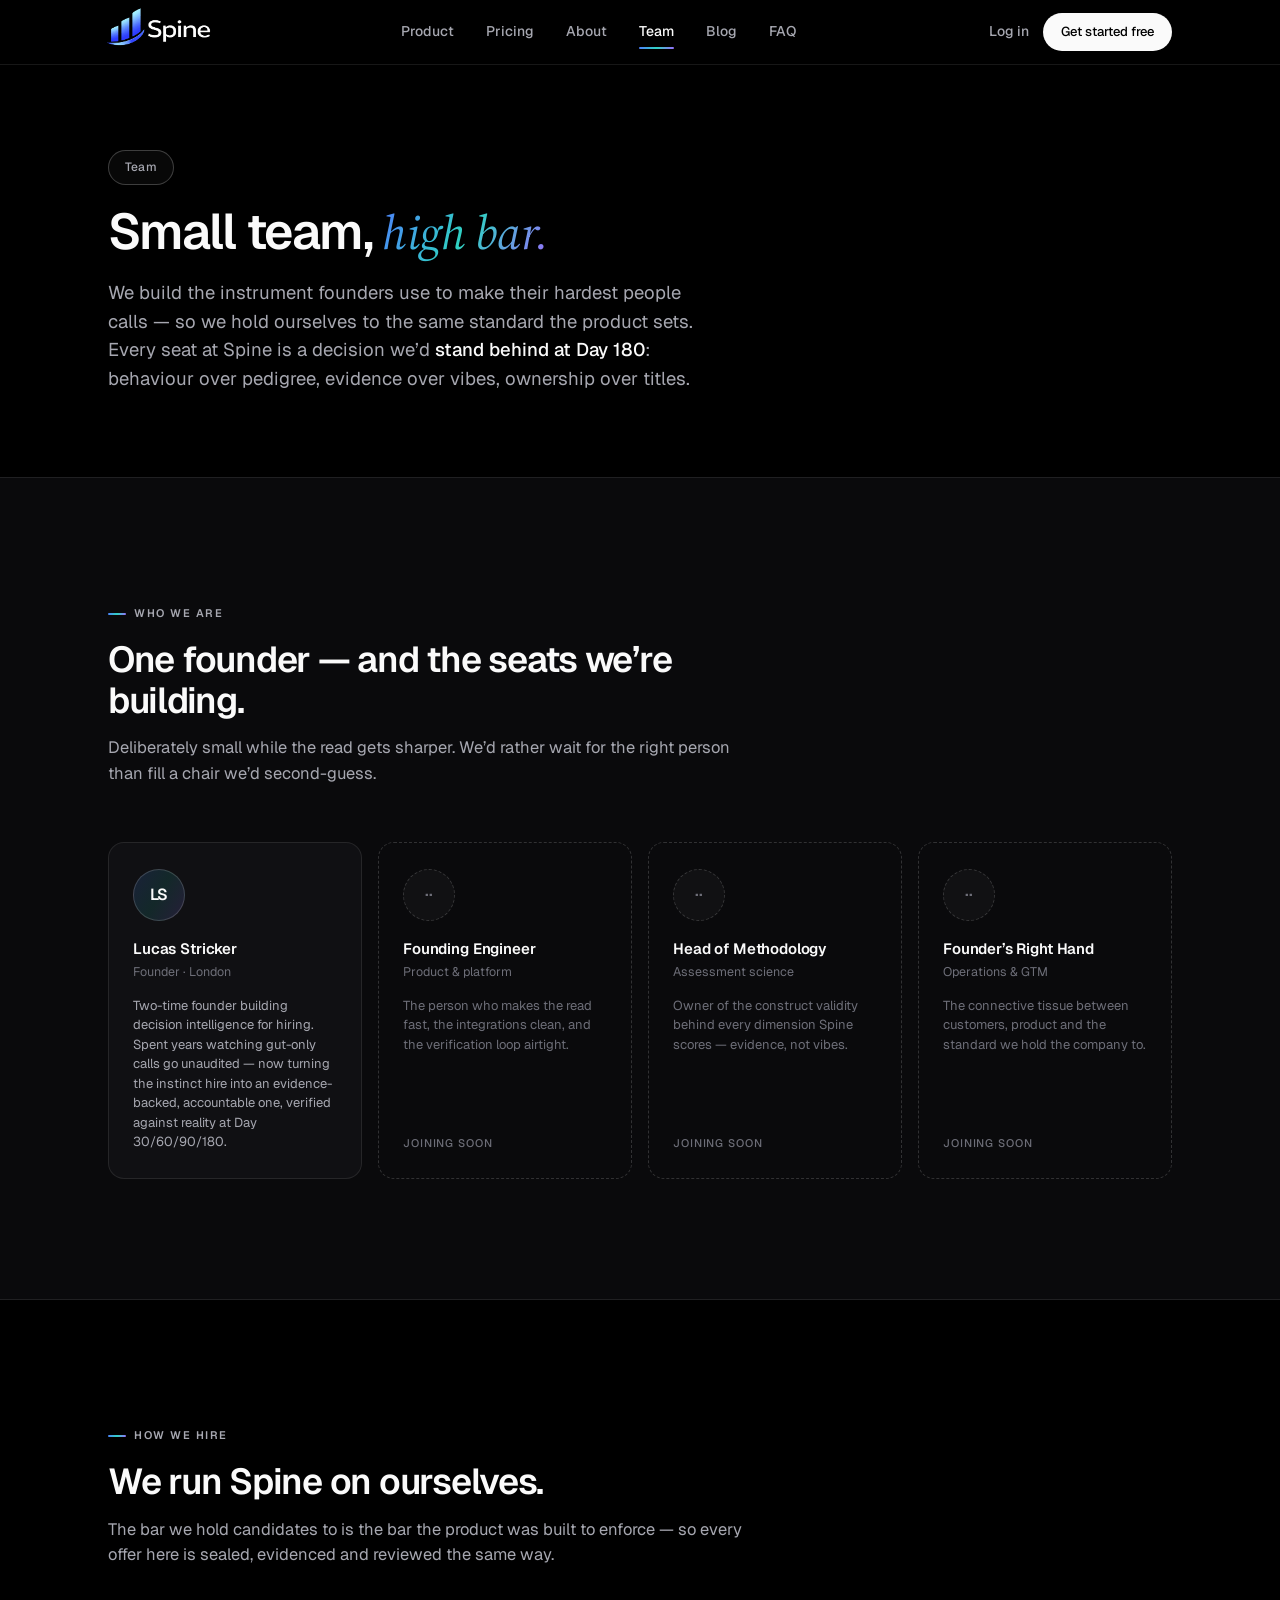
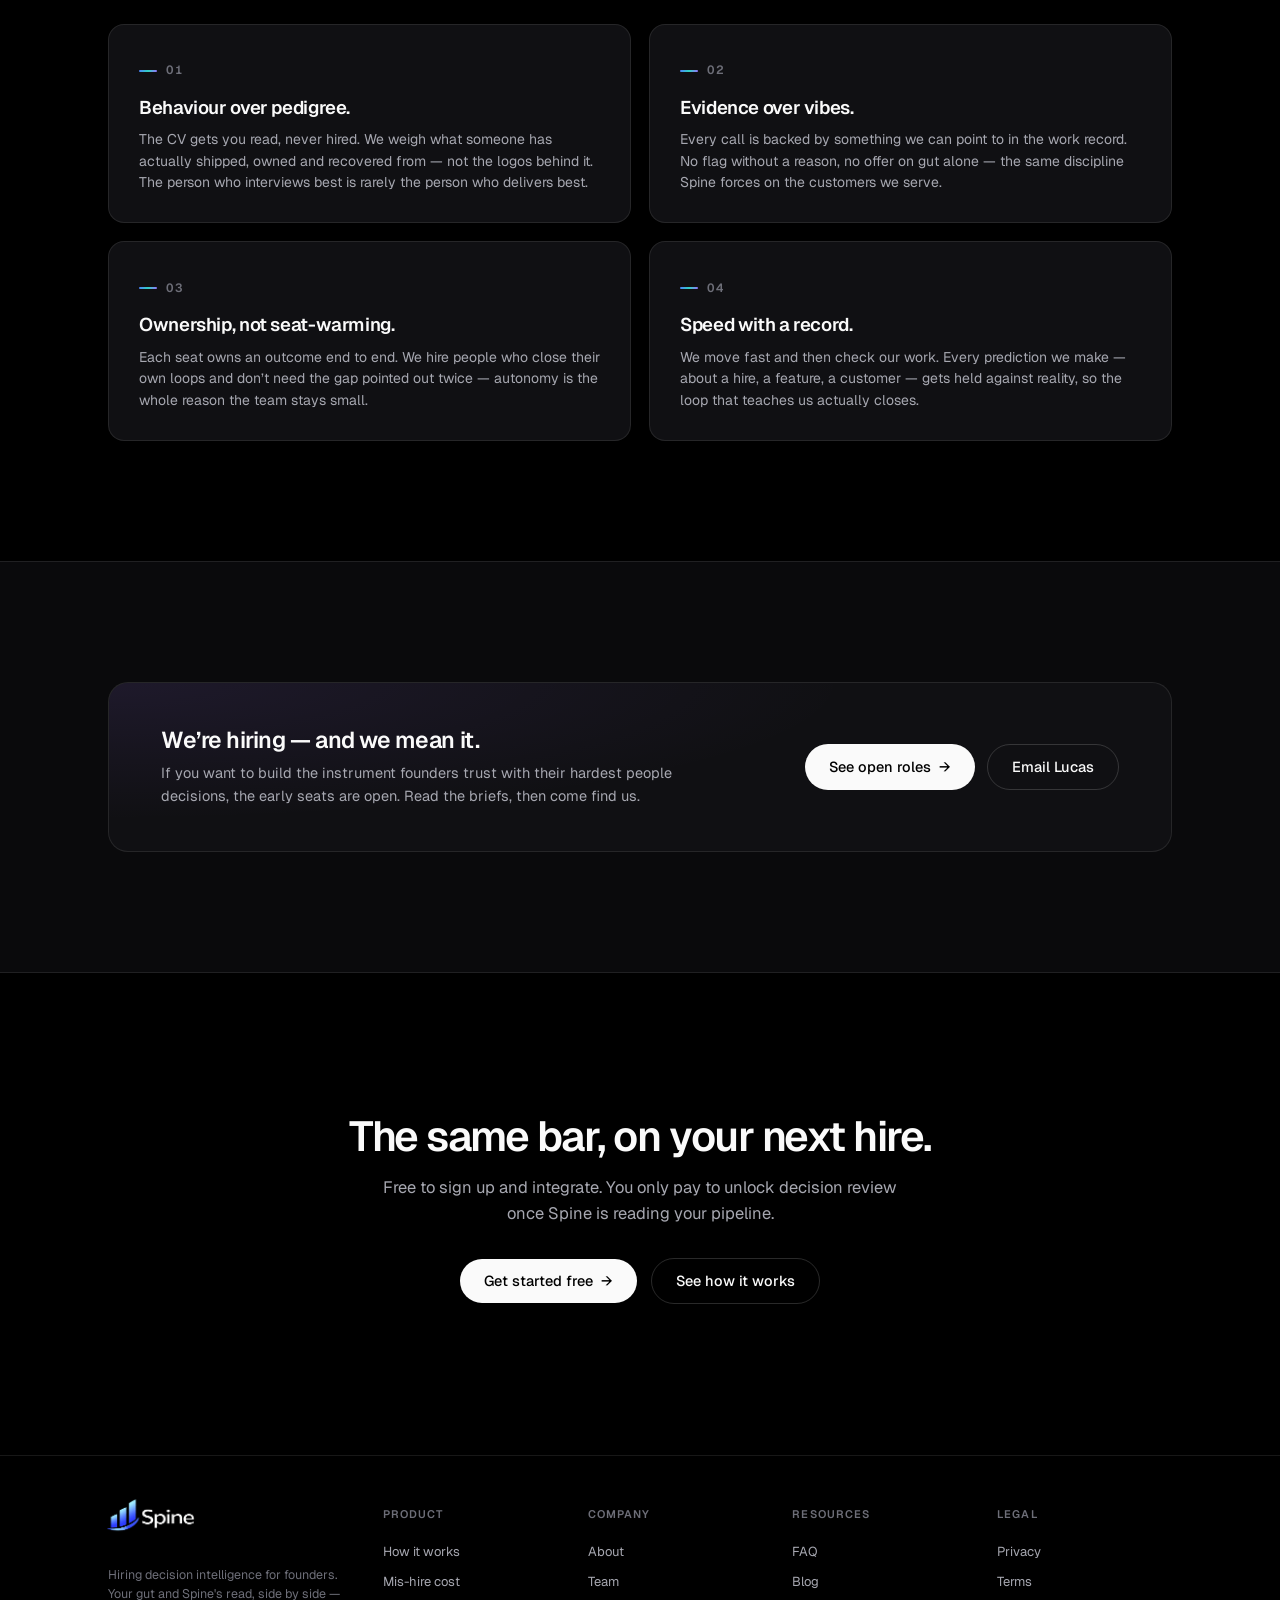
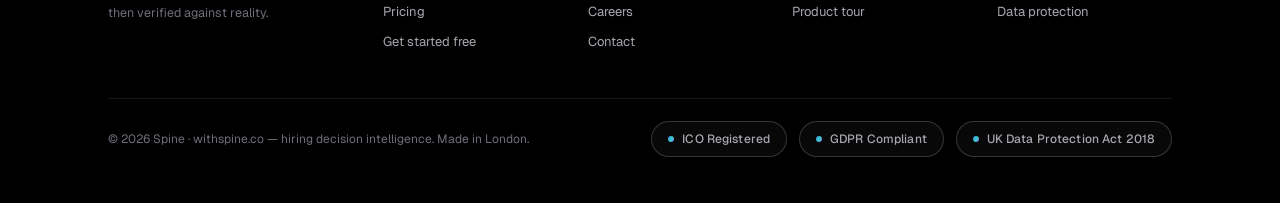
<file: team.html>
<!DOCTYPE html>
<html lang="en-GB">
<head>
<meta charset="UTF-8">
<meta name="viewport" content="width=device-width, initial-scale=1.0">
<title>Team — Spine</title>
<meta name="description" content="Spine is a small team holding itself to the standard the product sets — behaviour over pedigree, evidence over vibes. Meet the founder and the seats we are hiring for.">
<link rel="preconnect" href="https://fonts.googleapis.com">
<link rel="preconnect" href="https://fonts.gstatic.com" crossorigin>
<link href="https://fonts.googleapis.com/css2?family=Geist:wght@400;500;600&family=Source+Serif+4:ital,opsz,wght@1,8..60,400;1,8..60,500&display=swap" rel="stylesheet">
<link rel="stylesheet" href="assets/site.css">
<style>
/* ============================================================
   team.html PAGE-SPECIFIC styles
   Cloned from about.html. Shared design system lives in
   assets/site.css. Team-card + hiring-band styles below.
   ============================================================ */

/* ---------- page hero ---------- */
.phero{padding:150px 0 84px;position:relative;overflow:visible}
.phero-in{max-width:760px;position:relative;z-index:1}
.phero h1{font-size:50px;line-height:1.07;margin-bottom:20px}
.phero h1 .serif-i{font-size:.96em}
.phero .lead{font-size:18.5px;color:var(--ink2);max-width:600px}
.phero .lead b{color:var(--ink);font-weight:500}
@media (max-width:980px){.phero{padding:120px 0 60px}.phero h1{font-size:38px}}
@media (max-width:560px){.phero h1{font-size:31px}.phero .lead{font-size:16.5px}}

/* ---------- two-column prose block (problem / insight) ---------- */
.prose-grid{display:grid;grid-template-columns:.85fr 1.15fr;gap:64px;align-items:start}
.prose-lead{font-family:var(--serif);font-style:italic;font-size:27px;line-height:1.4;letter-spacing:-.01em;color:var(--ink)}
.prose-lead .igrad{font-style:italic}
.prose-body p{font-size:15.5px;color:var(--ink2);margin-bottom:16px}
.prose-body p:last-child{margin-bottom:0}
.prose-body p b{color:var(--ink);font-weight:500}
.prose-body .not{display:flex;gap:11px;font-size:14.5px;color:var(--ink2);padding:11px 0;border-top:1px solid var(--line);margin-top:6px}
.prose-body .not:first-of-type{margin-top:20px}
.prose-body .not i{font-style:normal;flex:none;width:17px;height:17px;border-radius:50%;background:var(--irid-soft);
  border:1px solid var(--line2);display:inline-flex;align-items:center;justify-content:center;font-size:9px;color:var(--ink);margin-top:2px}
@media (max-width:980px){.prose-grid{grid-template-columns:1fr;gap:30px}}

/* ---------- principle cards ---------- */
.principles{display:grid;grid-template-columns:repeat(2,1fr);gap:18px}
.pcard2{background:var(--panel);border:1px solid var(--line);border-radius:var(--r-lg);padding:30px 30px 28px;
  position:relative;transition:transform .2s cubic-bezier(.2,.7,.2,1),border-color .2s ease}
.pcard2:hover{transform:translateY(-3px);border-color:var(--line2)}
.pcard2 .pn{font-size:12px;font-weight:600;letter-spacing:.14em;color:var(--ink3);font-variant-numeric:tabular-nums;margin-bottom:16px;display:inline-flex;align-items:center;gap:9px}
.pcard2 .pn i{display:inline-block;width:18px;height:2px;border-radius:2px;background:var(--irid)}
.pcard2 h3{font-size:18.5px;line-height:1.25;letter-spacing:-.02em;margin-bottom:10px}
.pcard2 h3 .serif-i{font-size:1em}
.pcard2 p{font-size:14px;color:var(--ink2);line-height:1.55}
@media (max-width:680px){.principles{grid-template-columns:1fr}}

/* ---------- founder note ---------- */
.fnote{background:var(--panel);border:1px solid var(--line);border-radius:20px;padding:48px 52px;max-width:820px;
  box-shadow:0 30px 70px rgba(0,0,0,.35);position:relative;overflow:hidden}
.fnote::before{content:"";position:absolute;inset:0;background:radial-gradient(110% 130% at 100% 0%,rgba(154,107,255,.10),transparent 56%);pointer-events:none}
.fnote .fn-q{font-family:var(--serif);font-style:italic;font-size:21px;line-height:1.5;color:var(--ink);letter-spacing:-.01em;position:relative}
.fnote .fn-q p{margin-bottom:16px}
.fnote .fn-q p:last-child{margin-bottom:0}
.fnote .fn-sig{display:flex;align-items:center;gap:14px;margin-top:32px;position:relative}
.fnote .fn-av{width:46px;height:46px;border-radius:50%;background:var(--irid-soft);border:1px solid var(--line2);
  display:inline-flex;align-items:center;justify-content:center;font-size:15px;font-weight:600;color:var(--ink)}
.fnote .fn-sig b{display:block;font-size:14.5px;font-weight:600;letter-spacing:-.01em}
.fnote .fn-sig span{display:block;font-size:12.5px;color:var(--ink3)}
@media (max-width:560px){.fnote{padding:34px 26px}.fnote .fn-q{font-size:18px}}

/* ---------- team grid (cloned from index.html #team) ---------- */
.team-grid{display:grid;grid-template-columns:repeat(4,1fr);gap:16px}
.tcard{background:var(--panel);border:1px solid var(--line);border-radius:var(--r-lg);padding:26px 24px;
  display:flex;flex-direction:column;transition:transform .2s cubic-bezier(.2,.7,.2,1),border-color .2s ease}
.tcard:hover{transform:translateY(-3px);border-color:var(--line2)}
.tcard.soon{border-style:dashed;border-color:var(--line2);background:transparent}
.tav{width:52px;height:52px;border-radius:50%;background:var(--irid-soft);border:1px solid var(--line2);
  display:inline-flex;align-items:center;justify-content:center;font-size:16px;font-weight:600;color:var(--ink);margin-bottom:16px;letter-spacing:-.01em}
.tcard.soon .tav{background:rgba(255,255,255,.03);color:var(--ink3);border-style:dashed}
.tcard b{font-size:15px;font-weight:600;letter-spacing:-.01em;display:block}
.tcard .trole{font-size:12.5px;color:var(--ink3);margin:2px 0 14px}
.tcard p{font-size:13px;color:var(--ink2);line-height:1.5}
.tcard.soon p{color:var(--ink3)}
.tcard .tflag{margin-top:auto;padding-top:14px;font-size:11px;font-weight:500;letter-spacing:.08em;text-transform:uppercase;color:var(--ink3)}
@media (max-width:980px){.team-grid{grid-template-columns:1fr 1fr}}
@media (max-width:560px){.team-grid{grid-template-columns:1fr}}

/* ---------- we're hiring band ---------- */
.hireband{background:var(--panel);border:1px solid var(--line);border-radius:20px;padding:44px 52px;
  display:flex;align-items:center;justify-content:space-between;gap:34px;position:relative;overflow:hidden}
.hireband::before{content:"";position:absolute;inset:0;background:radial-gradient(120% 140% at 0% 0%,rgba(154,107,255,.10),transparent 58%);pointer-events:none}
.hireband .hb-copy{position:relative;z-index:1;max-width:560px}
.hireband .hb-copy h3{font-size:23px;line-height:1.2;letter-spacing:-.02em;margin-bottom:8px}
.hireband .hb-copy p{font-size:14.5px;color:var(--ink2);line-height:1.55}
.hireband .hb-ctas{position:relative;z-index:1;display:flex;gap:12px;flex-wrap:wrap;flex:none}
@media (max-width:780px){.hireband{flex-direction:column;align-items:flex-start;padding:34px 28px;gap:22px}.hireband .hb-copy h3{font-size:20px}}
</style>

</head>
<body>
<!-- ================= NAV : multi-page (shared markup, see assets/site.css) ================= -->
<body>
<!-- ================= NAV : multi-page (shared markup, see assets/site.css) ================= -->
<header class="nav">
  <div class="nav-in">
    <a class="brand" href="index.html" aria-label="Spine — home">
      <img src="[data-uri]" alt="Spine">
    </a>
    <nav class="nav-links" aria-label="Primary">
      <a href="index.html#product">Product</a>
      <a href="pricing.html">Pricing</a>
      <a href="about.html">About</a>
      <a href="team.html" class="active" aria-current="page">Team</a>
      <a href="blog.html">Blog</a>
      <a href="faq.html">FAQ</a>
    </nav>
    <div class="nav-actions">
      <a class="nav-login" href="app-preview.html">Log in</a>
      <a class="btn primary sm" href="app-preview.html">Get started free</a>
      <button class="nav-burger" aria-label="Open menu" aria-expanded="false" aria-controls="nav-mobile">
        <span></span><span></span><span></span>
      </button>
    </div>
  </div>
  <!-- mobile overlay menu -->
  <div class="nav-mobile" id="nav-mobile">
    <a href="index.html#product">Product</a>
    <a href="pricing.html">Pricing</a>
    <a href="about.html">About</a>
    <a href="team.html" class="active" aria-current="page">Team</a>
    <a href="blog.html">Blog</a>
    <a href="faq.html">FAQ</a>
    <div class="nav-mobile-cta">
      <a class="btn outline" href="app-preview.html">Log in</a>
      <a class="btn primary" href="app-preview.html">Get started free</a>
    </div>
  </div>
</header>
<!-- ================= PAGE HERO ================= -->
<section class="phero" id="top">
  <div class="wrap">
    <div class="phero-in rise">
      <div class="kicker">Team</div>
      <h1 class="rise d1">Small team, <span class="serif-i igrad">high bar.</span></h1>
      <p class="lead rise d2">We build the instrument founders use to make their hardest people calls &mdash; so we hold ourselves to the same standard the product sets. Every seat at Spine is a decision we&rsquo;d <b>stand behind at Day 180</b>: behaviour over pedigree, evidence over vibes, ownership over titles.</p>
    </div>
  </div>
</section>

<!-- ================= TEAM GRID ================= -->
<section class="sec tint" id="people">
  <div class="wrap">
    <div class="sec-head" data-io>
      <div class="fnum io"><i></i>Who we are</div>
      <h2 class="io dl1">One founder &mdash; and the seats we&rsquo;re building.</h2>
      <p class="io dl2">Deliberately small while the read gets sharper. We&rsquo;d rather wait for the right person than fill a chair we&rsquo;d second-guess.</p>
    </div>
    <div class="team-grid" data-io>
      <div class="tcard io">
        <span class="tav">LS</span>
        <b>Lucas Stricker</b>
        <div class="trole">Founder &middot; London</div>
        <p>Two-time founder building decision intelligence for hiring. Spent years watching gut-only calls go unaudited &mdash; now turning the instinct hire into an evidence-backed, accountable one, verified against reality at Day 30/60/90/180.</p>
      </div>
      <div class="tcard soon io dl1">
        <span class="tav">&middot;&middot;</span>
        <b>Founding Engineer</b>
        <div class="trole">Product &amp; platform</div>
        <p>The person who makes the read fast, the integrations clean, and the verification loop airtight.</p>
        <div class="tflag">Joining soon</div>
      </div>
      <div class="tcard soon io dl2">
        <span class="tav">&middot;&middot;</span>
        <b>Head of Methodology</b>
        <div class="trole">Assessment science</div>
        <p>Owner of the construct validity behind every dimension Spine scores &mdash; evidence, not vibes.</p>
        <div class="tflag">Joining soon</div>
      </div>
      <div class="tcard soon io dl3">
        <span class="tav">&middot;&middot;</span>
        <b>Founder&rsquo;s Right Hand</b>
        <div class="trole">Operations &amp; GTM</div>
        <p>The connective tissue between customers, product and the standard we hold the company to.</p>
        <div class="tflag">Joining soon</div>
      </div>
    </div>
  </div>
</section>

<!-- ================= HOW WE HIRE ================= -->
<section class="sec" id="how-we-hire">
  <div class="wrap">
    <div class="sec-head" data-io>
      <div class="fnum io"><i></i>How we hire</div>
      <h2 class="io dl1">We run Spine on ourselves.</h2>
      <p class="io dl2">The bar we hold candidates to is the bar the product was built to enforce &mdash; so every offer here is sealed, evidenced and reviewed the same way.</p>
    </div>
    <div class="principles" data-io>
      <div class="pcard2 io">
        <div class="pn"><i></i>01</div>
        <h3>Behaviour over pedigree.</h3>
        <p>The CV gets you read, never hired. We weigh what someone has actually shipped, owned and recovered from &mdash; not the logos behind it. The person who interviews best is rarely the person who delivers best.</p>
      </div>
      <div class="pcard2 io dl1">
        <div class="pn"><i></i>02</div>
        <h3>Evidence over vibes.</h3>
        <p>Every call is backed by something we can point to in the work record. No flag without a reason, no offer on gut alone &mdash; the same discipline Spine forces on the customers we serve.</p>
      </div>
      <div class="pcard2 io dl2">
        <div class="pn"><i></i>03</div>
        <h3>Ownership, not seat-warming.</h3>
        <p>Each seat owns an outcome end to end. We hire people who close their own loops and don&rsquo;t need the gap pointed out twice &mdash; autonomy is the whole reason the team stays small.</p>
      </div>
      <div class="pcard2 io dl3">
        <div class="pn"><i></i>04</div>
        <h3>Speed with a record.</h3>
        <p>We move fast and then check our work. Every prediction we make &mdash; about a hire, a feature, a customer &mdash; gets held against reality, so the loop that teaches us actually closes.</p>
      </div>
    </div>
  </div>
</section>

<!-- ================= WE'RE HIRING BAND ================= -->
<section class="sec tint" id="hiring">
  <div class="wrap">
    <div class="hireband" data-io>
      <div class="hb-copy">
        <h3>We&rsquo;re hiring &mdash; and we mean it.</h3>
        <p>If you want to build the instrument founders trust with their hardest people decisions, the early seats are open. Read the briefs, then come find us.</p>
      </div>
      <div class="hb-ctas">
        <a class="btn primary" href="careers.html">See open roles <span class="arr">&rarr;</span></a>
        <a class="btn outline" href="mailto:lucas@withspine.co">Email Lucas</a>
      </div>
    </div>
  </div>
</section>

<!-- ================= FINAL CTA ================= -->
<section class="final sec" id="cta">
  <div class="wrap">
    <h2 class="io" data-io>The same bar, on your next hire.</h2>
    <p class="io dl1" data-io>Free to sign up and integrate. You only pay to unlock decision review once Spine is reading your pipeline.</p>
    <div class="hero-ctas io dl2" data-io>
      <a class="btn primary" href="app-preview.html">Get started free <span class="arr">&rarr;</span></a>
      <a class="btn outline" href="index.html#product">See how it works</a>
    </div>
  </div>
</section>

<!-- ================= FOOTER ================= -->
<footer>
  <div class="wrap">
    <div class="foot-cols">
      <div class="foot-brand">
        <a class="brand" href="#top" aria-label="Spine">
      <img src="[data-uri]" alt="Spine">
        </a>
        <p>Hiring decision intelligence for founders. Your gut and Spine's read, side by side &mdash; then verified against reality.</p>
      </div>
      <div class="foot-col">
        <h4>Product</h4>
        <a href="index.html#product">How it works</a>
        <a href="index.html#economics">Mis-hire cost</a>
        <a href="pricing.html">Pricing</a>
        <a href="app-preview.html">Get started free</a>
      </div>
      <div class="foot-col">
        <h4>Company</h4>
        <a href="about.html">About</a>
        <a href="team.html">Team</a>
        <a href="team.html">Careers</a>
        <a href="mailto:lucas@withspine.co">Contact</a>
      </div>
      <div class="foot-col">
        <h4>Resources</h4>
        <a href="faq.html">FAQ</a>
        <a href="blog.html">Blog</a>
        <a href="index.html#product">Product tour</a>
      </div>
      <div class="foot-col">
        <h4>Legal</h4>
        <a href="/privacy">Privacy</a>
        <a href="/terms">Terms</a>
        <a href="#privacy">Data protection</a>
      </div>
    </div>
    <div class="foot-bottom">
      <p class="foot-copy">&copy; 2026 Spine &middot; withspine.co &mdash; hiring decision intelligence. Made in London.</p>
      <div class="badges" aria-label="Compliance">
        <a class="badge" href="#privacy"><span class="bdot"></span>ICO Registered</a>
        <a class="badge" href="#privacy"><span class="bdot"></span>GDPR Compliant</a>
        <a class="badge" href="#privacy"><span class="bdot"></span>UK Data Protection Act 2018</a>
      </div>
    </div>
  </div>
</footer>
<script>
/* about.html — scroll reveals (shared .io pattern). Nav burger handled by assets/site.js */
(function(){
  "use strict";
  var io=new IntersectionObserver(function(entries){
    entries.forEach(function(e){if(e.isIntersecting){e.target.classList.add("inview");io.unobserve(e.target)}});
  },{threshold:.18,rootMargin:"0px 0px -8% 0px"});
  document.querySelectorAll("[data-io]").forEach(function(el){io.observe(el)});
})();
</script>
<script src="assets/site.js"></script>
</body>
</html>
</file>
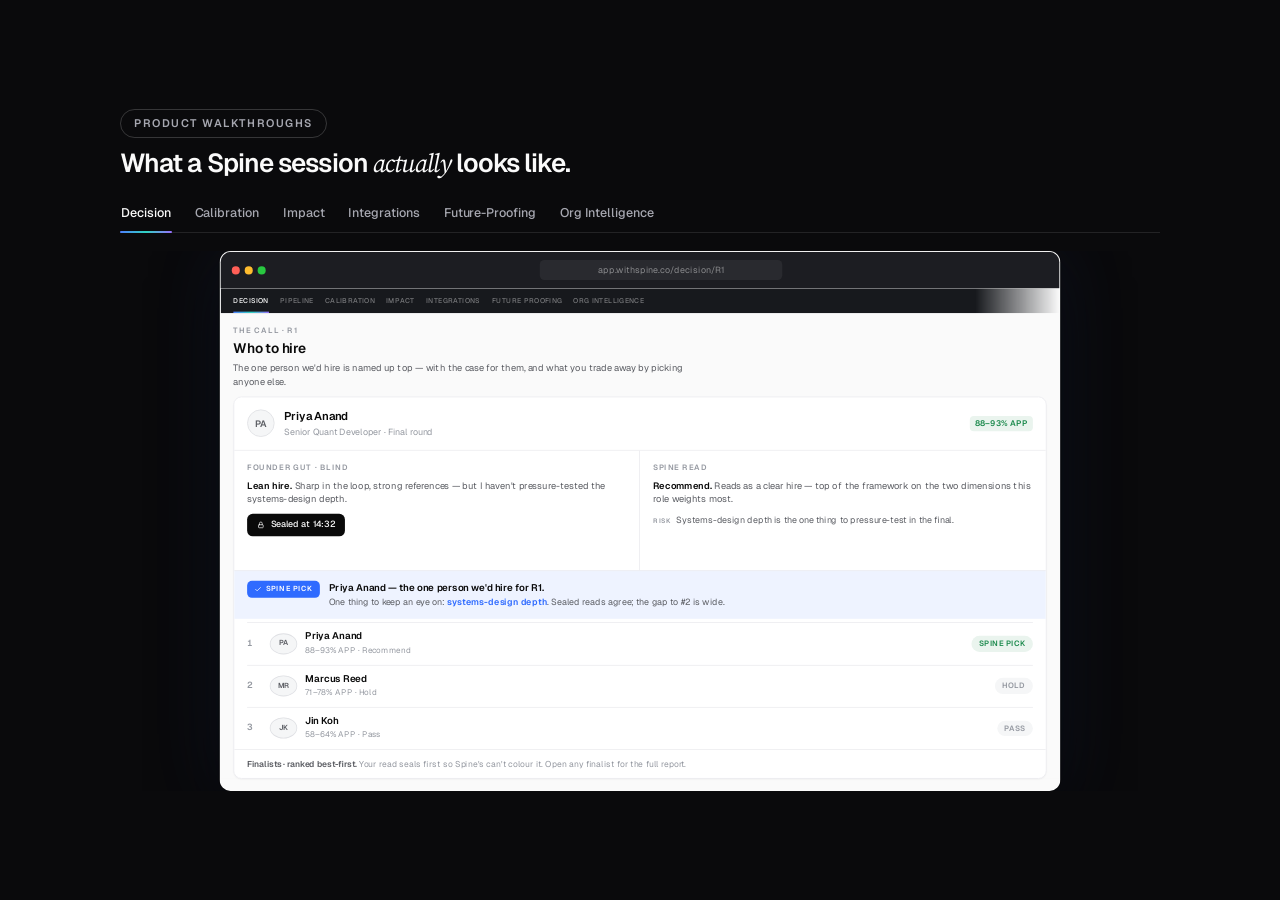
<file: walkthroughs.html>
<!DOCTYPE html>
<html lang="en-GB">
<head>
<meta charset="utf-8">
<meta name="viewport" content="width=device-width, initial-scale=1.0">
<title>Spine — Feature walkthroughs (compact tabbed)</title>
<link rel="preconnect" href="https://fonts.googleapis.com">
<link rel="preconnect" href="https://fonts.gstatic.com" crossorigin>
<style>
@import url('https://fonts.googleapis.com/css2?family=Geist:wght@400;500;600&family=Source+Serif+4:ital,opsz,wght@1,8..60,400;1,8..60,500&display=swap');

/* ============================================================
   SPINE FEATURE WALKTHROUGHS — COMPACT TABBED COMPONENT
   Six looping product mockups (Decision · Calibration · Impact ·
   Integrations · Future-Proofing · Org Intelligence), each framed
   in a macOS-style browser window (.win-bar + LIGHT --m-* tokens),
   now collapsed into ONE compact interactive panel: a horizontal
   tab bar swaps which walkthrough is visible inside a single
   fixed-height (clipped) viewport. The mockup markup + light
   token system are reused VERBATIM from the stacked version.
   Classes prefixed .swt-* (Spine WalkThrough) so the whole thing
   is embeddable. Total component height ≈ 660px.
   ============================================================ */

/* ---- LIGHT MOCKUP TOKENS (verbatim from assets/site.css) ---- */
:root{
  --m-bg:#fafafa; --m-panel:#ffffff; --m-tint:#f5f6f7;
  --m-ink:#0a0a0a; --m-ink2:#5b5d63; --m-ink3:#9498a0;
  --m-line:#ececef; --m-line2:#dfe0e4; --m-brand:#2f6bff;
  --m-rail:#17191d; --m-rail-text:rgba(255,255,255,.66); --m-rail-dim:rgba(255,255,255,.42);
  --m-green:#1c8a4d; --m-green-bg:#eaf4ee;
  --m-amber:#b06a00; --m-amber-bg:#fbf2e3;
  --m-red:#c8332a; --m-red-bg:#fbeceb;
  --r-sm:6px; --r-md:10px; --r-lg:16px;
  --irid:linear-gradient(120deg,#4f7dff,#2fd3c2,#9a6bff);
  --serif:"Source Serif 4",Georgia,serif;
}
*{box-sizing:border-box;margin:0;padding:0}
body{
  font-family:"Geist",Inter,system-ui,-apple-system,sans-serif;
  background:#0a0a0c;color:#fafafa;-webkit-font-smoothing:antialiased;
  text-rendering:optimizeLegibility;line-height:1.55;
  display:flex;align-items:center;justify-content:center;min-height:100vh;padding:28px 24px;
}

/* ============================================================
   COMPONENT SHELL — intro + tabs + fixed panel viewport
   ============================================================ */
.swt{width:100%;max-width:1040px;margin:0 auto}

/* compact section intro (≤ ~90px tall) */
.swt-intro{margin:0 auto 16px;max-width:1040px}
.swt-intro .kick{display:inline-flex;font-size:11px;font-weight:600;letter-spacing:.14em;text-transform:uppercase;
  color:#a6a7b0;border:1px solid rgba(255,255,255,.18);border-radius:999px;padding:5px 13px;margin-bottom:11px}
.swt-intro h1{font-size:26px;font-weight:600;letter-spacing:-.035em;line-height:1.12}
.swt-intro h1 .si{font-family:var(--serif);font-style:italic;font-weight:400}

/* horizontal tab bar (on the dark page) */
.swt-tabs{display:flex;flex-wrap:wrap;gap:4px 22px;align-items:flex-end;
  border-bottom:1px solid rgba(255,255,255,.10);margin-bottom:18px;padding-bottom:0}
.swt-tab{position:relative;background:none;border:0;cursor:pointer;font-family:inherit;
  font-size:12.5px;font-weight:500;letter-spacing:-.005em;color:#a6a7b0;padding:9px 1px 11px;
  transition:color .18s ease}
.swt-tab:hover{color:#d7d8df}
.swt-tab.is-active{color:#fafafa}
.swt-tab::after{content:"";position:absolute;left:0;right:0;bottom:-1px;height:2px;border-radius:2px;
  background:var(--irid);opacity:0;transform:scaleX(.4);transform-origin:left;transition:opacity .2s ease,transform .2s ease}
.swt-tab.is-active::after{opacity:1;transform:scaleX(1)}

/* fixed-height clipped viewport — every walkthrough occupies the same footprint */
.swt-viewport{position:relative;height:540px;overflow:hidden;border-radius:14px}
.swt-block{position:absolute;inset:0;display:none}
.swt-block.is-active{display:block}

/* scale the inner window down slightly so taller mockups fit the fixed footprint */
.swt-fit{transform-origin:top center;width:100%}

/* ============================================================
   BROWSER WINDOW + CHROME  (macOS .win-bar — light body)
   ============================================================ */
.window{background:var(--m-bg);border-radius:14px;overflow:hidden;border:1px solid rgba(255,255,255,.16);
  box-shadow:0 0 0 1px rgba(0,0,0,.4),0 30px 80px rgba(0,0,0,.55),0 0 90px rgba(79,125,255,.10)}
.win-bar{display:flex;align-items:center;gap:10px;background:#1c1d22;padding:10px 14px}
.win-bar .dots{display:flex;gap:6px}
.win-bar .dots i{width:10px;height:10px;border-radius:50%;display:block}
.win-bar .dots i:nth-child(1){background:#ff5f57}
.win-bar .dots i:nth-child(2){background:#febc2e}
.win-bar .dots i:nth-child(3){background:#28c840}
.win-bar .url{flex:1;text-align:center;font-size:11px;color:rgba(255,255,255,.45);letter-spacing:.02em;
  background:rgba(255,255,255,.06);border-radius:6px;padding:4px 12px;max-width:300px;margin:0 auto}

/* light app body inside the frame */
.pbody{background:var(--m-bg);color:var(--m-ink);font-size:13px;line-height:1.45;padding:18px 20px 20px}
/* compact tab strip (horizontal app nav, dark rail) */
.ptabs{display:flex;gap:14px;align-items:center;background:var(--m-rail);padding:9px 16px;white-space:nowrap;overflow:hidden;
  -webkit-mask-image:linear-gradient(90deg,#000 90%,transparent);mask-image:linear-gradient(90deg,#000 90%,transparent)}
.ptabs span{font-size:8.5px;font-weight:500;letter-spacing:.07em;text-transform:uppercase;color:var(--m-rail-dim)}
.ptabs span.on{color:#fff;position:relative}
.ptabs span.on::after{content:"";position:absolute;left:0;right:0;bottom:-9px;height:2px;background:var(--irid)}

/* page header inside body */
.bh{margin-bottom:14px}
.bh .eyebrow{font-size:9.5px;font-weight:600;letter-spacing:.13em;text-transform:uppercase;color:var(--m-ink3);margin-bottom:5px}
.bh h2{font-size:17px;font-weight:600;letter-spacing:-.02em;color:var(--m-ink);line-height:1.2}
.bh p{font-size:11.5px;color:var(--m-ink2);margin-top:5px;max-width:560px;line-height:1.5}

/* ---------- shared mockup atoms (portal-faithful) ---------- */
.mcard{background:var(--m-panel);border:1px solid var(--m-line);border-radius:var(--r-md);box-shadow:0 1px 2px rgba(10,10,10,.04)}
.mcap{font-size:9.5px;font-weight:600;letter-spacing:.11em;text-transform:uppercase;color:var(--m-ink3)}
.avatar{width:34px;height:34px;min-width:34px;border-radius:50%;background:var(--m-tint);border:1px solid var(--m-line2);
  display:inline-flex;align-items:center;justify-content:center;font-size:11.5px;font-weight:600;color:var(--m-ink2);flex:none;line-height:1}
.spill{display:inline-block;border-radius:999px;font-size:9.5px;font-weight:600;letter-spacing:.06em;text-transform:uppercase;padding:3px 9px;white-space:nowrap}
.spill.green{background:var(--m-green-bg);color:var(--m-green)}
.spill.amber{background:var(--m-amber-bg);color:var(--m-amber)}
.spill.red{background:var(--m-red-bg);color:var(--m-red)}
.spill.blue{background:#eef3ff;color:var(--m-brand)}
.spill.gray{background:var(--m-tint);color:var(--m-ink3)}
.appchip{display:inline-block;flex:none;font-size:10px;font-weight:600;text-transform:uppercase;letter-spacing:.04em;
  border-radius:5px;padding:2px 6px;background:#eef3ff;color:var(--m-brand);white-space:nowrap}
.appchip.high{background:var(--m-green-bg);color:var(--m-green)}
.spineread{display:flex;gap:7px;align-items:baseline;font-size:11px;color:var(--m-ink2)}
.spineread i{font-style:normal;flex:none;font-size:8px;font-weight:600;letter-spacing:.12em;color:var(--m-ink3)}

/* ============================================================
   1 · DECISION  (sealed dual-read → recommendation → finalists)
   loop 12s: gut sealed → unlock → Spine read → recommendation
   ============================================================ */
.dec-top{display:flex;align-items:center;gap:12px;padding:13px 16px;border-bottom:1px solid var(--m-line)}
.dec-top .ttl{flex:1;min-width:0}
.dec-top .ttl b{display:block;font-size:14px;font-weight:600;letter-spacing:-.01em}
.dec-top .ttl span{font-size:11px;color:var(--m-ink3)}
.dec-cells{display:grid;grid-template-columns:1fr 1fr}
.dec-cell{padding:14px 16px;min-height:148px;position:relative}
.dec-cell:first-child{border-right:1px solid var(--m-line)}
.dec-cell .mcap{display:block;margin-bottom:8px}
.dec-cell p{font-size:11.5px;color:var(--m-ink2)}
.dec-cell p b{color:var(--m-ink);font-weight:600}
.sealchip{display:inline-flex;align-items:center;gap:7px;background:var(--m-ink);color:#fff;border-radius:7px;
  font-size:11px;font-weight:500;padding:6px 12px;margin-top:9px}
.sealchip svg{width:10px;height:10px;stroke:#fff;fill:none;stroke-width:2;stroke-linecap:round;stroke-linejoin:round}
.h-blurnote{animation:h-blur 12s ease-in-out infinite;position:absolute;inset:0;display:flex;align-items:center;justify-content:center;
  background:rgba(255,255,255,.78);backdrop-filter:blur(2px);font-size:10.5px;color:var(--m-ink3);text-align:center;padding:0 18px;border-radius:0}
@keyframes h-blur{0%,18%{opacity:1}25%,100%{opacity:0}}
.h-read{animation:h-read 12s ease-in-out infinite}
@keyframes h-read{0%,20%{opacity:0;transform:translateY(6px)}28%,92%{opacity:1;transform:none}97%,100%{opacity:0;transform:translateY(6px)}}
/* recommendation banner */
.dec-rec{margin:0;border-top:1px solid var(--m-line);background:#eef3ff;padding:12px 16px;
  display:flex;gap:11px;align-items:flex-start;opacity:0;transform:translateY(8px)}
.h-rec{animation:h-rec 12s ease-in-out infinite}
@keyframes h-rec{0%,40%{opacity:0;transform:translateY(8px)}48%,92%{opacity:1;transform:none}97%,100%{opacity:0;transform:translateY(8px)}}
.dec-rec .pick{flex:none;font-size:9px;font-weight:600;letter-spacing:.07em;text-transform:uppercase;color:#fff;background:var(--m-brand);
  border-radius:6px;padding:4px 9px;display:inline-flex;align-items:center;gap:5px}
.dec-rec .pick svg{width:9px;height:9px;stroke:#fff;fill:none;stroke-width:2.4;stroke-linecap:round;stroke-linejoin:round}
.dec-rec b{font-size:12px;font-weight:600;color:var(--m-ink);display:block}
.dec-rec p{font-size:11px;color:var(--m-ink2);margin-top:2px}
.dec-rec p em{font-style:normal;color:var(--m-brand);font-weight:600}
/* ranked finalists list */
.fin-list{padding:4px 16px 0}
.finrow{display:flex;align-items:center;gap:10px;padding:9px 0;border-top:1px solid var(--m-line);opacity:0;transform:translateY(6px)}
.finrow .rk{flex:none;width:18px;font-size:11px;font-weight:600;color:var(--m-ink3);font-variant-numeric:tabular-nums}
.finrow .who{flex:1;min-width:0}
.finrow .who b{font-size:12px;font-weight:600;color:var(--m-ink);display:block;line-height:1.2}
.finrow .who span{font-size:10px;color:var(--m-ink3)}
.h-f1{animation:h-fin 12s ease-in-out infinite;animation-delay:0s}
.h-f2{animation:h-fin 12s ease-in-out infinite;animation-delay:.18s}
.h-f3{animation:h-fin 12s ease-in-out infinite;animation-delay:.36s}
@keyframes h-fin{0%,52%{opacity:0;transform:translateY(6px)}60%,92%{opacity:1;transform:none}97%,100%{opacity:0;transform:translateY(6px)}}
.dec-foot{border-top:1px solid var(--m-line);padding:10px 16px;font-size:10.5px;color:var(--m-ink3)}
.dec-foot b{color:var(--m-ink2);font-weight:600}

/* ============================================================
   2 · CALIBRATION  (predicted-at-hire vs Day 30/60/90/180)
   reuses the cal-svg dual-line chart + draw/pop keyframes
   ============================================================ */
.chartpad{padding:16px 18px 14px}
.chartpad .chead{display:flex;justify-content:space-between;align-items:baseline;margin-bottom:14px;gap:10px;flex-wrap:wrap}
.chartpad .chead b{font-size:12.5px;font-weight:600;color:var(--m-ink);letter-spacing:-.01em}
.chartpad .legend{display:flex;gap:14px;font-size:10px;color:var(--m-ink3)}
.chartpad .legend span{display:inline-flex;align-items:center;gap:6px}
.chartpad .legend i{width:14px;height:2.5px;border-radius:2px;display:inline-block}
.chartpad .legend i.you{background:#b9bbc4}
.chartpad .legend i.spn{background:var(--m-brand)}
.cal-svg{width:100%;height:auto;display:block}
.cal-svg .grid{stroke:#e8e9ed;stroke-width:1}
.cal-svg .lbl{font-family:"Geist",sans-serif;font-size:10px;fill:#9498a0}
.cal-svg .line-you{stroke:#b9bbc4;stroke-width:2;fill:none;stroke-linecap:round}
.cal-svg .line-spn{stroke:#2f6bff;stroke-width:2.25;fill:none;stroke-linecap:round}
.cal-svg circle{transform-box:fill-box;transform-origin:center}
.line-you,.line-spn{stroke-dasharray:620;stroke-dashoffset:620}
.line-you{animation:draw 1.5s .25s cubic-bezier(.4,0,.2,1) forwards}
.line-spn{animation:draw 1.5s .55s cubic-bezier(.4,0,.2,1) forwards}
@keyframes draw{to{stroke-dashoffset:0}}
.cal-svg .dot{opacity:0;transform:scale(.2)}
.cal-svg .dot{animation:pop .45s cubic-bezier(.34,1.56,.64,1) forwards}
.cal-svg .dot.p1{animation-delay:.55s}.cal-svg .dot.p2{animation-delay:.82s}
.cal-svg .dot.p3{animation-delay:1.08s}.cal-svg .dot.p4{animation-delay:1.34s}
.cal-svg .dot.p5{animation-delay:1.62s}
@keyframes pop{to{opacity:1;transform:scale(1)}}
.gap-pulse{transform-box:fill-box;transform-origin:center;animation:gpulse 3s 2.2s ease-in-out infinite}
@keyframes gpulse{0%,100%{opacity:.5;transform:scale(1)}50%{opacity:1;transform:scale(1.5)}}
.verdict-row{margin-top:12px;border:1px solid #cfe5d8;background:var(--m-green-bg);border-radius:10px;
  padding:10px 13px;display:flex;gap:11px;align-items:flex-start;opacity:0;transform:translateY(8px);
  animation:fadeup .6s 2s cubic-bezier(.2,.7,.2,1) forwards}
@keyframes fadeup{to{opacity:1;transform:none}}
.verdict-row .vstamp{flex:none;font-size:9.5px;font-weight:600;letter-spacing:.08em;text-transform:uppercase;color:var(--m-green);
  border:1.5px solid var(--m-green);border-radius:6px;padding:3px 9px;transform:rotate(-2deg)}
.verdict-row p{font-size:11px;color:var(--m-green)}
.verdict-row p b{font-weight:600}
.chart-foot{margin-top:10px;border-top:1px solid var(--m-line);padding-top:10px;font-size:10.5px;color:var(--m-ink3)}
.chart-foot b{color:var(--m-ink2);font-weight:600}

/* ============================================================
   3 · IMPACT  (Spine Gap / value-captured ROI)
   loop 10s: bars rise → value counter reveals → receipts list
   ============================================================ */
.gaphero{padding:16px 18px}
.gap-tag{display:inline-flex;align-items:center;gap:7px;font-size:9.5px;font-weight:600;letter-spacing:.1em;text-transform:uppercase;
  color:var(--m-brand);background:#eef3ff;border-radius:999px;padding:4px 11px;margin-bottom:10px}
.gap-head{font-size:14.5px;font-weight:600;color:var(--m-ink);letter-spacing:-.02em;line-height:1.32;margin-bottom:14px;max-width:520px}
.gap-head em{font-family:var(--serif);font-style:italic;font-weight:400;color:var(--m-brand)}
.gap-head b{font-weight:600;color:var(--m-green)}
.gap-bars{display:flex;align-items:flex-end;gap:18px;height:118px;padding:0 4px 0;border-bottom:1px solid var(--m-line);margin-bottom:8px}
.gap-bcol{flex:1;display:flex;flex-direction:column;align-items:center;justify-content:flex-end;height:100%;gap:7px}
.gap-bar{width:100%;max-width:62px;border-radius:6px 6px 0 0;transform-origin:bottom;transform:scaleY(0)}
.gap-bar.you{background:#c9cbd2}
.gap-bar.spn{background:var(--m-brand)}
.gap-bar.win{background:var(--m-green)}
.gb1{animation:gb 10s ease-in-out infinite;animation-delay:.1s}
.gb2{animation:gb 10s ease-in-out infinite;animation-delay:.35s}
.gb3{animation:gb 10s ease-in-out infinite;animation-delay:.6s}
@keyframes gb{0%,4%{transform:scaleY(0)}16%,92%{transform:scaleY(1)}97%,100%{transform:scaleY(0)}}
.gap-blab{text-align:center}
.gap-blab b{font-size:13px;font-weight:600;color:var(--m-ink);display:block;line-height:1}
.gap-blab span{font-size:9px;color:var(--m-ink3);display:block;margin-top:3px}
.gap-cnt{flex:none;position:absolute;top:-22px;left:50%;transform:translateX(-50%);font-size:9px;font-weight:600;
  letter-spacing:.06em;text-transform:uppercase;color:var(--m-green);background:var(--m-green-bg);border-radius:999px;padding:2px 7px;
  opacity:0;animation:gcnt 10s ease-in-out infinite;animation-delay:.7s;white-space:nowrap}
@keyframes gcnt{0%,22%{opacity:0;transform:translate(-50%,4px)}30%,92%{opacity:1;transform:translate(-50%,0)}97%,100%{opacity:0;transform:translate(-50%,4px)}}
.gap-bcol{position:relative}
.gap-value{display:flex;align-items:baseline;justify-content:space-between;gap:12px;margin-top:14px;
  border-top:1px solid var(--m-line);padding-top:12px}
.gap-value .vc .mcap{display:block;margin-bottom:4px}
.gap-value .vc b{font-size:30px;font-weight:600;letter-spacing:-.03em;color:var(--m-ink);font-variant-numeric:tabular-nums;line-height:1;
  opacity:0;display:inline-block;animation:gval 10s ease-in-out infinite;animation-delay:.95s}
@keyframes gval{0%,28%{opacity:0;transform:translateY(6px)}36%,92%{opacity:1;transform:none}97%,100%{opacity:0;transform:translateY(6px)}}
.gap-value .vc p{font-size:10.5px;color:var(--m-ink3);max-width:230px;margin-top:5px}
/* receipts */
.gap-receipts{margin-top:12px;border-top:1px solid var(--m-line);padding-top:10px}
.gap-receipts .rcap{display:block;margin-bottom:7px}
.recrow{display:flex;align-items:center;gap:10px;padding:7px 0;border-top:1px solid var(--m-line);font-size:11px;opacity:0;transform:translateY(6px)}
.recrow:first-of-type{border-top:none}
.recrow .rn{flex:1;min-width:0}
.recrow .rn b{font-size:11.5px;font-weight:600;color:var(--m-ink);display:block;line-height:1.2}
.recrow .rn span{font-size:10px;color:var(--m-ink3)}
.recrow .rv{flex:none;font-size:12px;font-weight:600;color:var(--m-green);font-variant-numeric:tabular-nums}
.rr1{animation:rrow 10s ease-in-out infinite;animation-delay:0s}
.rr2{animation:rrow 10s ease-in-out infinite;animation-delay:.15s}
.rr3{animation:rrow 10s ease-in-out infinite;animation-delay:.3s}
@keyframes rrow{0%,40%{opacity:0;transform:translateY(6px)}48%,92%{opacity:1;transform:none}97%,100%{opacity:0;transform:translateY(6px)}}

/* ============================================================
   4 · INTEGRATIONS  (connect Slack/Gmail/ATS — checklist)
   loop 11s: cards flip Not connected → Connected in sequence,
   progress bar fills
   ============================================================ */
.intg{padding:16px 18px}
.intg .ghead{font-size:9.5px;font-weight:600;letter-spacing:.11em;text-transform:uppercase;color:var(--m-ink3);margin-bottom:9px}
.connect-grid{display:grid;grid-template-columns:1fr 1fr;gap:10px;margin-bottom:14px}
.conn-card{background:var(--m-panel);border:1px solid var(--m-line);border-radius:var(--r-md);padding:11px 13px;
  box-shadow:0 1px 2px rgba(10,10,10,.04);display:flex;align-items:flex-start;gap:10px}
.conn-card .ic{flex:none;width:30px;height:30px;border-radius:8px;background:var(--m-tint);border:1px solid var(--m-line2);
  display:flex;align-items:center;justify-content:center;font-size:11px;font-weight:600;color:var(--m-ink2)}
.conn-card .ci{flex:1;min-width:0}
.conn-card .ci b{font-size:12px;font-weight:600;color:var(--m-ink);display:block;line-height:1.2}
.conn-card .ci span{font-size:10px;color:var(--m-ink3);display:block;margin-top:3px;line-height:1.4}
.conn-card .st{flex:none;position:relative;width:84px;height:18px}
.conn-card .st .spill{position:absolute;right:0;top:0}
/* each card's status flips gray→green at a staggered time */
.cs1 .off{animation:ci-off 11s ease-in-out infinite;animation-delay:.6s}
.cs1 .on{animation:ci-on 11s ease-in-out infinite;animation-delay:.6s}
.cs2 .off{animation:ci-off 11s ease-in-out infinite;animation-delay:2.0s}
.cs2 .on{animation:ci-on 11s ease-in-out infinite;animation-delay:2.0s}
.cs3 .off{animation:ci-off 11s ease-in-out infinite;animation-delay:3.4s}
.cs3 .on{animation:ci-on 11s ease-in-out infinite;animation-delay:3.4s}
@keyframes ci-off{0%{opacity:1}8%,90%{opacity:0}96%,100%{opacity:1}}
@keyframes ci-on{0%{opacity:0;transform:translateY(4px) scale(.94)}8%,90%{opacity:1;transform:none}96%,100%{opacity:0;transform:translateY(4px) scale(.94)}}
.conn-card .st .spill{transition:none}
/* the 4th (apply link) is already live, holds steady */
.conn-card.steady .ic{background:#eef3ff;border-color:#cfdcff;color:var(--m-brand)}
/* progress summary */
.intg-sum{margin-top:4px;border-top:1px solid var(--m-line);padding-top:12px}
.intg-sum .srow{display:flex;justify-content:space-between;align-items:baseline;margin-bottom:8px}
.intg-sum .srow b{font-size:12px;font-weight:600;color:var(--m-ink)}
.intg-sum .srow span{font-size:10.5px;color:var(--m-ink3)}
.intg-track{height:7px;border-radius:999px;background:var(--m-tint);overflow:hidden}
.intg-track i{display:block;height:100%;border-radius:999px;background:var(--m-brand);width:25%;
  animation:itrack 11s ease-in-out infinite}
@keyframes itrack{0%,5%{width:25%}30%{width:50%}55%{width:75%}80%,92%{width:75%}97%,100%{width:25%}}
.intg-foot{margin-top:11px;font-size:10.5px;color:var(--m-ink3)}
.intg-foot b{color:var(--m-ink2);font-weight:600}

/* ============================================================
   5 · FUTURE-PROOFING  (risk triage — placed/on-track/watch/at-risk)
   loop 11s: tally pulses, then a hire row drifts watch → at-risk
   and the "what to do" card slides in
   ============================================================ */
.triage{padding:16px 18px}
.tri-band{display:flex;gap:8px;flex-wrap:wrap;margin-bottom:13px}
.tri-tally{flex:1;min-width:84px;background:var(--m-panel);border:1px solid var(--m-line);border-radius:var(--r-md);
  padding:10px 12px;box-shadow:0 1px 2px rgba(10,10,10,.04)}
.tri-tally b{font-size:20px;font-weight:600;letter-spacing:-.02em;color:var(--m-ink);display:block;line-height:1;font-variant-numeric:tabular-nums}
.tri-tally b.gr{color:var(--m-green)} .tri-tally b.am{color:var(--m-amber)} .tri-tally b.rd{color:var(--m-red)}
.tri-tally span{font-size:9px;font-weight:600;letter-spacing:.08em;text-transform:uppercase;color:var(--m-ink3);display:block;margin-top:6px}
.tri-grouphead{font-size:9.5px;font-weight:600;letter-spacing:.1em;text-transform:uppercase;margin:13px 0 8px;display:flex;align-items:center;gap:7px}
.tri-grouphead.red{color:var(--m-red)} .tri-grouphead.amber{color:var(--m-amber)} .tri-grouphead.green{color:var(--m-green)}
.tri-grouphead .dt{width:6px;height:6px;border-radius:50%}
.tri-grouphead.red .dt{background:var(--m-red)} .tri-grouphead.amber .dt{background:var(--m-amber)} .tri-grouphead.green .dt{background:var(--m-green)}
.tri-grouphead em{font-style:normal;font-weight:400;letter-spacing:0;text-transform:none;font-size:10px;color:var(--m-ink3)}
.hire-card{background:var(--m-panel);border:1px solid var(--m-line);border-radius:var(--r-md);padding:11px 13px;
  box-shadow:0 1px 2px rgba(10,10,10,.04);margin-bottom:8px}
.hire-card.at-risk{border-color:#e8c9c6}
.hire-top{display:flex;align-items:center;gap:10px}
.hire-top .who{flex:1;min-width:0}
.hire-top .who b{font-size:12.5px;font-weight:600;color:var(--m-ink);display:block;line-height:1.2}
.hire-top .who span{font-size:10px;color:var(--m-ink3)}
/* status flip on the watched row: watch → at-risk */
.hire-flip{position:relative;width:74px;height:18px;flex:none}
.hire-flip .spill{position:absolute;right:0;top:0}
.hf-old{animation:hf-old 11s ease-in-out infinite}
.hf-new{animation:hf-new 11s ease-in-out infinite}
@keyframes hf-old{0%,36%{opacity:1}42%,92%{opacity:0}97%,100%{opacity:1}}
@keyframes hf-new{0%,36%{opacity:0;transform:translateY(5px) scale(.92)}43%,92%{opacity:1;transform:none}97%,100%{opacity:0;transform:translateY(5px) scale(.92)}}
/* what's slipping / what to do drawer */
.hire-drawer{overflow:hidden;margin-top:0;max-height:0;animation:hdraw 11s ease-in-out infinite}
@keyframes hdraw{0%,44%{max-height:0;opacity:0}52%,92%{max-height:90px;opacity:1}97%,100%{max-height:0;opacity:0}}
.hire-drawer .dr{display:flex;gap:8px;align-items:flex-start;margin-top:9px}
.hire-drawer .dr .dlab{flex:none;font-size:8.5px;font-weight:600;letter-spacing:.08em;text-transform:uppercase;color:var(--m-ink3);width:62px;padding-top:2px}
.hire-drawer .dr p{flex:1;font-size:11px;color:var(--m-ink2);line-height:1.4}
.hire-drawer .dr p b{color:var(--m-ink);font-weight:600}
.tri-foot{margin-top:6px;border-top:1px solid var(--m-line);padding-top:10px;font-size:10.5px;color:var(--m-ink3)}
.tri-foot b{color:var(--m-ink2);font-weight:600}

/* ============================================================
   6 · ORG INTELLIGENCE  (light collaboration graph / signal map)
   loop 12s: edges draw, nodes pop, Spine read overlays land
   ============================================================ */
.orgmap{padding:14px 18px 16px}
.orgmap .ghead{display:flex;justify-content:space-between;align-items:baseline;margin-bottom:6px}
.orgmap .ghead b{font-size:12.5px;font-weight:600;color:var(--m-ink)}
.orgmap .ghead span{font-size:10px;color:var(--m-ink3)}
.graph-wrap{background:var(--m-panel);border:1px solid var(--m-line);border-radius:var(--r-md);
  box-shadow:0 1px 2px rgba(10,10,10,.04);position:relative;overflow:hidden}
.graph-svg{width:100%;height:auto;display:block}
.graph-svg .edge{stroke:#d6d8de;stroke-width:1.5;fill:none;stroke-dasharray:300;stroke-dashoffset:300;
  animation:edraw 12s ease-in-out infinite}
.graph-svg .edge.e1{animation-delay:.2s}.graph-svg .edge.e2{animation-delay:.4s}
.graph-svg .edge.e3{animation-delay:.6s}.graph-svg .edge.e4{animation-delay:.8s}
.graph-svg .edge.e5{animation-delay:1.0s}.graph-svg .edge.e6{animation-delay:1.2s}
.graph-svg .edge.hot{stroke:#c8332a;stroke-width:2.25}
@keyframes edraw{0%,3%{stroke-dashoffset:300}14%,92%{stroke-dashoffset:0}97%,100%{stroke-dashoffset:300}}
.graph-svg .node{transform-box:fill-box;transform-origin:center;opacity:0;transform:scale(.4);
  animation:npop 12s ease-in-out infinite}
.graph-svg .node.n1{animation-delay:.3s}.graph-svg .node.n2{animation-delay:.5s}
.graph-svg .node.n3{animation-delay:.7s}.graph-svg .node.n4{animation-delay:.9s}
.graph-svg .node.n5{animation-delay:1.1s}.graph-svg .node.n6{animation-delay:1.3s}
@keyframes npop{0%,8%{opacity:0;transform:scale(.4)}16%,92%{opacity:1;transform:scale(1)}97%,100%{opacity:0;transform:scale(.4)}}
.graph-svg .nlabel{font-family:"Geist",sans-serif;font-size:9px;font-weight:600;fill:var(--m-ink);opacity:0;
  animation:nlab 12s ease-in-out infinite;animation-delay:.6s}
.graph-svg .nrole{font-family:"Geist",sans-serif;font-size:7.5px;fill:#9498a0;opacity:0;
  animation:nlab 12s ease-in-out infinite;animation-delay:.7s}
@keyframes nlab{0%,12%{opacity:0}20%,92%{opacity:1}97%,100%{opacity:0}}
/* spine read overlay chips floating over the graph */
.read-overlay{position:absolute;display:inline-flex;align-items:center;gap:5px;background:#fff;border:1px solid var(--m-line2);
  border-radius:999px;padding:3px 8px;font-size:8.5px;font-weight:600;letter-spacing:.04em;text-transform:uppercase;
  box-shadow:0 4px 14px rgba(10,10,10,.10);opacity:0;transform:translateY(5px) scale(.92);white-space:nowrap}
.read-overlay .od{width:5px;height:5px;border-radius:50%;flex:none}
.read-overlay.risk{color:var(--m-red)} .read-overlay.risk .od{background:var(--m-red)}
.read-overlay.ok{color:var(--m-green)} .read-overlay.ok .od{background:var(--m-green)}
.read-overlay.fit{color:var(--m-brand)} .read-overlay.fit .od{background:var(--m-brand)}
.ro1{animation:roin 12s ease-in-out infinite;animation-delay:2.0s}
.ro2{animation:roin 12s ease-in-out infinite;animation-delay:2.6s}
.ro3{animation:roin 12s ease-in-out infinite;animation-delay:3.2s}
@keyframes roin{0%,17%{opacity:0;transform:translateY(5px) scale(.92)}26%,92%{opacity:1;transform:none}97%,100%{opacity:0;transform:translateY(5px) scale(.92)}}
.org-legend{display:flex;gap:14px;flex-wrap:wrap;margin-top:11px;border-top:1px solid var(--m-line);padding-top:10px}
.org-legend span{display:inline-flex;align-items:center;gap:6px;font-size:9.5px;color:var(--m-ink3)}
.org-legend i{width:8px;height:8px;border-radius:50%;flex:none}
.org-legend i.blue{background:var(--m-brand)} .org-legend i.green{background:var(--m-green)}
.org-legend i.amber{background:var(--m-amber)} .org-legend i.gray{background:#c9cbd2}
.org-foot{margin-top:11px;font-size:10.5px;color:var(--m-ink3)}
.org-foot b{color:var(--m-ink2);font-weight:600}

/* ---------- only the visible panel animates ----------
   A non-active block is display:none, which pauses (but does NOT reset)
   any infinite animations on its subtree — so on re-show they would
   resume mid-cycle, often on a frame where content is opacity:0/blank.
   To prevent that we hard-disable animations on every non-active block,
   AND we leave its animated elements in their fully-revealed resting
   state (so even with animation:none nothing is invisible). When a block
   becomes active, JS strips animation:none (the .swt-anim-reset toggle +
   reflow) so every reveal animation runs fresh from time 0. */
.swt-block:not(.is-active) *,
.swt-block:not(.is-active) *::before,
.swt-block:not(.is-active) *::after,
.swt-block.swt-anim-reset *,
.swt-block.swt-anim-reset *::before,
.swt-block.swt-anim-reset *::after{
  animation:none!important;transition:none!important;
}
/* fully-revealed resting state for every animated element, so the panel
   is never blank when animations are disabled or before they fire */
.h-read,.h-rec,.h-f1,.h-f2,.h-f3,
.verdict-row,
.gap-cnt,.gap-value .vc b,.recrow,
.cs1 .on,.cs2 .on,.cs3 .on,
.hf-new,
.read-overlay{opacity:1;transform:none}
.gap-cnt{transform:translateX(-50%)}
.h-blurnote{opacity:0}
.dec-rec{opacity:1;transform:none}
.finrow{opacity:1;transform:none}
.line-you,.line-spn{stroke-dashoffset:0}
.cal-svg .dot{opacity:1;transform:none}
.gap-bar{transform:scaleY(1)}
.cs1 .off,.cs2 .off,.cs3 .off{opacity:0}
.intg-track i{width:75%}
.hf-old{opacity:0}
.hire-drawer{max-height:90px;opacity:1}
.graph-svg .edge{stroke-dashoffset:0}
.graph-svg .node{opacity:1;transform:scale(1)}
.graph-svg .nlabel,.graph-svg .nrole{opacity:1}

/* ---------- reduced motion: collapse to revealed end-state ---------- */
@media (prefers-reduced-motion:reduce){
  *,*::before,*::after{animation:none!important;transition:none!important}
  .h-blurnote{display:none!important}
  .h-read,.h-rec,.h-f1,.h-f2,.h-f3{opacity:1!important;transform:none!important}
  .line-you,.line-spn{stroke-dashoffset:0!important}
  .cal-svg .dot{opacity:1!important;transform:none!important}
  .verdict-row{opacity:1!important;transform:none!important}
  .gap-bar{transform:scaleY(1)!important}
  .gap-cnt,.gap-value .vc b,.recrow{opacity:1!important;transform:none!important}
  .gap-cnt{transform:translateX(-50%)!important}
  .cs1 .off,.cs2 .off,.cs3 .off{opacity:0!important}
  .cs1 .on,.cs2 .on,.cs3 .on{opacity:1!important;transform:none!important}
  .intg-track i{width:75%!important}
  .hf-old{opacity:0!important} .hf-new{opacity:1!important;transform:none!important}
  .hire-drawer{max-height:90px!important;opacity:1!important}
  .graph-svg .edge{stroke-dashoffset:0!important}
  .graph-svg .node{opacity:1!important;transform:scale(1)!important}
  .graph-svg .nlabel,.graph-svg .nrole{opacity:1!important}
  .read-overlay{opacity:1!important;transform:none!important}
}

@media (max-width:680px){
  body{padding:20px 14px}
  .swt-intro h1{font-size:22px}
  .swt-tabs{gap:2px 14px}
  .swt-tab{font-size:11.5px}
  .swt-viewport{height:560px}
  .dec-cells{grid-template-columns:1fr}
  .dec-cell:first-child{border-right:none;border-bottom:1px solid var(--m-line)}
  .connect-grid{grid-template-columns:1fr}
}
</style>
</head>
<body>

<div class="swt" id="swt">

  <!-- compact intro -->
  <div class="swt-intro">
    <span class="kick">Product walkthroughs</span>
    <h1>What a Spine session <span class="si">actually</span> looks like.</h1>
  </div>

  <!-- tab bar -->
  <div class="swt-tabs" role="tablist" aria-label="Product walkthroughs">
    <button class="swt-tab is-active" role="tab" aria-selected="true"  data-target="b-decision">Decision</button>
    <button class="swt-tab"           role="tab" aria-selected="false" data-target="b-calibration">Calibration</button>
    <button class="swt-tab"           role="tab" aria-selected="false" data-target="b-impact">Impact</button>
    <button class="swt-tab"           role="tab" aria-selected="false" data-target="b-integrations">Integrations</button>
    <button class="swt-tab"           role="tab" aria-selected="false" data-target="b-future">Future-Proofing</button>
    <button class="swt-tab"           role="tab" aria-selected="false" data-target="b-org">Org Intelligence</button>
  </div>

  <!-- fixed-height clipped viewport: one panel visible at a time -->
  <div class="swt-viewport">

    <!-- ===== DECISION ===== -->
    <div class="swt-block is-active" id="b-decision">
     <div class="swt-fit">
      <div class="window">
        <div class="win-bar">
          <div class="dots"><i></i><i></i><i></i></div>
          <div class="url">app.withspine.co/decision/R1</div>
        </div>
        <div class="ptabs">
          <span class="on">Decision</span><span>Pipeline</span><span>Calibration</span><span>Impact</span>
          <span>Integrations</span><span>Future Proofing</span><span>Org Intelligence</span>
        </div>
        <div class="pbody" style="padding:0">
          <div class="bh" style="padding:14px 16px 10px;margin:0">
            <div class="eyebrow">The call · R1</div>
            <h2>Who to hire</h2>
            <p>The one person we'd hire is named up top — with the case for them, and what you trade away by picking anyone else.</p>
          </div>
          <div class="mcard" style="margin:0 16px 14px;border-radius:10px;overflow:hidden">
            <div class="dec-top">
              <span class="avatar">PA</span>
              <div class="ttl"><b>Priya Anand</b><span>Senior Quant Developer · Final round</span></div>
              <span class="appchip high">88–93% APP</span>
            </div>
            <div class="dec-cells">
              <div class="dec-cell">
                <span class="mcap">Founder gut · blind</span>
                <p><b>Lean hire.</b> Sharp in the loop, strong references — but I haven't pressure-tested the systems-design depth.</p>
                <span class="sealchip"><svg viewBox="0 0 24 24"><rect x="5" y="11" width="14" height="9" rx="2"/><path d="M8 11V7a4 4 0 0 1 8 0v4"/></svg> Sealed at 14:32</span>
              </div>
              <div class="dec-cell">
                <span class="mcap">Spine read</span>
                <div class="h-blurnote">Your read seals first so Spine's can't colour it.</div>
                <div class="h-read">
                  <p><b>Recommend.</b> Reads as a clear hire — top of the framework on the two dimensions this role weights most.</p>
                  <div class="spineread" style="margin-top:9px"><i>RISK</i><span>Systems-design depth is the one thing to pressure-test in the final.</span></div>
                </div>
              </div>
            </div>
            <div class="dec-rec h-rec">
              <span class="pick"><svg viewBox="0 0 24 24"><path d="M20 6 9 17l-5-5"/></svg> Spine pick</span>
              <div>
                <b>Priya Anand — the one person we'd hire for R1.</b>
                <p>One thing to keep an eye on: <em>systems-design depth</em>. Sealed reads agree; the gap to #2 is wide.</p>
              </div>
            </div>
            <div class="fin-list">
              <div class="finrow h-f1"><span class="rk">1</span><span class="avatar" style="width:26px;height:26px;font-size:9px">PA</span><div class="who"><b>Priya Anand</b><span>88–93% APP · Recommend</span></div><span class="spill green">Spine pick</span></div>
              <div class="finrow h-f2"><span class="rk">2</span><span class="avatar" style="width:26px;height:26px;font-size:9px">MR</span><div class="who"><b>Marcus Reed</b><span>71–78% APP · Hold</span></div><span class="spill gray">Hold</span></div>
              <div class="finrow h-f3"><span class="rk">3</span><span class="avatar" style="width:26px;height:26px;font-size:9px">JK</span><div class="who"><b>Jin Koh</b><span>58–64% APP · Pass</span></div><span class="spill gray">Pass</span></div>
            </div>
            <div class="dec-foot"><b>Finalists · ranked best-first.</b> Your read seals first so Spine's can't colour it. Open any finalist for the full report.</div>
          </div>
        </div>
      </div>
     </div>
    </div>

    <!-- ===== CALIBRATION ===== -->
    <div class="swt-block" id="b-calibration">
     <div class="swt-fit">
      <div class="window">
        <div class="win-bar">
          <div class="dots"><i></i><i></i><i></i></div>
          <div class="url">app.withspine.co/calibration</div>
        </div>
        <div class="ptabs">
          <span>Decision</span><span>Pipeline</span><span class="on">Calibration</span><span>Impact</span>
          <span>Integrations</span><span>Future Proofing</span><span>Org Intelligence</span>
        </div>
        <div class="pbody">
          <div class="bh">
            <div class="eyebrow">Does the hire hold up?</div>
            <h2>Priya Anand · Senior Quant Developer</h2>
            <p>Measured against exactly what Spine predicted at the decision, then re-checked at 30, 60, 90 and 180 days.</p>
          </div>
          <div class="mcard" style="border-radius:10px;overflow:hidden">
            <div class="chartpad">
              <div class="chead">
                <b>How the hire is doing vs what Spine predicted</b>
                <div class="legend">
                  <span><i class="you"></i> At hire (the bar)</span>
                  <span><i class="spn"></i> Now</span>
                </div>
              </div>
              <svg class="cal-svg" viewBox="0 0 560 200" preserveAspectRatio="none" aria-hidden="true">
                <line class="grid" x1="40" y1="30" x2="540" y2="30"/>
                <line class="grid" x1="40" y1="75" x2="540" y2="75"/>
                <line class="grid" x1="40" y1="120" x2="540" y2="120"/>
                <line class="grid" x1="40" y1="165" x2="540" y2="165"/>
                <text class="lbl" x="46" y="190">Hire</text>
                <text class="lbl" x="158" y="190">Day 30</text>
                <text class="lbl" x="270" y="190">Day 60</text>
                <text class="lbl" x="382" y="190">Day 90</text>
                <text class="lbl" x="486" y="190">Day 180</text>
                <!-- predicted bar (flat-ish) -->
                <polyline class="line-you" points="60,92 170,90 280,88 390,86 500,84"/>
                <!-- actual now (tracking above the bar) -->
                <polyline class="line-spn" points="60,92 170,80 280,66 390,58 500,46"/>
                <circle class="dot p1" cx="60"  cy="92" r="4.5" fill="#2f6bff"/>
                <circle class="dot p2" cx="170" cy="80" r="4.5" fill="#2f6bff"/>
                <circle class="dot p3" cx="280" cy="66" r="4.5" fill="#2f6bff"/>
                <circle class="dot p4" cx="390" cy="58" r="4.5" fill="#2f6bff"/>
                <circle class="dot p5 gap-pulse" cx="500" cy="46" r="5.5" fill="#2f6bff"/>
              </svg>
              <div class="verdict-row">
                <span class="vstamp">On track</span>
                <p><b>Tracking better than predicted.</b> 3 points ahead of the bar we set the day she was hired. Latest read · Day 180.</p>
              </div>
              <div class="chart-foot"><b>Day 30 / 60 / 90 / 180 check-ins,</b> scheduled automatically from her start date — each re-checked against the decision basis.</div>
            </div>
          </div>
        </div>
      </div>
     </div>
    </div>

    <!-- ===== IMPACT ===== -->
    <div class="swt-block" id="b-impact">
     <div class="swt-fit">
      <div class="window">
        <div class="win-bar">
          <div class="dots"><i></i><i></i><i></i></div>
          <div class="url">app.withspine.co/impact</div>
        </div>
        <div class="ptabs">
          <span>Decision</span><span>Pipeline</span><span>Calibration</span><span class="on">Impact</span>
          <span>Integrations</span><span>Future Proofing</span><span>Org Intelligence</span>
        </div>
        <div class="pbody" style="padding:0">
          <div class="bh" style="padding:14px 16px 8px;margin:0">
            <div class="eyebrow">What Spine earned you</div>
            <h2>The Spine Gap</h2>
            <p>The calls Spine got right that your gut would have missed — measured against your own sealed reads.</p>
          </div>
          <div class="mcard" style="margin:0 16px 14px;border-radius:10px">
            <div class="gaphero">
              <span class="gap-tag">The Spine Gap · 9 decisions scored</span>
              <div class="gap-head">Spine caught <b>2 calls</b> your gut would have missed — protecting <em>£186,000</em> in hiring cost.</div>
              <div class="gap-bars">
                <div class="gap-bcol">
                  <div class="gap-bar you gb1" style="height:42%"></div>
                  <div class="gap-blab"><b>3</b><span>Your gut · leaned hire</span></div>
                </div>
                <div class="gap-bcol">
                  <span class="gap-cnt">+2 caught</span>
                  <div class="gap-bar spn gb2" style="height:70%"></div>
                  <div class="gap-blab"><b>5</b><span>Spine · backed hire</span></div>
                </div>
                <div class="gap-bcol">
                  <div class="gap-bar win gb3" style="height:62%"></div>
                  <div class="gap-blab"><b>4</b><span>Worked out · hired &amp; holding</span></div>
                </div>
              </div>
              <div class="gap-value">
                <div class="vc">
                  <span class="mcap">Value captured</span>
                  <b>£186,000</b>
                  <p>Mis-hire cost and cost-per-hire avoided across the calls Spine got right.</p>
                </div>
              </div>
              <div class="gap-receipts">
                <span class="mcap rcap">Where the gap showed up</span>
                <div class="recrow rr1"><span class="avatar" style="width:24px;height:24px;font-size:8.5px">DV</span><div class="rn"><b>Daniel Vance</b><span>Your read: lean pass · Spine: backed hire</span></div><span class="spill green" style="margin-right:8px">Spine right</span><span class="rv">£112k</span></div>
                <div class="recrow rr2"><span class="avatar" style="width:24px;height:24px;font-size:8.5px">SO</span><div class="rn"><b>Sara Okafor</b><span>Your read: lean hire · Spine: hold</span></div><span class="spill green" style="margin-right:8px">Spine right</span><span class="rv">£74k</span></div>
                <div class="recrow rr3"><span class="avatar" style="width:24px;height:24px;font-size:8.5px">TM</span><div class="rn"><b>Tom Mercer</b><span>Your read: lean hire · Spine: hire</span></div><span class="spill gray" style="margin-right:8px">Gut held</span><span class="rv" style="color:var(--m-ink3)">—</span></div>
              </div>
            </div>
          </div>
        </div>
      </div>
     </div>
    </div>

    <!-- ===== INTEGRATIONS ===== -->
    <div class="swt-block" id="b-integrations">
     <div class="swt-fit">
      <div class="window">
        <div class="win-bar">
          <div class="dots"><i></i><i></i><i></i></div>
          <div class="url">app.withspine.co/integrations</div>
        </div>
        <div class="ptabs">
          <span>Decision</span><span>Pipeline</span><span>Calibration</span><span>Impact</span>
          <span class="on">Integrations</span><span>Future Proofing</span><span>Org Intelligence</span>
        </div>
        <div class="pbody">
          <div class="bh">
            <div class="eyebrow">Integrations</div>
            <h2>Connect the channels your candidates come from</h2>
            <p>Everything you bring in lands in the same pipeline, pre-screened the same way.</p>
          </div>
          <div class="intg" style="padding:0">
            <div class="ghead" style="margin-bottom:9px">Pinned · live data sources</div>
            <div class="connect-grid">
              <div class="conn-card cs1">
                <div class="ic">#</div>
                <div class="ci"><b>Slack</b><span>Live team signals — verify ship cadence &amp; engagement in real time.</span></div>
                <div class="st">
                  <span class="spill gray off">Not connected</span>
                  <span class="spill green on">Connected</span>
                </div>
              </div>
              <div class="conn-card cs2">
                <div class="ic">@</div>
                <div class="ci"><b>Gmail</b><span>Scan the candidate inbox so replies &amp; scheduling surface automatically.</span></div>
                <div class="st">
                  <span class="spill gray off">Not connected</span>
                  <span class="spill green on">Connected</span>
                </div>
              </div>
              <div class="conn-card cs3">
                <div class="ic">G</div>
                <div class="ci"><b>Greenhouse</b><span>Connect Greenhouse (Harvest API) — pull candidates straight in.</span></div>
                <div class="st">
                  <span class="spill amber off">Action needed</span>
                  <span class="spill green on">Connected</span>
                </div>
              </div>
              <div class="conn-card steady">
                <div class="ic">↗</div>
                <div class="ci"><b>Apply link</b><span>Public application URL — candidates self-enter the pipeline.</span></div>
                <div class="st"><span class="spill blue">Live</span></div>
              </div>
            </div>
            <div class="intg-sum">
              <div class="srow"><b>3 / 4 connected</b><span>Next: Greenhouse</span></div>
              <div class="intg-track"><i></i></div>
            </div>
            <div class="intg-foot"><b>The key is verified live,</b> then encrypted and stored server-side. It never reaches the browser again.</div>
          </div>
        </div>
      </div>
     </div>
    </div>

    <!-- ===== FUTURE-PROOFING ===== -->
    <div class="swt-block" id="b-future">
     <div class="swt-fit">
      <div class="window">
        <div class="win-bar">
          <div class="dots"><i></i><i></i><i></i></div>
          <div class="url">app.withspine.co/future-proofing</div>
        </div>
        <div class="ptabs">
          <span>Decision</span><span>Pipeline</span><span>Calibration</span><span>Impact</span>
          <span>Integrations</span><span class="on">Future Proofing</span><span>Org Intelligence</span>
        </div>
        <div class="pbody">
          <div class="bh">
            <div class="eyebrow">Future Proofing</div>
            <h2>The people you placed are still being watched</h2>
            <p>Spine reads each hire's check-ins and flags the ones drifting toward the door — early enough to keep them.</p>
          </div>
          <div class="triage" style="padding:0">
            <div class="tri-band">
              <div class="tri-tally"><b>8</b><span>Placed</span></div>
              <div class="tri-tally"><b class="gr">5</b><span>On track</span></div>
              <div class="tri-tally"><b class="am">2</b><span>Watch</span></div>
              <div class="tri-tally"><b class="rd">1</b><span>At risk</span></div>
            </div>
            <div class="tri-grouphead amber"><span class="dt"></span>Keep an eye on <em>— doing the job, but one signal is starting to slip</em></div>
            <div class="hire-card at-risk">
              <div class="hire-top">
                <span class="avatar" style="width:28px;height:28px;font-size:9.5px">RK</span>
                <div class="who"><b>Rohan Khanna</b><span>Backend Engineer · placed 4 Feb · Day 90</span></div>
                <div class="hire-flip">
                  <span class="spill amber hf-old">Watch</span>
                  <span class="spill red hf-new">At risk</span>
                </div>
              </div>
              <div class="hire-drawer">
                <div class="dr"><span class="dlab">What's slipping</span><p>Ship cadence down a third vs Day 60; <b>async participation</b> trailing the bar set at hire.</p></div>
                <div class="dr"><span class="dlab">What to do</span><p>Handle this week — a scope-and-ownership reset before the Day 180 read.</p></div>
              </div>
            </div>
            <div class="tri-grouphead green"><span class="dt"></span>On track <em>— holding at the bar, check-ins on schedule</em></div>
            <div class="hire-card">
              <div class="hire-top">
                <span class="avatar" style="width:28px;height:28px;font-size:9.5px">PA</span>
                <div class="who"><b>Priya Anand</b><span>Senior Quant Developer · placed 9 Jan · Day 180</span></div>
                <span class="spill green">On track</span>
              </div>
            </div>
            <div class="tri-foot"><b>The retention read extends calibration</b> out to Day 180 and Day 365.</div>
          </div>
        </div>
      </div>
     </div>
    </div>

    <!-- ===== ORG INTELLIGENCE ===== -->
    <div class="swt-block" id="b-org">
     <div class="swt-fit">
      <div class="window">
        <div class="win-bar">
          <div class="dots"><i></i><i></i><i></i></div>
          <div class="url">app.withspine.co/org-intelligence</div>
        </div>
        <div class="ptabs">
          <span>Decision</span><span>Pipeline</span><span>Calibration</span><span>Impact</span>
          <span>Integrations</span><span>Future Proofing</span><span class="on">Org Intelligence</span>
        </div>
        <div class="pbody">
          <div class="bh">
            <div class="eyebrow">Org intelligence</div>
            <h2>A living map of your team</h2>
            <p>Who's on track, who's a key-person risk, and which interviewers read people best — drafted from Slack.</p>
          </div>
          <div class="orgmap" style="padding:0">
            <div class="ghead"><b>Collaboration &amp; signal map</b><span>Drafted from Slack · 8 people</span></div>
            <div class="graph-wrap">
              <svg class="graph-svg" viewBox="0 0 560 250" aria-hidden="true">
                <!-- edges (collaboration) -->
                <line class="edge e1" x1="280" y1="48"  x2="150" y2="130"/>
                <line class="edge e2" x1="280" y1="48"  x2="410" y2="130"/>
                <line class="edge e3" x1="150" y1="130" x2="95"  y2="205"/>
                <line class="edge e4 hot" x1="150" y1="130" x2="240" y2="205"/>
                <line class="edge e5" x1="410" y1="130" x2="360" y2="205"/>
                <line class="edge e6" x1="410" y1="130" x2="470" y2="205"/>
                <!-- nodes -->
                <circle class="node n1" cx="280" cy="48"  r="20" fill="#eef3ff" stroke="#2f6bff" stroke-width="2"/>
                <circle class="node n2" cx="150" cy="130" r="18" fill="#eaf4ee" stroke="#1c8a4d" stroke-width="2"/>
                <circle class="node n3" cx="410" cy="130" r="18" fill="#eaf4ee" stroke="#1c8a4d" stroke-width="2"/>
                <circle class="node n4" cx="95"  cy="205" r="16" fill="#fbf2e3" stroke="#b06a00" stroke-width="2"/>
                <circle class="node n5" cx="240" cy="205" r="16" fill="#fbeceb" stroke="#c8332a" stroke-width="2"/>
                <circle class="node n6" cx="360" cy="205" r="16" fill="#f5f6f7" stroke="#c9cbd2" stroke-width="2"/>
                <circle class="node n6" cx="470" cy="205" r="16" fill="#eaf4ee" stroke="#1c8a4d" stroke-width="2"/>
                <!-- labels -->
                <text class="nlabel" x="280" y="46" text-anchor="middle">Maya</text>
                <text class="nrole"  x="280" y="56" text-anchor="middle">Founder</text>
                <text class="nlabel" x="150" y="128" text-anchor="middle">Philipp</text>
                <text class="nrole"  x="150" y="138" text-anchor="middle">Eng lead</text>
                <text class="nlabel" x="410" y="128" text-anchor="middle">Nat</text>
                <text class="nrole"  x="410" y="138" text-anchor="middle">Product</text>
                <text class="nlabel" x="95"  y="208" text-anchor="middle">Diego</text>
                <text class="nlabel" x="240" y="208" text-anchor="middle">Lena</text>
                <text class="nlabel" x="360" y="208" text-anchor="middle">Sofia</text>
                <text class="nlabel" x="470" y="208" text-anchor="middle">Sam</text>
              </svg>
              <div class="read-overlay risk ro1" style="left:30%;top:62%"><span class="od"></span>Key-person risk</div>
              <div class="read-overlay ok ro2" style="left:60%;top:38%"><span class="od"></span>Team health · on track</div>
              <div class="read-overlay fit ro3" style="left:6%;top:30%"><span class="od"></span>Best-fit next hire</div>
            </div>
            <div class="org-legend">
              <span><i class="blue"></i> Placed by Spine</span>
              <span><i class="green"></i> On track</span>
              <span><i class="amber"></i> Watched · action running</span>
              <span><i class="gray"></i> Pre-Spine · no read</span>
            </div>
            <div class="org-foot"><b>Feed pipeline runs through one person</b> — Spine reads collaboration edges for key-person risk, team health and where the next best-fit hire sits.</div>
          </div>
        </div>
      </div>
     </div>
    </div>

  </div><!-- /.swt-viewport -->
</div><!-- /.swt -->

<script>
(function(){
  var root = document.getElementById('swt');
  var tabs = Array.prototype.slice.call(root.querySelectorAll('.swt-tab'));
  var blocks = Array.prototype.slice.call(root.querySelectorAll('.swt-block'));
  var viewport = root.querySelector('.swt-viewport');
  var reduce = window.matchMedia && window.matchMedia('(prefers-reduced-motion: reduce)').matches;

  // Scale each panel's inner window down if it's taller than the fixed viewport,
  // so every walkthrough occupies the same compact clipped footprint.
  function fitBlock(block){
    var fit = block.querySelector('.swt-fit');
    if(!fit) return;
    fit.style.transform = 'none';
    var avail = viewport.clientHeight;
    var natural = fit.scrollHeight;
    var scale = (natural > avail) ? (avail / natural) : 1;
    fit.style.transform = scale < 1 ? ('scale(' + scale.toFixed(4) + ')') : 'none';
  }

  function activate(i){
    tabs.forEach(function(t,k){
      var on = k === i;
      t.classList.toggle('is-active', on);
      t.setAttribute('aria-selected', on ? 'true' : 'false');
    });
    var block = blocks[i];
    blocks.forEach(function(b,k){ b.classList.toggle('is-active', k === i); });
    fitBlock(block); // measure once visible (display:block) so scrollHeight is real
    // Restart this panel's reveal animations from time 0: force animation:none
    // (via .swt-anim-reset), flush a reflow, then release so every keyframe
    // animation plays its full reveal instead of resuming mid-cycle blank.
    if(!reduce){
      block.classList.add('swt-anim-reset');
      // eslint-disable-next-line no-unused-expressions
      void block.offsetWidth; // reflow flush
      block.classList.remove('swt-anim-reset');
    }
    current = i;
  }

  var current = 0;
  tabs.forEach(function(t,i){
    t.addEventListener('click', function(){ activate(i); restart(); });
  });

  // auto-advance every 6s, pause on hover (skip entirely under reduced motion)
  var timer = null;
  function tick(){ activate((current + 1) % tabs.length); }
  function start(){ if(reduce) return; stop(); timer = setInterval(tick, 6000); }
  function stop(){ if(timer){ clearInterval(timer); timer = null; } }
  function restart(){ stop(); start(); }
  root.addEventListener('mouseenter', stop);
  root.addEventListener('mouseleave', start);

  // initial layout + refit on resize
  window.addEventListener('resize', function(){ fitBlock(blocks[current]); });
  activate(0);
  start();
})();
</script>

</body>
</html>
</file>
<file: assets/site.css>
/* ============================================================
   withspine.co — SHARED DESIGN SYSTEM  (assets/site.css)
   Linked by every page so the look is editable in one place.
   Design DNA (LOCKED — do not change colors or fonts):
   · pure-black ground (#000), #FAFAFA light surfaces
   · Geist 400/500/600 + Source Serif 4 italic
   · iridescent blue-teal-violet gradient (--irid)
   · fully-rounded pill buttons & pill kicker chips
   Contains: :root tokens · reset/base · typography · layout
   (.wrap/section/.sec) · iridescent helpers · .kicker/.fnum ·
   ribbons · multi-page nav · .btn* · footer · reveal/anim
   infrastructure (.io/.rise/.anim) + keyframes · shared atoms.
   Page-specific styles (product mockups, calculator, pricing
   tiers, etc.) stay inline on their page.
   ============================================================ */

:root{
  /* dark marketing shell — live site ground */
  --bg:#000; --bg2:#0a0a0c; --panel:#101013; --panel2:#141418;
  --line:rgba(255,255,255,.09); --line2:rgba(255,255,255,.16);
  --ink:#fafafa; --ink2:#a6a7b0; --ink3:#6d6e78;
  --irid:linear-gradient(120deg,#4f7dff,#2fd3c2,#9a6bff);
  --irid-soft:linear-gradient(120deg,rgba(79,125,255,.16),rgba(47,211,194,.13),rgba(154,107,255,.16));
  --blue:#4f7dff; --teal:#2fd3c2; --violet:#9a6bff;
  /* light product-mockup tokens (portal option-h, verified vs spine-portal src) */
  --m-bg:#fafafa; --m-panel:#ffffff; --m-tint:#f5f6f7;
  --m-ink:#0a0a0a; --m-ink2:#5b5d63; --m-ink3:#9498a0;
  --m-line:#ececef; --m-line2:#dfe0e4; --m-brand:#2f6bff;
  --m-rail:#17191d; --m-rail-text:rgba(255,255,255,.66); --m-rail-dim:rgba(255,255,255,.42);
  --m-green:#1c8a4d; --m-green-bg:#eaf4ee;
  --m-amber:#b06a00; --m-amber-bg:#fbf2e3;
  --m-red:#c8332a; --m-red-bg:#fbeceb;
  --r-sm:6px; --r-md:10px; --r-lg:16px;
  --serif:"Source Serif 4",Georgia,serif;
}
*{box-sizing:border-box;margin:0;padding:0}
html{scroll-behavior:smooth;scroll-padding-top:84px;-webkit-font-smoothing:antialiased;text-rendering:optimizeLegibility}
body{
  font-family:"Geist",Inter,system-ui,-apple-system,sans-serif;
  font-size:16px;line-height:1.55;background:var(--bg);color:var(--ink);
  overflow-x:hidden;
}
::selection{background:rgba(79,125,255,.35)}
a{color:inherit;text-decoration:none}
button{font-family:inherit;cursor:pointer}
h1,h2,h3{font-weight:600;letter-spacing:-.035em;color:var(--ink)}
.serif-i{font-family:var(--serif);font-style:italic;font-weight:400;letter-spacing:-.01em}

.wrap{max-width:1120px;margin:0 auto;padding:0 28px}
section{position:relative}

/* iridescent helpers */
.igrad{background:var(--irid);-webkit-background-clip:text;background-clip:text;color:transparent}
.kicker{display:inline-flex;align-items:center;font-size:12px;font-weight:500;letter-spacing:.02em;color:var(--ink2);
  margin-bottom:20px;border:1px solid rgba(255,255,255,.22);border-radius:999px;padding:7px 16px;background:rgba(255,255,255,.03)}

/* ---------- silk ribbons (real site hero/CTA assets, screen-blended) ---------- */
.ribbon{position:absolute;pointer-events:none;mix-blend-mode:screen;user-select:none;z-index:0}
.ribbon-top{top:-120px;right:-12%;width:min(94vw,1180px);opacity:.95;
  animation:drift 26s ease-in-out infinite alternate}
.ribbon-bottom{bottom:-140px;left:50%;width:min(120vw,1500px);transform:translateX(-50%);opacity:.95;
  animation:drift2 30s ease-in-out infinite alternate}
@keyframes drift{from{transform:translate3d(0,0,0) scale(1)}to{transform:translate3d(-26px,14px,0) scale(1.05)}}
@keyframes drift2{from{transform:translate3d(-50%,0,0) scale(1)}to{transform:translate3d(calc(-50% + 22px),-12px,0) scale(1.06)}}

/* ============================================================
   MULTI-PAGE TOP NAV  (identical on every page)
   logo · links · log in + get started free · hamburger
   ============================================================ */
.nav{position:fixed;top:0;left:0;right:0;z-index:60;backdrop-filter:blur(14px);-webkit-backdrop-filter:blur(14px);
  background:rgba(0,0,0,.62);border-bottom:1px solid var(--line)}
.nav-in{max-width:1120px;margin:0 auto;padding:0 28px;height:64px;display:flex;align-items:center;gap:18px}
.brand{display:flex;align-items:center;overflow:visible;flex:none}
.brand img{width:148px;height:auto;display:block;margin:-32px -26px -32px -22px}
footer .brand img{width:124px;margin:-28px -22px -28px -18px}

/* center nav links */
.nav-links{display:flex;align-items:center;gap:4px;margin:0 auto}
.nav-links a{position:relative;font-size:14px;font-weight:500;color:var(--ink2);padding:8px 14px;border-radius:8px;
  transition:color .18s ease}
.nav-links a:hover{color:var(--ink)}
.nav-links a.active{color:var(--ink)}
.nav-links a.active::after{content:"";position:absolute;left:14px;right:14px;bottom:2px;height:2px;border-radius:2px;background:var(--irid)}

/* right action cluster */
.nav-actions{display:flex;align-items:center;gap:14px;flex:none}
.nav-login{font-size:14px;font-weight:500;color:var(--ink2);transition:color .18s ease}
.nav-login:hover{color:var(--ink)}

/* hamburger (mobile only) */
.nav-burger{display:none;flex:none;width:40px;height:40px;border:1px solid var(--line2);border-radius:10px;
  background:rgba(255,255,255,.03);position:relative}
.nav-burger span{position:absolute;left:11px;right:11px;height:2px;border-radius:2px;background:var(--ink);
  transition:transform .25s cubic-bezier(.2,.7,.2,1),opacity .2s ease}
.nav-burger span:nth-child(1){top:14px}
.nav-burger span:nth-child(2){top:19px}
.nav-burger span:nth-child(3){top:24px}
.nav-burger[aria-expanded="true"] span:nth-child(1){transform:translateY(5px) rotate(45deg)}
.nav-burger[aria-expanded="true"] span:nth-child(2){opacity:0}
.nav-burger[aria-expanded="true"] span:nth-child(3){transform:translateY(-5px) rotate(-45deg)}

/* mobile overlay menu */
.nav-mobile{display:none;position:fixed;top:64px;left:0;right:0;z-index:55;background:#000;max-height:calc(100vh - 64px);
  backdrop-filter:blur(16px);-webkit-backdrop-filter:blur(16px);border-bottom:1px solid var(--line);
  padding:14px 28px 26px;flex-direction:column;gap:2px;overflow-y:auto;
  opacity:0;transform:translateY(-10px);pointer-events:none;transition:opacity .25s ease,transform .25s cubic-bezier(.2,.7,.2,1)}
.nav-mobile.open{display:flex;opacity:1;transform:none;pointer-events:auto}
.nav-mobile a{font-size:16px;font-weight:500;color:var(--ink2);padding:13px 4px;border-bottom:1px solid var(--line)}
.nav-mobile a.active{color:var(--ink)}
.nav-mobile a.active::before{content:"";display:inline-block;width:14px;height:2px;border-radius:2px;background:var(--irid);margin-right:9px;vertical-align:middle}
.nav-mobile .nav-mobile-cta{display:flex;flex-direction:column;gap:10px;margin-top:18px}
.nav-mobile .nav-mobile-cta a{border:none;padding:0}
.nav-mobile .btn{justify-content:center}

/* ---------- buttons (pills) ---------- */
.btn{display:inline-flex;align-items:center;gap:8px;border:none;border-radius:999px;font-weight:500;
  font-size:14.5px;padding:11px 24px;transition:transform .18s cubic-bezier(.2,.7,.2,1),box-shadow .18s cubic-bezier(.2,.7,.2,1);will-change:transform}
.btn.primary{background:#fafafa;color:#000}
.btn.primary:hover{transform:translateY(-1px);box-shadow:0 6px 28px rgba(120,160,255,.28)}
.btn.outline{background:transparent;color:var(--ink);border:1px solid var(--line2)}
.btn.outline:hover{border-color:rgba(255,255,255,.34)}
.btn.sm{font-size:13px;padding:9px 18px}
.btn .arr{transition:transform .18s cubic-bezier(.2,.7,.2,1);display:inline-block}
.btn:hover .arr{transform:translateX(3px)}

/* ---------- section scaffolding (shared) ---------- */
.sec{padding:120px 0}
.sec.tint{background:var(--bg2);border-top:1px solid var(--line);border-bottom:1px solid var(--line)}
.sec-head{max-width:660px;margin-bottom:56px}
.sec-head h2{font-size:36px;line-height:1.12;margin-bottom:14px}
.sec-head p{font-size:16.5px;color:var(--ink2)}
.sec-head p b{color:var(--ink);font-weight:500}
.fnum{display:inline-flex;align-items:center;gap:8px;font-size:11px;font-weight:600;letter-spacing:.14em;text-transform:uppercase;color:var(--ink2);margin-bottom:18px}
.fnum i{display:inline-block;width:18px;height:2px;border-radius:2px;background:var(--irid)}

/* ---------- reveal on scroll + entrance (shared) ---------- */
.io{opacity:0;transform:translateY(22px);transition:opacity .8s cubic-bezier(.2,.7,.2,1),transform .8s cubic-bezier(.2,.7,.2,1)}
.inview.io,.inview .io{opacity:1;transform:none}
.io.dl1{transition-delay:.08s}.io.dl2{transition-delay:.16s}.io.dl3{transition-delay:.24s}
.rise{opacity:0;transform:translateY(16px);animation:rise .8s cubic-bezier(.2,.7,.2,1) forwards}
.rise.d1{animation-delay:.1s}.rise.d2{animation-delay:.2s}.rise.d3{animation-delay:.3s}.rise.d4{animation-delay:.42s}
@keyframes rise{to{opacity:1;transform:none}}
/* every loop animation is paused until its section is in view */
.anim{animation-play-state:paused!important}
.inview .anim{animation-play-state:running!important}

/* ---------- compliance badges (shared) ---------- */
.badges{display:flex;gap:12px;flex-wrap:wrap;align-items:center}
.badge{display:inline-flex;align-items:center;gap:8px;font-size:12px;font-weight:500;letter-spacing:.01em;color:var(--ink2);
  border:1px solid rgba(255,255,255,.18);border-radius:999px;padding:8px 16px;background:rgba(255,255,255,.03);transition:border-color .2s ease,color .2s ease}
.badge:hover{border-color:rgba(255,255,255,.3);color:var(--ink)}
.badge .bdot{width:6px;height:6px;border-radius:50%;background:var(--irid);flex:none}
.badges-cap{font-size:11px;font-weight:600;letter-spacing:.13em;text-transform:uppercase;color:var(--ink3);margin-bottom:16px}

/* ---------- footer columns (shared) ---------- */
.foot-cols{display:grid;grid-template-columns:1.4fr repeat(4,1fr);gap:30px;width:100%;margin-bottom:40px}
.foot-brand .brand img{margin-bottom:-6px}
.foot-brand p{font-size:12.5px;color:var(--ink3);max-width:240px;margin-top:10px;line-height:1.55}
.foot-col h4{font-size:11px;font-weight:600;letter-spacing:.1em;text-transform:uppercase;color:var(--ink3);margin-bottom:14px}
.foot-col a{display:block;font-size:13px;color:var(--ink2);padding:5px 0;transition:color .18s ease}
.foot-col a:hover{color:var(--ink)}
.foot-bottom{display:flex;align-items:center;gap:18px;flex-wrap:wrap;border-top:1px solid var(--line);padding-top:22px}
.foot-bottom .foot-copy{margin:0;width:auto}
.foot-bottom .badges{margin-left:auto}
footer{border-top:1px solid var(--line);padding:50px 0 46px;position:relative;background:var(--bg)}
.foot-copy{font-size:12px;color:var(--ink3)}

/* ---------- final cta band (shared) ---------- */
.final{padding:140px 0 150px;text-align:center;position:relative;overflow:hidden}
.final h2{font-size:42px;line-height:1.1;margin-bottom:16px;position:relative;z-index:1}
.final p{font-size:16.5px;color:var(--ink2);max-width:520px;margin:0 auto 32px;position:relative;z-index:1}
.final .hero-ctas{justify-content:center;position:relative;z-index:1}
.hero-ctas{display:flex;gap:14px;align-items:center;flex-wrap:wrap}

/* ============================================================
   RESPONSIVE (shared)
   ============================================================ */
@media (max-width:980px){
  .sec{padding:88px 0}
  .foot-cols{grid-template-columns:1fr 1fr;gap:26px}.foot-brand{grid-column:1/-1}
  /* collapse nav links into the hamburger */
  .nav-links{display:none}
  .nav-actions .nav-login,.nav-actions .btn{display:none}
  .nav-burger{display:block}
}
@media (max-width:560px){
  body{font-size:15px}
  .wrap{padding:0 20px}
  .brand img{width:124px;margin:-28px -22px -28px -18px}
  .sec{padding:72px 0}
  .sec-head h2{font-size:28px}
  .final h2{font-size:30px}
  .foot-cols{grid-template-columns:1fr}.foot-bottom .badges{margin-left:0}
}
@media (prefers-reduced-motion:reduce){
  *,*::before,*::after{animation-duration:.01ms!important;animation-iteration-count:1!important;transition-duration:.01ms!important}
  .io,.rise{opacity:1;transform:none}
  .ribbon{animation:none}
  .nav-mobile{transition:none}
}
</file>
